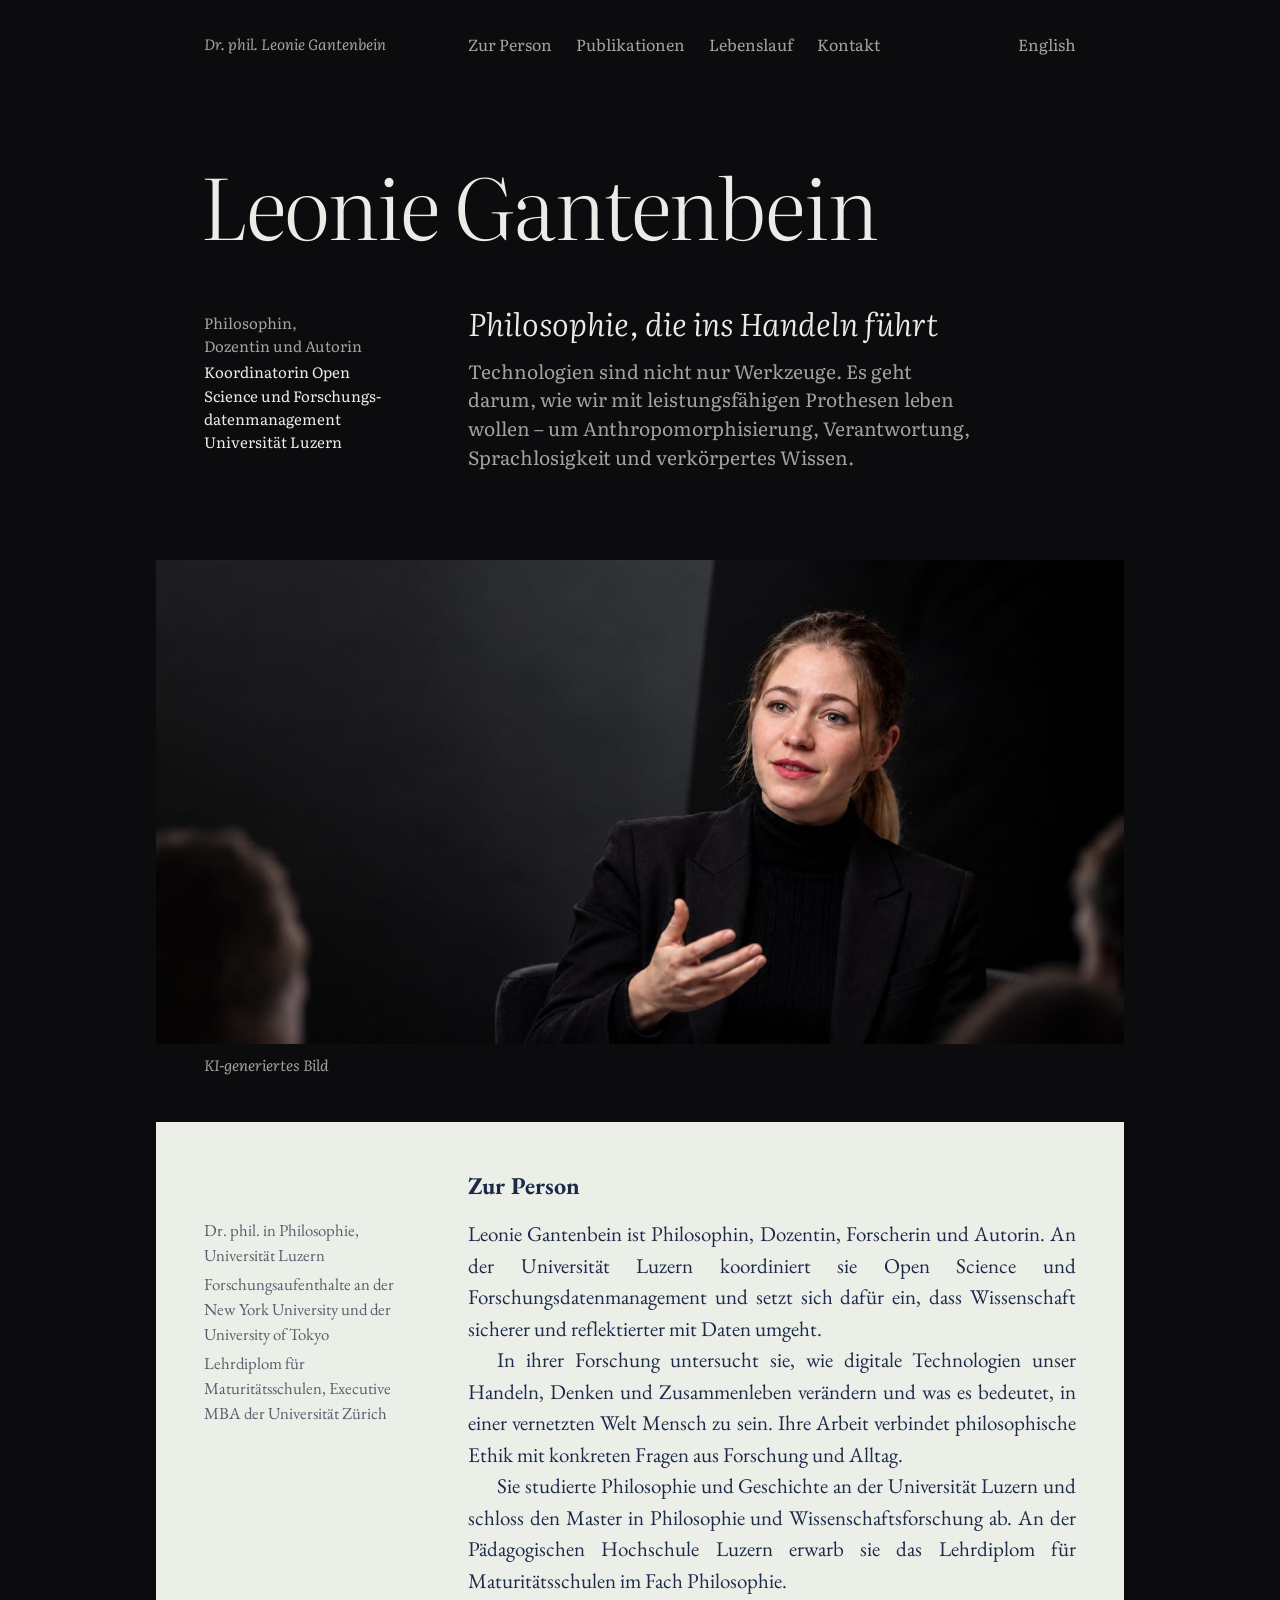
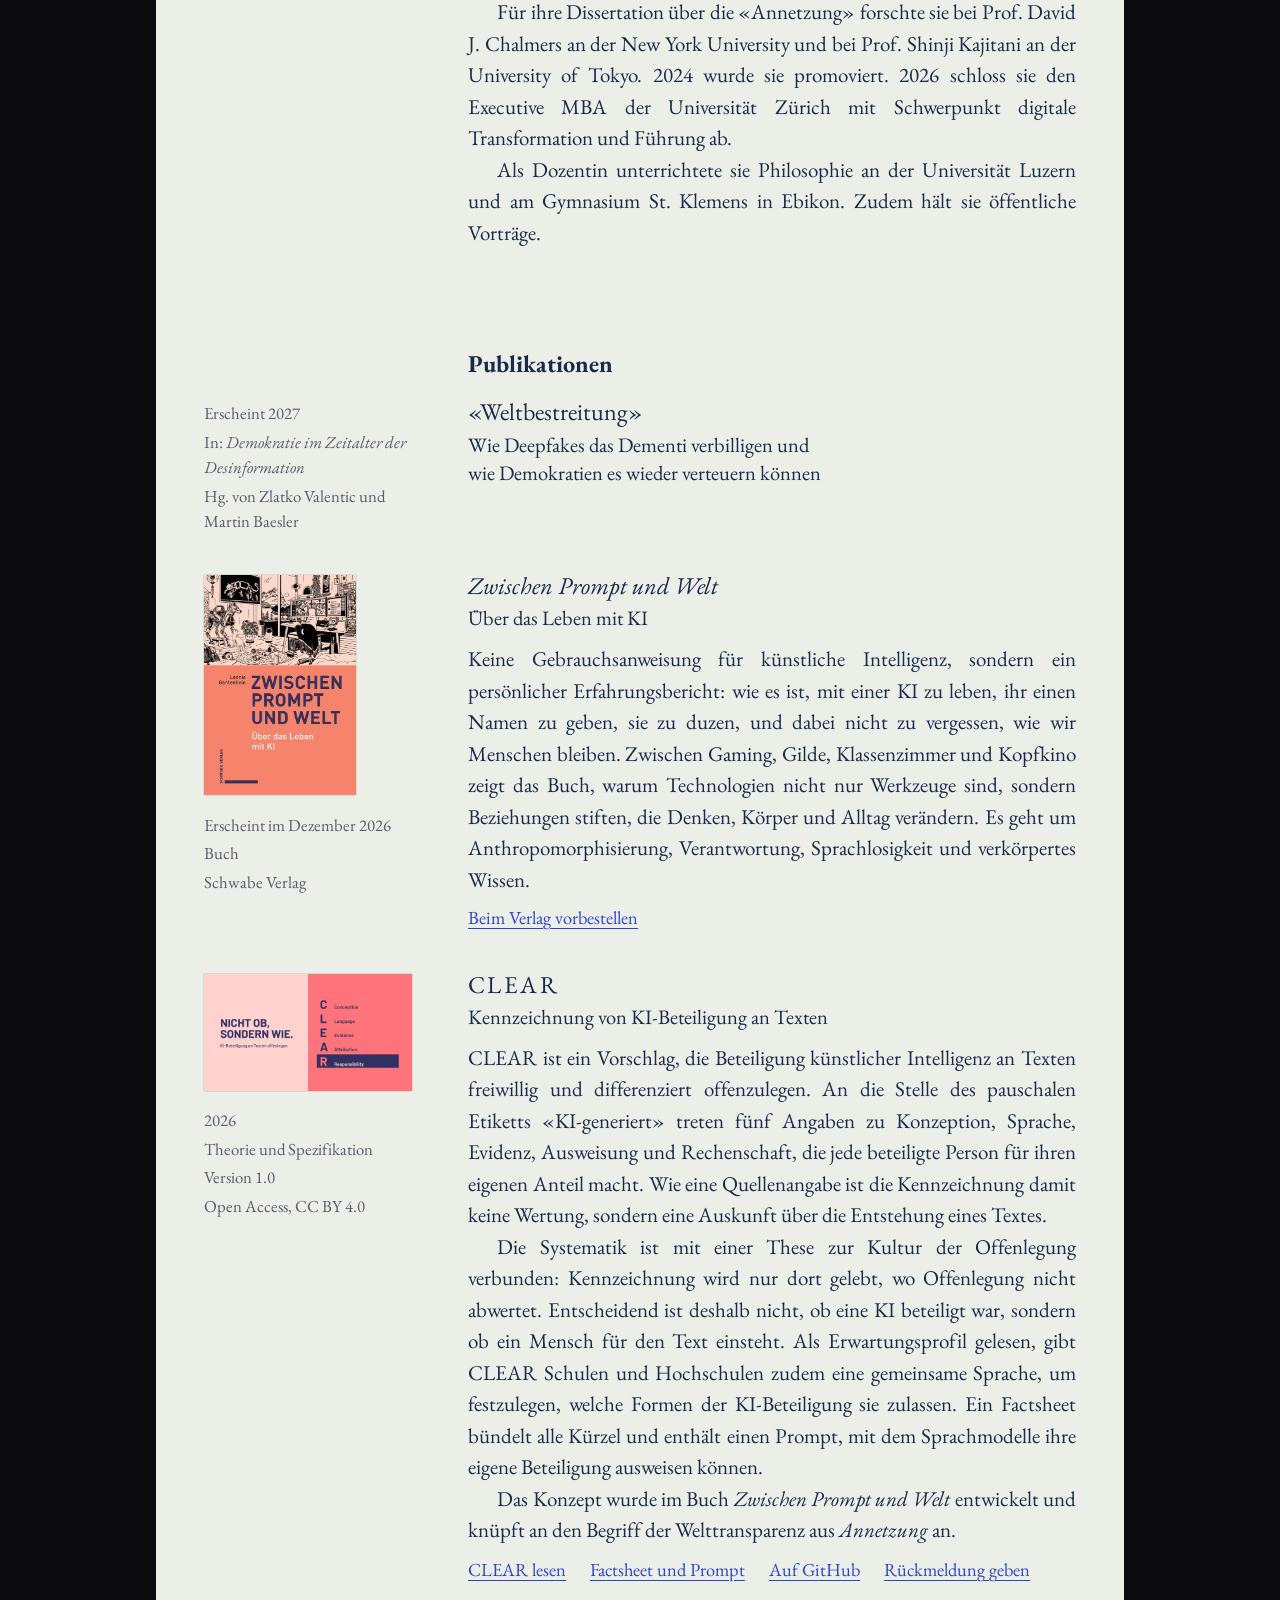
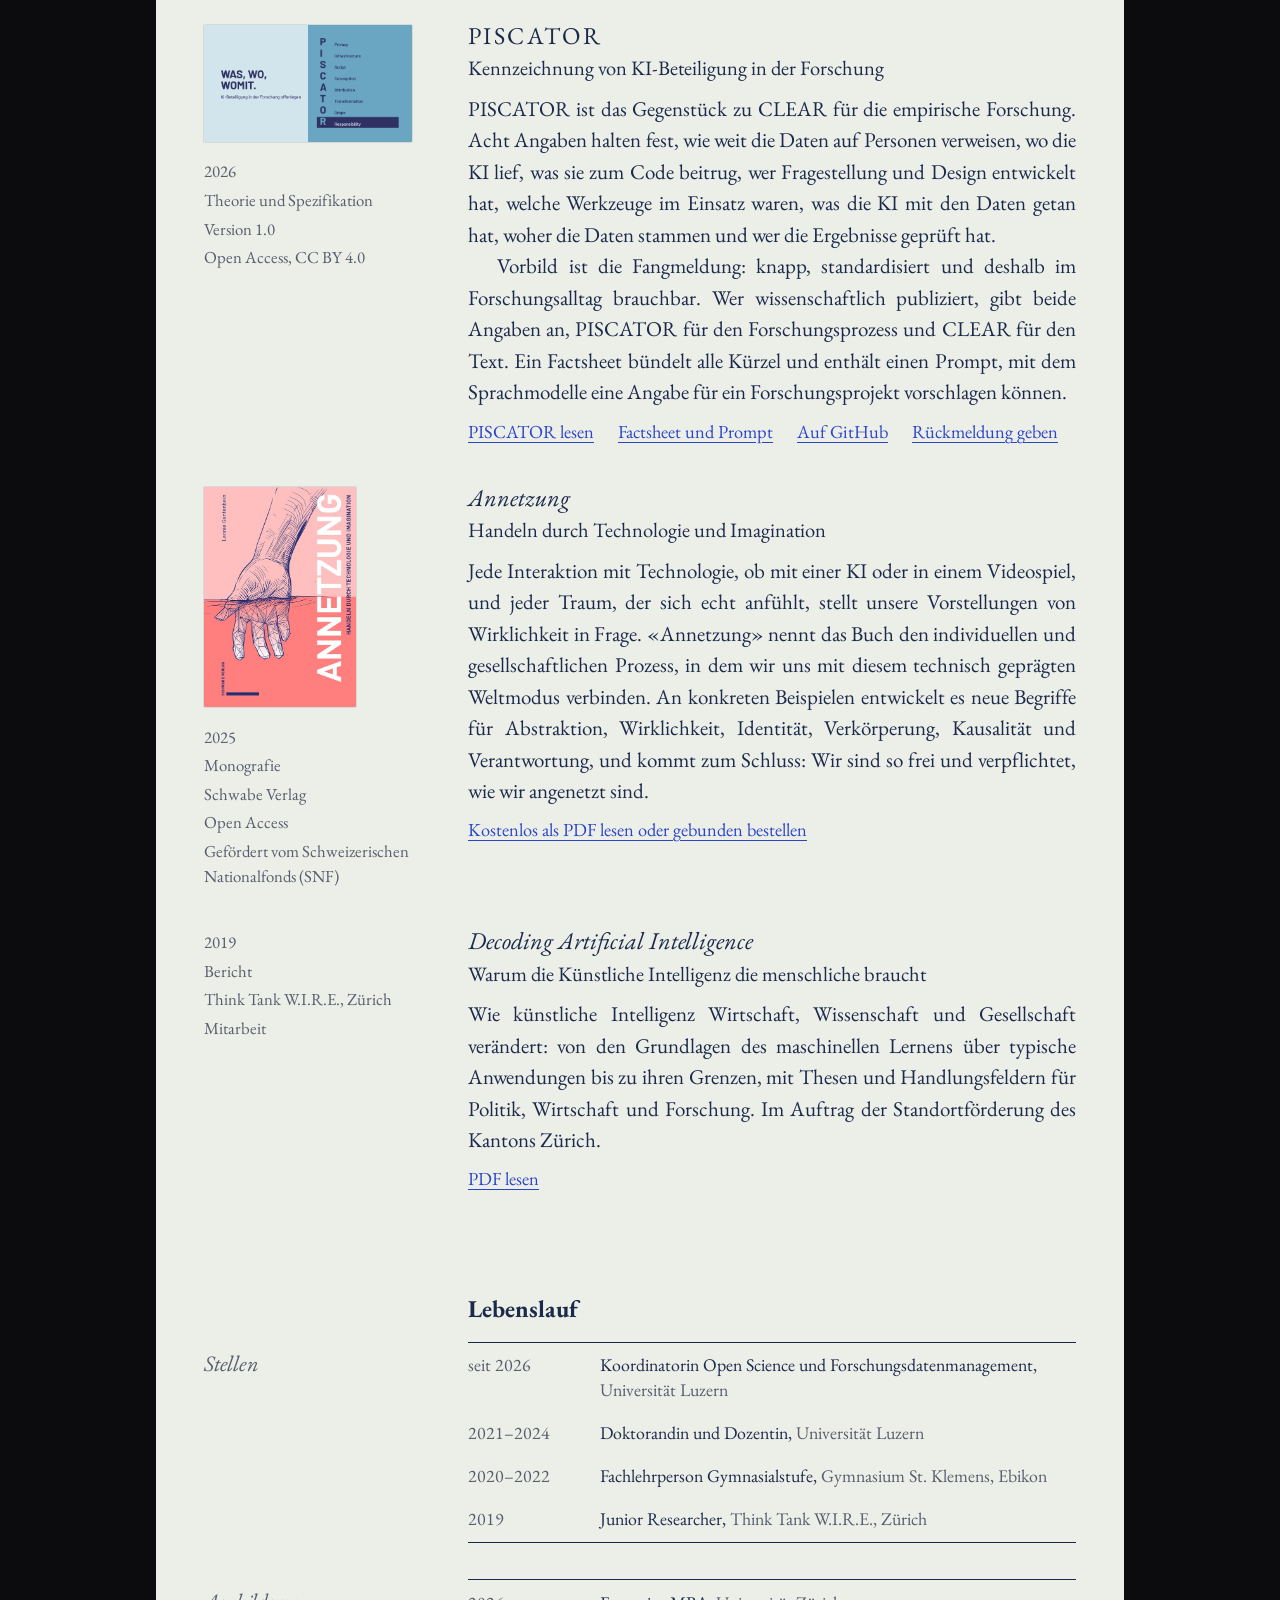
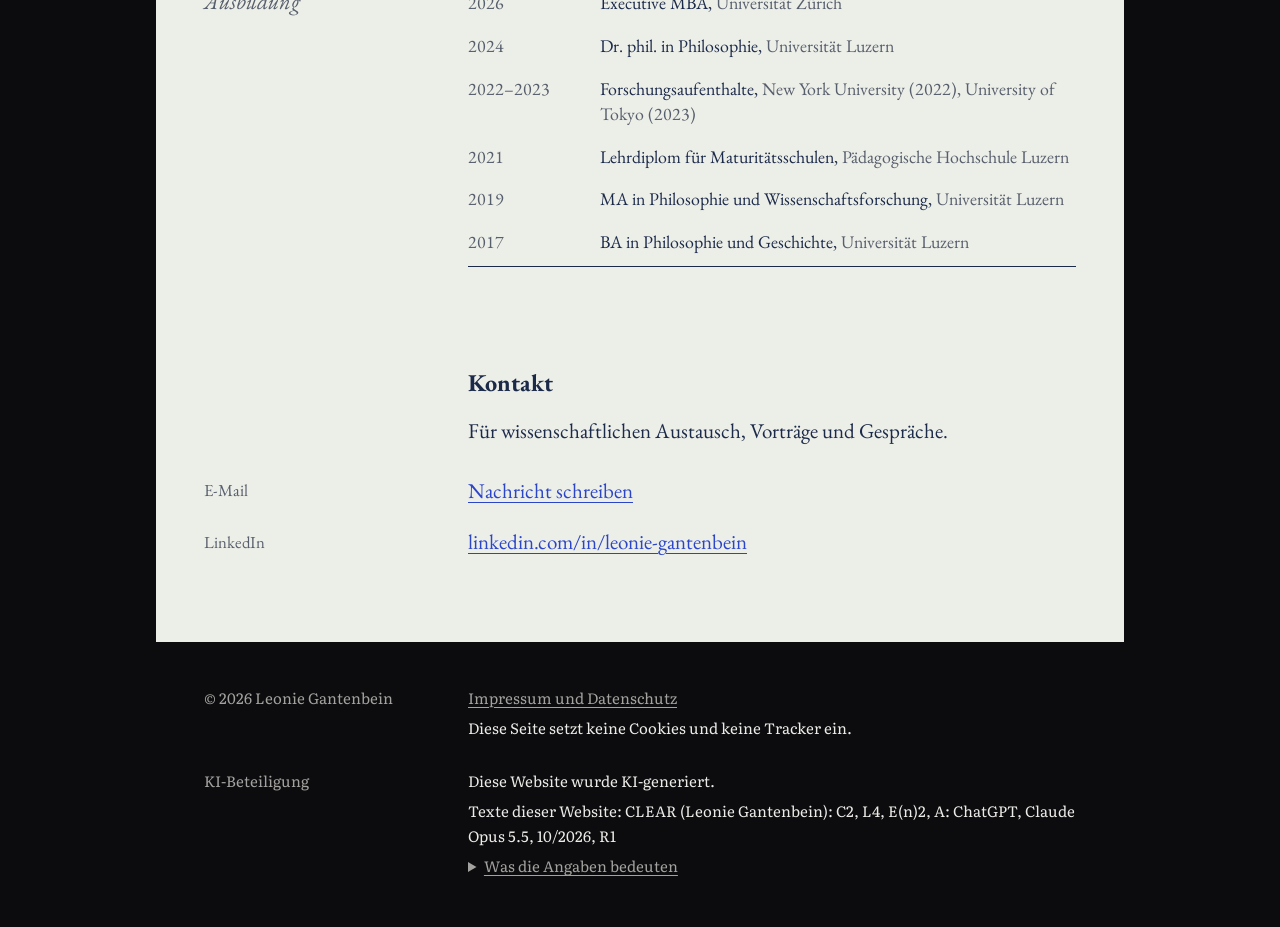
<file: index.html>
<!doctype html>
<html lang="de">
<head>
  <meta charset="utf-8">
  <meta name="viewport" content="width=device-width, initial-scale=1">

  <title>Leonie Gantenbein – Philosophin, Dozentin und Autorin</title>
  <meta name="description" content="Leonie Gantenbein, Philosophin, Dozentin und Autorin: philosophische Ethik, künstliche Intelligenz und digitales Leben.">

  <meta property="og:type" content="website">
  <meta property="og:title" content="Leonie Gantenbein – Philosophin, Dozentin und Autorin">
  <meta property="og:description" content="Philosophische Ethik, künstliche Intelligenz und digitales Leben.">

  <link rel="canonical" href="https://leoniegantenbein.github.io/">
  <link rel="alternate" hreflang="de" href="https://leoniegantenbein.github.io/">
  <link rel="alternate" hreflang="en" href="https://leoniegantenbein.github.io/en/">

  <link rel="icon" href="data:image/svg+xml,%3Csvg xmlns='http://www.w3.org/2000/svg' viewBox='0 0 64 64'%3E%3Crect width='64' height='64' rx='10' fill='%231c2a4a'/%3E%3Ctext x='32' y='45' font-family='Georgia,serif' font-style='italic' font-size='38' text-anchor='middle' fill='%23eceee8'%3EL%3C/text%3E%3C/svg%3E">
  <link rel="preload" href="fonts/literata-latin-standard-normal.woff2" as="font" type="font/woff2" crossorigin>
  <link rel="stylesheet" href="style.css">

  <script type="application/ld+json">
{
  "@context": "https://schema.org",
  "@graph": [
    {
      "@type": "Person",
      "@id": "https://leoniegantenbein.github.io/#person",
      "name": "Leonie Gantenbein",
      "honorificPrefix": "Dr. phil.",
      "url": "https://leoniegantenbein.github.io/",
      "description": "Philosophin, Dozentin und Autorin",
      "jobTitle": "Koordinatorin Open Science und Forschungsdatenmanagement",
      "worksFor": {
        "@type": "CollegeOrUniversity",
        "name": "Universität Luzern",
        "url": "https://www.unilu.ch"
      },
      "alumniOf": [
        {
          "@type": "CollegeOrUniversity",
          "name": "Universität Luzern"
        },
        {
          "@type": "CollegeOrUniversity",
          "name": "Universität Zürich"
        }
      ],
      "knowsAbout": [
        "Philosophie",
        "Philosophie der künstlichen Intelligenz",
        "Technikethik",
        "Philosophie des Geistes",
        "Annetzung",
        "Open Science"
      ],
      "sameAs": [
        "https://www.linkedin.com/in/leonie-gantenbein",
        "https://github.com/LeonieGantenbein"
      ]
    },
    {
      "@type": "Book",
      "name": "Annetzung. Handeln durch Technologie und Imagination",
      "author": {
        "@id": "https://leoniegantenbein.github.io/#person"
      },
      "publisher": {
        "@type": "Organization",
        "name": "Schwabe Verlag"
      },
      "datePublished": "2025-09-08",
      "inLanguage": "de",
      "isbn": "978-3-7965-5359-2",
      "numberOfPages": 386,
      "isAccessibleForFree": true,
      "url": "https://www.schwabe.ch/produkt/leonie-gantenbein-annetzung-9783796553592-t-13449",
      "sameAs": [
        "https://doi.org/10.24894/978-3-7965-5360-8"
      ],
      "funder": {
        "@type": "Organization",
        "name": "Schweizerischer Nationalfonds (SNF)",
        "url": "https://www.snf.ch"
      }
    },
    {
      "@type": "Book",
      "name": "Zwischen Prompt und Welt. Über das Leben mit KI",
      "author": {
        "@id": "https://leoniegantenbein.github.io/#person"
      },
      "publisher": {
        "@type": "Organization",
        "name": "Schwabe Verlag"
      },
      "datePublished": "2026-12-14",
      "inLanguage": "de",
      "isbn": "978-3-7965-5632-6",
      "numberOfPages": 160,
      "url": "https://www.schwabe.ch/produkt/leonie-gantenbein-zwischen-prompt-und-welt-9783796556326-t-20563"
    },
    {
      "@type": "CreativeWork",
      "@id": "https://leoniegantenbein.github.io/clear.html#clear",
      "name": "CLEAR – Kennzeichnung von KI-Beteiligung an Texten",
      "url": "https://leoniegantenbein.github.io/clear.html",
      "author": {
        "@id": "https://leoniegantenbein.github.io/#person"
      },
      "license": "https://creativecommons.org/licenses/by/4.0/",
      "sameAs": [
        "https://doi.org/10.5281/zenodo.24372561"
      ],
      "identifier": {
        "@type": "PropertyValue",
        "propertyID": "DOI",
        "value": "10.5281/zenodo.24372561"
      }
    },
    {
      "@type": "CreativeWork",
      "@id": "https://leoniegantenbein.github.io/piscator.html#piscator",
      "name": "PISCATOR – Kennzeichnung von KI-Beteiligung in der Forschung",
      "url": "https://leoniegantenbein.github.io/piscator.html",
      "author": {
        "@id": "https://leoniegantenbein.github.io/#person"
      },
      "license": "https://creativecommons.org/licenses/by/4.0/",
      "sameAs": [
        "https://doi.org/10.5281/zenodo.24372962"
      ],
      "identifier": {
        "@type": "PropertyValue",
        "propertyID": "DOI",
        "value": "10.5281/zenodo.24372962"
      }
    },
    {
      "@type": "WebSite",
      "name": "Leonie Gantenbein",
      "url": "https://leoniegantenbein.github.io/",
      "inLanguage": [
        "de",
        "en"
      ],
      "author": {
        "@id": "https://leoniegantenbein.github.io/#person"
      }
    }
  ]
}
  </script>
</head>

<!--
  Die englische Fassung liegt in en/index.html. Wenn du etwas änderst, ändere es in beiden Dateien.

  So passt du die Seite an:
  Neue Titel ergänzt du, indem du einen ganzen <article> … </article>-Block
  kopierst und anpasst. Die Schritte stehen in der README.md.
-->

<body>
  <a class="skip-link" href="#inhalt">Zum Inhalt springen</a>

  <div class="seite">

    <header class="kopf raster nacht">
      <a class="kopf__name rand" href="#">Dr. phil. Leonie Gantenbein</a>
      <nav class="kopf__nav text" aria-label="Hauptnavigation">
        <ul>
          <li><a href="#zur-person">Zur Person</a></li>
          <li><a href="#publikationen">Publikationen</a></li>
          <li><a href="#lebenslauf">Lebenslauf</a></li>
          <li><a href="#kontakt">Kontakt</a></li>
          <li class="kopf__sprache"><a href="en/" lang="en" hreflang="en">English</a></li>
        </ul>
      </nav>
    </header>

    <main id="inhalt">

      <!-- Eröffnung -->
      <section class="eroeffnung nacht" aria-labelledby="name">
        <h1 class="eroeffnung__name" id="name">Leonie Gantenbein</h1>

        <div class="raster">
          <div class="eroeffnung__rolle rand">
            <p>Philosophin, Dozentin und Autorin</p>
            <p class="eroeffnung__stelle">Koordinatorin Open Science und Forschungs&shy;daten&shy;management</p>
            <p class="eroeffnung__stelle eroeffnung__ort">Universität Luzern</p>
          </div>
          <div class="text">
            <p class="leitsatz">Philosophie, die ins Handeln führt</p>
            <p class="leitsatz__zusatz">Technologien sind nicht nur Werkzeuge. Es geht darum, wie wir mit leistungsfähigen Prothesen leben wollen – um Anthropomorphisierung, Verantwortung, Sprachlosigkeit und verkörpertes Wissen.</p>
          </div>
        </div>
      </section>

      <!-- Bild austauschen: neue Datei unter demselben Namen hochladen.
           Ist das neue Bild kein KI-Bild, die Bildnotiz anpassen oder löschen. -->
      <figure class="bild nacht">
        <img class="bild__foto"
             src="leonie-gantenbein.jpg"
             srcset="leonie-gantenbein-800.jpg 800w, leonie-gantenbein.jpg 1600w"
             sizes="(max-width: 40rem) 100vw, 64rem"
             width="1600" height="900"
             alt="Leonie Gantenbein im Gespräch, vor dunklem Hintergrund">
        <figcaption class="bild__notiz">KI-generiertes Bild</figcaption>
      </figure>

      <div class="blatt">

      <!-- Zur Person -->
      <section class="abschnitt" id="zur-person" aria-labelledby="titel-zur-person">
        <div class="raster">
          <h2 class="abschnitt__titel text" id="titel-zur-person">Zur Person</h2>
        </div>

        <div class="raster">
          <aside class="rand" aria-label="Kurz gesagt">
            <p>Dr. phil. in Philosophie, Universität Luzern</p>
            <p>Forschungsaufenthalte an der New York University und der University of Tokyo</p>
            <p>Lehrdiplom für Maturitätsschulen, Executive MBA der Universität Zürich</p>
          </aside>
          <div class="text prosa">
            <p>Leonie Gantenbein ist Philosophin, Dozentin, Forscherin und Autorin. An der Universität Luzern koordiniert sie Open Science und Forschungsdatenmanagement und setzt sich dafür ein, dass Wissenschaft sicherer und reflektierter mit Daten umgeht.</p>
            <p>In ihrer Forschung untersucht sie, wie digitale Technologien unser Handeln, Denken und Zusammenleben verändern und was es bedeutet, in einer vernetzten Welt Mensch zu sein. Ihre Arbeit verbindet philosophische Ethik mit konkreten Fragen aus Forschung und Alltag.</p>
            <p>Sie studierte Philosophie und Geschichte an der Universität Luzern und schloss den Master in Philosophie und Wissenschaftsforschung ab. An der Pädagogischen Hochschule Luzern erwarb sie das Lehrdiplom für Maturitätsschulen im Fach Philosophie.</p>
            <p>Für ihre Dissertation über die «Annetzung» forschte sie bei Prof. David J. Chalmers an der New York University und bei Prof. Shinji Kajitani an der University of Tokyo. 2024 wurde sie promoviert. 2026 schloss sie den Executive MBA der Universität Zürich mit Schwerpunkt digitale Transformation und Führung ab.</p>
            <p>Als Dozentin unterrichtete sie Philosophie an der Universität Luzern und am Gymnasium St. Klemens in Ebikon. Zudem hält sie öffentliche Vorträge.</p>
          </div>
        </div>
      </section>

      <!-- Publikationen, die neueste zuoberst -->
      <section class="abschnitt" id="publikationen" aria-labelledby="titel-publikationen">
        <div class="raster">
          <h2 class="abschnitt__titel text" id="titel-publikationen">Publikationen</h2>
        </div>

        <article class="eintrag raster" id="weltbestreitung">
          <div class="rand">
            <p>Erscheint 2027</p>
            <p>In: <cite>Demokratie im Zeitalter der Desinformation</cite></p>
            <p>Hg. von Zlatko Valentic und Martin Baesler</p>
          </div>
          <div class="text">
            <h3 class="eintrag__titel">
              «Weltbestreitung»
              <span class="eintrag__untertitel">Wie Deepfakes das Dementi verbilligen und wie Demokratien es wieder verteuern können</span>
            </h3>
          </div>
        </article>

        <!-- Sobald das Buch erschienen ist (14. Dezember 2026):
             «Erscheint im Dezember 2026» durch «2026» ersetzen und «Beim Verlag vorbestellen»
             durch «Beim Verlag bestellen».
             Cover austauschen: neue Datei unter demselben Namen hochladen (Hochformat). -->
        <article class="eintrag raster" id="zwischen-prompt-und-welt">
          <div class="rand">
            <a class="cover" href="https://www.schwabe.ch/produkt/leonie-gantenbein-zwischen-prompt-und-welt-9783796556326-t-20563" tabindex="-1" aria-hidden="true">
              <img src="cover-zwischen-prompt-und-welt.jpg" width="480" height="695" loading="lazy"
                   alt="Cover von «Zwischen Prompt und Welt»">
            </a>
            <p>Erscheint im Dezember 2026</p>
            <p>Buch</p>
            <p>Schwabe Verlag</p>
          </div>
          <div class="text">
            <h3 class="eintrag__titel">
              <cite>Zwischen Prompt und Welt <span class="eintrag__untertitel">Über das Leben mit KI</span></cite>
            </h3>
            <p class="eintrag__text">Keine Gebrauchsanweisung für künstliche Intelligenz, sondern ein persönlicher Erfahrungsbericht: wie es ist, mit einer KI zu leben, ihr einen Namen zu geben, sie zu duzen, und dabei nicht zu vergessen, wie wir Menschen bleiben. Zwischen Gaming, Gilde, Klassenzimmer und Kopfkino zeigt das Buch, warum Technologien nicht nur Werkzeuge sind, sondern Beziehungen stiften, die Denken, Körper und Alltag verändern. Es geht um Anthropomorphisierung, Verantwortung, Sprachlosigkeit und verkörpertes Wissen.</p>
            <a class="eintrag__link" href="https://www.schwabe.ch/produkt/leonie-gantenbein-zwischen-prompt-und-welt-9783796556326-t-20563">Beim Verlag vorbestellen</a>
          </div>
        </article>

        <!-- CLEAR-Bild austauschen: neue Datei unter demselben Namen hochladen (Querformat 16:9). -->
        <article class="eintrag raster" id="clear">
          <div class="rand">
            <a class="cover cover--quer" href="clear.html" tabindex="-1" aria-hidden="true">
              <img src="clear-bild.png" width="1280" height="720" loading="lazy"
                   alt="CLEAR: Conception, Language, Evidence, Attribution, Responsibility">
            </a>
            <p>2026</p>
            <p>Theorie und Spezifikation</p>
            <p>Version 1.0</p>
            <p>Open Access, CC BY 4.0</p>
          </div>
          <div class="text">
            <h3 class="eintrag__titel">
              <cite><span class="eigenname">CLEAR</span> <span class="eintrag__untertitel">Kennzeichnung von KI-Beteiligung an Texten</span></cite>
            </h3>
            <p class="eintrag__text"><span class="eigenname">CLEAR</span> ist ein Vorschlag, die Beteiligung künstlicher Intelligenz an Texten freiwillig und differenziert offenzulegen. An die Stelle des pauschalen Etiketts «KI-generiert» treten fünf Angaben zu Konzeption, Sprache, Evidenz, Ausweisung und Rechenschaft, die jede beteiligte Person für ihren eigenen Anteil macht. Wie eine Quellenangabe ist die Kennzeichnung damit keine Wertung, sondern eine Auskunft über die Entstehung eines Textes.</p>
            <p class="eintrag__text">Die Systematik ist mit einer These zur Kultur der Offenlegung verbunden: Kennzeichnung wird nur dort gelebt, wo Offenlegung nicht abwertet. Entscheidend ist deshalb nicht, ob eine KI beteiligt war, sondern ob ein Mensch für den Text einsteht. Als Erwartungsprofil gelesen, gibt <span class="eigenname">CLEAR</span> Schulen und Hochschulen zudem eine gemeinsame Sprache, um festzulegen, welche Formen der KI-Beteiligung sie zulassen. Ein Factsheet bündelt alle Kürzel und enthält einen Prompt, mit dem Sprachmodelle ihre eigene Beteiligung ausweisen können.</p>
            <p class="eintrag__text">Das Konzept wurde im Buch <cite>Zwischen Prompt und Welt</cite> entwickelt und knüpft an den Begriff der Welttransparenz aus <cite>Annetzung</cite> an.</p>
            <p class="eintrag__links">
              <a class="eintrag__link" href="clear.html"><span class="eigenname">CLEAR</span> lesen</a>
              <a class="eintrag__link" href="clear.html#factsheet">Factsheet und Prompt</a>
              <a class="eintrag__link" href="https://github.com/LeonieGantenbein/clear-kennzeichnung">Auf GitHub</a>
              <a class="eintrag__link" href="https://github.com/LeonieGantenbein/clear-kennzeichnung/issues">Rückmeldung geben</a>
            </p>
          </div>
        </article>

        <!-- PISCATOR-Bild austauschen: neue Datei unter demselben Namen hochladen (Querformat 16:9). -->
        <article class="eintrag raster" id="piscator">
          <div class="rand">
            <a class="cover cover--quer" href="piscator.html" tabindex="-1" aria-hidden="true">
              <img src="piscator-bild.png" width="1280" height="720" loading="lazy"
                   alt="PISCATOR: Privacy, Infrastructure, Script, Conception, Attribution, Transformation, Origin, Responsibility">
            </a>
            <p>2026</p>
            <p>Theorie und Spezifikation</p>
            <p>Version 1.0</p>
            <p>Open Access, CC BY 4.0</p>
          </div>
          <div class="text">
            <h3 class="eintrag__titel">
              <cite><span class="eigenname">PISCATOR</span> <span class="eintrag__untertitel">Kennzeichnung von KI-Beteiligung in der Forschung</span></cite>
            </h3>
            <p class="eintrag__text"><span class="eigenname">PISCATOR</span> ist das Gegenstück zu <span class="eigenname">CLEAR</span> für die empirische Forschung. Acht Angaben halten fest, wie weit die Daten auf Personen verweisen, wo die KI lief, was sie zum Code beitrug, wer Fragestellung und Design entwickelt hat, welche Werkzeuge im Einsatz waren, was die KI mit den Daten getan hat, woher die Daten stammen und wer die Ergebnisse geprüft hat.</p>
            <p class="eintrag__text">Vorbild ist die Fangmeldung: knapp, standardisiert und deshalb im Forschungsalltag brauchbar. Wer wissenschaftlich publiziert, gibt beide Angaben an, <span class="eigenname">PISCATOR</span> für den Forschungsprozess und <span class="eigenname">CLEAR</span> für den Text. Ein Factsheet bündelt alle Kürzel und enthält einen Prompt, mit dem Sprachmodelle eine Angabe für ein Forschungsprojekt vorschlagen können.</p>
            <p class="eintrag__links">
              <a class="eintrag__link" href="piscator.html"><span class="eigenname">PISCATOR</span> lesen</a>
              <a class="eintrag__link" href="piscator.html#factsheet">Factsheet und Prompt</a>
              <a class="eintrag__link" href="https://github.com/LeonieGantenbein/piscator-kennzeichnung">Auf GitHub</a>
              <a class="eintrag__link" href="https://github.com/LeonieGantenbein/piscator-kennzeichnung/issues">Rückmeldung geben</a>
            </p>
          </div>
        </article>

        <article class="eintrag raster" id="annetzung">
          <div class="rand">
            <a class="cover" href="https://www.schwabe.ch/produkt/leonie-gantenbein-annetzung-9783796553592-t-13449" tabindex="-1" aria-hidden="true">
              <img src="cover-annetzung.jpg" width="480" height="695" loading="lazy"
                   alt="Cover von «Annetzung»">
            </a>
            <p>2025</p>
            <p>Monografie</p>
            <p>Schwabe Verlag</p>
            <p>Open Access</p>
            <p>Gefördert vom Schweizerischen Nationalfonds (SNF)</p>
          </div>
          <div class="text">
            <h3 class="eintrag__titel">
              <cite>Annetzung <span class="eintrag__untertitel">Handeln durch Technologie und Imagination</span></cite>
            </h3>
            <p class="eintrag__text">Jede Interaktion mit Technologie, ob mit einer KI oder in einem Videospiel, und jeder Traum, der sich echt anfühlt, stellt unsere Vorstellungen von Wirklichkeit in Frage. «Annetzung» nennt das Buch den individuellen und gesellschaftlichen Prozess, in dem wir uns mit diesem technisch geprägten Weltmodus verbinden. An konkreten Beispielen entwickelt es neue Begriffe für Abstraktion, Wirklichkeit, Identität, Verkörperung, Kausalität und Verantwortung, und kommt zum Schluss: Wir sind so frei und verpflichtet, wie wir angenetzt sind.</p>
            <a class="eintrag__link" href="https://www.schwabe.ch/produkt/leonie-gantenbein-annetzung-9783796553592-t-13449">Kostenlos als PDF lesen oder gebunden bestellen</a>
          </div>
        </article>

        <article class="eintrag raster" id="decoding-ai">
          <div class="rand">
            <p>2019</p>
            <p>Bericht</p>
            <p>Think Tank W.I.R.E., Zürich</p>
            <p>Mitarbeit</p>
          </div>
          <div class="text">
            <h3 class="eintrag__titel">
              <cite>Decoding Artificial Intelligence <span class="eintrag__untertitel">Warum die Künstliche Intelligenz die menschliche braucht</span></cite>
            </h3>
            <p class="eintrag__text">Wie künstliche Intelligenz Wirtschaft, Wissenschaft und Gesellschaft verändert: von den Grundlagen des maschinellen Lernens über typische Anwendungen bis zu ihren Grenzen, mit Thesen und Handlungsfeldern für Politik, Wirtschaft und Forschung. Im Auftrag der Standortförderung des Kantons Zürich.</p>
            <a class="eintrag__link" href="https://www.thewire.ch/data/files/Decoding_Artifical_Intelligence_W.I.R.E._2020.pdf">PDF lesen</a>
          </div>
        </article>
      </section>

      <!-- Lebenslauf (gekürzt). Neuer Eintrag: einen <li>…</li>-Block kopieren und oben einfügen. -->
      <section class="abschnitt" id="lebenslauf" aria-labelledby="titel-lebenslauf">
        <div class="raster">
          <h2 class="abschnitt__titel text" id="titel-lebenslauf">Lebenslauf</h2>
        </div>

        <div class="cv raster">
          <h3 class="cv__titel rand">Stellen</h3>
          <ol class="cv__liste text">
            <li>
              <span class="cv__zeit">seit 2026</span>
              <span class="cv__eintrag"><span class="cv__was">Koordinatorin Open Science und Forschungsdatenmanagement</span><span class="cv__komma">, </span><span class="cv__wo">Universität Luzern</span></span>
            </li>
            <li>
              <span class="cv__zeit">2021–2024</span>
              <span class="cv__eintrag"><span class="cv__was">Doktorandin und Dozentin</span><span class="cv__komma">, </span><span class="cv__wo">Universität Luzern</span></span>
            </li>
            <li>
              <span class="cv__zeit">2020–2022</span>
              <span class="cv__eintrag"><span class="cv__was">Fachlehrperson Gymnasialstufe</span><span class="cv__komma">, </span><span class="cv__wo">Gymnasium St. Klemens, Ebikon</span></span>
            </li>
            <li>
              <span class="cv__zeit">2019</span>
              <span class="cv__eintrag"><span class="cv__was">Junior Researcher</span><span class="cv__komma">, </span><span class="cv__wo">Think Tank W.I.R.E., Zürich</span></span>
            </li>
          </ol>
        </div>

        <div class="cv raster">
          <h3 class="cv__titel rand">Ausbildung</h3>
          <ol class="cv__liste text">
            <li>
              <span class="cv__zeit">2026</span>
              <span class="cv__eintrag"><span class="cv__was">Executive MBA</span><span class="cv__komma">, </span><span class="cv__wo">Universität Zürich</span></span>
            </li>
            <li>
              <span class="cv__zeit">2024</span>
              <span class="cv__eintrag"><span class="cv__was">Dr. phil. in Philosophie</span><span class="cv__komma">, </span><span class="cv__wo">Universität Luzern</span></span>
            </li>
            <li>
              <span class="cv__zeit">2022–2023</span>
              <span class="cv__eintrag"><span class="cv__was">Forschungsaufenthalte</span><span class="cv__komma">, </span><span class="cv__wo">New York University (2022), University of Tokyo (2023)</span></span>
            </li>
            <li>
              <span class="cv__zeit">2021</span>
              <span class="cv__eintrag"><span class="cv__was">Lehrdiplom für Maturitätsschulen</span><span class="cv__komma">, </span><span class="cv__wo">Pädagogische Hochschule Luzern</span></span>
            </li>
            <li>
              <span class="cv__zeit">2019</span>
              <span class="cv__eintrag"><span class="cv__was">MA in Philosophie und Wissenschaftsforschung</span><span class="cv__komma">, </span><span class="cv__wo">Universität Luzern</span></span>
            </li>
            <li>
              <span class="cv__zeit">2017</span>
              <span class="cv__eintrag"><span class="cv__was">BA in Philosophie und Geschichte</span><span class="cv__komma">, </span><span class="cv__wo">Universität Luzern</span></span>
            </li>
          </ol>
        </div>
      </section>

      <!-- Kontakt -->
      <section class="abschnitt" id="kontakt" aria-labelledby="titel-kontakt">
        <div class="raster">
          <h2 class="abschnitt__titel text" id="titel-kontakt">Kontakt</h2>
        </div>
        <div class="raster">
          <p class="text kontakt__einleitung">Für wissenschaftlichen Austausch, Vorträge und Gespräche.</p>
        </div>

        <!-- Die E-Mail-Adresse steht nicht als Text auf der Seite. Sie wird erst beim Klick
             zusammengesetzt, aus den rückwärts geschriebenen Teilen in data-name und data-ort.
             Adresse ändern: beide Teile rückwärts eintragen. -->
        <dl>
          <div class="kontakt raster">
            <dt class="rand">E-Mail</dt>
            <dd class="text"><a class="mail-link" href="#kontakt" data-name="sihtam.einoel" data-ort="hc.niweulb">Nachricht schreiben</a></dd>
          </div>
          <div class="kontakt raster">
            <dt class="rand">LinkedIn</dt>
            <dd class="text"><a href="https://www.linkedin.com/in/leonie-gantenbein">linkedin.com/in/leonie-gantenbein</a></dd>
          </div>
        </dl>
      </section>

      </div><!-- /blatt -->

    </main>

    <footer class="fuss raster nacht">
      <p class="rand">© 2026 Leonie Gantenbein</p>
      <div class="text">
        <p><a href="impressum.html">Impressum und Datenschutz</a></p>
        <p>Diese Seite setzt keine Cookies und keine Tracker ein.</p>
      </div>

      <!-- CLEAR-Kennzeichnung der Website-Texte.
           Bei späteren Änderungen mit KI: Modelle und Zeitraum bei A ergänzen
           und R erst wieder setzen, wenn alles geprüft ist. -->
      <p class="rand">KI-Beteiligung</p>
      <div class="text clear-angabe">
        <p class="clear-angabe__hinweis">Diese Website wurde KI-generiert.</p>
        <p class="clear-angabe__zeile">Texte dieser Website: CLEAR (Leonie Gantenbein): C2, L4, E(n)2, A: ChatGPT, Claude Opus 5.5, 10/2026, R1</p>
        <details>
          <summary>Was die Angaben bedeuten</summary>
          <dl class="clear-angabe__liste">
            <div>
              <dt>C2</dt>
              <dd>Einzelne inhaltliche Teile hat eine KI ausgearbeitet, etwa die Beschreibungen der Publikationen. Die Gedanken stammen aus Leonie Gantenbeins eigenen Texten.</dd>
            </div>
            <div>
              <dt>L4</dt>
              <dd>Die KI hat die Texte aus Leonie Gantenbeins Vorgaben und Unterlagen ausformuliert.</dd>
            </div>
            <div>
              <dt>E(n)2</dt>
              <dd>Die KI hat ihre Bücher und Manuskripte, zum Teil unveröffentlicht, gelesen und zusammengefasst. Die Beschreibungen beruhen auf diesen Zusammenfassungen.</dd>
            </div>
            <div>
              <dt>A</dt>
              <dd>ChatGPT für einen ersten Entwurf, Claude Opus 5.5 für die heutige Fassung, Oktober 2026.</dd>
            </div>
            <div>
              <dt>R1</dt>
              <dd>Leonie Gantenbein hat alle Texte vollständig geprüft und verantwortet sie.</dd>
            </div>
          </dl>
          <p>Gestaltung und Programmierung der Seite stammen von Claude Opus 5.5; für Code sieht CLEAR noch keine eigenen Stufen vor. Das Bild unter «Zur Person» ist KI-generiert. Mehr zur Kennzeichnung: <a href="#clear">CLEAR</a>.</p>
        </details>
      </div>
    </footer>

  </div>

  <script src="mail.js"></script>
</body>
</html>
</file>
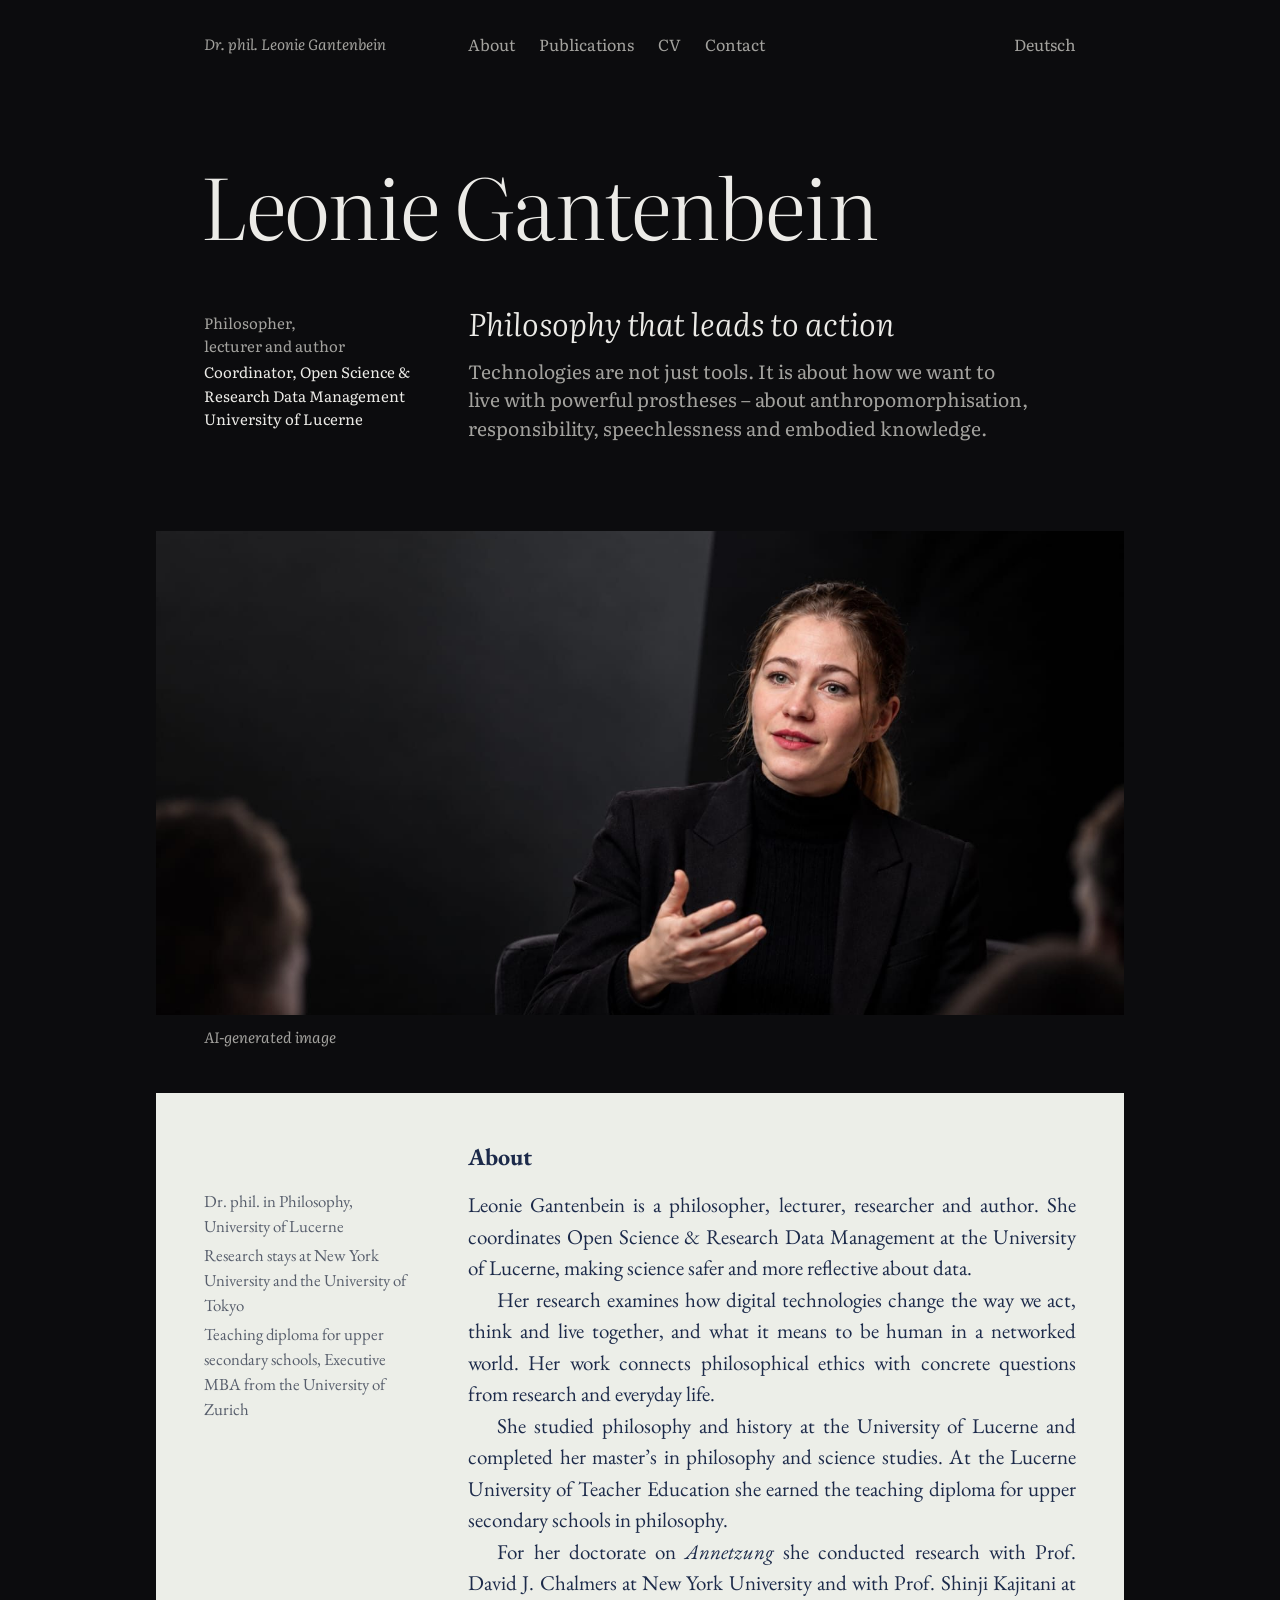
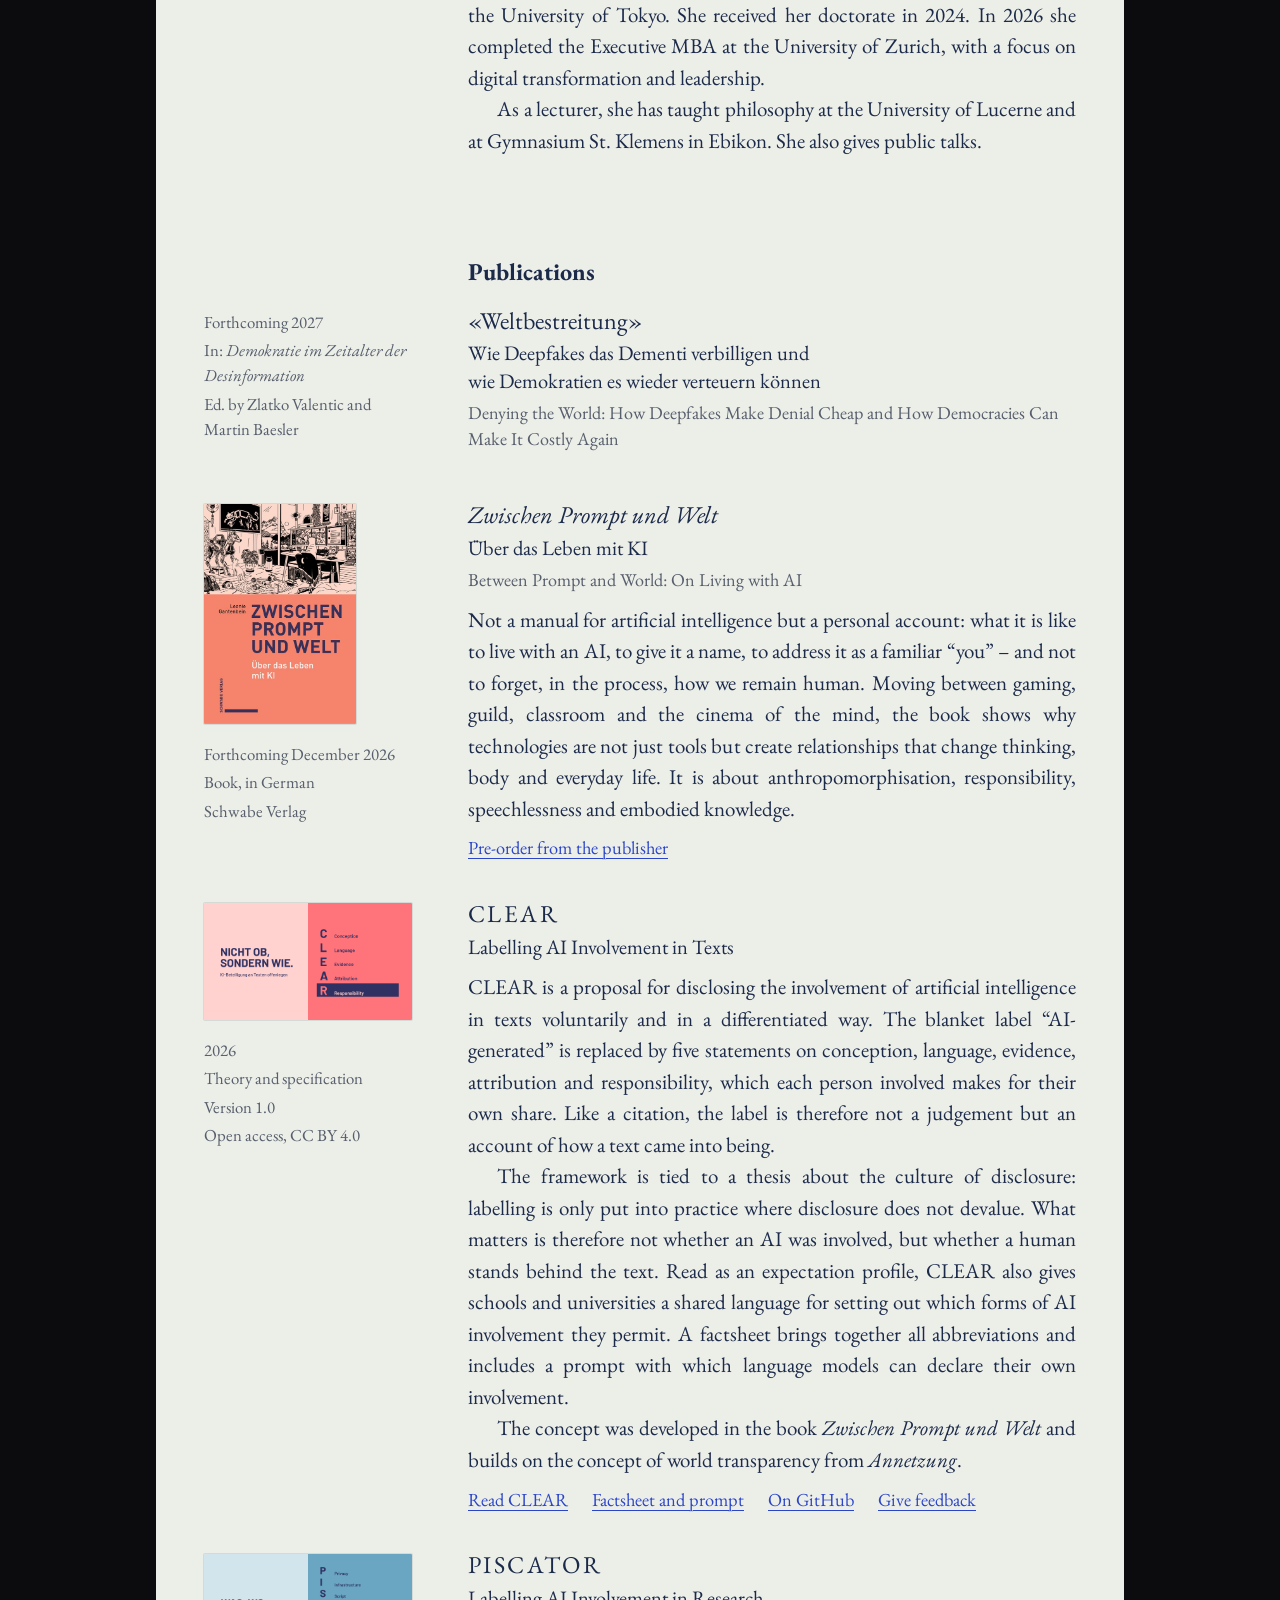
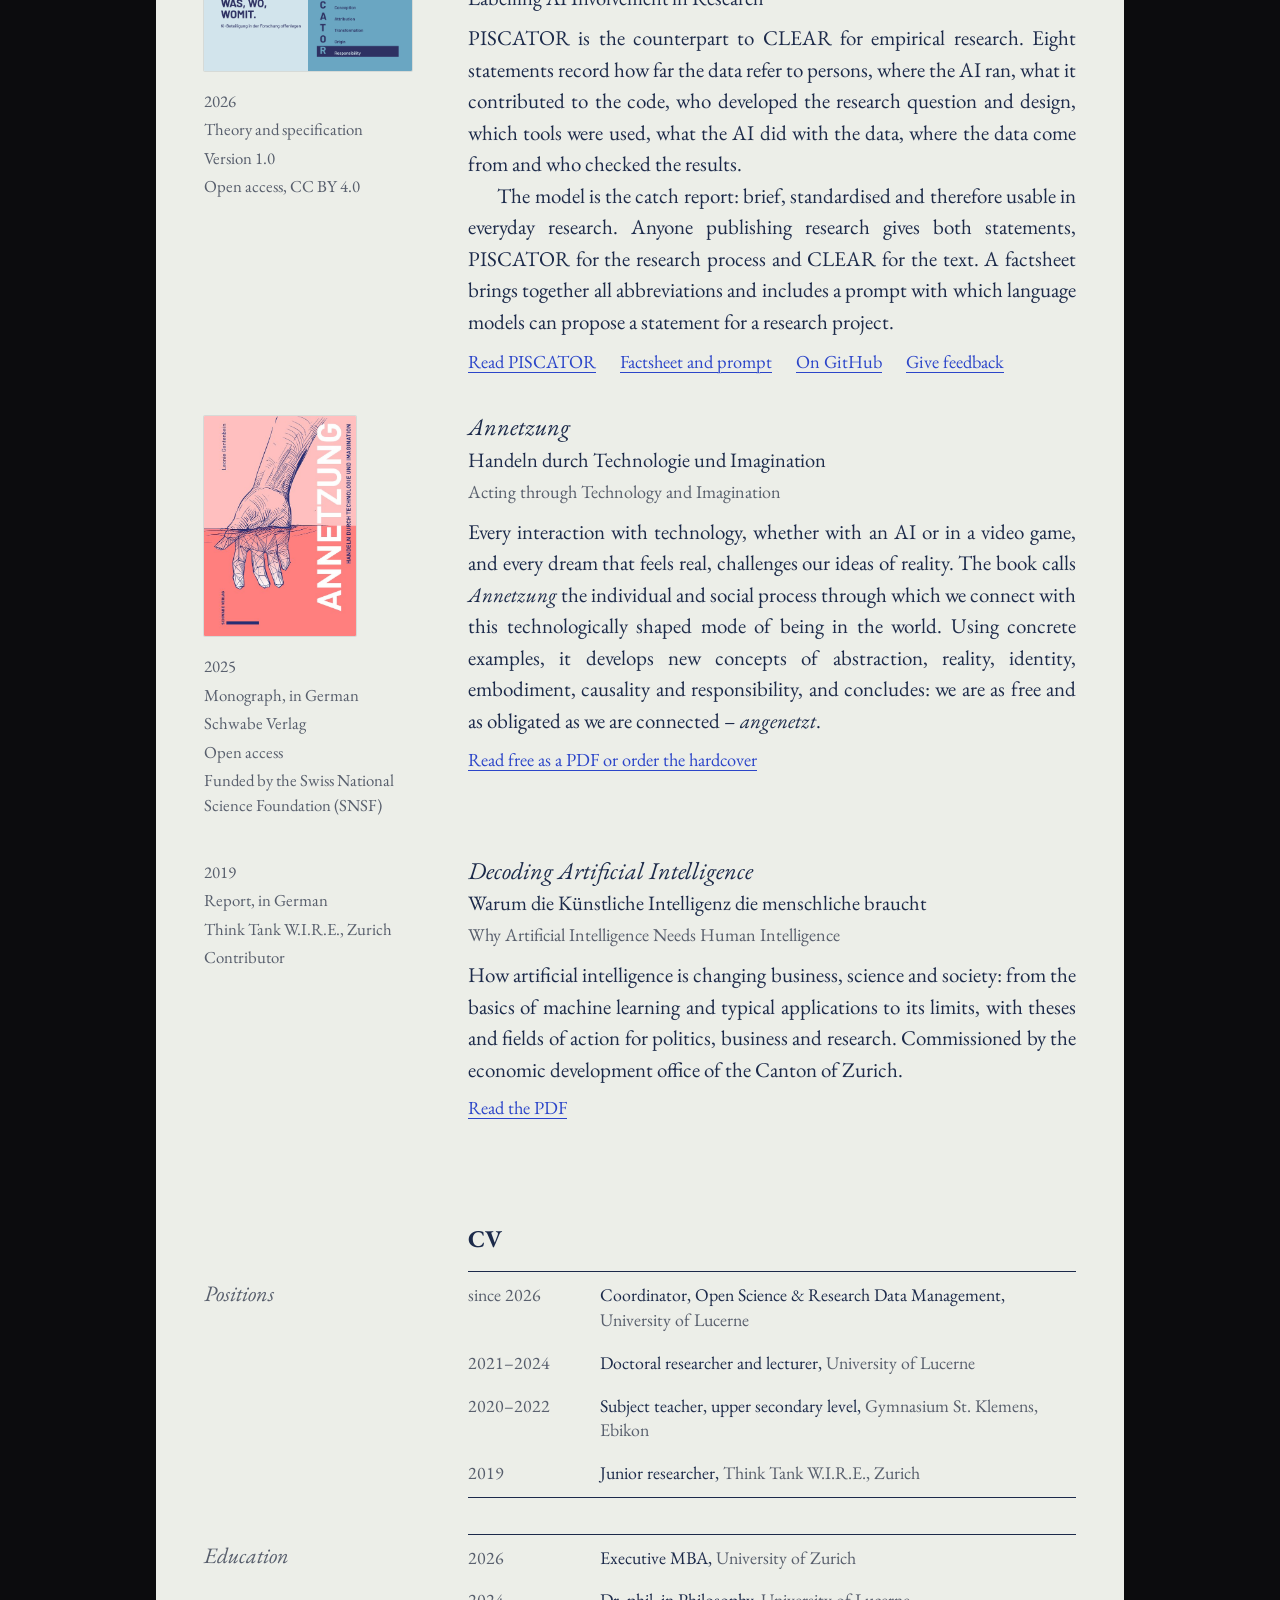
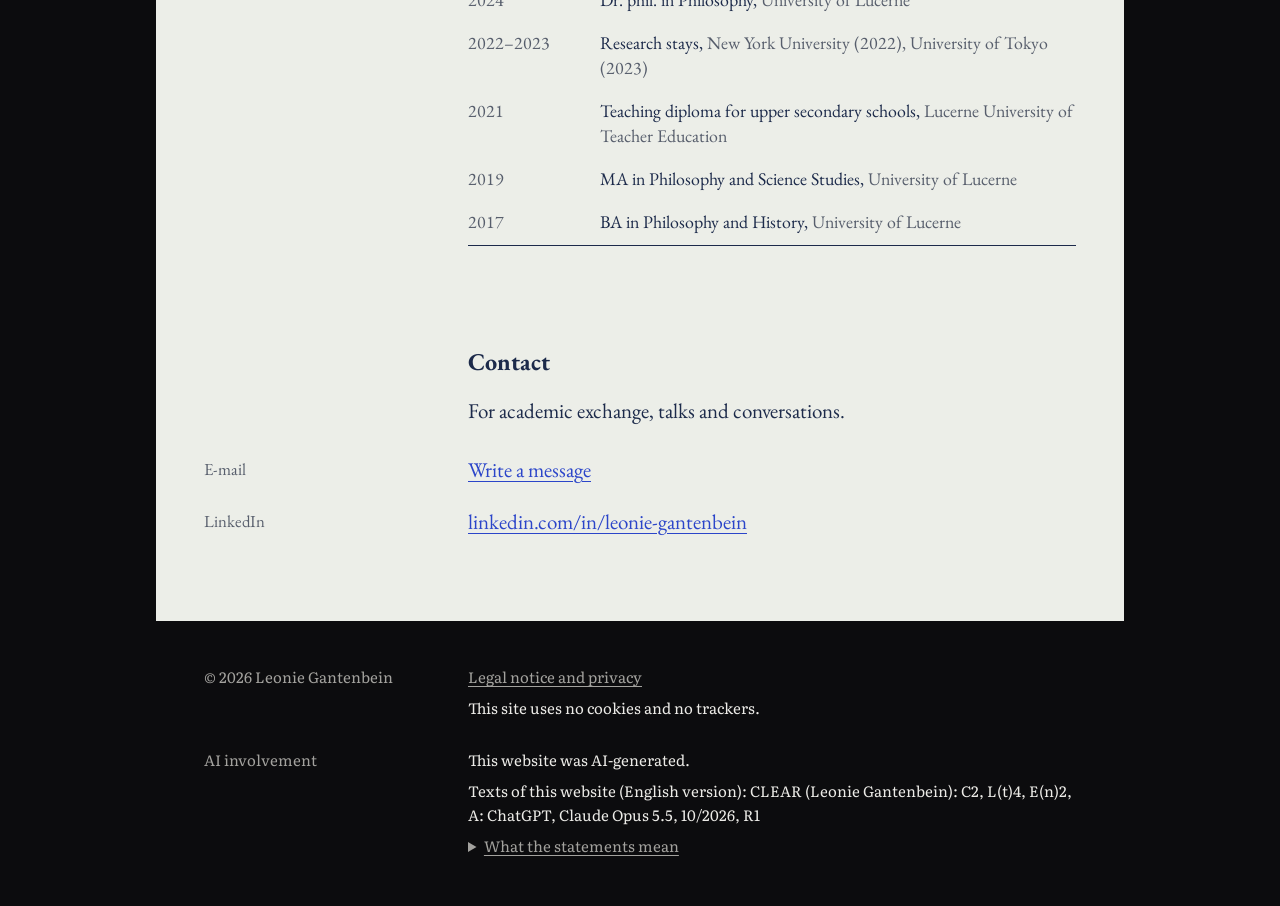
<file: en/index.html>
<!doctype html>
<html lang="en">
<head>
  <meta charset="utf-8">
  <meta name="viewport" content="width=device-width, initial-scale=1">

  <title>Leonie Gantenbein – Philosopher, Lecturer and Author</title>
  <meta name="description" content="Leonie Gantenbein, philosopher, lecturer and author: philosophical ethics, artificial intelligence and digital life.">

  <meta property="og:type" content="website">
  <meta property="og:title" content="Leonie Gantenbein – Philosopher, Lecturer and Author">
  <meta property="og:description" content="Philosophical ethics, artificial intelligence and digital life.">

  <link rel="canonical" href="https://leoniegantenbein.github.io/en/">
  <link rel="alternate" hreflang="de" href="https://leoniegantenbein.github.io/">
  <link rel="alternate" hreflang="en" href="https://leoniegantenbein.github.io/en/">

  <link rel="icon" href="data:image/svg+xml,%3Csvg xmlns='http://www.w3.org/2000/svg' viewBox='0 0 64 64'%3E%3Crect width='64' height='64' rx='10' fill='%231c2a4a'/%3E%3Ctext x='32' y='45' font-family='Georgia,serif' font-style='italic' font-size='38' text-anchor='middle' fill='%23eceee8'%3EL%3C/text%3E%3C/svg%3E">
  <link rel="preload" href="../fonts/literata-latin-standard-normal.woff2" as="font" type="font/woff2" crossorigin>
  <link rel="stylesheet" href="../style.css">

  <script type="application/ld+json">
{
  "@context": "https://schema.org",
  "@graph": [
    {
      "@type": "Person",
      "@id": "https://leoniegantenbein.github.io/#person",
      "name": "Leonie Gantenbein",
      "honorificPrefix": "Dr. phil.",
      "url": "https://leoniegantenbein.github.io/en/",
      "description": "Philosopher, lecturer and author",
      "jobTitle": "Coordinator, Open Science & Research Data Management",
      "worksFor": {
        "@type": "CollegeOrUniversity",
        "name": "University of Lucerne",
        "url": "https://www.unilu.ch"
      },
      "alumniOf": [
        {
          "@type": "CollegeOrUniversity",
          "name": "University of Lucerne"
        },
        {
          "@type": "CollegeOrUniversity",
          "name": "University of Zurich"
        }
      ],
      "knowsAbout": [
        "Philosophy",
        "Philosophy of artificial intelligence",
        "Ethics of technology",
        "Philosophy of mind",
        "Annetzung",
        "Open Science"
      ],
      "sameAs": [
        "https://www.linkedin.com/in/leonie-gantenbein",
        "https://github.com/LeonieGantenbein"
      ]
    },
    {
      "@type": "Book",
      "name": "Annetzung. Handeln durch Technologie und Imagination",
      "author": {
        "@id": "https://leoniegantenbein.github.io/#person"
      },
      "publisher": {
        "@type": "Organization",
        "name": "Schwabe Verlag"
      },
      "datePublished": "2025-09-08",
      "inLanguage": "de",
      "isbn": "978-3-7965-5359-2",
      "numberOfPages": 386,
      "isAccessibleForFree": true,
      "url": "https://www.schwabe.ch/produkt/leonie-gantenbein-annetzung-9783796553592-t-13449",
      "sameAs": [
        "https://doi.org/10.24894/978-3-7965-5360-8"
      ],
      "funder": {
        "@type": "Organization",
        "name": "Swiss National Science Foundation (SNSF)",
        "url": "https://www.snf.ch"
      }
    },
    {
      "@type": "Book",
      "name": "Zwischen Prompt und Welt. Über das Leben mit KI",
      "author": {
        "@id": "https://leoniegantenbein.github.io/#person"
      },
      "publisher": {
        "@type": "Organization",
        "name": "Schwabe Verlag"
      },
      "datePublished": "2026-12-14",
      "inLanguage": "de",
      "isbn": "978-3-7965-5632-6",
      "numberOfPages": 160,
      "url": "https://www.schwabe.ch/produkt/leonie-gantenbein-zwischen-prompt-und-welt-9783796556326-t-20563"
    },
    {
      "@type": "CreativeWork",
      "@id": "https://leoniegantenbein.github.io/clear.html#clear",
      "name": "CLEAR – Kennzeichnung von KI-Beteiligung an Texten",
      "url": "https://leoniegantenbein.github.io/en/clear.html",
      "author": {
        "@id": "https://leoniegantenbein.github.io/#person"
      },
      "license": "https://creativecommons.org/licenses/by/4.0/",
      "sameAs": [
        "https://doi.org/10.5281/zenodo.24372561"
      ],
      "identifier": {
        "@type": "PropertyValue",
        "propertyID": "DOI",
        "value": "10.5281/zenodo.24372561"
      }
    },
    {
      "@type": "CreativeWork",
      "@id": "https://leoniegantenbein.github.io/piscator.html#piscator",
      "name": "PISCATOR – Kennzeichnung von KI-Beteiligung in der Forschung",
      "url": "https://leoniegantenbein.github.io/en/piscator.html",
      "author": {
        "@id": "https://leoniegantenbein.github.io/#person"
      },
      "license": "https://creativecommons.org/licenses/by/4.0/",
      "sameAs": [
        "https://doi.org/10.5281/zenodo.24372962"
      ],
      "identifier": {
        "@type": "PropertyValue",
        "propertyID": "DOI",
        "value": "10.5281/zenodo.24372962"
      }
    },
    {
      "@type": "WebSite",
      "name": "Leonie Gantenbein",
      "url": "https://leoniegantenbein.github.io/",
      "inLanguage": [
        "de",
        "en"
      ],
      "author": {
        "@id": "https://leoniegantenbein.github.io/#person"
      }
    }
  ]
}
  </script>
</head>

<!--
  Englische Fassung der Startseite. Die deutsche liegt eine Ebene höher (../index.html).
  Wenn du etwas änderst, ändere es in beiden Dateien.
-->

<body>
  <a class="skip-link" href="#content">Skip to content</a>

  <div class="seite">

    <header class="kopf raster nacht">
      <a class="kopf__name rand" href="#">Dr. phil. Leonie Gantenbein</a>
      <nav class="kopf__nav text" aria-label="Main navigation">
        <ul>
          <li><a href="#about">About</a></li>
          <li><a href="#publications">Publications</a></li>
          <li><a href="#cv">CV</a></li>
          <li><a href="#contact">Contact</a></li>
          <li class="kopf__sprache"><a href="../" lang="de" hreflang="de">Deutsch</a></li>
        </ul>
      </nav>
    </header>

    <main id="content">

      <!-- Opening -->
      <section class="eroeffnung nacht" aria-labelledby="name">
        <h1 class="eroeffnung__name" id="name">Leonie Gantenbein</h1>

        <div class="raster">
          <div class="eroeffnung__rolle rand">
            <p>Philosopher, lecturer and author</p>
            <p class="eroeffnung__stelle">Coordinator, Open Science &amp; Research Data Management</p>
            <p class="eroeffnung__stelle eroeffnung__ort">University of Lucerne</p>
          </div>
          <div class="text">
            <p class="leitsatz">Philosophy that leads to action</p>
            <p class="leitsatz__zusatz">Technologies are not just tools. It is about how we want to live with powerful prostheses – about anthropomorphisation, responsibility, speechlessness and embodied knowledge.</p>
          </div>
        </div>
      </section>

      <figure class="bild nacht">
        <img class="bild__foto"
             src="../leonie-gantenbein.jpg"
             srcset="../leonie-gantenbein-800.jpg 800w, ../leonie-gantenbein.jpg 1600w"
             sizes="(max-width: 40rem) 100vw, 64rem"
             width="1600" height="900"
             alt="Leonie Gantenbein in conversation, against a dark background">
        <figcaption class="bild__notiz">AI-generated image</figcaption>
      </figure>

      <div class="blatt">

      <!-- About -->
      <section class="abschnitt" id="about" aria-labelledby="title-about">
        <div class="raster">
          <h2 class="abschnitt__titel text" id="title-about">About</h2>
        </div>

        <div class="raster">
          <aside class="rand" aria-label="In brief">
            <p>Dr. phil. in Philosophy, University of Lucerne</p>
            <p>Research stays at New York University and the University of Tokyo</p>
            <p>Teaching diploma for upper secondary schools, Executive MBA from the University of Zurich</p>
          </aside>
          <div class="text prosa">
            <p>Leonie Gantenbein is a philosopher, lecturer, researcher and author. She coordinates Open Science &amp; Research Data Management at the University of Lucerne, making science safer and more reflective about data.</p>
            <p>Her research examines how digital technologies change the way we act, think and live together, and what it means to be human in a networked world. Her work connects philosophical ethics with concrete questions from research and everyday life.</p>
            <p>She studied philosophy and history at the University of Lucerne and completed her master’s in philosophy and science studies. At the Lucerne University of Teacher Education she earned the teaching diploma for upper secondary schools in philosophy.</p>
            <p>For her doctorate on <i lang="de">Annetzung</i> she conducted research with Prof. David J. Chalmers at New York University and with Prof. Shinji Kajitani at the University of Tokyo. She received her doctorate in 2024. In 2026 she completed the Executive MBA at the University of Zurich, with a focus on digital transformation and leadership.</p>
            <p>As a lecturer, she has taught philosophy at the University of Lucerne and at Gymnasium St. Klemens in Ebikon. She also gives public talks.</p>
          </div>
        </div>
      </section>

      <!-- Publications, newest first -->
      <section class="abschnitt" id="publications" aria-labelledby="title-publications">
        <div class="raster">
          <h2 class="abschnitt__titel text" id="title-publications">Publications</h2>
        </div>

        <article class="eintrag raster" id="weltbestreitung">
          <div class="rand">
            <p>Forthcoming 2027</p>
            <p>In: <cite lang="de">Demokratie im Zeitalter der Desinformation</cite></p>
            <p>Ed. by Zlatko Valentic and Martin Baesler</p>
          </div>
          <div class="text">
            <h3 class="eintrag__titel">
              <span lang="de">«Weltbestreitung»
              <span class="eintrag__untertitel">Wie Deepfakes das Dementi verbilligen und wie Demokratien es wieder verteuern können</span></span>
              <span class="eintrag__uebersetzung">Denying the World: How Deepfakes Make Denial Cheap and How Democracies Can Make It Costly Again</span>
            </h3>
          </div>
        </article>

        <article class="eintrag raster" id="zwischen-prompt-und-welt">
          <div class="rand">
            <a class="cover" href="https://www.schwabe.ch/produkt/leonie-gantenbein-zwischen-prompt-und-welt-9783796556326-t-20563" tabindex="-1" aria-hidden="true">
              <img src="../cover-zwischen-prompt-und-welt.jpg" width="480" height="695" loading="lazy"
                   alt="Cover of “Zwischen Prompt und Welt”">
            </a>
            <p>Forthcoming December 2026</p>
            <p>Book, in German</p>
            <p>Schwabe Verlag</p>
          </div>
          <div class="text">
            <h3 class="eintrag__titel">
              <cite lang="de">Zwischen Prompt und Welt <span class="eintrag__untertitel">Über das Leben mit KI</span></cite>
              <span class="eintrag__uebersetzung">Between Prompt and World: On Living with AI</span>
            </h3>
            <p class="eintrag__text">Not a manual for artificial intelligence but a personal account: what it is like to live with an AI, to give it a name, to address it as a familiar “you” – and not to forget, in the process, how we remain human. Moving between gaming, guild, classroom and the cinema of the mind, the book shows why technologies are not just tools but create relationships that change thinking, body and everyday life. It is about anthropomorphisation, responsibility, speechlessness and embodied knowledge.</p>
            <a class="eintrag__link" href="https://www.schwabe.ch/produkt/leonie-gantenbein-zwischen-prompt-und-welt-9783796556326-t-20563">Pre-order from the publisher</a>
          </div>
        </article>

        <!-- CLEAR-Bild austauschen: neue Datei unter demselben Namen hochladen (Querformat 16:9). -->
        <article class="eintrag raster" id="clear">
          <div class="rand">
            <a class="cover cover--quer" href="clear.html" tabindex="-1" aria-hidden="true">
              <img src="../clear-bild.png" width="1280" height="720" loading="lazy"
                   alt="CLEAR: Conception, Language, Evidence, Attribution, Responsibility">
            </a>
            <p>2026</p>
            <p>Theory and specification</p>
            <p>Version 1.0</p>
            <p>Open access, CC BY 4.0</p>
          </div>
          <div class="text">
            <h3 class="eintrag__titel">
              <cite><span class="eigenname">CLEAR</span> <span class="eintrag__untertitel">Labelling AI Involvement in Texts</span></cite>
            </h3>
            <p class="eintrag__text"><span class="eigenname">CLEAR</span> is a proposal for disclosing the involvement of artificial intelligence in texts voluntarily and in a differentiated way. The blanket label “AI-generated” is replaced by five statements on conception, language, evidence, attribution and responsibility, which each person involved makes for their own share. Like a citation, the label is therefore not a judgement but an account of how a text came into being.</p>
            <p class="eintrag__text">The framework is tied to a thesis about the culture of disclosure: labelling is only put into practice where disclosure does not devalue. What matters is therefore not whether an AI was involved, but whether a human stands behind the text. Read as an expectation profile, <span class="eigenname">CLEAR</span> also gives schools and universities a shared language for setting out which forms of AI involvement they permit. A factsheet brings together all abbreviations and includes a prompt with which language models can declare their own involvement.</p>
            <p class="eintrag__text">The concept was developed in the book <cite lang="de">Zwischen Prompt und Welt</cite> and builds on the concept of world transparency from <cite lang="de">Annetzung</cite>.</p>
            <p class="eintrag__links">
              <a class="eintrag__link" href="clear.html">Read <span class="eigenname">CLEAR</span></a>
              <a class="eintrag__link" href="clear.html#factsheet">Factsheet and prompt</a>
              <a class="eintrag__link" href="https://github.com/LeonieGantenbein/clear-kennzeichnung/blob/main/README.en.md">On GitHub</a>
              <a class="eintrag__link" href="https://github.com/LeonieGantenbein/clear-kennzeichnung/issues">Give feedback</a>
            </p>
          </div>
        </article>

        <!-- PISCATOR image: replace by uploading a new file under the same name (landscape 16:9). -->
        <article class="eintrag raster" id="piscator">
          <div class="rand">
            <a class="cover cover--quer" href="piscator.html" tabindex="-1" aria-hidden="true">
              <img src="../piscator-bild.png" width="1280" height="720" loading="lazy"
                   alt="PISCATOR: Privacy, Infrastructure, Script, Conception, Attribution, Transformation, Origin, Responsibility">
            </a>
            <p>2026</p>
            <p>Theory and specification</p>
            <p>Version 1.0</p>
            <p>Open access, CC BY 4.0</p>
          </div>
          <div class="text">
            <h3 class="eintrag__titel">
              <cite><span class="eigenname">PISCATOR</span> <span class="eintrag__untertitel">Labelling AI Involvement in Research</span></cite>
            </h3>
            <p class="eintrag__text"><span class="eigenname">PISCATOR</span> is the counterpart to <span class="eigenname">CLEAR</span> for empirical research. Eight statements record how far the data refer to persons, where the AI ran, what it contributed to the code, who developed the research question and design, which tools were used, what the AI did with the data, where the data come from and who checked the results.</p>
            <p class="eintrag__text">The model is the catch report: brief, standardised and therefore usable in everyday research. Anyone publishing research gives both statements, <span class="eigenname">PISCATOR</span> for the research process and <span class="eigenname">CLEAR</span> for the text. A factsheet brings together all abbreviations and includes a prompt with which language models can propose a statement for a research project.</p>
            <p class="eintrag__links">
              <a class="eintrag__link" href="piscator.html">Read <span class="eigenname">PISCATOR</span></a>
              <a class="eintrag__link" href="piscator.html#factsheet">Factsheet and prompt</a>
              <a class="eintrag__link" href="https://github.com/LeonieGantenbein/piscator-kennzeichnung/blob/main/README.en.md">On GitHub</a>
              <a class="eintrag__link" href="https://github.com/LeonieGantenbein/piscator-kennzeichnung/issues">Give feedback</a>
            </p>
          </div>
        </article>

        <article class="eintrag raster" id="annetzung">
          <div class="rand">
            <a class="cover" href="https://www.schwabe.ch/produkt/leonie-gantenbein-annetzung-9783796553592-t-13449" tabindex="-1" aria-hidden="true">
              <img src="../cover-annetzung.jpg" width="480" height="695" loading="lazy"
                   alt="Cover of “Annetzung”">
            </a>
            <p>2025</p>
            <p>Monograph, in German</p>
            <p>Schwabe Verlag</p>
            <p>Open access</p>
            <p>Funded by the Swiss National Science Foundation (SNSF)</p>
          </div>
          <div class="text">
            <h3 class="eintrag__titel">
              <cite lang="de">Annetzung <span class="eintrag__untertitel">Handeln durch Technologie und Imagination</span></cite>
              <span class="eintrag__uebersetzung">Acting through Technology and Imagination</span>
            </h3>
            <p class="eintrag__text">Every interaction with technology, whether with an AI or in a video game, and every dream that feels real, challenges our ideas of reality. The book calls <i lang="de">Annetzung</i> the individual and social process through which we connect with this technologically shaped mode of being in the world. Using concrete examples, it develops new concepts of abstraction, reality, identity, embodiment, causality and responsibility, and concludes: we are as free and as obligated as we are connected – <i lang="de">angenetzt</i>.</p>
            <a class="eintrag__link" href="https://www.schwabe.ch/produkt/leonie-gantenbein-annetzung-9783796553592-t-13449">Read free as a PDF or order the hardcover</a>
          </div>
        </article>

        <article class="eintrag raster" id="decoding-ai">
          <div class="rand">
            <p>2019</p>
            <p>Report, in German</p>
            <p>Think Tank W.I.R.E., Zurich</p>
            <p>Contributor</p>
          </div>
          <div class="text">
            <h3 class="eintrag__titel">
              <cite>Decoding Artificial Intelligence <span class="eintrag__untertitel" lang="de">Warum die Künstliche Intelligenz die menschliche braucht</span></cite>
              <span class="eintrag__uebersetzung">Why Artificial Intelligence Needs Human Intelligence</span>
            </h3>
            <p class="eintrag__text">How artificial intelligence is changing business, science and society: from the basics of machine learning and typical applications to its limits, with theses and fields of action for politics, business and research. Commissioned by the economic development office of the Canton of Zurich.</p>
            <a class="eintrag__link" href="https://www.thewire.ch/data/files/Decoding_Artifical_Intelligence_W.I.R.E._2020.pdf">Read the PDF</a>
          </div>
        </article>
      </section>

      <!-- CV (shortened) -->
      <section class="abschnitt" id="cv" aria-labelledby="title-cv">
        <div class="raster">
          <h2 class="abschnitt__titel text" id="title-cv">CV</h2>
        </div>

        <div class="cv raster">
          <h3 class="cv__titel rand">Positions</h3>
          <ol class="cv__liste text">
            <li>
              <span class="cv__zeit">since 2026</span>
              <span class="cv__eintrag"><span class="cv__was">Coordinator, Open Science &amp; Research Data Management</span><span class="cv__komma">, </span><span class="cv__wo">University of Lucerne</span></span>
            </li>
            <li>
              <span class="cv__zeit">2021–2024</span>
              <span class="cv__eintrag"><span class="cv__was">Doctoral researcher and lecturer</span><span class="cv__komma">, </span><span class="cv__wo">University of Lucerne</span></span>
            </li>
            <li>
              <span class="cv__zeit">2020–2022</span>
              <span class="cv__eintrag"><span class="cv__was">Subject teacher, upper secondary level</span><span class="cv__komma">, </span><span class="cv__wo">Gymnasium St. Klemens, Ebikon</span></span>
            </li>
            <li>
              <span class="cv__zeit">2019</span>
              <span class="cv__eintrag"><span class="cv__was">Junior researcher</span><span class="cv__komma">, </span><span class="cv__wo">Think Tank W.I.R.E., Zurich</span></span>
            </li>
          </ol>
        </div>

        <div class="cv raster">
          <h3 class="cv__titel rand">Education</h3>
          <ol class="cv__liste text">
            <li>
              <span class="cv__zeit">2026</span>
              <span class="cv__eintrag"><span class="cv__was">Executive MBA</span><span class="cv__komma">, </span><span class="cv__wo">University of Zurich</span></span>
            </li>
            <li>
              <span class="cv__zeit">2024</span>
              <span class="cv__eintrag"><span class="cv__was">Dr. phil. in Philosophy</span><span class="cv__komma">, </span><span class="cv__wo">University of Lucerne</span></span>
            </li>
            <li>
              <span class="cv__zeit">2022–2023</span>
              <span class="cv__eintrag"><span class="cv__was">Research stays</span><span class="cv__komma">, </span><span class="cv__wo">New York University (2022), University of Tokyo (2023)</span></span>
            </li>
            <li>
              <span class="cv__zeit">2021</span>
              <span class="cv__eintrag"><span class="cv__was">Teaching diploma for upper secondary schools</span><span class="cv__komma">, </span><span class="cv__wo">Lucerne University of Teacher Education</span></span>
            </li>
            <li>
              <span class="cv__zeit">2019</span>
              <span class="cv__eintrag"><span class="cv__was">MA in Philosophy and Science Studies</span><span class="cv__komma">, </span><span class="cv__wo">University of Lucerne</span></span>
            </li>
            <li>
              <span class="cv__zeit">2017</span>
              <span class="cv__eintrag"><span class="cv__was">BA in Philosophy and History</span><span class="cv__komma">, </span><span class="cv__wo">University of Lucerne</span></span>
            </li>
          </ol>
        </div>
      </section>

      <!-- Contact -->
      <section class="abschnitt" id="contact" aria-labelledby="title-contact">
        <div class="raster">
          <h2 class="abschnitt__titel text" id="title-contact">Contact</h2>
        </div>
        <div class="raster">
          <p class="text kontakt__einleitung">For academic exchange, talks and conversations.</p>
        </div>

        <dl>
          <div class="kontakt raster">
            <dt class="rand">E-mail</dt>
            <dd class="text"><a class="mail-link" href="#contact" data-name="sihtam.einoel" data-ort="hc.niweulb">Write a message</a></dd>
          </div>
          <div class="kontakt raster">
            <dt class="rand">LinkedIn</dt>
            <dd class="text"><a href="https://www.linkedin.com/in/leonie-gantenbein">linkedin.com/in/leonie-gantenbein</a></dd>
          </div>
        </dl>
      </section>

      </div><!-- /blatt -->

    </main>

    <footer class="fuss raster nacht">
      <p class="rand">© 2026 Leonie Gantenbein</p>
      <div class="text">
        <p><a href="imprint.html">Legal notice and privacy</a></p>
        <p>This site uses no cookies and no trackers.</p>
      </div>

      <!-- CLEAR-Angabe der englischen Fassung: L(t)4, weil die Übersetzung von einer KI stammt. -->
      <p class="rand">AI involvement</p>
      <div class="text clear-angabe">
        <p class="clear-angabe__hinweis">This website was AI-generated.</p>
        <p class="clear-angabe__zeile">Texts of this website (English version): CLEAR (Leonie Gantenbein): C2, L(t)4, E(n)2, A: ChatGPT, Claude Opus 5.5, 10/2026, R1</p>
        <details>
          <summary>What the statements mean</summary>
          <dl class="clear-angabe__liste">
            <div>
              <dt>C2</dt>
              <dd>Individual content parts were worked out by an AI, such as the descriptions of the publications. The ideas come from Leonie Gantenbein’s own texts.</dd>
            </div>
            <div>
              <dt>L(t)4</dt>
              <dd>An AI drafted the German texts from Leonie Gantenbein’s material (L4) and translated them into English (t).</dd>
            </div>
            <div>
              <dt>E(n)2</dt>
              <dd>The AI read and summarised her books and manuscripts, some of them unpublished. The descriptions are based on these summaries.</dd>
            </div>
            <div>
              <dt>A</dt>
              <dd>ChatGPT for a first draft, Claude Opus 5.5 for the current version and the translation, October 2026.</dd>
            </div>
            <div>
              <dt>R1</dt>
              <dd>Leonie Gantenbein has fully checked all texts and takes responsibility for them.</dd>
            </div>
          </dl>
          <p>The site was designed and programmed by Claude Opus 5.5; CLEAR does not yet define levels for code. The image under “About” is AI-generated. More on the label: <a href="#clear">CLEAR</a>.</p>
        </details>
      </div>
    </footer>

  </div>

  <script src="../mail.js"></script>
</body>
</html>
</file>
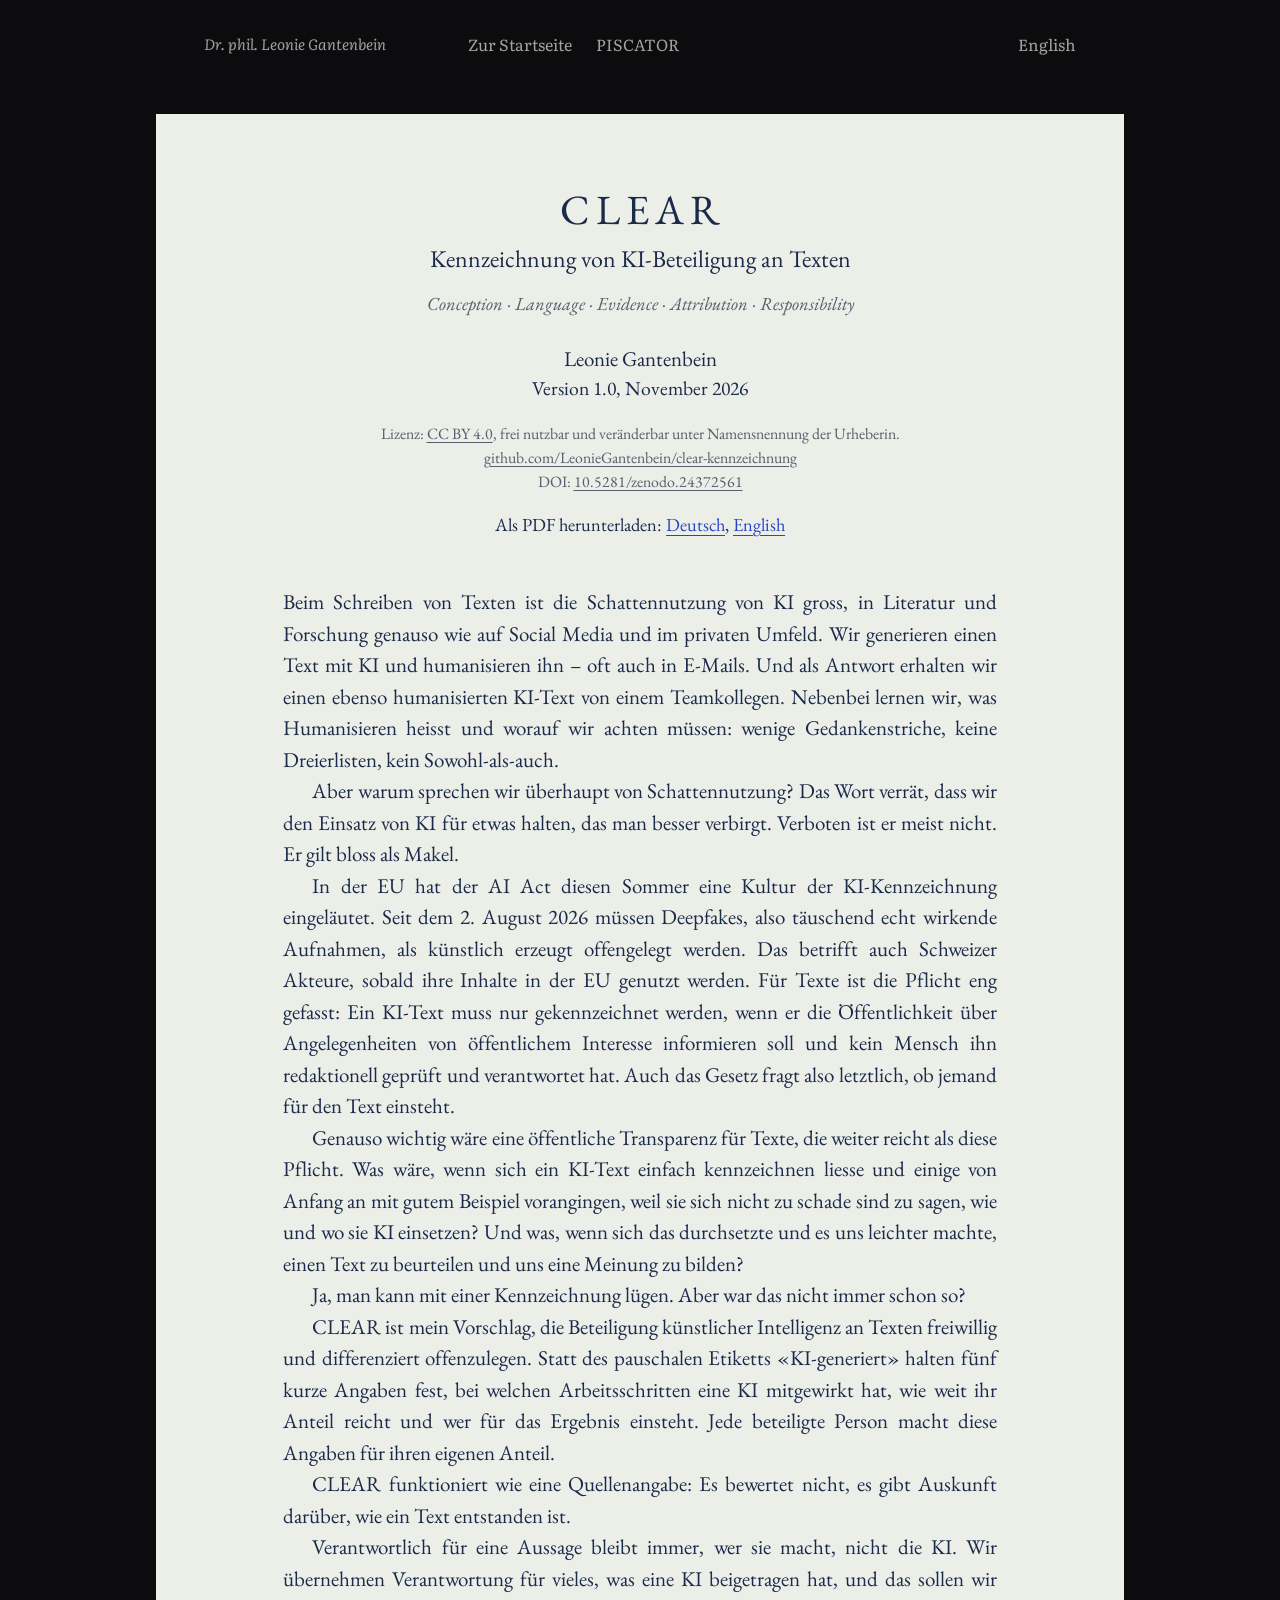
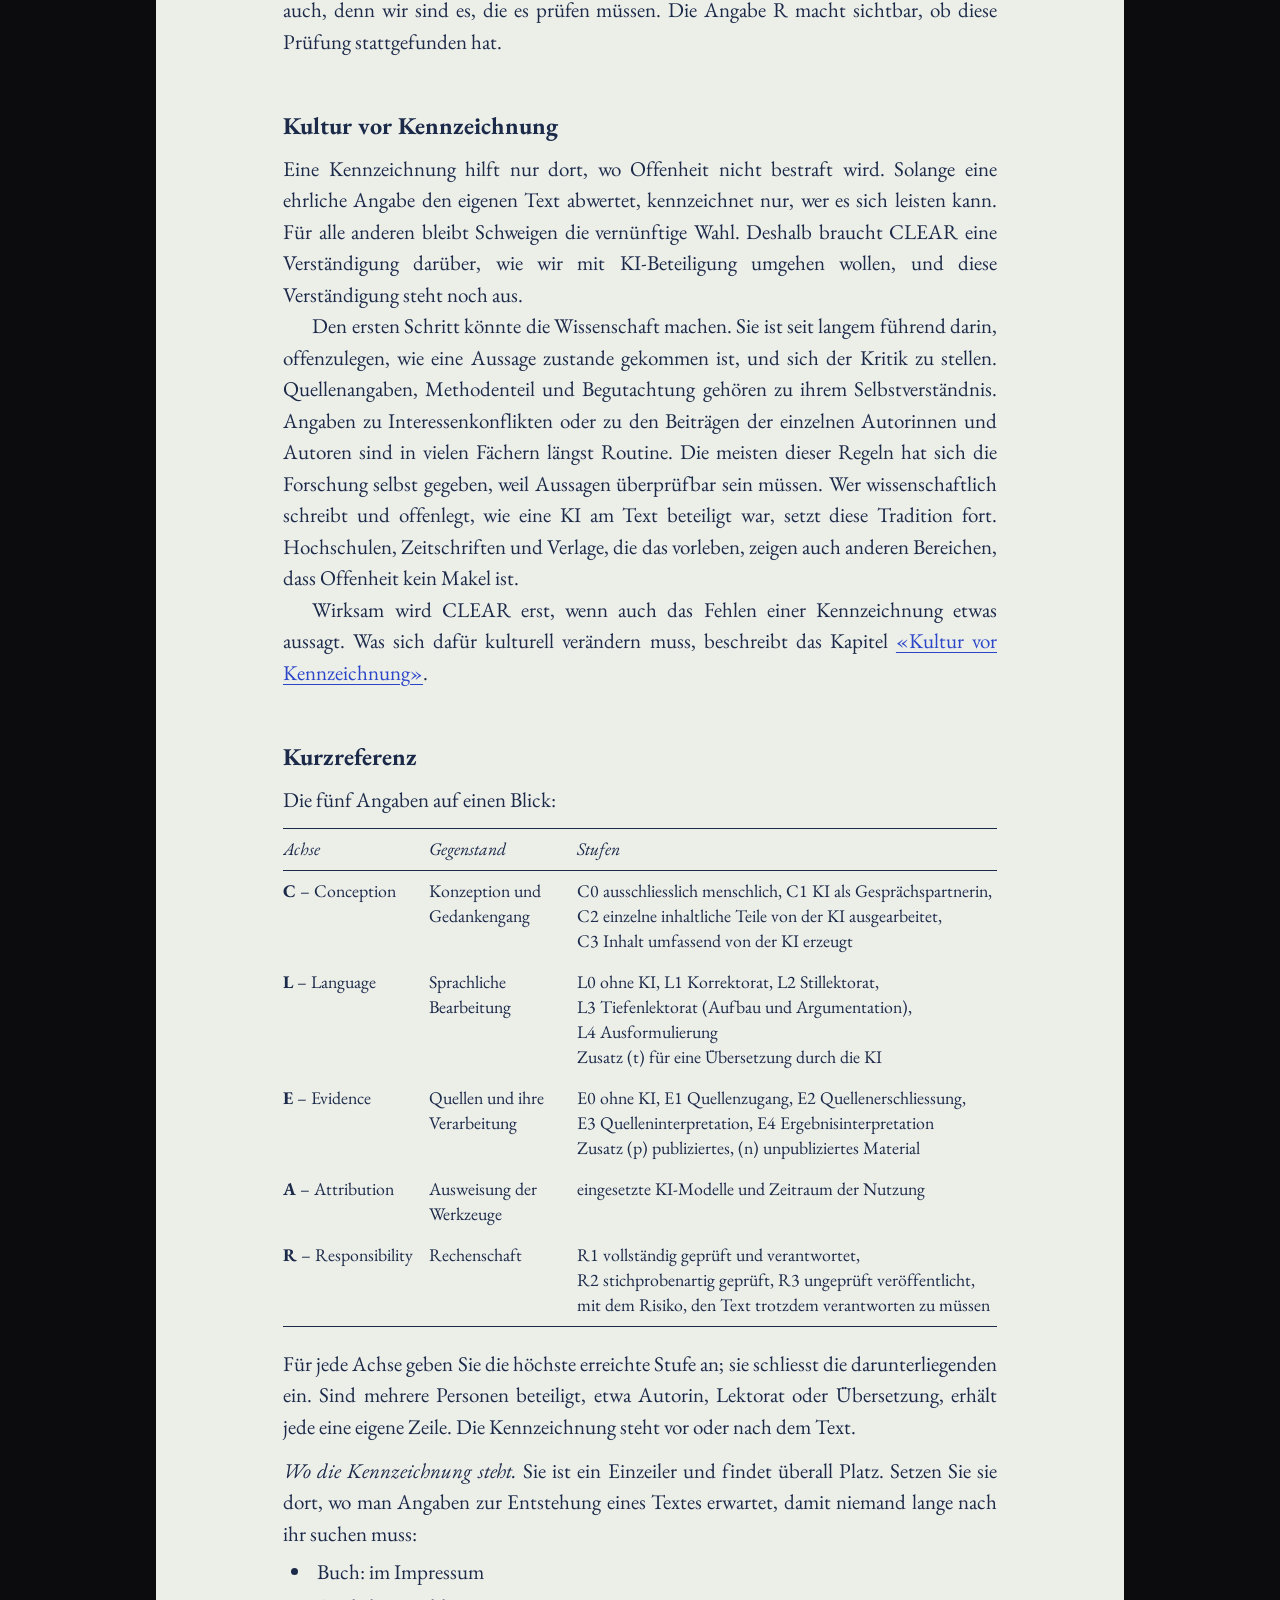
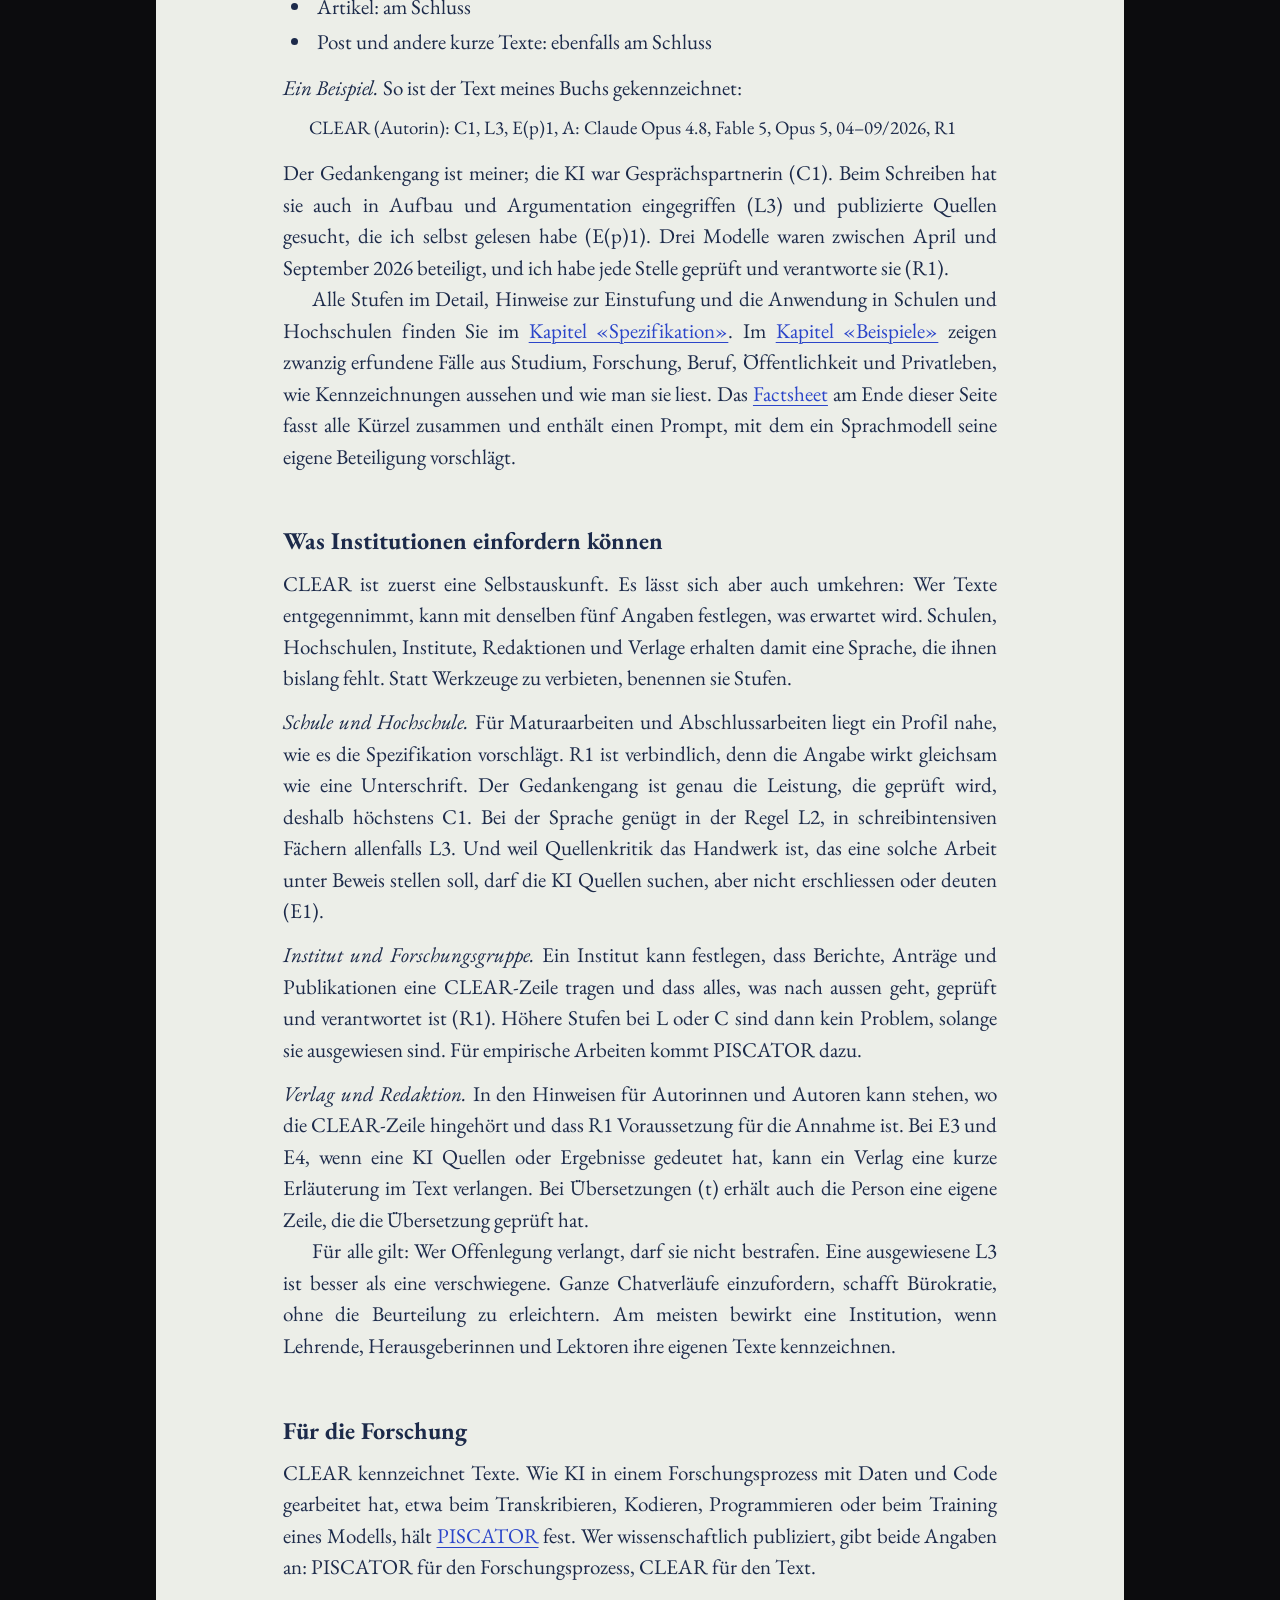
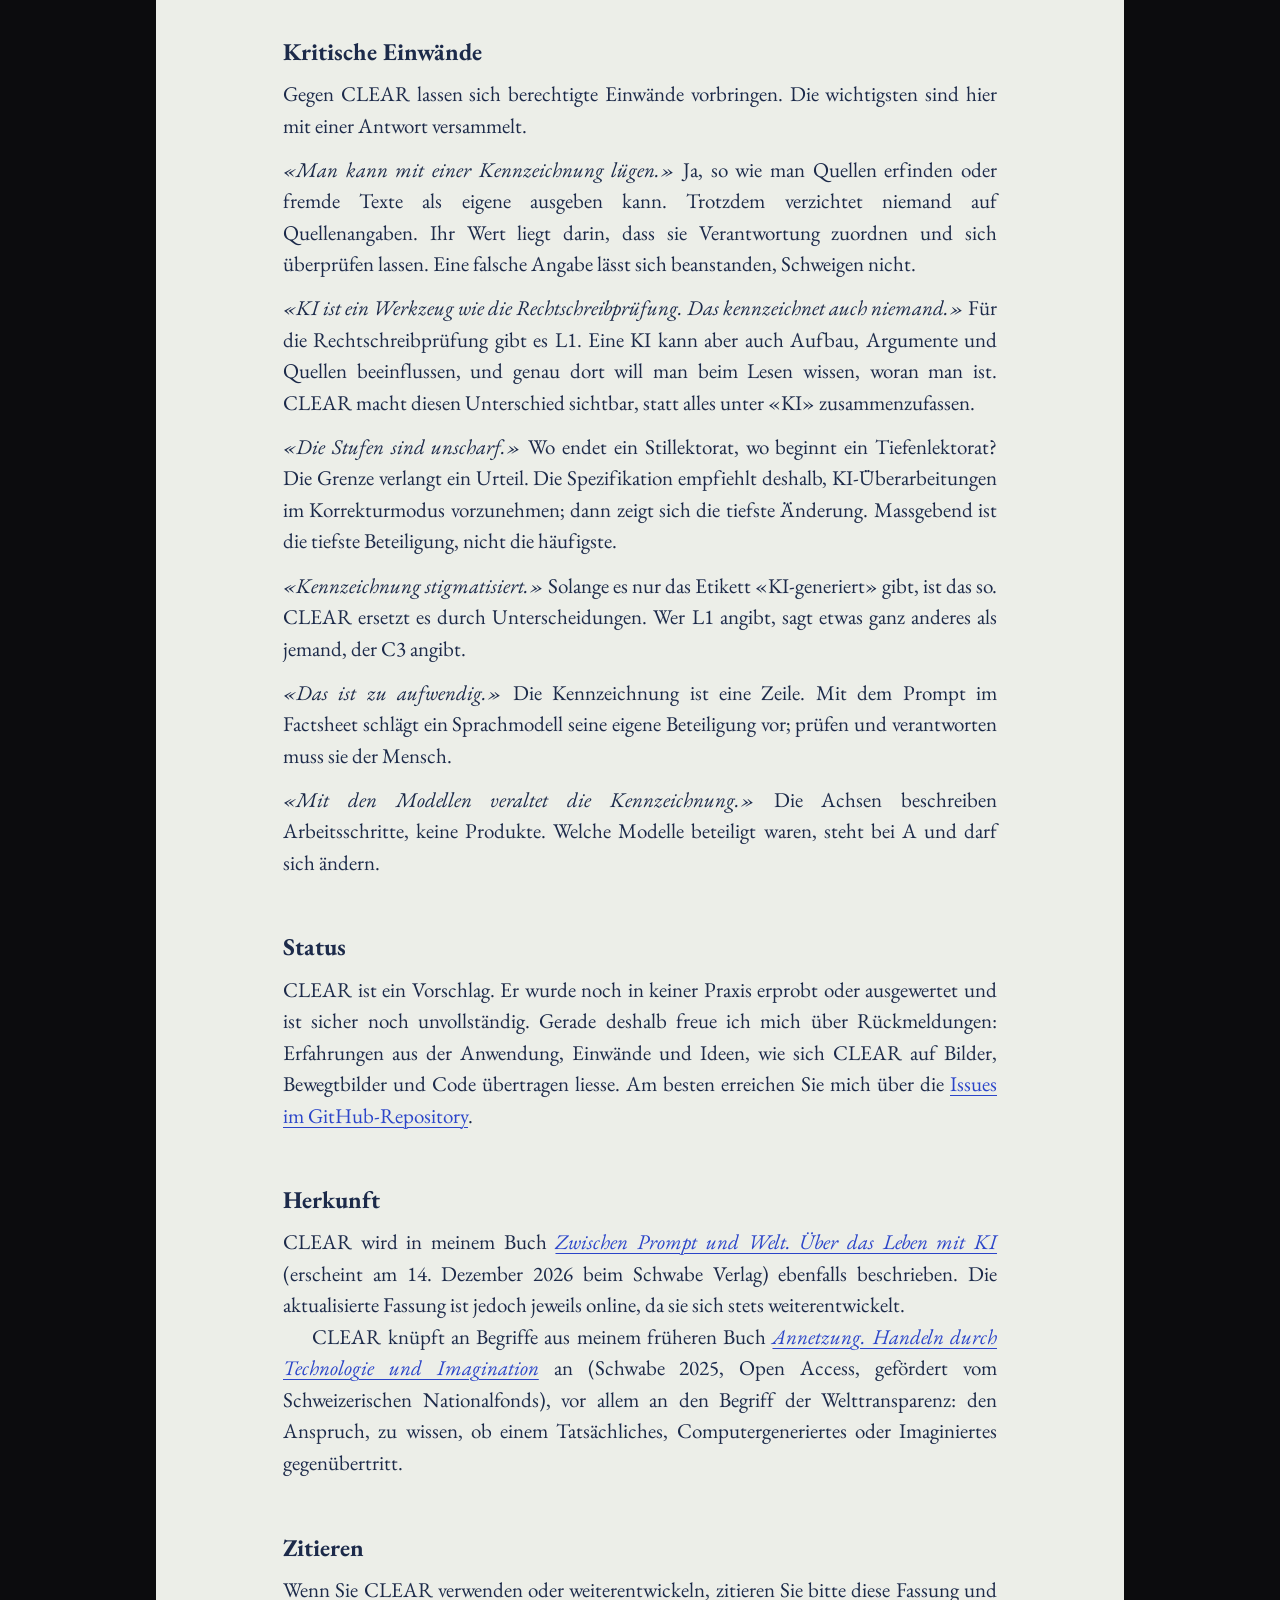
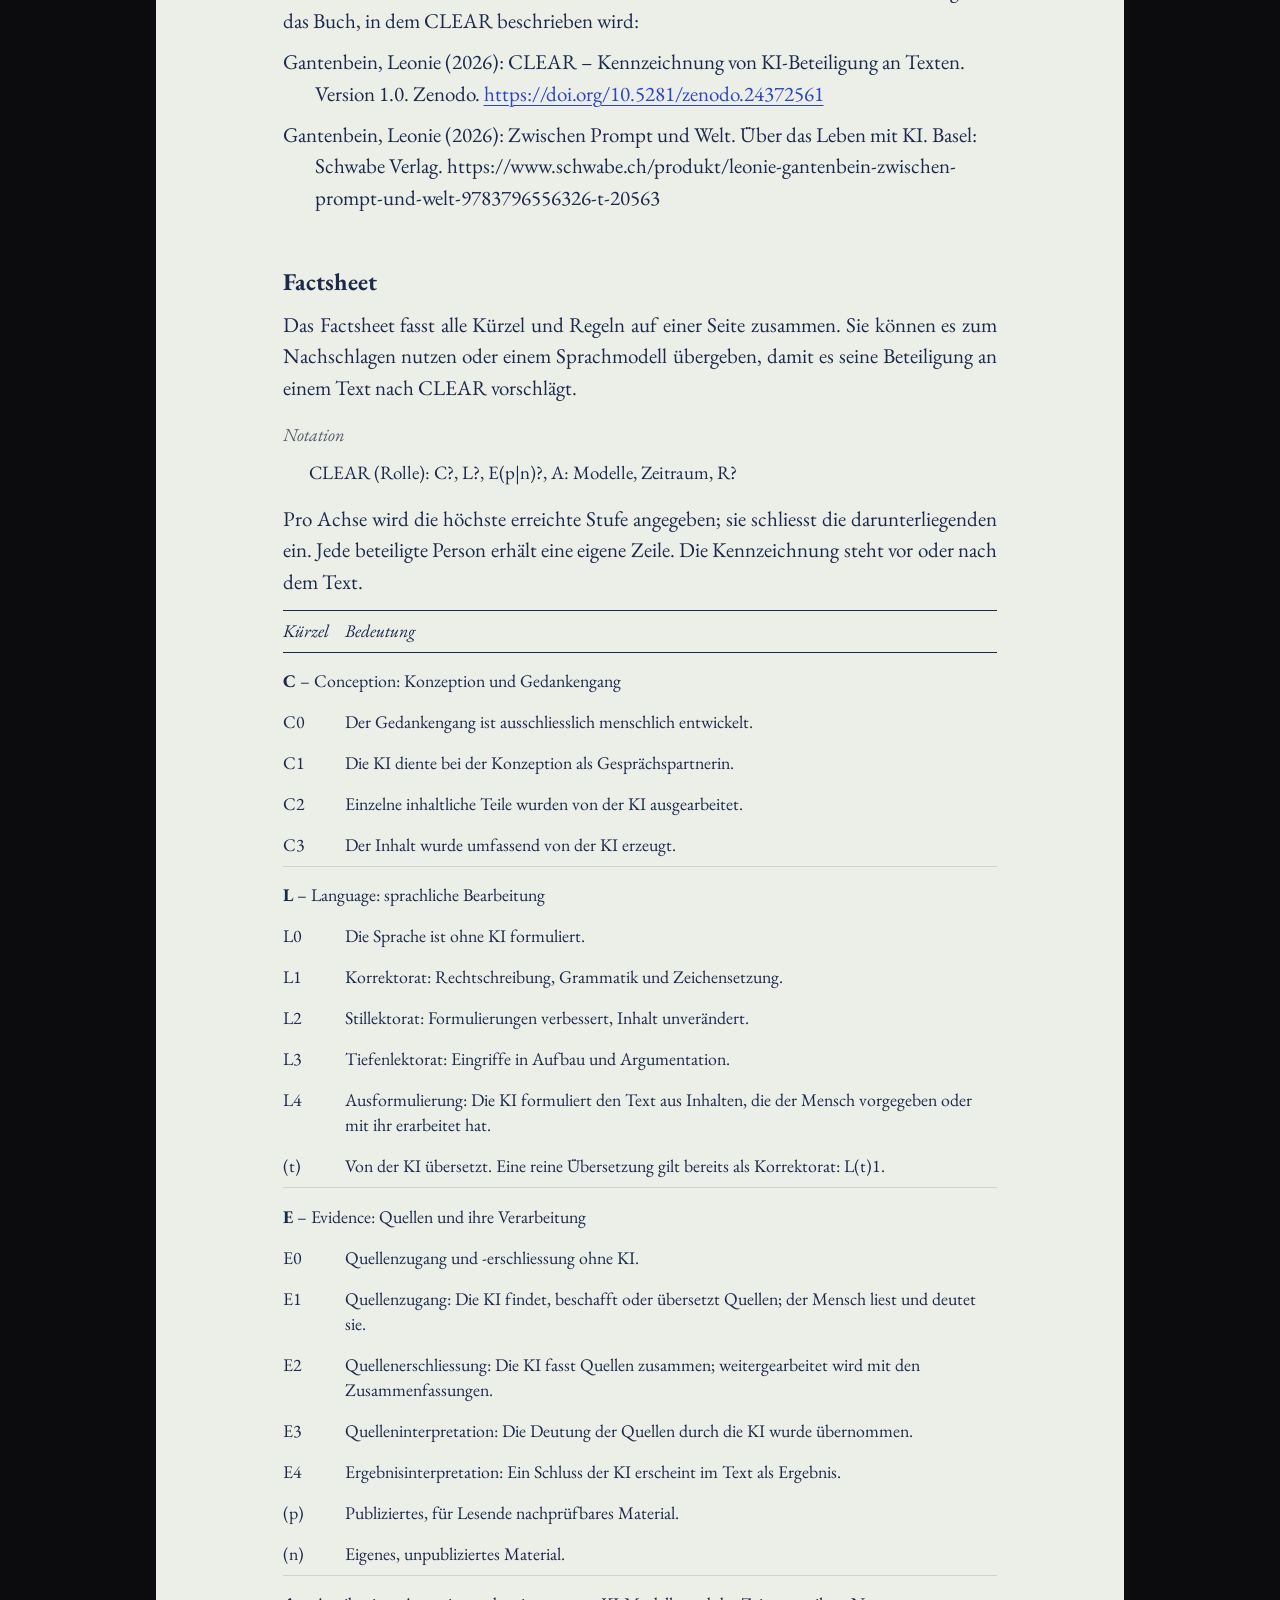
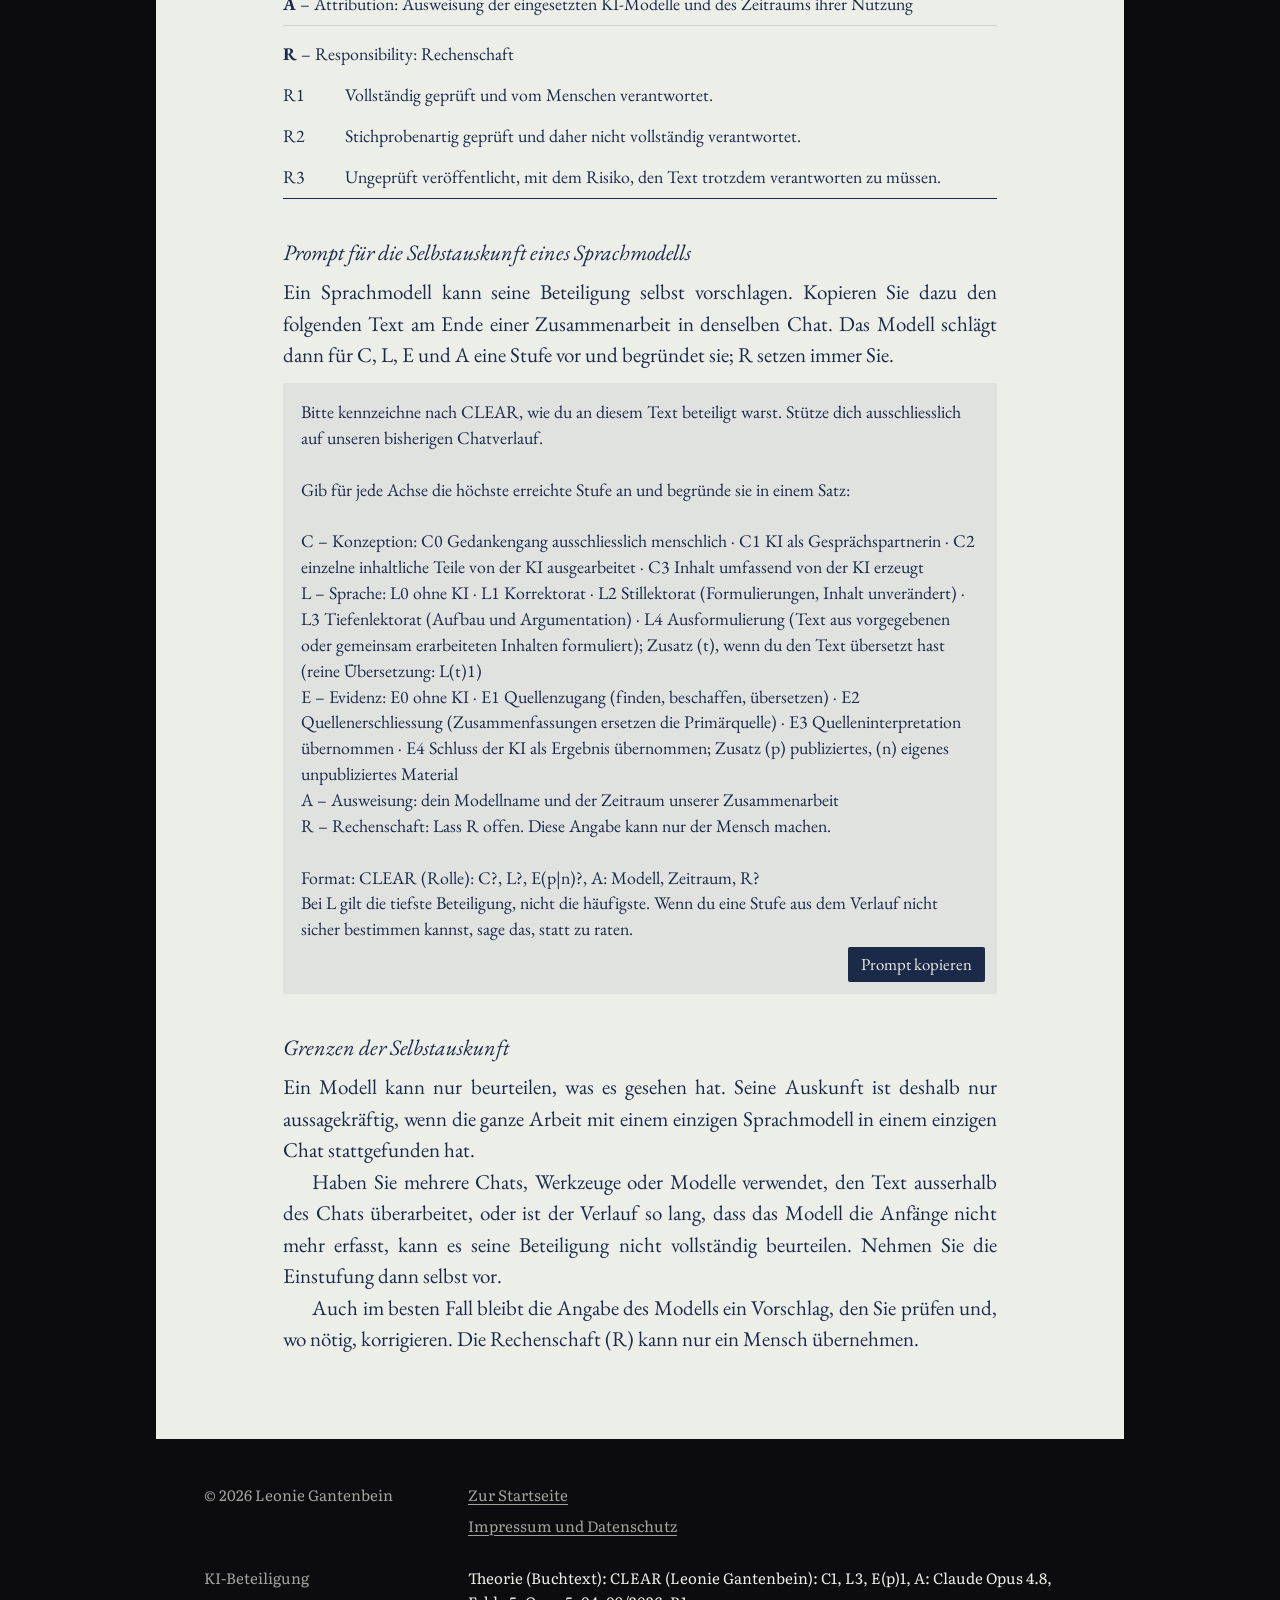
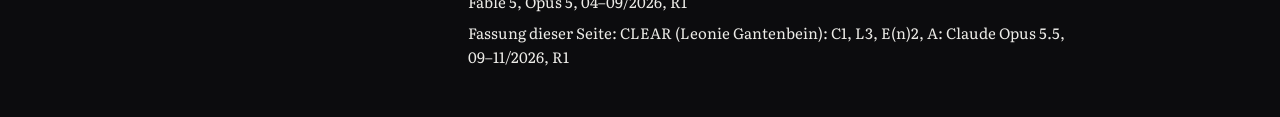
<file: clear.html>
<!doctype html>
<html lang="de">
<head>
  <meta charset="utf-8">
  <meta name="viewport" content="width=device-width, initial-scale=1">

  <title>CLEAR – Kennzeichnung von KI-Beteiligung an Texten | Leonie Gantenbein</title>
  <meta name="description" content="CLEAR ist ein Vorschlag von Leonie Gantenbein, die Beteiligung künstlicher Intelligenz an Texten differenziert offenzulegen: fünf Angaben zu Konzeption, Sprache, Evidenz, Ausweisung und Rechenschaft.">
  <meta property="og:type" content="article">
  <meta property="og:title" content="CLEAR – Kennzeichnung von KI-Beteiligung an Texten | Leonie Gantenbein">
  <meta property="og:description" content="CLEAR ist ein Vorschlag von Leonie Gantenbein, die Beteiligung künstlicher Intelligenz an Texten differenziert offenzulegen: fünf Angaben zu Konzeption, Sprache, Evidenz, Ausweisung und Rechenschaft.">
  <meta property="og:image" content="https://leoniegantenbein.github.io/clear-bild.png">
  <meta property="og:image:width" content="1280">
  <meta property="og:image:height" content="720">
  <meta property="og:image:alt" content="CLEAR: Conception, Language, Evidence, Attribution, Responsibility">
  <meta name="twitter:card" content="summary_large_image">

  <link rel="canonical" href="https://leoniegantenbein.github.io/clear.html">
  <link rel="alternate" hreflang="de" href="https://leoniegantenbein.github.io/clear.html">
  <link rel="alternate" hreflang="en" href="https://leoniegantenbein.github.io/en/clear.html">

  <link rel="icon" href="data:image/svg+xml,%3Csvg xmlns='http://www.w3.org/2000/svg' viewBox='0 0 64 64'%3E%3Crect width='64' height='64' rx='10' fill='%231c2a4a'/%3E%3Ctext x='32' y='45' font-family='Georgia,serif' font-style='italic' font-size='38' text-anchor='middle' fill='%23eceee8'%3EL%3C/text%3E%3C/svg%3E">
  <link rel="preload" href="fonts/literata-latin-standard-normal.woff2" as="font" type="font/woff2" crossorigin>
  <link rel="stylesheet" href="style.css">

  <script type="application/ld+json">
{
  "@context": "https://schema.org",
  "@type": "CreativeWork",
  "@id": "https://leoniegantenbein.github.io/clear.html#clear",
  "name": "CLEAR – Kennzeichnung von KI-Beteiligung an Texten",
  "alternateName": "CLEAR – Labelling AI Involvement in Texts",
  "description": "CLEAR ist ein Vorschlag von Leonie Gantenbein, die Beteiligung künstlicher Intelligenz an Texten differenziert offenzulegen: fünf Angaben zu Konzeption, Sprache, Evidenz, Ausweisung und Rechenschaft.",
  "version": "1.0",
  "dateCreated": "2026",
  "inLanguage": [
    "de",
    "en"
  ],
  "license": "https://creativecommons.org/licenses/by/4.0/",
  "url": "https://leoniegantenbein.github.io/clear.html",
  "sameAs": [
    "https://github.com/LeonieGantenbein/clear-kennzeichnung",
    "https://doi.org/10.5281/zenodo.24372561"
  ],
  "author": {
    "@type": "Person",
    "@id": "https://leoniegantenbein.github.io/#person",
    "name": "Leonie Gantenbein",
    "url": "https://leoniegantenbein.github.io/"
  },
  "keywords": [
    "CLEAR",
    "KI-Kennzeichnung",
    "AI disclosure",
    "Transparenz",
    "Künstliche Intelligenz",
    "Welttransparenz"
  ],
  "isBasedOn": {
    "@type": "Book",
    "name": "Zwischen Prompt und Welt. Über das Leben mit KI",
    "url": "https://www.schwabe.ch/produkt/leonie-gantenbein-zwischen-prompt-und-welt-9783796556326-t-20563"
  },
  "identifier": {
    "@type": "PropertyValue",
    "propertyID": "DOI",
    "value": "10.5281/zenodo.24372561"
  }
}
  </script>
</head>

<!-- CLEAR-Unterseite (de). Der Text folgt der README im Repository clear-kennzeichnung.
     Wenn du dort etwas änderst, passe es hier und in der anderen Sprache ebenfalls an. -->

<body>
  <a class="skip-link" href="#inhalt">Zum Inhalt springen</a>

  <div class="seite">

    <header class="kopf raster nacht">
      <a class="kopf__name rand" href="index.html">Dr. phil. Leonie Gantenbein</a>
      <nav class="kopf__nav text" aria-label="Hauptnavigation">
        <ul>
          <li><a href="index.html">Zur Startseite</a></li>
          <li><a href="piscator.html">PISCATOR</a></li>
          <li class="kopf__sprache"><a href="en/clear.html" lang="en" hreflang="en">English</a></li>
        </ul>
      </nav>
    </header>

    <main class="unterseite raster blatt" id="inhalt">
      <article class="text prosa dokument">
        <header class="dokument__kopf">
          <h1><span class="eigenname">CLEAR</span> <span class="dokument__untertitel">Kennzeichnung von <span class="nobr">KI-Beteiligung</span> an Texten</span></h1>
          <p class="dokument__achsen"><i>Conception · Language · Evidence · Attribution · Responsibility</i></p>
          <p class="dokument__autorin">Leonie Gantenbein</p>
          <p class="dokument__fassung">Version 1.0, November 2026</p>
          <div class="dokument__ausgabe">
            <p>Lizenz: <a href="https://creativecommons.org/licenses/by/4.0/legalcode.de">CC&nbsp;BY&nbsp;4.0</a>, frei nutzbar und veränderbar unter Namensnennung der Urheberin.</p>
            <p><a href="https://github.com/LeonieGantenbein/clear-kennzeichnung">github.com/LeonieGantenbein/clear-kennzeichnung</a></p>
            <p>DOI: <a href="https://doi.org/10.5281/zenodo.24372561">10.5281/zenodo.24372561</a></p>
          </div>
          <p class="dokument__pdf">Als PDF herunterladen: <a href="dokumente/Gantenbein_2026_CLEAR_de.pdf" type="application/pdf">Deutsch</a>, <a href="dokumente/Gantenbein_2026_CLEAR_en.pdf" type="application/pdf" hreflang="en" lang="en">English</a></p>
        </header>

        <p>Beim Schreiben von Texten ist die Schattennutzung von KI gross, in Literatur und Forschung genauso wie auf Social Media und im privaten Umfeld. Wir generieren einen Text mit KI und humanisieren ihn – oft auch in E-Mails. Und als Antwort erhalten wir einen ebenso humanisierten KI-Text von einem Teamkollegen. Nebenbei lernen wir, was Humanisieren heisst und worauf wir achten müssen: wenige Gedankenstriche, keine Dreierlisten, kein Sowohl-als-auch.</p>
        <p>Aber warum sprechen wir überhaupt von Schattennutzung? Das Wort verrät, dass wir den Einsatz von KI für etwas halten, das man besser verbirgt. Verboten ist er meist nicht. Er gilt bloss als Makel.</p>
        <p>In der EU hat der AI Act diesen Sommer eine Kultur der KI-Kennzeichnung eingeläutet. Seit dem 2. August 2026 müssen Deepfakes, also täuschend echt wirkende Aufnahmen, als künstlich erzeugt offengelegt werden. Das betrifft auch Schweizer Akteure, sobald ihre Inhalte in der EU genutzt werden. Für Texte ist die Pflicht eng gefasst: Ein KI-Text muss nur gekennzeichnet werden, wenn er die Öffentlichkeit über Angelegenheiten von öffentlichem Interesse informieren soll und kein Mensch ihn redaktionell geprüft und verantwortet hat. Auch das Gesetz fragt also letztlich, ob jemand für den Text einsteht.</p>
        <p>Genauso wichtig wäre eine öffentliche Transparenz für Texte, die weiter reicht als diese Pflicht. Was wäre, wenn sich ein KI-Text einfach kennzeichnen liesse und einige von Anfang an mit gutem Beispiel vorangingen, weil sie sich nicht zu schade sind zu sagen, wie und wo sie KI einsetzen? Und was, wenn sich das durchsetzte und es uns leichter machte, einen Text zu beurteilen und uns eine Meinung zu bilden?</p>
        <p>Ja, man kann mit einer Kennzeichnung lügen. Aber war das nicht immer schon so?</p>
        <p><span class="eigenname">CLEAR</span> ist mein Vorschlag, die Beteiligung künstlicher Intelligenz an Texten freiwillig und differenziert offenzulegen. Statt des pauschalen Etiketts «KI-generiert» halten fünf kurze Angaben fest, bei welchen Arbeitsschritten eine KI mitgewirkt hat, wie weit ihr Anteil reicht und wer für das Ergebnis einsteht. Jede beteiligte Person macht diese Angaben für ihren eigenen Anteil.</p>
        <p><span class="eigenname">CLEAR</span> funktioniert wie eine Quellenangabe: Es bewertet nicht, es gibt Auskunft darüber, wie ein Text entstanden ist.</p>
        <p>Verantwortlich für eine Aussage bleibt immer, wer sie macht, nicht die KI. Wir übernehmen Verantwortung für vieles, was eine KI beigetragen hat, und das sollen wir auch, denn wir sind es, die es prüfen müssen. Die Angabe R macht sichtbar, ob diese Prüfung stattgefunden hat.</p>

        <h2>Kultur vor Kennzeichnung</h2>
        <p>Eine Kennzeichnung hilft nur dort, wo Offenheit nicht bestraft wird. Solange eine ehrliche Angabe den eigenen Text abwertet, kennzeichnet nur, wer es sich leisten kann. Für alle anderen bleibt Schweigen die vernünftige Wahl. Deshalb braucht <span class="eigenname">CLEAR</span> eine Verständigung darüber, wie wir mit KI-Beteiligung umgehen wollen, und diese Verständigung steht noch aus.</p>
        <p>Den ersten Schritt könnte die Wissenschaft machen. Sie ist seit langem führend darin, offenzulegen, wie eine Aussage zustande gekommen ist, und sich der Kritik zu stellen. Quellenangaben, Methodenteil und Begutachtung gehören zu ihrem Selbstverständnis. Angaben zu Interessenkonflikten oder zu den Beiträgen der einzelnen Autorinnen und Autoren sind in vielen Fächern längst Routine. Die meisten dieser Regeln hat sich die Forschung selbst gegeben, weil Aussagen überprüfbar sein müssen. Wer wissenschaftlich schreibt und offenlegt, wie eine KI am Text beteiligt war, setzt diese Tradition fort. Hochschulen, Zeitschriften und Verlage, die das vorleben, zeigen auch anderen Bereichen, dass Offenheit kein Makel ist.</p>
        <p>Wirksam wird <span class="eigenname">CLEAR</span> erst, wenn auch das Fehlen einer Kennzeichnung etwas aussagt. Was sich dafür kulturell verändern muss, beschreibt das Kapitel <a href="https://github.com/LeonieGantenbein/clear-kennzeichnung/blob/main/KULTUR.md">«Kultur vor Kennzeichnung»</a>.</p>

        <h2>Kurzreferenz</h2>
        <p>Die fünf Angaben auf einen Blick:</p>
        <div class="tabelle">
          <table>
            <thead><tr><th scope="col">Achse</th><th scope="col">Gegenstand</th><th scope="col">Stufen</th></tr></thead>
            <tbody>
            <tr><th scope="row"><b>C</b> – Conception</th><td>Konzeption und Gedankengang</td><td>C0&nbsp;ausschliesslich menschlich, C1&nbsp;KI als Gesprächspartnerin, C2&nbsp;einzelne inhaltliche Teile von der KI ausgearbeitet, C3&nbsp;Inhalt umfassend von der KI erzeugt</td></tr>
            <tr><th scope="row"><b>L</b> – Language</th><td>Sprachliche Bearbeitung</td><td>L0&nbsp;ohne KI, L1&nbsp;Korrektorat, L2&nbsp;Stillektorat, L3&nbsp;Tiefenlektorat (Aufbau und Argumentation), L4&nbsp;Ausformulierung<br>Zusatz (t)&nbsp;für eine Übersetzung durch die KI</td></tr>
            <tr><th scope="row"><b>E</b> – Evidence</th><td>Quellen und ihre Verarbeitung</td><td>E0&nbsp;ohne KI, E1&nbsp;Quellenzugang, E2&nbsp;Quellenerschliessung, E3&nbsp;Quelleninterpretation, E4&nbsp;Ergebnisinterpretation<br>Zusatz (p)&nbsp;publiziertes, (n)&nbsp;unpubliziertes Material</td></tr>
            <tr><th scope="row"><b>A</b> – Attribution</th><td>Ausweisung der Werkzeuge</td><td>eingesetzte KI-Modelle und Zeitraum der Nutzung</td></tr>
            <tr><th scope="row"><b>R</b> – Responsibility</th><td>Rechenschaft</td><td>R1&nbsp;vollständig geprüft und verantwortet, R2&nbsp;stichprobenartig geprüft, R3&nbsp;ungeprüft veröffentlicht, mit dem Risiko, den Text trotzdem verantworten zu müssen</td></tr>
            </tbody>
          </table>
        </div>
        <p>Für jede Achse geben Sie die höchste erreichte Stufe an; sie schliesst die darunterliegenden ein. Sind mehrere Personen beteiligt, etwa Autorin, Lektorat oder Übersetzung, erhält jede eine eigene Zeile. Die Kennzeichnung steht vor oder nach dem Text.</p>
        <p class="stichwort"><b>Wo die Kennzeichnung steht.</b> Sie ist ein Einzeiler und findet überall Platz. Setzen Sie sie dort, wo man Angaben zur Entstehung eines Textes erwartet, damit niemand lange nach ihr suchen muss:</p>
        <ul class="dokument__liste">
          <li>Buch: im Impressum</li>
          <li>Artikel: am Schluss</li>
          <li>Post und andere kurze Texte: ebenfalls am Schluss</li>
        </ul>
        <p class="stichwort"><b>Ein Beispiel.</b> So ist der Text meines Buchs gekennzeichnet:</p>
        <pre><code>CLEAR (Autorin): C1, L3, E(p)1, A: Claude Opus 4.8, Fable 5, Opus 5, <span class="nobr">04–09/2026</span>, R1</code></pre>
        <p>Der Gedankengang ist meiner; die KI war Gesprächspartnerin (C1). Beim Schreiben hat sie auch in Aufbau und Argumentation eingegriffen (L3) und publizierte Quellen gesucht, die ich selbst gelesen habe (E(p)1). Drei Modelle waren zwischen April und September 2026 beteiligt, und ich habe jede Stelle geprüft und verantworte sie (R1).</p>
        <p>Alle Stufen im Detail, Hinweise zur Einstufung und die Anwendung in Schulen und Hochschulen finden Sie im <a href="https://github.com/LeonieGantenbein/clear-kennzeichnung/blob/main/SPEZIFIKATION.md">Kapitel «Spezifikation»</a>. Im <a href="https://github.com/LeonieGantenbein/clear-kennzeichnung/blob/main/BEISPIELE.md">Kapitel «Beispiele»</a> zeigen zwanzig erfundene Fälle aus Studium, Forschung, Beruf, Öffentlichkeit und Privatleben, wie Kennzeichnungen aussehen und wie man sie liest. Das <a href="#factsheet">Factsheet</a> am Ende dieser Seite fasst alle Kürzel zusammen und enthält einen Prompt, mit dem ein Sprachmodell seine eigene Beteiligung vorschlägt.</p>

        <h2>Was Institutionen einfordern können</h2>
        <p><span class="eigenname">CLEAR</span> ist zuerst eine Selbstauskunft. Es lässt sich aber auch umkehren: Wer Texte entgegennimmt, kann mit denselben fünf Angaben festlegen, was erwartet wird. Schulen, Hochschulen, Institute, Redaktionen und Verlage erhalten damit eine Sprache, die ihnen bislang fehlt. Statt Werkzeuge zu verbieten, benennen sie Stufen.</p>
        <p class="stichwort"><b>Schule und Hochschule.</b> Für Maturaarbeiten und Abschlussarbeiten liegt ein Profil nahe, wie es die Spezifikation vorschlägt. R1 ist verbindlich, denn die Angabe wirkt gleichsam wie eine Unterschrift. Der Gedankengang ist genau die Leistung, die geprüft wird, deshalb höchstens C1. Bei der Sprache genügt in der Regel L2, in schreibintensiven Fächern allenfalls L3. Und weil Quellenkritik das Handwerk ist, das eine solche Arbeit unter Beweis stellen soll, darf die KI Quellen suchen, aber nicht erschliessen oder deuten (E1).</p>
        <p class="stichwort"><b>Institut und Forschungsgruppe.</b> Ein Institut kann festlegen, dass Berichte, Anträge und Publikationen eine <span class="eigenname">CLEAR</span>-Zeile tragen und dass alles, was nach aussen geht, geprüft und verantwortet ist (R1). Höhere Stufen bei L oder C sind dann kein Problem, solange sie ausgewiesen sind. Für empirische Arbeiten kommt <span class="eigenname">PISCATOR</span> dazu.</p>
        <p class="stichwort"><b>Verlag und Redaktion.</b> In den Hinweisen für Autorinnen und Autoren kann stehen, wo die <span class="eigenname">CLEAR</span>-Zeile hingehört und dass R1 Voraussetzung für die Annahme ist. Bei E3 und E4, wenn eine KI Quellen oder Ergebnisse gedeutet hat, kann ein Verlag eine kurze Erläuterung im Text verlangen. Bei Übersetzungen (t) erhält auch die Person eine eigene Zeile, die die Übersetzung geprüft hat.</p>
        <p>Für alle gilt: Wer Offenlegung verlangt, darf sie nicht bestrafen. Eine ausgewiesene L3 ist besser als eine verschwiegene. Ganze Chatverläufe einzufordern, schafft Bürokratie, ohne die Beurteilung zu erleichtern. Am meisten bewirkt eine Institution, wenn Lehrende, Herausgeberinnen und Lektoren ihre eigenen Texte kennzeichnen.</p>

        <h2>Für die Forschung</h2>
        <p><span class="eigenname">CLEAR</span> kennzeichnet Texte. Wie KI in einem Forschungsprozess mit Daten und Code gearbeitet hat, etwa beim Transkribieren, Kodieren, Programmieren oder beim Training eines Modells, hält <a href="piscator.html"><span class="eigenname">PISCATOR</span></a> fest. Wer wissenschaftlich publiziert, gibt beide Angaben an: <span class="eigenname">PISCATOR</span> für den Forschungsprozess, <span class="eigenname">CLEAR</span> für den Text.</p>

        <h2>Kritische Einwände</h2>
        <p>Gegen <span class="eigenname">CLEAR</span> lassen sich berechtigte Einwände vorbringen. Die wichtigsten sind hier mit einer Antwort versammelt.</p>
        <p class="stichwort"><b>«Man kann mit einer Kennzeichnung lügen.»</b> Ja, so wie man Quellen erfinden oder fremde Texte als eigene ausgeben kann. Trotzdem verzichtet niemand auf Quellenangaben. Ihr Wert liegt darin, dass sie Verantwortung zuordnen und sich überprüfen lassen. Eine falsche Angabe lässt sich beanstanden, Schweigen nicht.</p>
        <p class="stichwort"><b>«KI ist ein Werkzeug wie die Rechtschreibprüfung. Das kennzeichnet auch niemand.»</b> Für die Rechtschreibprüfung gibt es L1. Eine KI kann aber auch Aufbau, Argumente und Quellen beeinflussen, und genau dort will man beim Lesen wissen, woran man ist. <span class="eigenname">CLEAR</span> macht diesen Unterschied sichtbar, statt alles unter «KI» zusammenzufassen.</p>
        <p class="stichwort"><b>«Die Stufen sind unscharf.»</b> Wo endet ein Stillektorat, wo beginnt ein Tiefenlektorat? Die Grenze verlangt ein Urteil. Die Spezifikation empfiehlt deshalb, KI-Überarbeitungen im Korrekturmodus vorzunehmen; dann zeigt sich die tiefste Änderung. Massgebend ist die tiefste Beteiligung, nicht die häufigste.</p>
        <p class="stichwort"><b>«Kennzeichnung stigmatisiert.»</b> Solange es nur das Etikett «KI-generiert» gibt, ist das so. <span class="eigenname">CLEAR</span> ersetzt es durch Unterscheidungen. Wer L1 angibt, sagt etwas ganz anderes als jemand, der C3 angibt.</p>
        <p class="stichwort"><b>«Das ist zu aufwendig.»</b> Die Kennzeichnung ist eine Zeile. Mit dem Prompt im Factsheet schlägt ein Sprachmodell seine eigene Beteiligung vor; prüfen und verantworten muss sie der Mensch.</p>
        <p class="stichwort"><b>«Mit den Modellen veraltet die Kennzeichnung.»</b> Die Achsen beschreiben Arbeitsschritte, keine Produkte. Welche Modelle beteiligt waren, steht bei A und darf sich ändern.</p>

        <h2>Status</h2>
        <p><span class="eigenname">CLEAR</span> ist ein Vorschlag. Er wurde noch in keiner Praxis erprobt oder ausgewertet und ist sicher noch unvollständig. Gerade deshalb freue ich mich über Rückmeldungen: Erfahrungen aus der Anwendung, Einwände und Ideen, wie sich <span class="eigenname">CLEAR</span> auf Bilder, Bewegtbilder und Code übertragen liesse. Am besten erreichen Sie mich über die <a href="https://github.com/LeonieGantenbein/clear-kennzeichnung/issues">Issues im GitHub-Repository</a>.</p>

        <h2>Herkunft</h2>
        <p><span class="eigenname">CLEAR</span> wird in meinem Buch <a href="https://www.schwabe.ch/produkt/leonie-gantenbein-zwischen-prompt-und-welt-9783796556326-t-20563"><cite>Zwischen Prompt und Welt. Über das Leben mit KI</cite></a> (erscheint am 14. Dezember 2026 beim Schwabe Verlag) ebenfalls beschrieben. Die aktualisierte Fassung ist jedoch jeweils online, da sie sich stets weiterentwickelt.</p>
        <p><span class="eigenname">CLEAR</span> knüpft an Begriffe aus meinem früheren Buch <a href="https://doi.org/10.24894/978-3-7965-5360-8"><cite>Annetzung. Handeln durch Technologie und Imagination</cite></a> an (Schwabe 2025, Open Access, gefördert vom Schweizerischen Nationalfonds), vor allem an den Begriff der Welttransparenz: den Anspruch, zu wissen, ob einem Tatsächliches, Computergeneriertes oder Imaginiertes gegenübertritt.</p>

        <h2>Zitieren</h2>
        <p>Wenn Sie <span class="eigenname">CLEAR</span> verwenden oder weiterentwickeln, zitieren Sie bitte diese Fassung und das Buch, in dem <span class="eigenname">CLEAR</span> beschrieben wird:</p>
        <p class="dokument__zitat">Gantenbein, Leonie (2026): <span class="eigenname">CLEAR</span> – Kennzeichnung von KI-Beteiligung an Texten. Version 1.0. Zenodo. <a href="https://doi.org/10.5281/zenodo.24372561">https://doi.org/10.5281/zenodo.24372561</a></p>
        <p class="dokument__zitat">Gantenbein, Leonie (2026): Zwischen Prompt und Welt. Über das Leben mit KI. Basel: Schwabe Verlag. https://www.schwabe.ch/produkt/leonie-gantenbein-zwischen-prompt-und-welt-9783796556326-t-20563</p>

        <h2 id="factsheet">Factsheet</h2>
        <p>Das Factsheet fasst alle Kürzel und Regeln auf einer Seite zusammen. Sie können es zum Nachschlagen nutzen oder einem Sprachmodell übergeben, damit es seine Beteiligung an einem Text nach <span class="eigenname">CLEAR</span> vorschlägt.</p>
        <p class="dokument__label">Notation</p>
        <pre><code>CLEAR (Rolle): C?, L?, E(p|n)?, A: Modelle, Zeitraum, R?</code></pre>
        <p>Pro Achse wird die höchste erreichte Stufe angegeben; sie schliesst die darunterliegenden ein. Jede beteiligte Person erhält eine eigene Zeile. Die Kennzeichnung steht vor oder nach dem Text.</p>
        <div class="tabelle tabelle--kuerzel">
          <table>
            <thead><tr><th scope="col">Kürzel</th><th scope="col">Bedeutung</th></tr></thead>
            <tbody>
            <tr class="tabelle__gruppe"><th scope="rowgroup" colspan="2"><b>C</b> – Conception: Konzeption und Gedankengang</th></tr>
            <tr><th scope="row">C0</th><td>Der Gedankengang ist ausschliesslich menschlich entwickelt.</td></tr>
            <tr><th scope="row">C1</th><td>Die KI diente bei der Konzeption als Gesprächspartnerin.</td></tr>
            <tr><th scope="row">C2</th><td>Einzelne inhaltliche Teile wurden von der KI ausgearbeitet.</td></tr>
            <tr><th scope="row">C3</th><td>Der Inhalt wurde umfassend von der KI erzeugt.</td></tr>
            <tr class="tabelle__gruppe"><th scope="rowgroup" colspan="2"><b>L</b> – Language: sprachliche Bearbeitung</th></tr>
            <tr><th scope="row">L0</th><td>Die Sprache ist ohne KI formuliert.</td></tr>
            <tr><th scope="row">L1</th><td>Korrektorat: Rechtschreibung, Grammatik und Zeichensetzung.</td></tr>
            <tr><th scope="row">L2</th><td>Stillektorat: Formulierungen verbessert, Inhalt unverändert.</td></tr>
            <tr><th scope="row">L3</th><td>Tiefenlektorat: Eingriffe in Aufbau und Argumentation.</td></tr>
            <tr><th scope="row">L4</th><td>Ausformulierung: Die KI formuliert den Text aus Inhalten, die der Mensch vorgegeben oder mit ihr erarbeitet hat.</td></tr>
            <tr><th scope="row">(t)</th><td>Von der KI übersetzt. Eine reine Übersetzung gilt bereits als Korrektorat: L(t)1.</td></tr>
            <tr class="tabelle__gruppe"><th scope="rowgroup" colspan="2"><b>E</b> – Evidence: Quellen und ihre Verarbeitung</th></tr>
            <tr><th scope="row">E0</th><td>Quellenzugang und -erschliessung ohne KI.</td></tr>
            <tr><th scope="row">E1</th><td>Quellenzugang: Die KI findet, beschafft oder übersetzt Quellen; der Mensch liest und deutet sie.</td></tr>
            <tr><th scope="row">E2</th><td>Quellenerschliessung: Die KI fasst Quellen zusammen; weitergearbeitet wird mit den Zusammenfassungen.</td></tr>
            <tr><th scope="row">E3</th><td>Quelleninterpretation: Die Deutung der Quellen durch die KI wurde übernommen.</td></tr>
            <tr><th scope="row">E4</th><td>Ergebnisinterpretation: Ein Schluss der KI erscheint im Text als Ergebnis.</td></tr>
            <tr><th scope="row">(p)</th><td>Publiziertes, für Lesende nachprüfbares Material.</td></tr>
            <tr><th scope="row">(n)</th><td>Eigenes, unpubliziertes Material.</td></tr>
            <tr class="tabelle__gruppe"><th scope="rowgroup" colspan="2"><b>A</b> – Attribution: Ausweisung der eingesetzten KI-Modelle und des Zeitraums ihrer Nutzung</th></tr>
            <tr class="tabelle__gruppe"><th scope="rowgroup" colspan="2"><b>R</b> – Responsibility: Rechenschaft</th></tr>
            <tr><th scope="row">R1</th><td>Vollständig geprüft und vom Menschen verantwortet.</td></tr>
            <tr><th scope="row">R2</th><td>Stichprobenartig geprüft und daher nicht vollständig verantwortet.</td></tr>
            <tr><th scope="row">R3</th><td>Ungeprüft veröffentlicht, mit dem Risiko, den Text trotzdem verantworten zu müssen.</td></tr>
            </tbody>
          </table>
        </div>

        <h3>Prompt für die Selbstauskunft eines Sprachmodells</h3>
        <p>Ein Sprachmodell kann seine Beteiligung selbst vorschlagen. Kopieren Sie dazu den folgenden Text am Ende einer Zusammenarbeit in denselben Chat. Das Modell schlägt dann für C, L, E und A eine Stufe vor und begründet sie; R setzen immer Sie.</p>
        <div class="prompt">
          <pre><code id="clear-prompt">Bitte kennzeichne nach CLEAR, wie du an diesem Text beteiligt warst. Stütze dich ausschliesslich auf unseren bisherigen Chatverlauf.

Gib für jede Achse die höchste erreichte Stufe an und begründe sie in einem Satz:

C – Konzeption: C0 Gedankengang ausschliesslich menschlich · C1 KI als Gesprächspartnerin · C2 einzelne inhaltliche Teile von der KI ausgearbeitet · C3 Inhalt umfassend von der KI erzeugt
L – Sprache: L0 ohne KI · L1 Korrektorat · L2 Stillektorat (Formulierungen, Inhalt unverändert) · L3 Tiefenlektorat (Aufbau und Argumentation) · L4 Ausformulierung (Text aus vorgegebenen oder gemeinsam erarbeiteten Inhalten formuliert); Zusatz (t), wenn du den Text übersetzt hast (reine Übersetzung: L(t)1)
E – Evidenz: E0 ohne KI · E1 Quellenzugang (finden, beschaffen, übersetzen) · E2 Quellenerschliessung (Zusammenfassungen ersetzen die Primärquelle) · E3 Quelleninterpretation übernommen · E4 Schluss der KI als Ergebnis übernommen; Zusatz (p) publiziertes, (n) eigenes unpubliziertes Material
A – Ausweisung: dein Modellname und der Zeitraum unserer Zusammenarbeit
R – Rechenschaft: Lass R offen. Diese Angabe kann nur der Mensch machen.

Format: CLEAR (Rolle): C?, L?, E(p|n)?, A: Modell, Zeitraum, R?
Bei L gilt die tiefste Beteiligung, nicht die häufigste. Wenn du eine Stufe aus dem Verlauf nicht sicher bestimmen kannst, sage das, statt zu raten.</code></pre>
          <button type="button" class="prompt__knopf" data-ziel="clear-prompt" data-fertig="Kopiert">Prompt kopieren</button>
        </div>

        <h3>Grenzen der Selbstauskunft</h3>
        <p>Ein Modell kann nur beurteilen, was es gesehen hat. Seine Auskunft ist deshalb nur aussagekräftig, wenn die ganze Arbeit mit einem einzigen Sprachmodell in einem einzigen Chat stattgefunden hat.</p>
        <p>Haben Sie mehrere Chats, Werkzeuge oder Modelle verwendet, den Text ausserhalb des Chats überarbeitet, oder ist der Verlauf so lang, dass das Modell die Anfänge nicht mehr erfasst, kann es seine Beteiligung nicht vollständig beurteilen. Nehmen Sie die Einstufung dann selbst vor.</p>
        <p>Auch im besten Fall bleibt die Angabe des Modells ein Vorschlag, den Sie prüfen und, wo nötig, korrigieren. Die Rechenschaft (R) kann nur ein Mensch übernehmen.</p>
      </article>
    </main>

    <footer class="fuss raster nacht">
      <p class="rand">© 2026 Leonie Gantenbein</p>
      <div class="text">
        <p><a href="index.html">Zur Startseite</a></p>
        <p><a href="impressum.html">Impressum und Datenschutz</a></p>
      </div>
      <p class="rand">KI-Beteiligung</p>
      <div class="text clear-angabe">
        <p class="clear-angabe__zeile">Theorie (Buchtext): CLEAR (Leonie Gantenbein): C1, L3, E(p)1, A: Claude Opus 4.8, Fable 5, Opus 5, 04–09/2026, R1</p>
        <p class="clear-angabe__zeile">Fassung dieser Seite: CLEAR (Leonie Gantenbein): C1, L3, E(n)2, A: Claude Opus 5.5, 09–11/2026, R1</p>
      </div>
    </footer>

  </div>
  <script>
    document.querySelectorAll(".prompt__knopf").forEach(function (knopf) {
      var text = knopf.textContent;
      knopf.addEventListener("click", function () {
        var ziel = document.getElementById(knopf.dataset.ziel);
        navigator.clipboard.writeText(ziel.textContent).then(function () {
          knopf.textContent = knopf.dataset.fertig;
          setTimeout(function () { knopf.textContent = text; }, 2000);
        });
      });
    });
  </script>
</body>
</html>
</file>
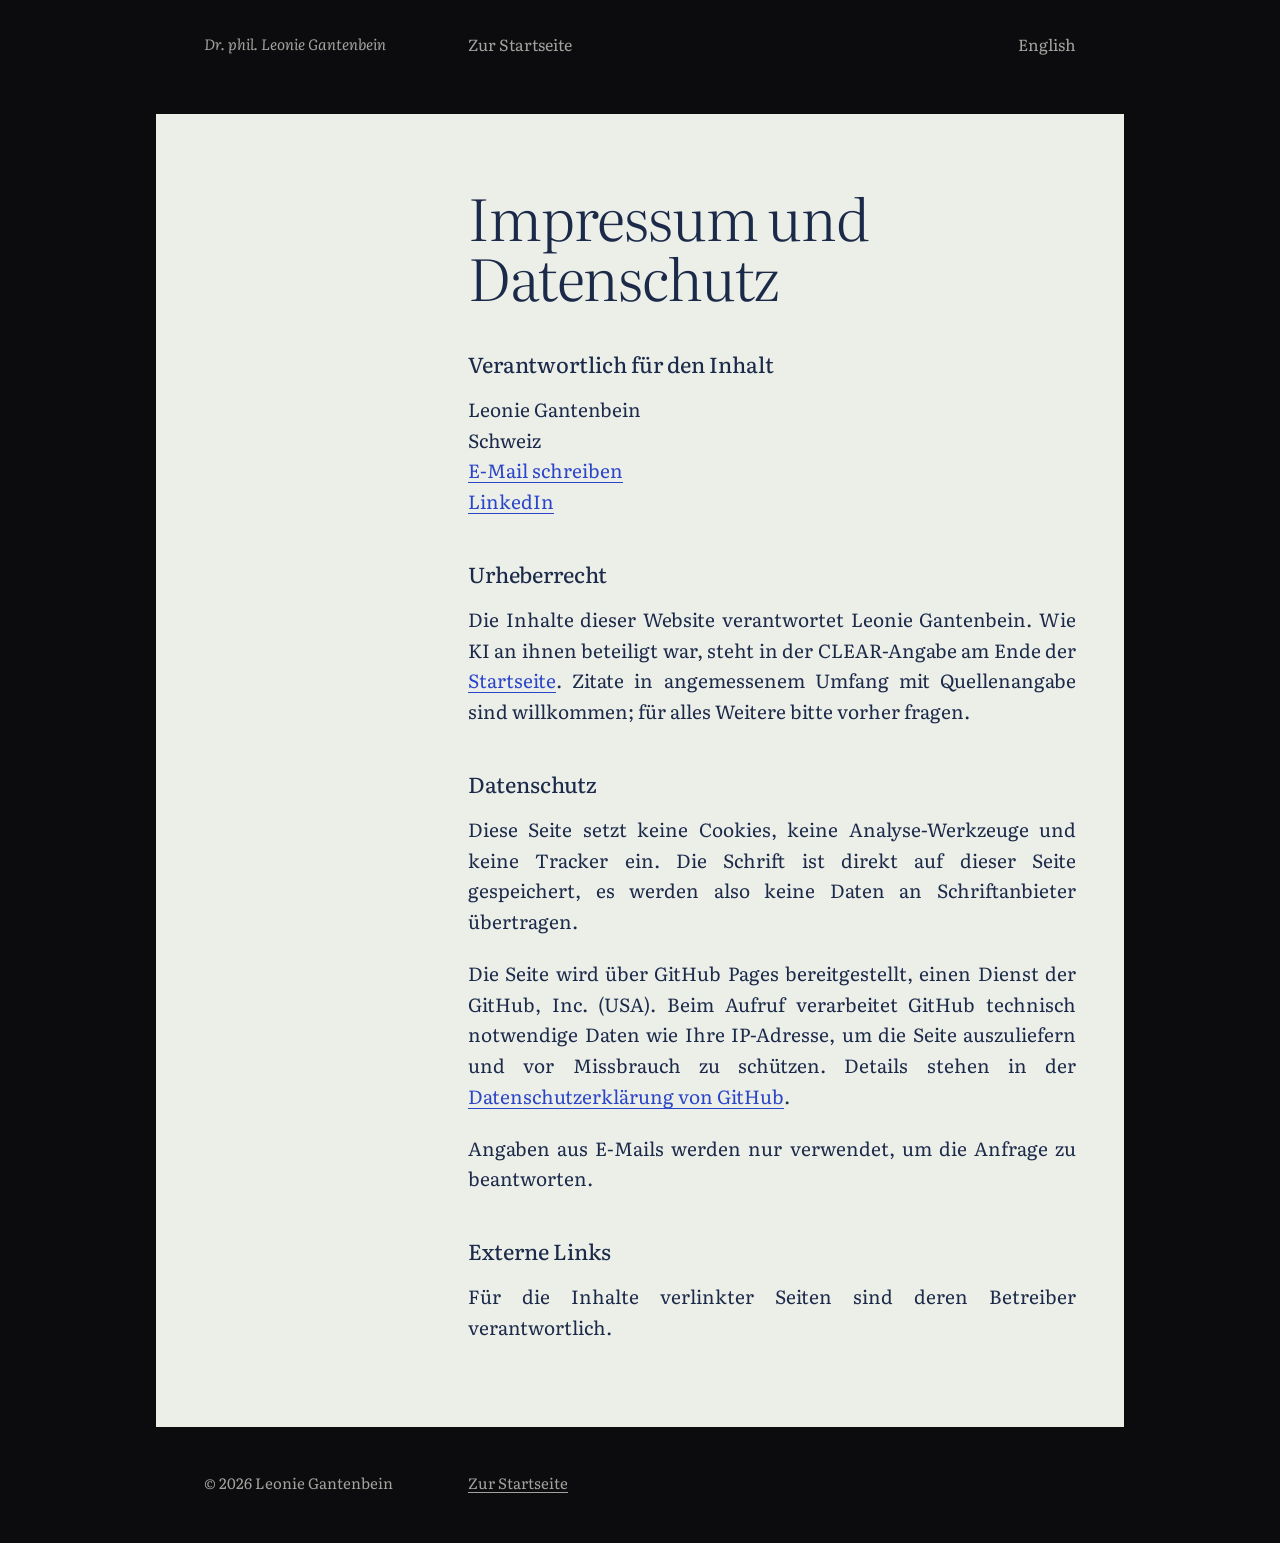
<file: impressum.html>
<!doctype html>
<html lang="de">
<head>
  <meta charset="utf-8">
  <meta name="viewport" content="width=device-width, initial-scale=1">
  <title>Impressum und Datenschutz – Leonie Gantenbein</title>
  <meta name="robots" content="noindex">
  <link rel="alternate" hreflang="en" href="https://leoniegantenbein.github.io/en/imprint.html">
  <link rel="icon" href="data:image/svg+xml,%3Csvg xmlns='http://www.w3.org/2000/svg' viewBox='0 0 64 64'%3E%3Crect width='64' height='64' rx='10' fill='%231c2a4a'/%3E%3Ctext x='32' y='45' font-family='Georgia,serif' font-style='italic' font-size='38' text-anchor='middle' fill='%23eceee8'%3EL%3C/text%3E%3C/svg%3E">
  <link rel="stylesheet" href="style.css">
</head>

<!--
  Für eine private Website ohne Verkauf genügen in der Schweiz in der Regel Name und eine
  Kontaktmöglichkeit. Wer über die Seite etwas verkauft oder in Deutschland wohnt, braucht
  mehr Angaben. Im Zweifel kurz rechtlich prüfen lassen.
-->

<body>
  <div class="seite">

    <header class="kopf raster nacht">
      <a class="kopf__name rand" href="index.html">Dr. phil. Leonie Gantenbein</a>
      <nav class="kopf__nav text" aria-label="Hauptnavigation">
        <ul>
          <li><a href="index.html">Zur Startseite</a></li>
          <li class="kopf__sprache"><a href="en/imprint.html" lang="en" hreflang="en">English</a></li>
        </ul>
      </nav>
    </header>

    <main class="unterseite raster blatt">
      <div class="text prosa">
        <h1>Impressum und Datenschutz</h1>

        <h2>Verantwortlich für den Inhalt</h2>
        <address>
          Leonie Gantenbein<br>
          Schweiz<br>
          <a class="mail-link" href="#" data-name="sihtam.einoel" data-ort="hc.niweulb">E-Mail schreiben</a><br>
          <a href="https://www.linkedin.com/in/leonie-gantenbein">LinkedIn</a>
        </address>

        <h2>Urheberrecht</h2>
        <p>Die Inhalte dieser Website verantwortet Leonie Gantenbein. Wie KI an ihnen beteiligt war, steht in der CLEAR-Angabe am Ende der <a href="index.html">Startseite</a>. Zitate in angemessenem Umfang mit Quellenangabe sind willkommen; für alles Weitere bitte vorher fragen.</p>

        <h2>Datenschutz</h2>
        <p>Diese Seite setzt keine Cookies, keine Analyse-Werkzeuge und keine Tracker ein. Die Schrift ist direkt auf dieser Seite gespeichert, es werden also keine Daten an Schriftanbieter übertragen.</p>
        <p>Die Seite wird über GitHub Pages bereitgestellt, einen Dienst der GitHub, Inc. (USA). Beim Aufruf verarbeitet GitHub technisch notwendige Daten wie Ihre IP-Adresse, um die Seite auszuliefern und vor Missbrauch zu schützen. Details stehen in der <a href="https://docs.github.com/de/site-policy/privacy-policies/github-general-privacy-statement">Datenschutzerklärung von GitHub</a>.</p>
        <p>Angaben aus E-Mails werden nur verwendet, um die Anfrage zu beantworten.</p>

        <h2>Externe Links</h2>
        <p>Für die Inhalte verlinkter Seiten sind deren Betreiber verantwortlich.</p>
      </div>
    </main>

    <footer class="fuss raster nacht">
      <p class="rand">© 2026 Leonie Gantenbein</p>
      <div class="text">
        <p><a href="index.html">Zur Startseite</a></p>
      </div>
    </footer>

  </div>

  <script src="mail.js"></script>
</body>
</html>
</file>
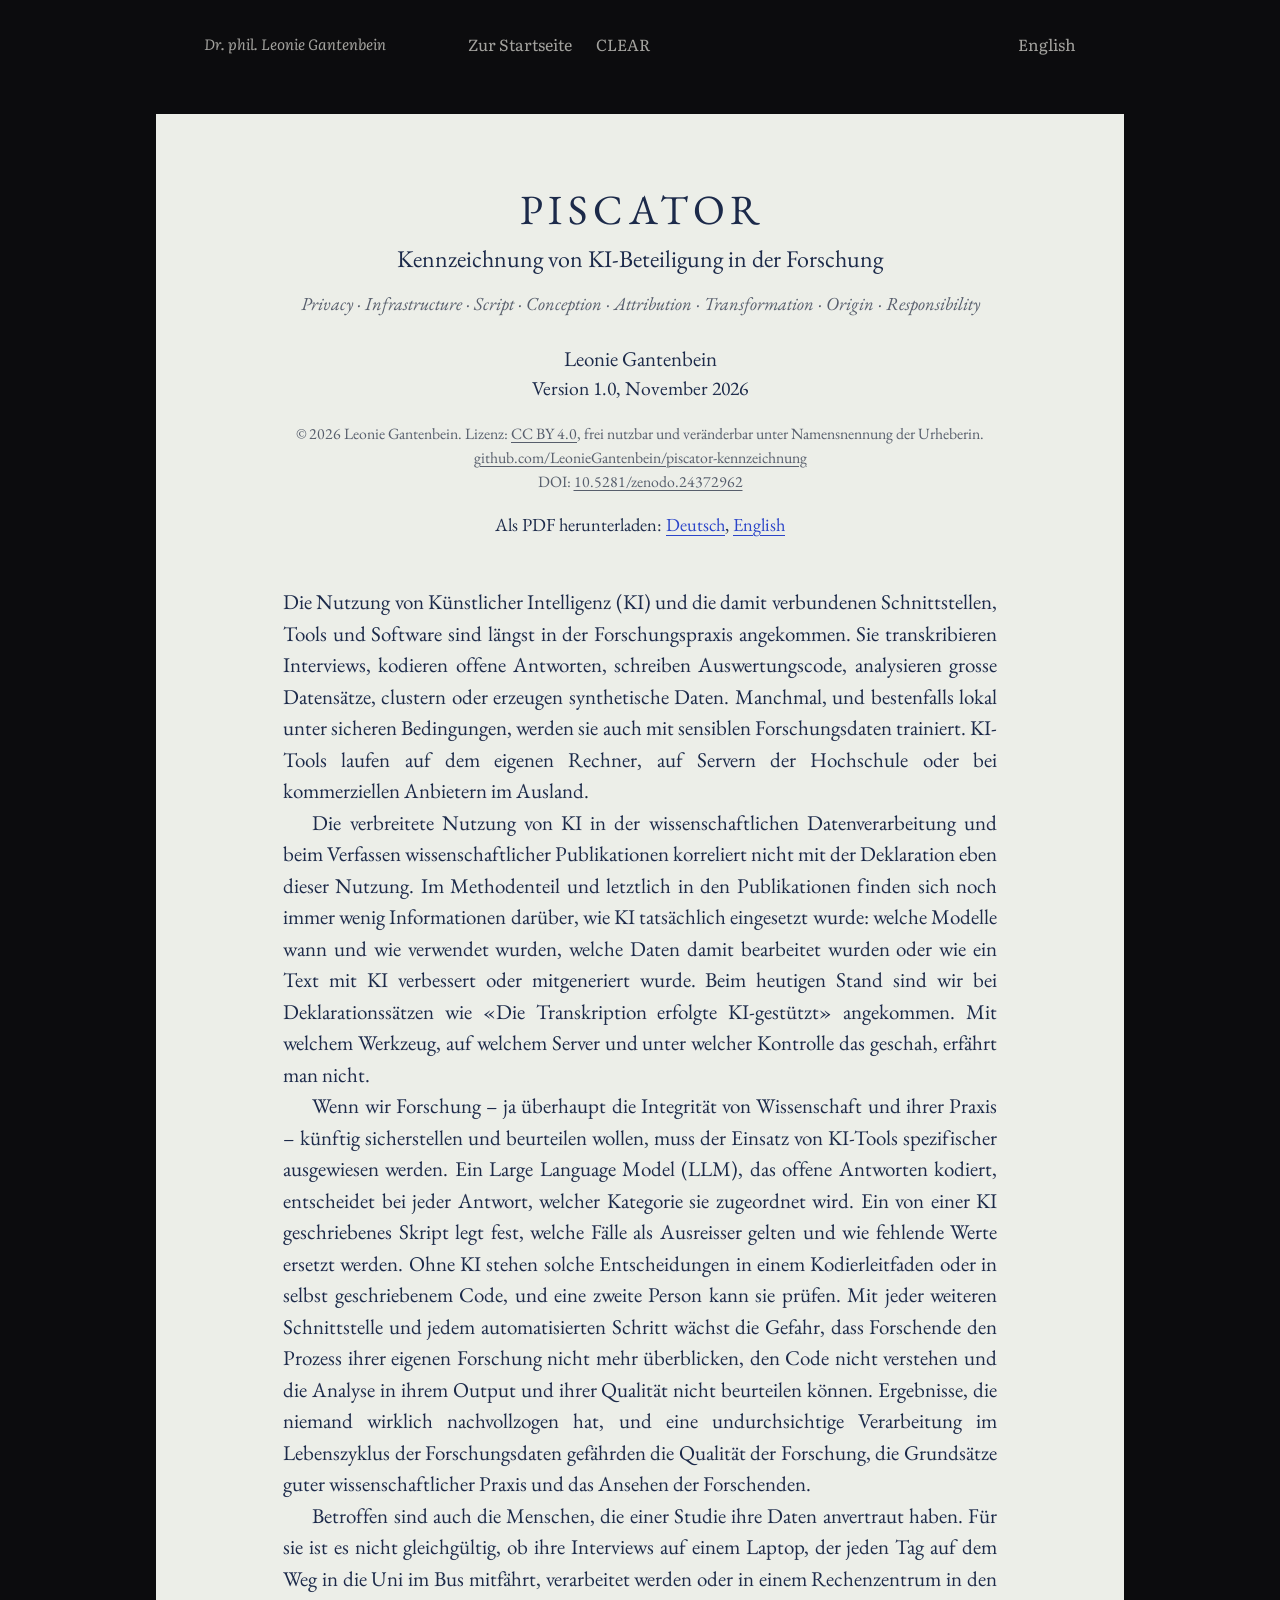
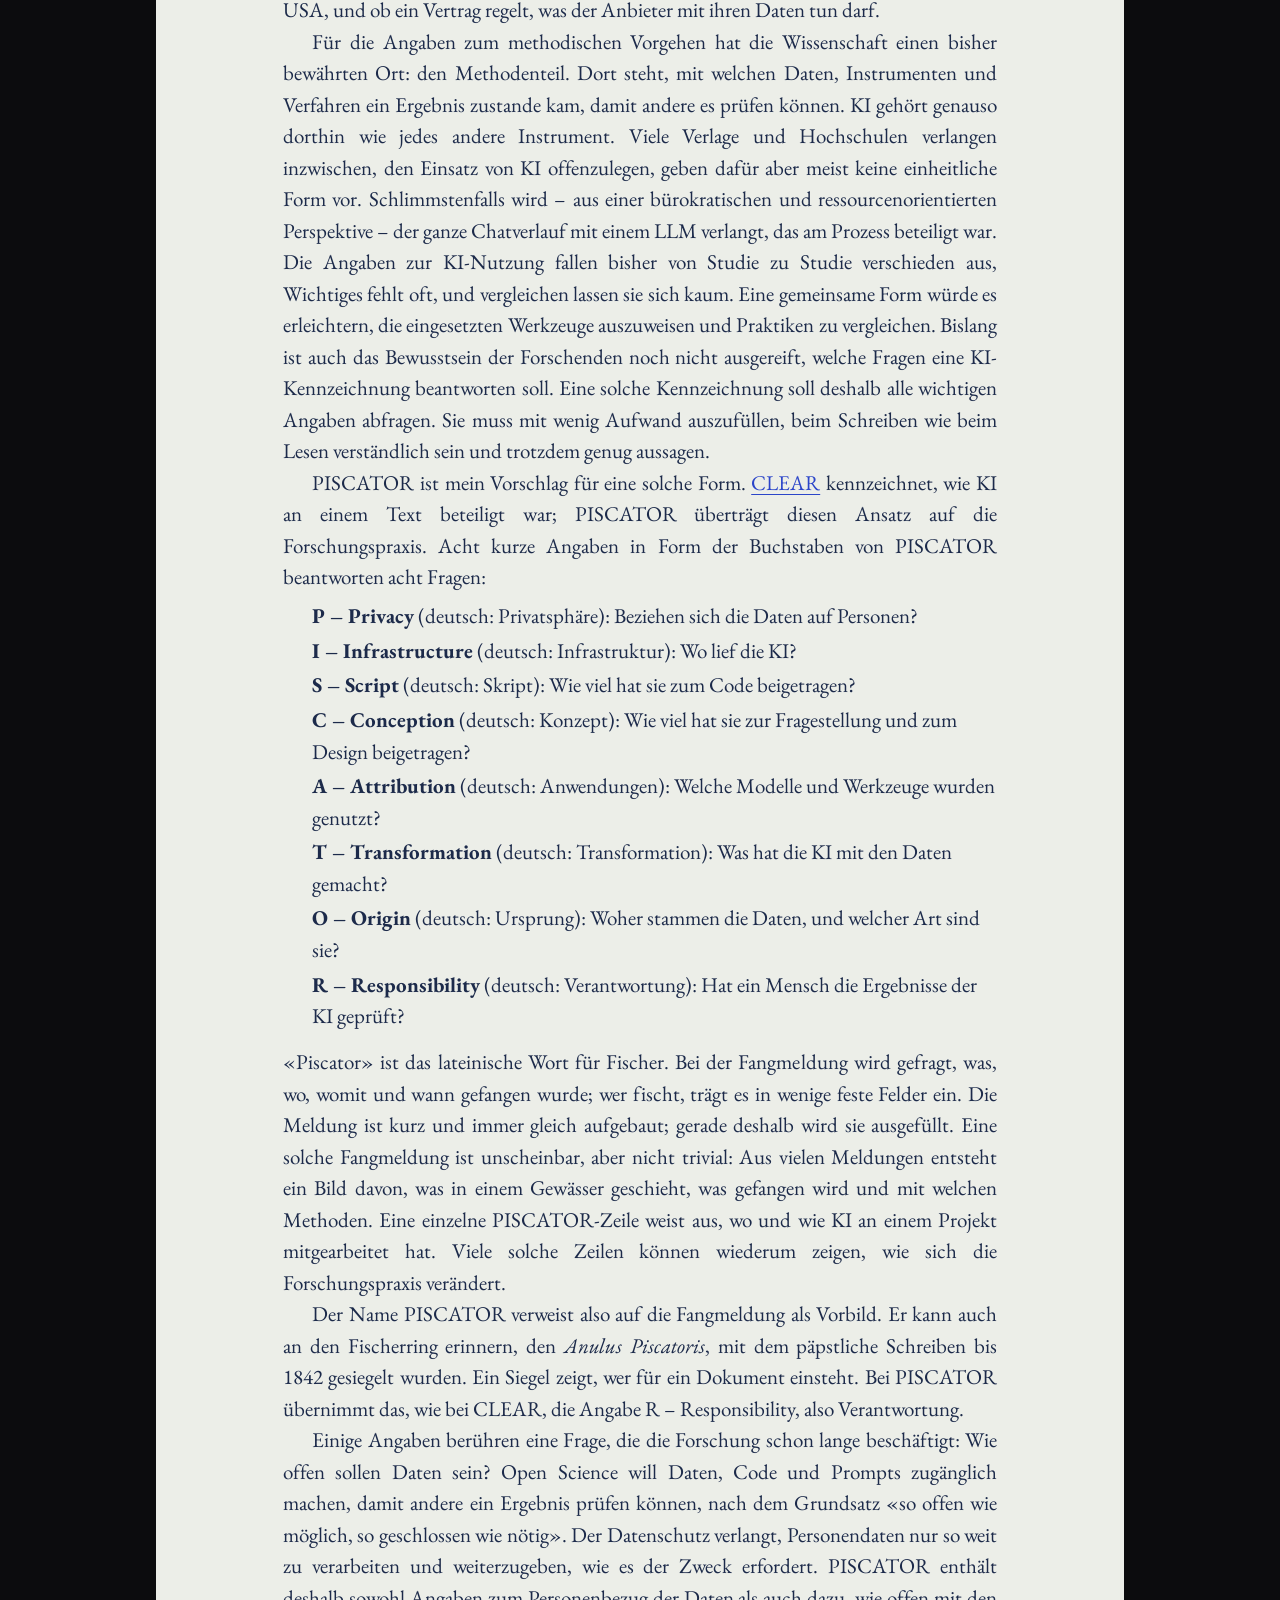
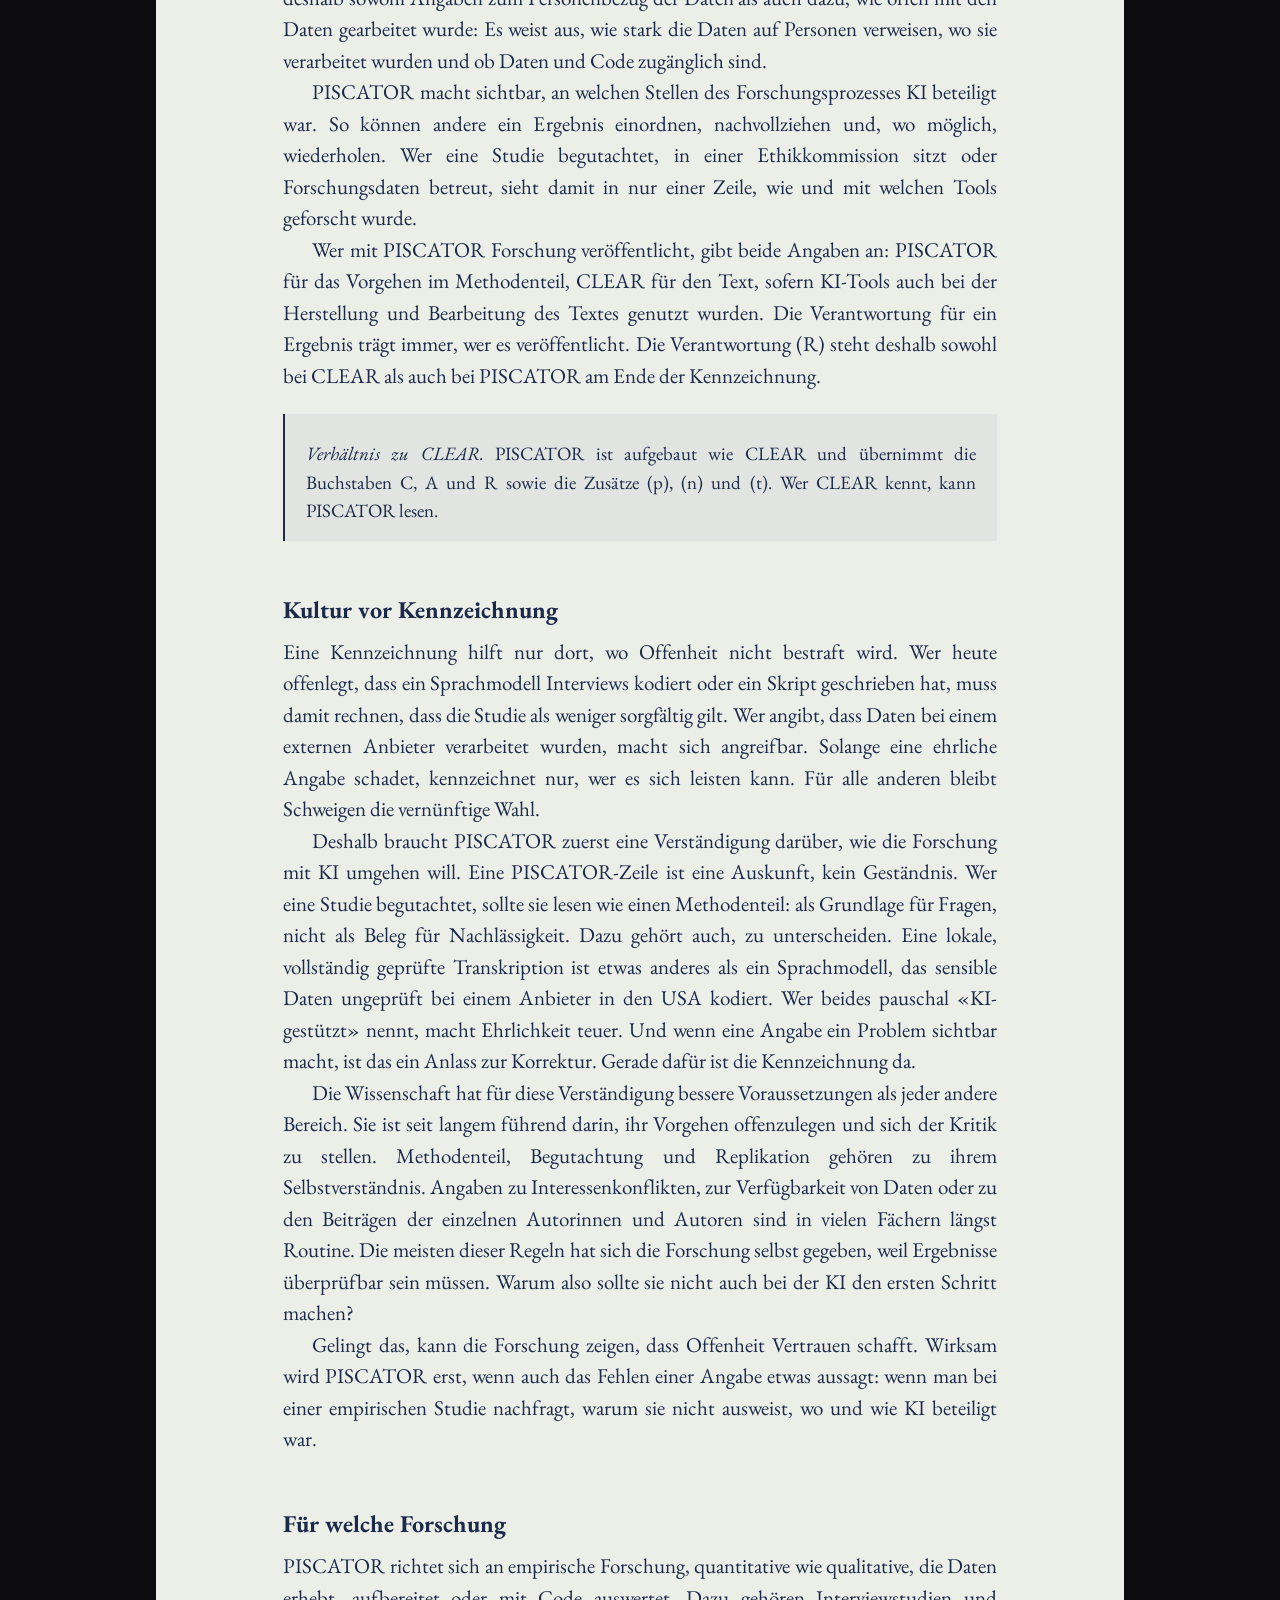
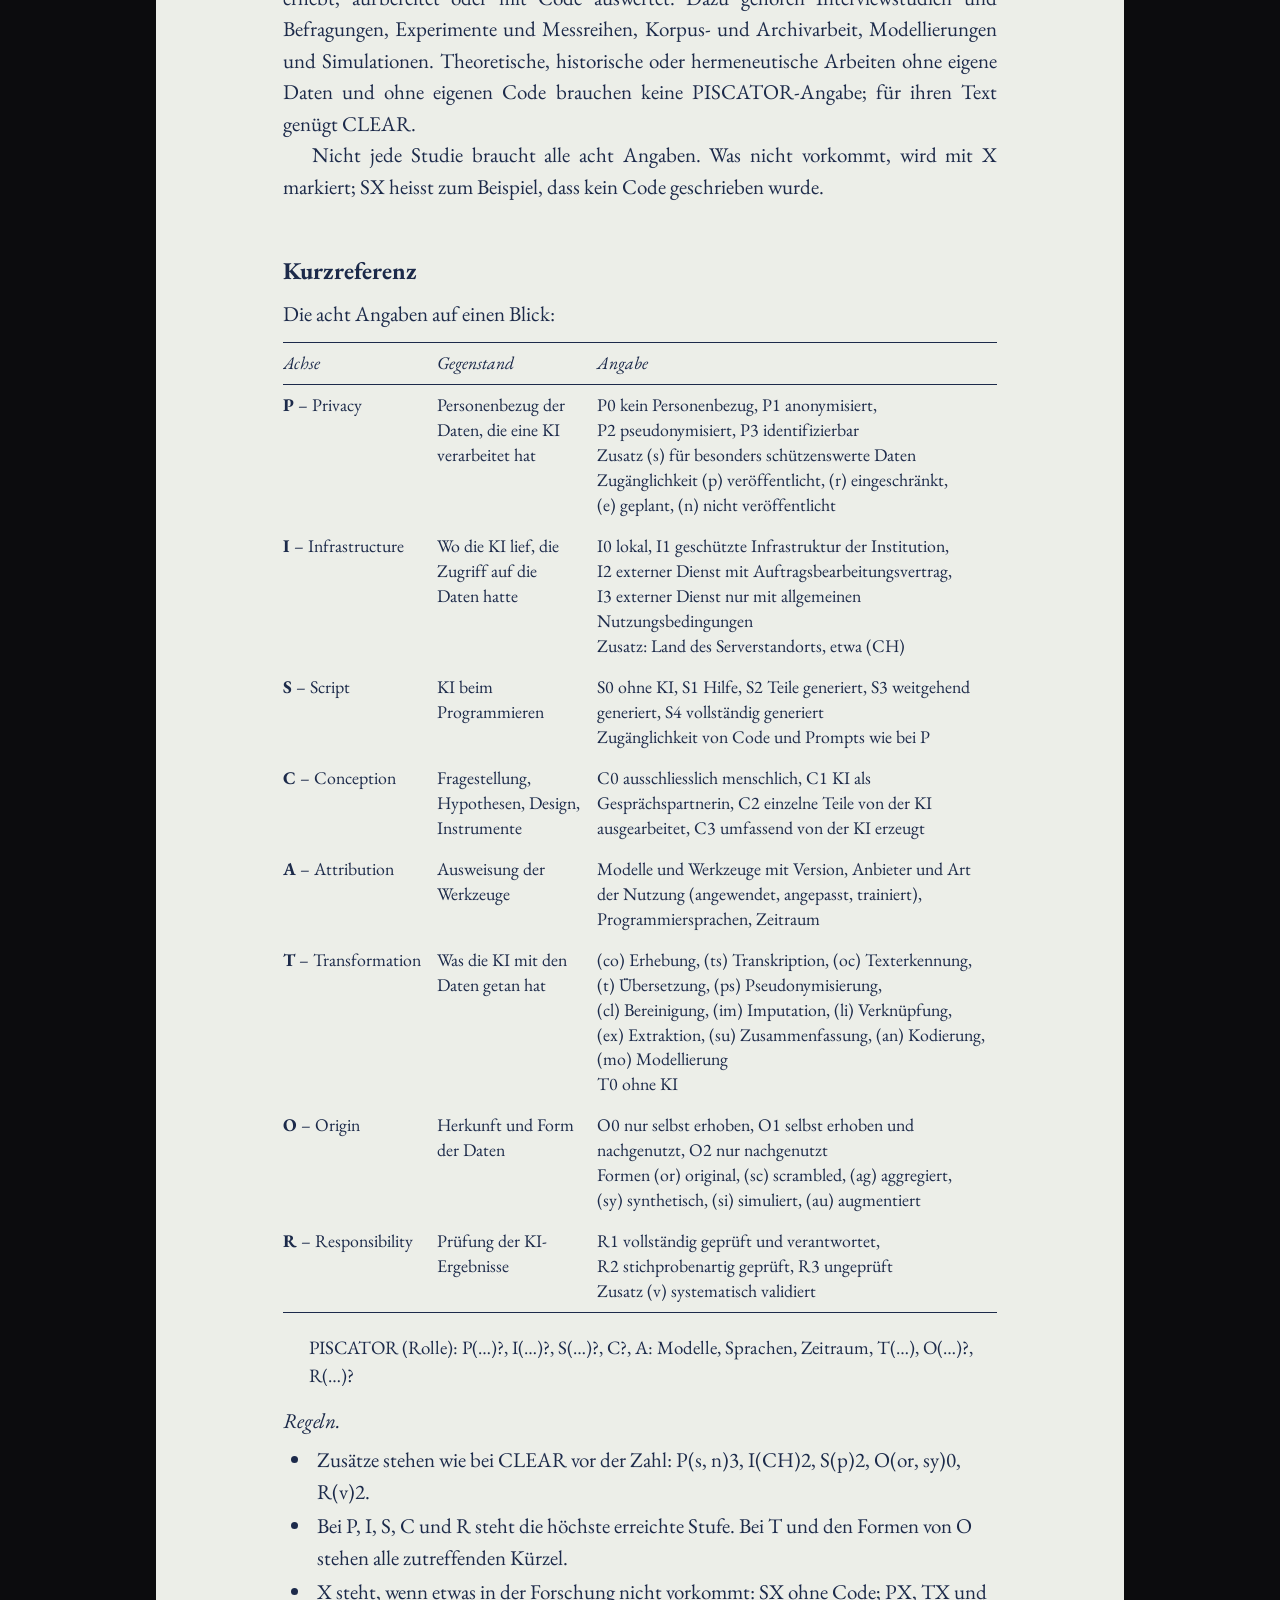
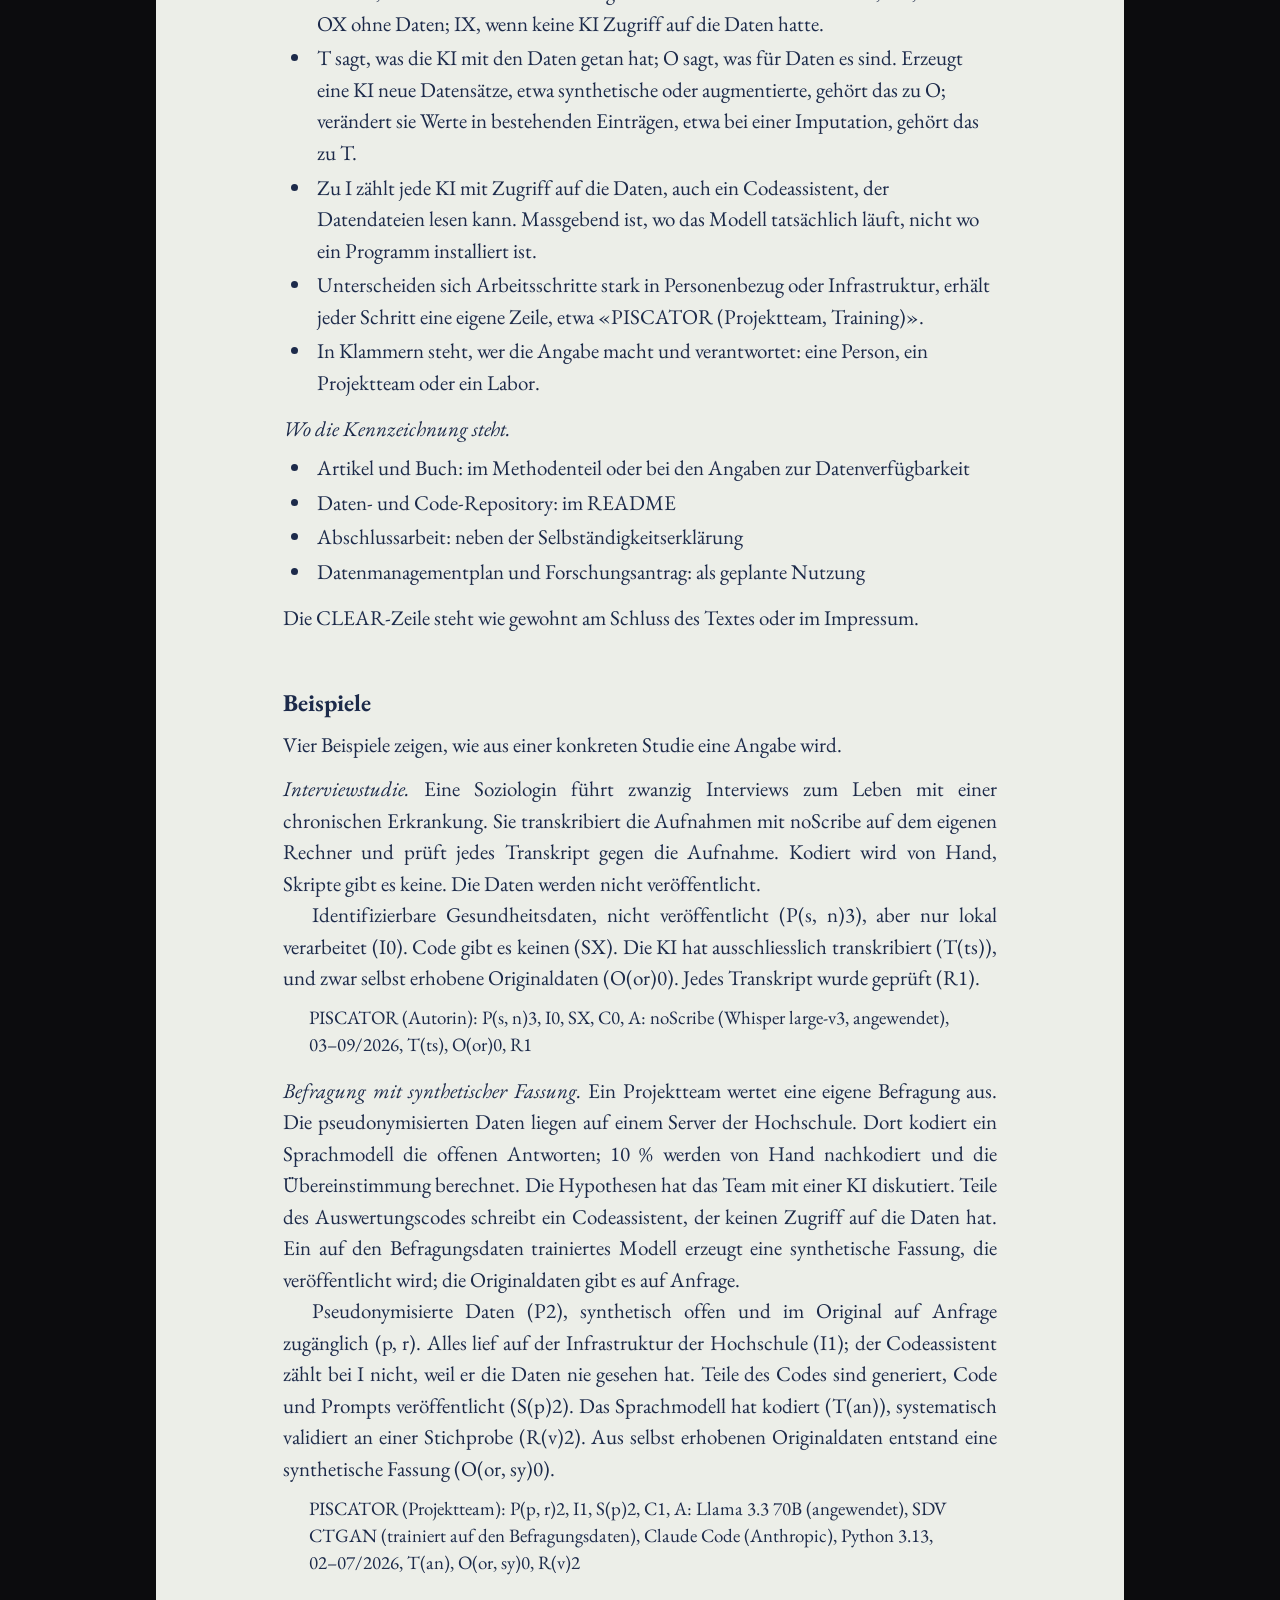
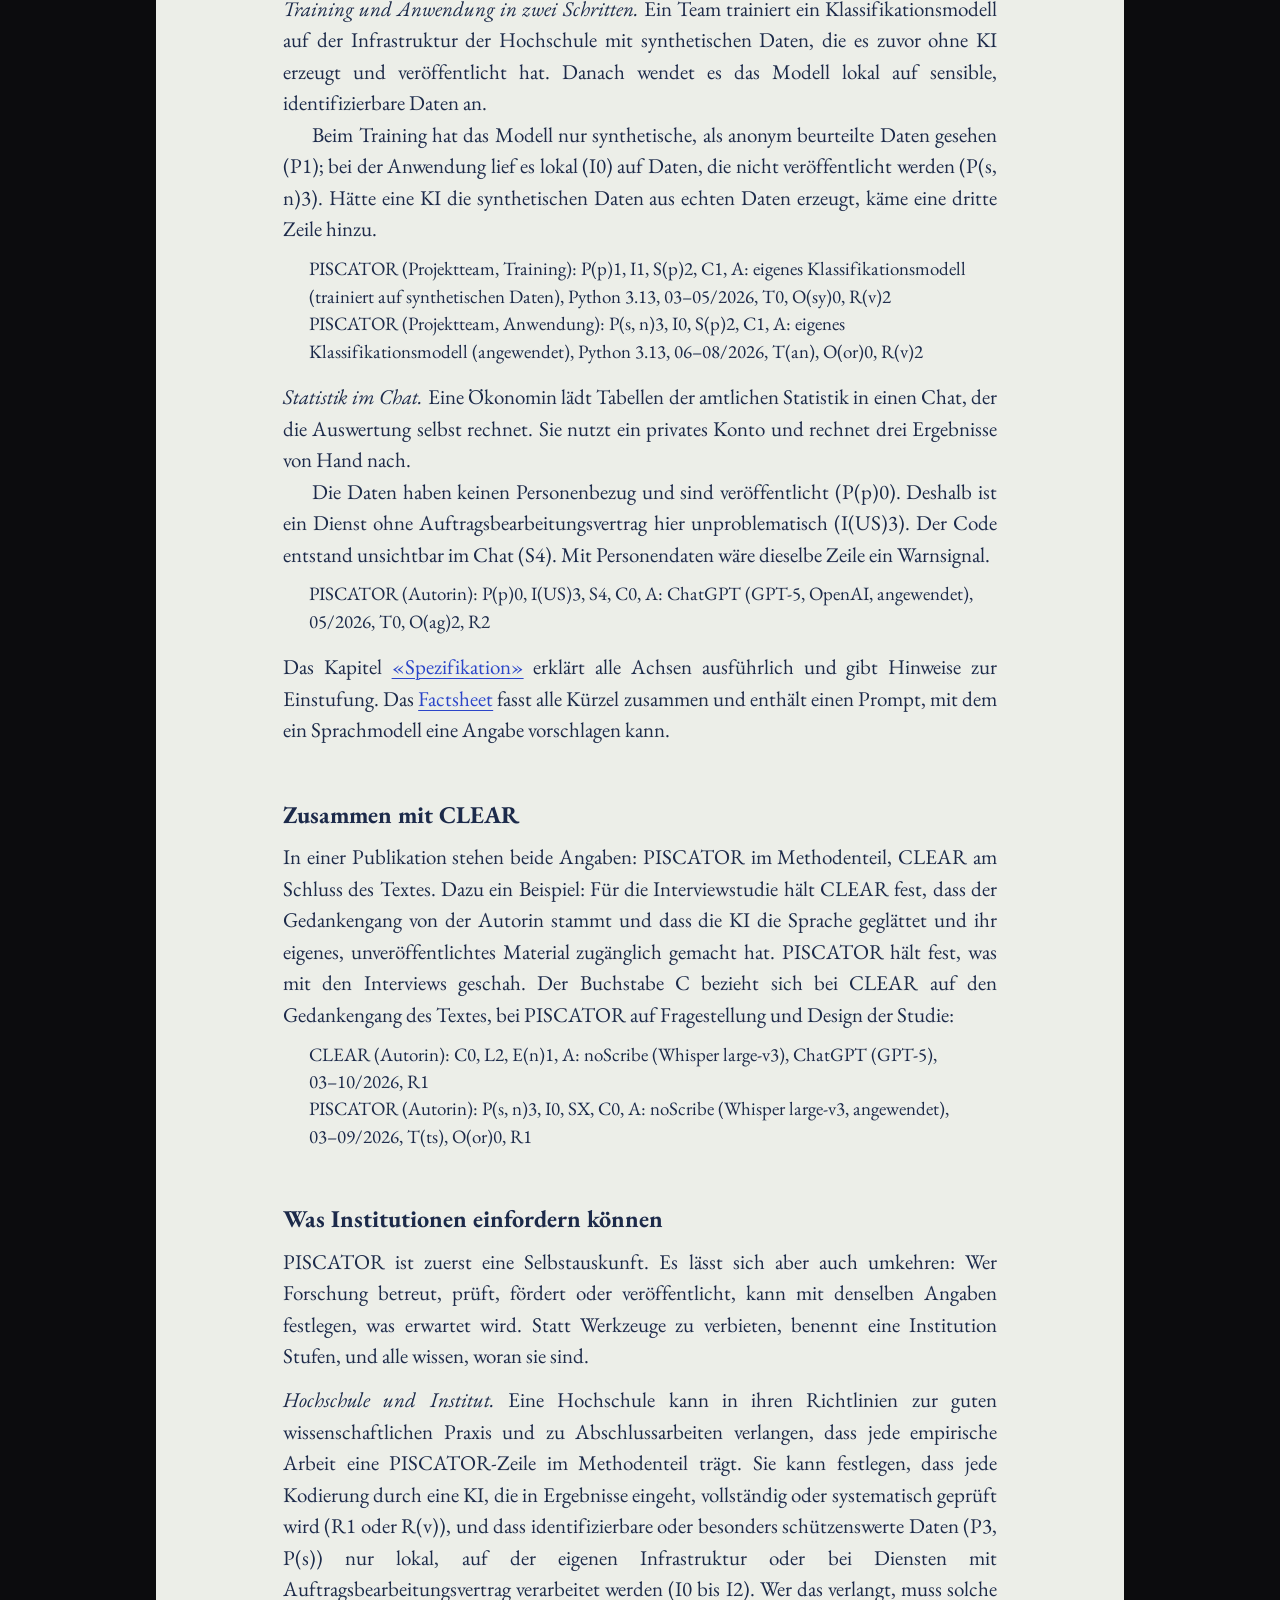
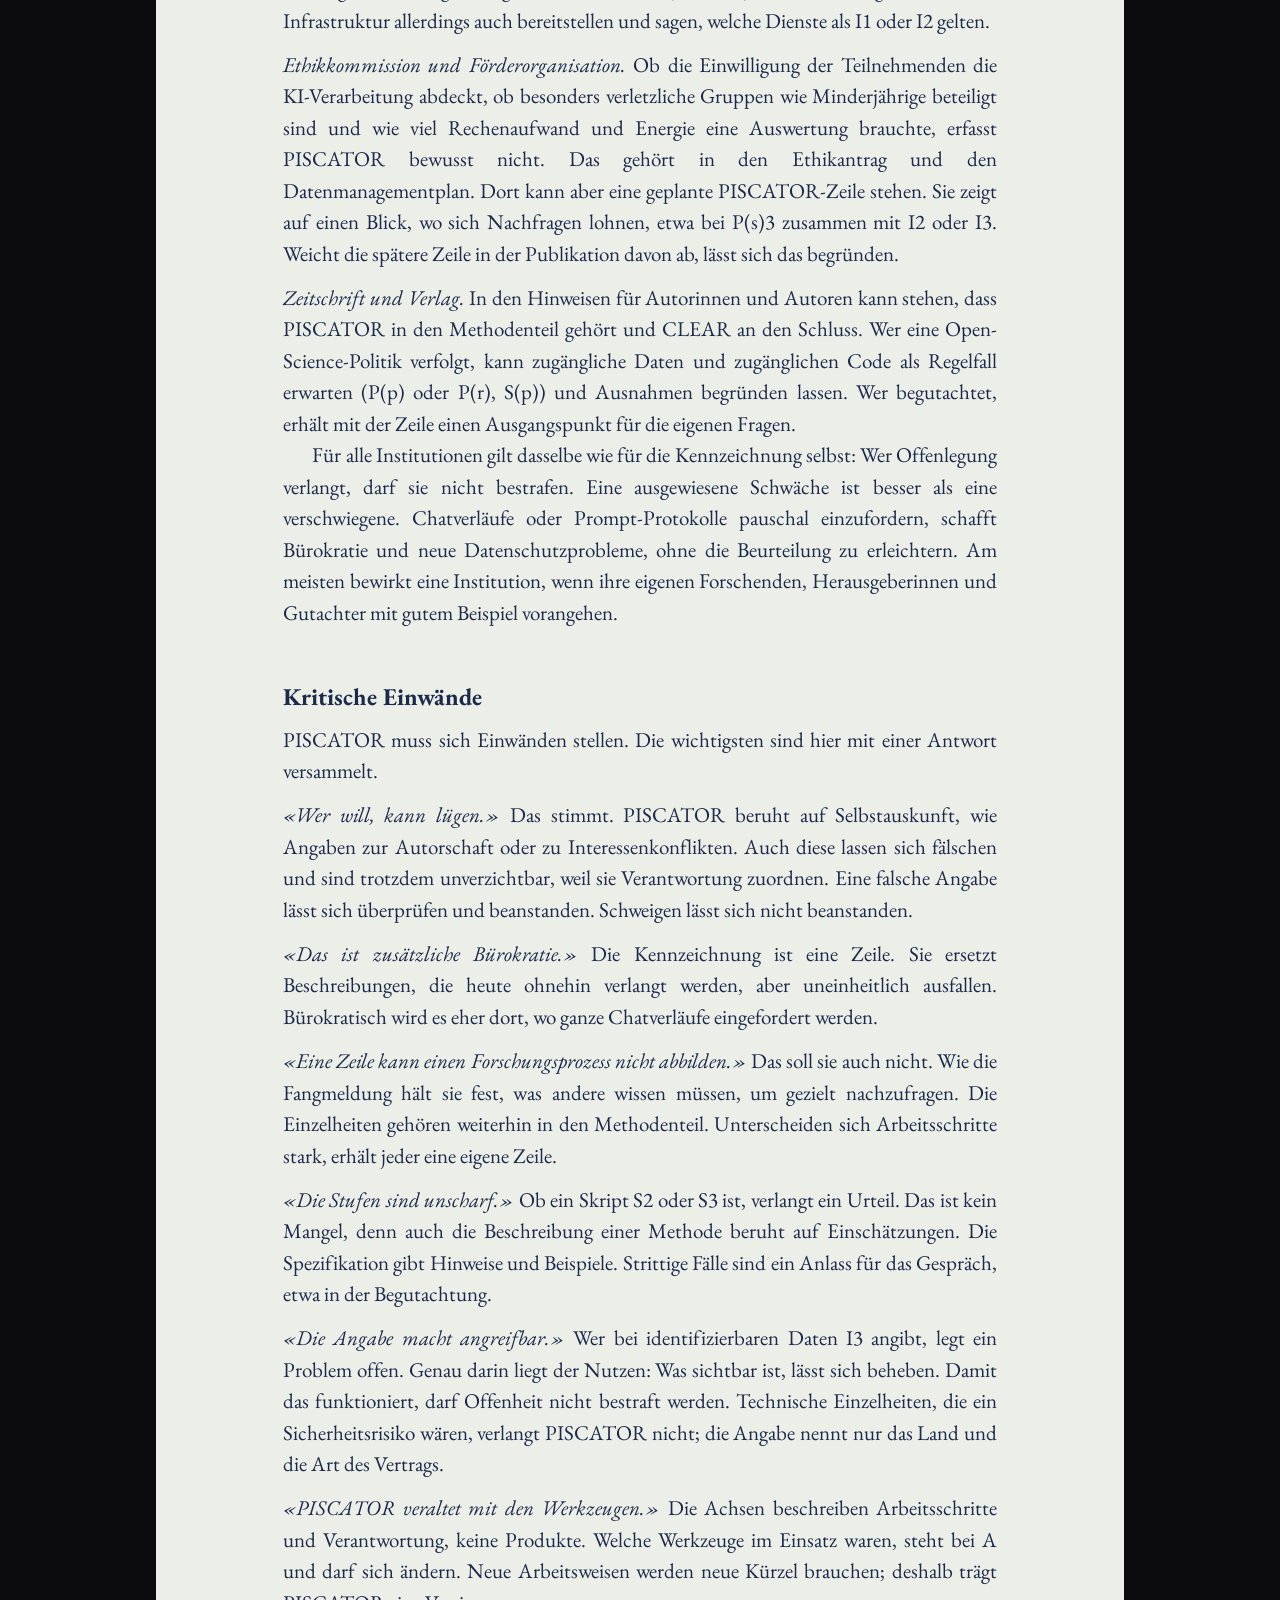
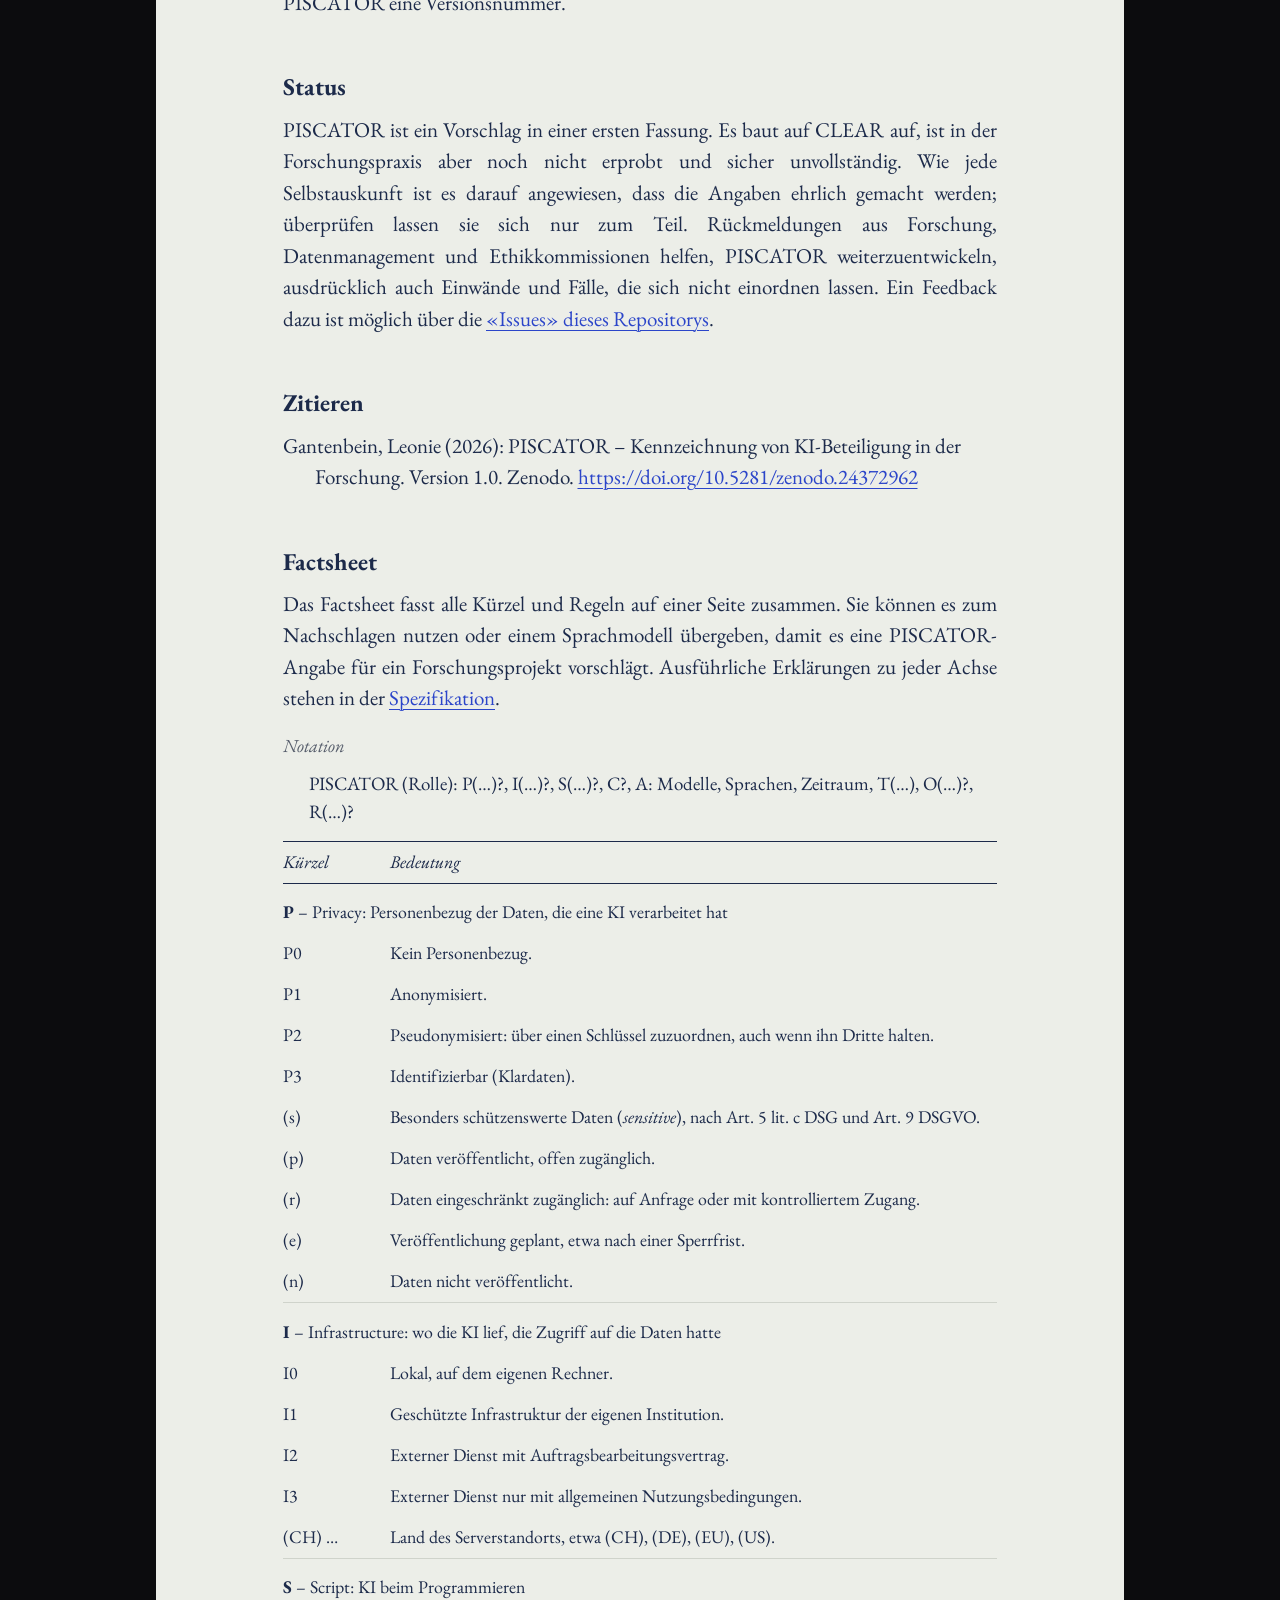
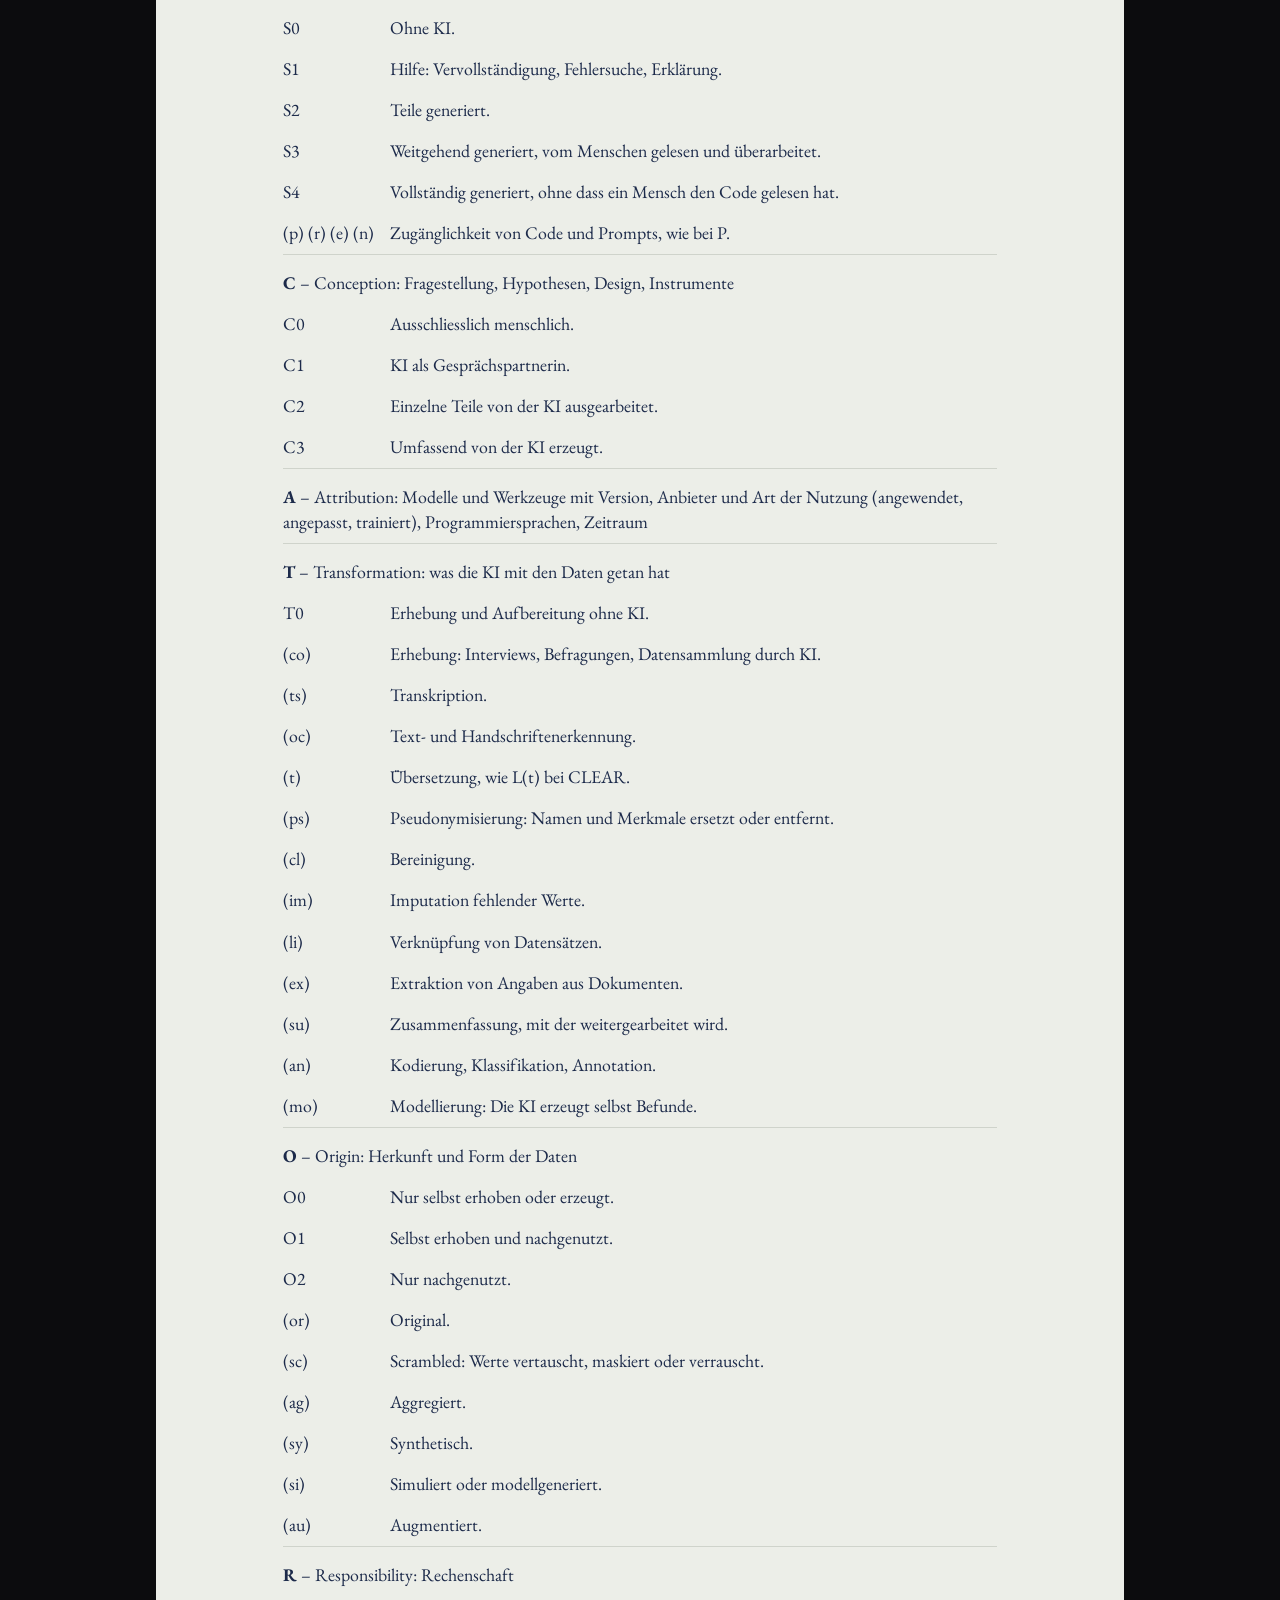
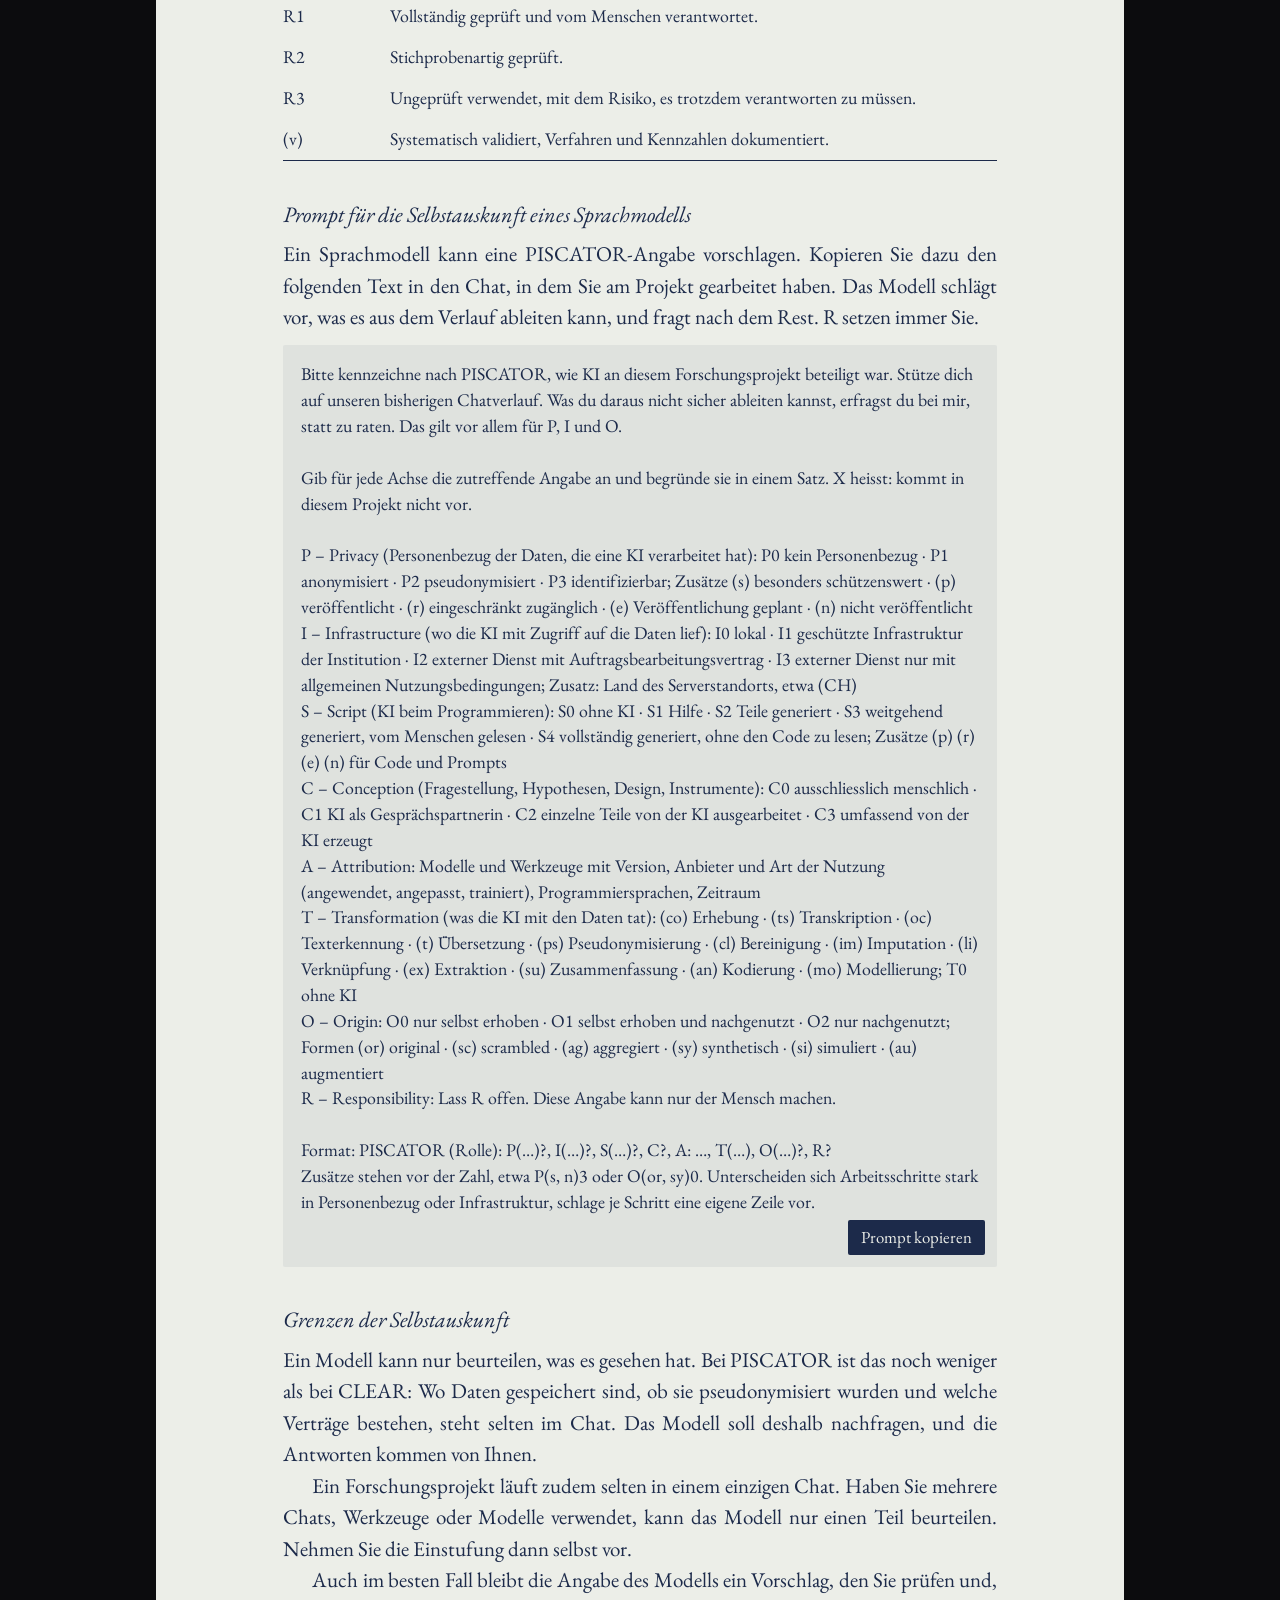
<file: piscator.html>
<!doctype html>
<html lang="de">
<head>
  <meta charset="utf-8">
  <meta name="viewport" content="width=device-width, initial-scale=1">

  <title>PISCATOR – Kennzeichnung von KI-Beteiligung in der Forschung | Leonie Gantenbein</title>
  <meta name="description" content="PISCATOR ist ein Vorschlag von Leonie Gantenbein, die Beteiligung künstlicher Intelligenz an empirischer Forschung offenzulegen: acht Angaben zu Personenbezug, Infrastruktur, Code, Konzeption, Werkzeugen, Aufbereitung, Herkunft der Daten und Prüfung. PISCATOR ergänzt CLEAR.">
  <meta property="og:type" content="article">
  <meta property="og:title" content="PISCATOR – Kennzeichnung von KI-Beteiligung in der Forschung | Leonie Gantenbein">
  <meta property="og:description" content="PISCATOR ist ein Vorschlag von Leonie Gantenbein, die Beteiligung künstlicher Intelligenz an empirischer Forschung offenzulegen: acht Angaben zu Personenbezug, Infrastruktur, Code, Konzeption, Werkzeugen, Aufbereitung, Herkunft der Daten und Prüfung. PISCATOR ergänzt CLEAR.">
  <meta property="og:image" content="https://leoniegantenbein.github.io/piscator-bild.png">
  <meta property="og:image:width" content="1280">
  <meta property="og:image:height" content="720">
  <meta property="og:image:alt" content="PISCATOR: Privacy, Infrastructure, Script, Conception, Attribution, Transformation, Origin, Responsibility">
  <meta name="twitter:card" content="summary_large_image">

  <link rel="canonical" href="https://leoniegantenbein.github.io/piscator.html">
  <link rel="alternate" hreflang="de" href="https://leoniegantenbein.github.io/piscator.html">
  <link rel="alternate" hreflang="en" href="https://leoniegantenbein.github.io/en/piscator.html">

  <link rel="icon" href="data:image/svg+xml,%3Csvg xmlns='http://www.w3.org/2000/svg' viewBox='0 0 64 64'%3E%3Crect width='64' height='64' rx='10' fill='%231c2a4a'/%3E%3Ctext x='32' y='45' font-family='Georgia,serif' font-style='italic' font-size='38' text-anchor='middle' fill='%23eceee8'%3EL%3C/text%3E%3C/svg%3E">
  <link rel="preload" href="fonts/literata-latin-standard-normal.woff2" as="font" type="font/woff2" crossorigin>
  <link rel="stylesheet" href="style.css">

  <script type="application/ld+json">
{
  "@context": "https://schema.org",
  "@type": "CreativeWork",
  "@id": "https://leoniegantenbein.github.io/piscator.html#piscator",
  "name": "PISCATOR – Kennzeichnung von KI-Beteiligung in der Forschung",
  "alternateName": "PISCATOR – Labelling AI Involvement in Research",
  "description": "PISCATOR ist ein Vorschlag von Leonie Gantenbein, die Beteiligung künstlicher Intelligenz an empirischer Forschung offenzulegen: acht Angaben zu Personenbezug, Infrastruktur, Code, Konzeption, Werkzeugen, Aufbereitung, Herkunft der Daten und Prüfung.",
  "version": "1.0",
  "dateCreated": "2026",
  "inLanguage": [
    "de",
    "en"
  ],
  "license": "https://creativecommons.org/licenses/by/4.0/",
  "url": "https://leoniegantenbein.github.io/piscator.html",
  "sameAs": [
    "https://github.com/LeonieGantenbein/piscator-kennzeichnung",
    "https://doi.org/10.5281/zenodo.24372962"
  ],
  "author": {
    "@type": "Person",
    "@id": "https://leoniegantenbein.github.io/#person",
    "name": "Leonie Gantenbein",
    "url": "https://leoniegantenbein.github.io/"
  },
  "keywords": [
    "PISCATOR",
    "CLEAR",
    "KI-Kennzeichnung",
    "AI disclosure",
    "Forschungsdaten",
    "Open Science",
    "Datenschutz"
  ],
  "isBasedOn": {
    "@type": "CreativeWork",
    "@id": "https://leoniegantenbein.github.io/clear.html#clear",
    "name": "CLEAR – Kennzeichnung von KI-Beteiligung an Texten",
    "url": "https://leoniegantenbein.github.io/clear.html"
  },
  "identifier": {
    "@type": "PropertyValue",
    "propertyID": "DOI",
    "value": "10.5281/zenodo.24372962"
  }
}
  </script>
</head>

<!-- PISCATOR-Unterseite (de). Gegenstück zu clear.html. Der Text folgt der README
     im Repository piscator-kennzeichnung. Wenn du hier etwas änderst, passe es dort
     und in en/piscator.html ebenfalls an. -->

<body>
  <a class="skip-link" href="#inhalt">Zum Inhalt springen</a>

  <div class="seite">

    <header class="kopf raster nacht">
      <a class="kopf__name rand" href="index.html">Dr. phil. Leonie Gantenbein</a>
      <nav class="kopf__nav text" aria-label="Hauptnavigation">
        <ul>
          <li><a href="index.html">Zur Startseite</a></li>
          <li><a href="clear.html">CLEAR</a></li>
          <li class="kopf__sprache"><a href="en/piscator.html" lang="en" hreflang="en">English</a></li>
        </ul>
      </nav>
    </header>

    <main class="unterseite raster blatt" id="inhalt">
      <article class="text prosa dokument">
        <header class="dokument__kopf">
          <h1><span class="eigenname">PISCATOR</span> <span class="dokument__untertitel">Kennzeichnung von <span class="nobr">KI-Beteiligung</span> in der Forschung</span></h1>
          <p class="dokument__achsen"><i>Privacy · Infrastructure · Script · Conception · Attribution · Transformation · Origin · Responsibility</i></p>
          <p class="dokument__autorin">Leonie Gantenbein</p>
          <p class="dokument__fassung">Version 1.0, November 2026</p>
          <div class="dokument__ausgabe">
            <p>© 2026 Leonie Gantenbein. Lizenz: <a href="https://creativecommons.org/licenses/by/4.0/legalcode.de">CC&nbsp;BY&nbsp;4.0</a>, frei nutzbar und veränderbar unter Namensnennung der Urheberin.</p>
            <p><a href="https://github.com/LeonieGantenbein/piscator-kennzeichnung">github.com/LeonieGantenbein/piscator-kennzeichnung</a></p>
            <p>DOI: <a href="https://doi.org/10.5281/zenodo.24372962">10.5281/zenodo.24372962</a></p>
          </div>
          <p class="dokument__pdf">Als PDF herunterladen: <a href="dokumente/Gantenbein_2026_PISCATOR_de.pdf" type="application/pdf">Deutsch</a>, <a href="dokumente/Gantenbein_2026_PISCATOR_en.pdf" type="application/pdf" hreflang="en" lang="en">English</a></p>
        </header>

        <p>Die Nutzung von Künstlicher Intelligenz (KI) und die damit verbundenen Schnittstellen, Tools und Software sind längst in der Forschungspraxis angekommen. Sie transkribieren Interviews, kodieren offene Antworten, schreiben Auswertungscode, analysieren grosse Datensätze, clustern oder erzeugen synthetische Daten. Manchmal, und bestenfalls lokal unter sicheren Bedingungen, werden sie auch mit sensiblen Forschungsdaten trainiert. KI-Tools laufen auf dem eigenen Rechner, auf Servern der Hochschule oder bei kommerziellen Anbietern im Ausland.</p>
        <p>Die verbreitete Nutzung von KI in der wissenschaftlichen Datenverarbeitung und beim Verfassen wissenschaftlicher Publikationen korreliert nicht mit der Deklaration eben dieser Nutzung. Im Methodenteil und letztlich in den Publikationen finden sich noch immer wenig Informationen darüber, wie KI tatsächlich eingesetzt wurde: welche Modelle wann und wie verwendet wurden, welche Daten damit bearbeitet wurden oder wie ein Text mit KI verbessert oder mitgeneriert wurde. Beim heutigen Stand sind wir bei Deklarationssätzen wie «Die Transkription erfolgte KI-gestützt» angekommen. Mit welchem Werkzeug, auf welchem Server und unter welcher Kontrolle das geschah, erfährt man nicht.</p>
        <p>Wenn wir Forschung – ja überhaupt die Integrität von Wissenschaft und ihrer Praxis – künftig sicherstellen und beurteilen wollen, muss der Einsatz von KI-Tools spezifischer ausgewiesen werden. Ein Large Language Model (LLM), das offene Antworten kodiert, entscheidet bei jeder Antwort, welcher Kategorie sie zugeordnet wird. Ein von einer KI geschriebenes Skript legt fest, welche Fälle als Ausreisser gelten und wie fehlende Werte ersetzt werden. Ohne KI stehen solche Entscheidungen in einem Kodierleitfaden oder in selbst geschriebenem Code, und eine zweite Person kann sie prüfen. Mit jeder weiteren Schnittstelle und jedem automatisierten Schritt wächst die Gefahr, dass Forschende den Prozess ihrer eigenen Forschung nicht mehr überblicken, den Code nicht verstehen und die Analyse in ihrem Output und ihrer Qualität nicht beurteilen können. Ergebnisse, die niemand wirklich nachvollzogen hat, und eine undurchsichtige Verarbeitung im Lebenszyklus der Forschungsdaten gefährden die Qualität der Forschung, die Grundsätze guter wissenschaftlicher Praxis und das Ansehen der Forschenden.</p>
        <p>Betroffen sind auch die Menschen, die einer Studie ihre Daten anvertraut haben. Für sie ist es nicht gleichgültig, ob ihre Interviews auf einem Laptop, der jeden Tag auf dem Weg in die Uni im Bus mitfährt, verarbeitet werden oder in einem Rechenzentrum in den USA, und ob ein Vertrag regelt, was der Anbieter mit ihren Daten tun darf.</p>
        <p>Für die Angaben zum methodischen Vorgehen hat die Wissenschaft einen bisher bewährten Ort: den Methodenteil. Dort steht, mit welchen Daten, Instrumenten und Verfahren ein Ergebnis zustande kam, damit andere es prüfen können. KI gehört genauso dorthin wie jedes andere Instrument. Viele Verlage und Hochschulen verlangen inzwischen, den Einsatz von KI offenzulegen, geben dafür aber meist keine einheitliche Form vor. Schlimmstenfalls wird – aus einer bürokratischen und ressourcenorientierten Perspektive – der ganze Chatverlauf mit einem LLM verlangt, das am Prozess beteiligt war. Die Angaben zur KI-Nutzung fallen bisher von Studie zu Studie verschieden aus, Wichtiges fehlt oft, und vergleichen lassen sie sich kaum. Eine gemeinsame Form würde es erleichtern, die eingesetzten Werkzeuge auszuweisen und Praktiken zu vergleichen. Bislang ist auch das Bewusstsein der Forschenden noch nicht ausgereift, welche Fragen eine KI-Kennzeichnung beantworten soll. Eine solche Kennzeichnung soll deshalb alle wichtigen Angaben abfragen. Sie muss mit wenig Aufwand auszufüllen, beim Schreiben wie beim Lesen verständlich sein und trotzdem genug aussagen.</p>
        <p><span class="eigenname">PISCATOR</span> ist mein Vorschlag für eine solche Form. <a href="clear.html"><span class="eigenname">CLEAR</span></a> kennzeichnet, wie KI an einem Text beteiligt war; <span class="eigenname">PISCATOR</span> überträgt diesen Ansatz auf die Forschungspraxis. Acht kurze Angaben in Form der Buchstaben von <span class="eigenname">PISCATOR</span> beantworten acht Fragen:</p>
        <ul class="dokument__liste dokument__liste--buchstaben">
          <li><b>P – Privacy</b> (deutsch: Privatsphäre): Beziehen sich die Daten auf Personen?</li>
          <li><b>I – Infrastructure</b> (deutsch: Infrastruktur): Wo lief die KI?</li>
          <li><b>S – Script</b> (deutsch: Skript): Wie viel hat sie zum Code beigetragen?</li>
          <li><b>C – Conception</b> (deutsch: Konzept): Wie viel hat sie zur Fragestellung und zum Design beigetragen?</li>
          <li><b>A – Attribution</b> (deutsch: Anwendungen): Welche Modelle und Werkzeuge wurden genutzt?</li>
          <li><b>T – Transformation</b> (deutsch: Transformation): Was hat die KI mit den Daten gemacht?</li>
          <li><b>O – Origin</b> (deutsch: Ursprung): Woher stammen die Daten, und welcher Art sind sie?</li>
          <li><b>R – Responsibility</b> (deutsch: Verantwortung): Hat ein Mensch die Ergebnisse der KI geprüft?</li>
        </ul>
        <p>«Piscator» ist das lateinische Wort für Fischer. Bei der Fangmeldung wird gefragt, was, wo, womit und wann gefangen wurde; wer fischt, trägt es in wenige feste Felder ein. Die Meldung ist kurz und immer gleich aufgebaut; gerade deshalb wird sie ausgefüllt. Eine solche Fangmeldung ist unscheinbar, aber nicht trivial: Aus vielen Meldungen entsteht ein Bild davon, was in einem Gewässer geschieht, was gefangen wird und mit welchen Methoden. Eine einzelne <span class="eigenname">PISCATOR</span>-Zeile weist aus, wo und wie KI an einem Projekt mitgearbeitet hat. Viele solche Zeilen können wiederum zeigen, wie sich die Forschungspraxis verändert.</p>
        <p>Der Name <span class="eigenname">PISCATOR</span> verweist also auf die Fangmeldung als Vorbild. Er kann auch an den Fischerring erinnern, den <i lang="la">Anulus Piscatoris</i>, mit dem päpstliche Schreiben bis 1842 gesiegelt wurden. Ein Siegel zeigt, wer für ein Dokument einsteht. Bei <span class="eigenname">PISCATOR</span> übernimmt das, wie bei <span class="eigenname">CLEAR</span>, die Angabe R – Responsibility, also Verantwortung.</p>
        <p>Einige Angaben berühren eine Frage, die die Forschung schon lange beschäftigt: Wie offen sollen Daten sein? Open Science will Daten, Code und Prompts zugänglich machen, damit andere ein Ergebnis prüfen können, nach dem Grundsatz «so offen wie möglich, so geschlossen wie nötig». Der Datenschutz verlangt, Personendaten nur so weit zu verarbeiten und weiterzugeben, wie es der Zweck erfordert. <span class="eigenname">PISCATOR</span> enthält deshalb sowohl Angaben zum Personenbezug der Daten als auch dazu, wie offen mit den Daten gearbeitet wurde: Es weist aus, wie stark die Daten auf Personen verweisen, wo sie verarbeitet wurden und ob Daten und Code zugänglich sind.</p>
        <p><span class="eigenname">PISCATOR</span> macht sichtbar, an welchen Stellen des Forschungsprozesses KI beteiligt war. So können andere ein Ergebnis einordnen, nachvollziehen und, wo möglich, wiederholen. Wer eine Studie begutachtet, in einer Ethikkommission sitzt oder Forschungsdaten betreut, sieht damit in nur einer Zeile, wie und mit welchen Tools geforscht wurde.</p>
        <p>Wer mit <span class="eigenname">PISCATOR</span> Forschung veröffentlicht, gibt beide Angaben an: <span class="eigenname">PISCATOR</span> für das Vorgehen im Methodenteil, <span class="eigenname">CLEAR</span> für den Text, sofern KI-Tools auch bei der Herstellung und Bearbeitung des Textes genutzt wurden. Die Verantwortung für ein Ergebnis trägt immer, wer es veröffentlicht. Die Verantwortung (R) steht deshalb sowohl bei <span class="eigenname">CLEAR</span> als auch bei <span class="eigenname">PISCATOR</span> am Ende der Kennzeichnung.</p>
        <aside class="dokument__notiz">
          <p class="stichwort"><b>Verhältnis zu <span class="eigenname">CLEAR</span>.</b> <span class="eigenname">PISCATOR</span> ist aufgebaut wie <span class="eigenname">CLEAR</span> und übernimmt die Buchstaben C, A und R sowie die Zusätze (p), (n) und (t). Wer <span class="eigenname">CLEAR</span> kennt, kann <span class="eigenname">PISCATOR</span> lesen.</p>
        </aside>

        <h2>Kultur vor Kennzeichnung</h2>
        <p>Eine Kennzeichnung hilft nur dort, wo Offenheit nicht bestraft wird. Wer heute offenlegt, dass ein Sprachmodell Interviews kodiert oder ein Skript geschrieben hat, muss damit rechnen, dass die Studie als weniger sorgfältig gilt. Wer angibt, dass Daten bei einem externen Anbieter verarbeitet wurden, macht sich angreifbar. Solange eine ehrliche Angabe schadet, kennzeichnet nur, wer es sich leisten kann. Für alle anderen bleibt Schweigen die vernünftige Wahl.</p>
        <p>Deshalb braucht <span class="eigenname">PISCATOR</span> zuerst eine Verständigung darüber, wie die Forschung mit KI umgehen will. Eine <span class="eigenname">PISCATOR</span>-Zeile ist eine Auskunft, kein Geständnis. Wer eine Studie begutachtet, sollte sie lesen wie einen Methodenteil: als Grundlage für Fragen, nicht als Beleg für Nachlässigkeit. Dazu gehört auch, zu unterscheiden. Eine lokale, vollständig geprüfte Transkription ist etwas anderes als ein Sprachmodell, das sensible Daten ungeprüft bei einem Anbieter in den USA kodiert. Wer beides pauschal «KI-gestützt» nennt, macht Ehrlichkeit teuer. Und wenn eine Angabe ein Problem sichtbar macht, ist das ein Anlass zur Korrektur. Gerade dafür ist die Kennzeichnung da.</p>
        <p>Die Wissenschaft hat für diese Verständigung bessere Voraussetzungen als jeder andere Bereich. Sie ist seit langem führend darin, ihr Vorgehen offenzulegen und sich der Kritik zu stellen. Methodenteil, Begutachtung und Replikation gehören zu ihrem Selbstverständnis. Angaben zu Interessenkonflikten, zur Verfügbarkeit von Daten oder zu den Beiträgen der einzelnen Autorinnen und Autoren sind in vielen Fächern längst Routine. Die meisten dieser Regeln hat sich die Forschung selbst gegeben, weil Ergebnisse überprüfbar sein müssen. Warum also sollte sie nicht auch bei der KI den ersten Schritt machen?</p>
        <p>Gelingt das, kann die Forschung zeigen, dass Offenheit Vertrauen schafft. Wirksam wird <span class="eigenname">PISCATOR</span> erst, wenn auch das Fehlen einer Angabe etwas aussagt: wenn man bei einer empirischen Studie nachfragt, warum sie nicht ausweist, wo und wie KI beteiligt war.</p>

        <h2>Für welche Forschung</h2>
        <p><span class="eigenname">PISCATOR</span> richtet sich an empirische Forschung, quantitative wie qualitative, die Daten erhebt, aufbereitet oder mit Code auswertet. Dazu gehören Interviewstudien und Befragungen, Experimente und Messreihen, Korpus- und Archivarbeit, Modellierungen und Simulationen. Theoretische, historische oder hermeneutische Arbeiten ohne eigene Daten und ohne eigenen Code brauchen keine <span class="eigenname">PISCATOR</span>-Angabe; für ihren Text genügt <span class="eigenname">CLEAR</span>.</p>
        <p>Nicht jede Studie braucht alle acht Angaben. Was nicht vorkommt, wird mit X markiert; SX heisst zum Beispiel, dass kein Code geschrieben wurde.</p>

        <h2>Kurzreferenz</h2>
        <p>Die acht Angaben auf einen Blick:</p>
        <div class="tabelle">
          <table>
            <thead><tr><th scope="col">Achse</th><th scope="col">Gegenstand</th><th scope="col">Angabe</th></tr></thead>
            <tbody>
            <tr><th scope="row"><b>P</b> – Privacy</th><td>Personenbezug der Daten, die eine KI verarbeitet hat</td><td>P0&nbsp;kein Personenbezug, P1&nbsp;anonymisiert, P2&nbsp;pseudonymisiert, P3&nbsp;identifizierbar<br>Zusatz (s)&nbsp;für besonders schützenswerte Daten<br>Zugänglichkeit (p)&nbsp;veröffentlicht, (r)&nbsp;eingeschränkt, (e)&nbsp;geplant, (n)&nbsp;nicht veröffentlicht</td></tr>
            <tr><th scope="row"><b>I</b> – Infrastructure</th><td>Wo die KI lief, die Zugriff auf die Daten hatte</td><td>I0&nbsp;lokal, I1&nbsp;geschützte Infrastruktur der Institution, I2&nbsp;externer Dienst mit Auftragsbearbeitungsvertrag, I3&nbsp;externer Dienst nur mit allgemeinen Nutzungsbedingungen<br>Zusatz: Land des Serverstandorts, etwa (CH)</td></tr>
            <tr><th scope="row"><b>S</b> – Script</th><td>KI beim Programmieren</td><td>S0&nbsp;ohne KI, S1&nbsp;Hilfe, S2&nbsp;Teile generiert, S3&nbsp;weitgehend generiert, S4&nbsp;vollständig generiert<br>Zugänglichkeit von Code und Prompts wie bei P</td></tr>
            <tr><th scope="row"><b>C</b> – Conception</th><td>Fragestellung, Hypothesen, Design, Instrumente</td><td>C0&nbsp;ausschliesslich menschlich, C1&nbsp;KI als Gesprächspartnerin, C2&nbsp;einzelne Teile von der KI ausgearbeitet, C3&nbsp;umfassend von der KI erzeugt</td></tr>
            <tr><th scope="row"><b>A</b> – Attribution</th><td>Ausweisung der Werkzeuge</td><td>Modelle und Werkzeuge mit Version, Anbieter und Art der Nutzung (angewendet, angepasst, trainiert), Programmiersprachen, Zeitraum</td></tr>
            <tr><th scope="row"><b>T</b> – Transformation</th><td>Was die KI mit den Daten getan hat</td><td>(co)&nbsp;Erhebung, (ts)&nbsp;Transkription, (oc)&nbsp;Texterkennung, (t)&nbsp;Übersetzung, (ps)&nbsp;Pseudonymisierung, (cl)&nbsp;Bereinigung, (im)&nbsp;Imputation, (li)&nbsp;Verknüpfung, (ex)&nbsp;Extraktion, (su)&nbsp;Zusammenfassung, (an)&nbsp;Kodierung, (mo)&nbsp;Modellierung<br>T0&nbsp;ohne KI</td></tr>
            <tr><th scope="row"><b>O</b> – Origin</th><td>Herkunft und Form der Daten</td><td>O0&nbsp;nur selbst erhoben, O1&nbsp;selbst erhoben und nachgenutzt, O2&nbsp;nur nachgenutzt<br>Formen (or)&nbsp;original, (sc)&nbsp;scrambled, (ag)&nbsp;aggregiert, (sy)&nbsp;synthetisch, (si)&nbsp;simuliert, (au)&nbsp;augmentiert</td></tr>
            <tr><th scope="row"><b>R</b> – Responsibility</th><td>Prüfung der KI-Ergebnisse</td><td>R1&nbsp;vollständig geprüft und verantwortet, R2&nbsp;stichprobenartig geprüft, R3&nbsp;ungeprüft<br>Zusatz (v)&nbsp;systematisch validiert</td></tr>
            </tbody>
          </table>
        </div>
        <pre><code>PISCATOR (Rolle): P(…)?, I(…)?, S(…)?, C?, A: Modelle, Sprachen, Zeitraum, T(…), O(…)?, R(…)?</code></pre>
        <p class="stichwort"><b>Regeln.</b></p>
        <ul class="dokument__liste">
          <li>Zusätze stehen wie bei <span class="eigenname">CLEAR</span> vor der Zahl: P(s, n)3, I(CH)2, S(p)2, O(or, sy)0, R(v)2.</li>
          <li>Bei P, I, S, C und R steht die höchste erreichte Stufe. Bei T und den Formen von O stehen alle zutreffenden Kürzel.</li>
          <li>X steht, wenn etwas in der Forschung nicht vorkommt: SX ohne Code; PX, TX und OX ohne Daten; IX, wenn keine KI Zugriff auf die Daten hatte.</li>
          <li>T sagt, was die KI mit den Daten getan hat; O sagt, was für Daten es sind. Erzeugt eine KI neue Datensätze, etwa synthetische oder augmentierte, gehört das zu O; verändert sie Werte in bestehenden Einträgen, etwa bei einer Imputation, gehört das zu T.</li>
          <li>Zu I zählt jede KI mit Zugriff auf die Daten, auch ein Codeassistent, der Datendateien lesen kann. Massgebend ist, wo das Modell tatsächlich läuft, nicht wo ein Programm installiert ist.</li>
          <li>Unterscheiden sich Arbeitsschritte stark in Personenbezug oder Infrastruktur, erhält jeder Schritt eine eigene Zeile, etwa «<span class="eigenname">PISCATOR</span> (Projektteam, Training)».</li>
          <li>In Klammern steht, wer die Angabe macht und verantwortet: eine Person, ein Projektteam oder ein Labor.</li>
        </ul>
        <p class="stichwort"><b>Wo die Kennzeichnung steht.</b></p>
        <ul class="dokument__liste">
          <li>Artikel und Buch: im Methodenteil oder bei den Angaben zur Datenverfügbarkeit</li>
          <li>Daten- und Code-Repository: im README</li>
          <li>Abschlussarbeit: neben der Selbständigkeitserklärung</li>
          <li>Datenmanagementplan und Forschungsantrag: als geplante Nutzung</li>
        </ul>
        <p>Die <span class="eigenname">CLEAR</span>-Zeile steht wie gewohnt am Schluss des Textes oder im Impressum.</p>

        <h2>Beispiele</h2>
        <p>Vier Beispiele zeigen, wie aus einer konkreten Studie eine Angabe wird.</p>
        <p class="stichwort"><b>Interviewstudie.</b> Eine Soziologin führt zwanzig Interviews zum Leben mit einer chronischen Erkrankung. Sie transkribiert die Aufnahmen mit noScribe auf dem eigenen Rechner und prüft jedes Transkript gegen die Aufnahme. Kodiert wird von Hand, Skripte gibt es keine. Die Daten werden nicht veröffentlicht.</p>
        <p>Identifizierbare Gesundheitsdaten, nicht veröffentlicht (P(s, n)3), aber nur lokal verarbeitet (I0). Code gibt es keinen (SX). Die KI hat ausschliesslich transkribiert (T(ts)), und zwar selbst erhobene Originaldaten (O(or)0). Jedes Transkript wurde geprüft (R1).</p>
        <pre><code>PISCATOR (Autorin): P(s, n)3, I0, SX, C0, A: noScribe (Whisper large-v3, angewendet), <span class="nobr">03–09/2026</span>, T(ts), O(or)0, R1</code></pre>
        <p class="stichwort"><b>Befragung mit synthetischer Fassung.</b> Ein Projektteam wertet eine eigene Befragung aus. Die pseudonymisierten Daten liegen auf einem Server der Hochschule. Dort kodiert ein Sprachmodell die offenen Antworten; 10 % werden von Hand nachkodiert und die Übereinstimmung berechnet. Die Hypothesen hat das Team mit einer KI diskutiert. Teile des Auswertungscodes schreibt ein Codeassistent, der keinen Zugriff auf die Daten hat. Ein auf den Befragungsdaten trainiertes Modell erzeugt eine synthetische Fassung, die veröffentlicht wird; die Originaldaten gibt es auf Anfrage.</p>
        <p>Pseudonymisierte Daten (P2), synthetisch offen und im Original auf Anfrage zugänglich (p, r). Alles lief auf der Infrastruktur der Hochschule (I1); der Codeassistent zählt bei I nicht, weil er die Daten nie gesehen hat. Teile des Codes sind generiert, Code und Prompts veröffentlicht (S(p)2). Das Sprachmodell hat kodiert (T(an)), systematisch validiert an einer Stichprobe (R(v)2). Aus selbst erhobenen Originaldaten entstand eine synthetische Fassung (O(or, sy)0).</p>
        <pre><code>PISCATOR (Projektteam): P(p, r)2, I1, S(p)2, C1, A: Llama 3.3 70B (angewendet), SDV CTGAN (trainiert auf den Befragungsdaten), Claude Code (Anthropic), Python 3.13, <span class="nobr">02–07/2026</span>, T(an), O(or, sy)0, R(v)2</code></pre>
        <p class="stichwort"><b>Training und Anwendung in zwei Schritten.</b> Ein Team trainiert ein Klassifikationsmodell auf der Infrastruktur der Hochschule mit synthetischen Daten, die es zuvor ohne KI erzeugt und veröffentlicht hat. Danach wendet es das Modell lokal auf sensible, identifizierbare Daten an.</p>
        <p>Beim Training hat das Modell nur synthetische, als anonym beurteilte Daten gesehen (P1); bei der Anwendung lief es lokal (I0) auf Daten, die nicht veröffentlicht werden (P(s, n)3). Hätte eine KI die synthetischen Daten aus echten Daten erzeugt, käme eine dritte Zeile hinzu.</p>
        <pre><code>PISCATOR (Projektteam, Training): P(p)1, I1, S(p)2, C1, A: eigenes Klassifikationsmodell (trainiert auf synthetischen Daten), Python 3.13, <span class="nobr">03–05/2026</span>, T0, O(sy)0, R(v)2
PISCATOR (Projektteam, Anwendung): P(s, n)3, I0, S(p)2, C1, A: eigenes Klassifikationsmodell (angewendet), Python 3.13, <span class="nobr">06–08/2026</span>, T(an), O(or)0, R(v)2</code></pre>
        <p class="stichwort"><b>Statistik im Chat.</b> Eine Ökonomin lädt Tabellen der amtlichen Statistik in einen Chat, der die Auswertung selbst rechnet. Sie nutzt ein privates Konto und rechnet drei Ergebnisse von Hand nach.</p>
        <p>Die Daten haben keinen Personenbezug und sind veröffentlicht (P(p)0). Deshalb ist ein Dienst ohne Auftragsbearbeitungsvertrag hier unproblematisch (I(US)3). Der Code entstand unsichtbar im Chat (S4). Mit Personendaten wäre dieselbe Zeile ein Warnsignal.</p>
        <pre><code>PISCATOR (Autorin): P(p)0, I(US)3, S4, C0, A: ChatGPT (GPT-5, OpenAI, angewendet), 05/2026, T0, O(ag)2, R2</code></pre>
        <p>Das Kapitel <a href="https://github.com/LeonieGantenbein/piscator-kennzeichnung/blob/main/SPEZIFIKATION.md">«Spezifikation»</a> erklärt alle Achsen ausführlich und gibt Hinweise zur Einstufung. Das <a href="#factsheet">Factsheet</a> fasst alle Kürzel zusammen und enthält einen Prompt, mit dem ein Sprachmodell eine Angabe vorschlagen kann.</p>

        <h2>Zusammen mit <span class="eigenname">CLEAR</span></h2>
        <p>In einer Publikation stehen beide Angaben: <span class="eigenname">PISCATOR</span> im Methodenteil, <span class="eigenname">CLEAR</span> am Schluss des Textes. Dazu ein Beispiel: Für die Interviewstudie hält <span class="eigenname">CLEAR</span> fest, dass der Gedankengang von der Autorin stammt und dass die KI die Sprache geglättet und ihr eigenes, unveröffentlichtes Material zugänglich gemacht hat. <span class="eigenname">PISCATOR</span> hält fest, was mit den Interviews geschah. Der Buchstabe C bezieht sich bei <span class="eigenname">CLEAR</span> auf den Gedankengang des Textes, bei <span class="eigenname">PISCATOR</span> auf Fragestellung und Design der Studie:</p>
        <pre><code>CLEAR (Autorin): C0, L2, E(n)1, A: noScribe (Whisper large-v3), ChatGPT (GPT-5), <span class="nobr">03–10/2026</span>, R1
PISCATOR (Autorin): P(s, n)3, I0, SX, C0, A: noScribe (Whisper large-v3, angewendet), <span class="nobr">03–09/2026</span>, T(ts), O(or)0, R1</code></pre>

        <h2>Was Institutionen einfordern können</h2>
        <p><span class="eigenname">PISCATOR</span> ist zuerst eine Selbstauskunft. Es lässt sich aber auch umkehren: Wer Forschung betreut, prüft, fördert oder veröffentlicht, kann mit denselben Angaben festlegen, was erwartet wird. Statt Werkzeuge zu verbieten, benennt eine Institution Stufen, und alle wissen, woran sie sind.</p>
        <p class="stichwort"><b>Hochschule und Institut.</b> Eine Hochschule kann in ihren Richtlinien zur guten wissenschaftlichen Praxis und zu Abschlussarbeiten verlangen, dass jede empirische Arbeit eine <span class="eigenname">PISCATOR</span>-Zeile im Methodenteil trägt. Sie kann festlegen, dass jede Kodierung durch eine KI, die in Ergebnisse eingeht, vollständig oder systematisch geprüft wird (R1 oder R(v)), und dass identifizierbare oder besonders schützenswerte Daten (P3, P(s)) nur lokal, auf der eigenen Infrastruktur oder bei Diensten mit Auftragsbearbeitungsvertrag verarbeitet werden (I0 bis I2). Wer das verlangt, muss solche Infrastruktur allerdings auch bereitstellen und sagen, welche Dienste als I1 oder I2 gelten.</p>
        <p class="stichwort"><b>Ethikkommission und Förderorganisation.</b> Ob die Einwilligung der Teilnehmenden die KI-Verarbeitung abdeckt, ob besonders verletzliche Gruppen wie Minderjährige beteiligt sind und wie viel Rechenaufwand und Energie eine Auswertung brauchte, erfasst <span class="eigenname">PISCATOR</span> bewusst nicht. Das gehört in den Ethikantrag und den Datenmanagementplan. Dort kann aber eine geplante <span class="eigenname">PISCATOR</span>-Zeile stehen. Sie zeigt auf einen Blick, wo sich Nachfragen lohnen, etwa bei P(s)3 zusammen mit I2 oder I3. Weicht die spätere Zeile in der Publikation davon ab, lässt sich das begründen.</p>
        <p class="stichwort"><b>Zeitschrift und Verlag.</b> In den Hinweisen für Autorinnen und Autoren kann stehen, dass <span class="eigenname">PISCATOR</span> in den Methodenteil gehört und <span class="eigenname">CLEAR</span> an den Schluss. Wer eine Open-Science-Politik verfolgt, kann zugängliche Daten und zugänglichen Code als Regelfall erwarten (P(p) oder P(r), S(p)) und Ausnahmen begründen lassen. Wer begutachtet, erhält mit der Zeile einen Ausgangspunkt für die eigenen Fragen.</p>
        <p>Für alle Institutionen gilt dasselbe wie für die Kennzeichnung selbst: Wer Offenlegung verlangt, darf sie nicht bestrafen. Eine ausgewiesene Schwäche ist besser als eine verschwiegene. Chatverläufe oder Prompt-Protokolle pauschal einzufordern, schafft Bürokratie und neue Datenschutzprobleme, ohne die Beurteilung zu erleichtern. Am meisten bewirkt eine Institution, wenn ihre eigenen Forschenden, Herausgeberinnen und Gutachter mit gutem Beispiel vorangehen.</p>

        <h2>Kritische Einwände</h2>
        <p><span class="eigenname">PISCATOR</span> muss sich Einwänden stellen. Die wichtigsten sind hier mit einer Antwort versammelt.</p>
        <p class="stichwort"><b>«Wer will, kann lügen.»</b> Das stimmt. <span class="eigenname">PISCATOR</span> beruht auf Selbstauskunft, wie Angaben zur Autorschaft oder zu Interessenkonflikten. Auch diese lassen sich fälschen und sind trotzdem unverzichtbar, weil sie Verantwortung zuordnen. Eine falsche Angabe lässt sich überprüfen und beanstanden. Schweigen lässt sich nicht beanstanden.</p>
        <p class="stichwort"><b>«Das ist zusätzliche Bürokratie.»</b> Die Kennzeichnung ist eine Zeile. Sie ersetzt Beschreibungen, die heute ohnehin verlangt werden, aber uneinheitlich ausfallen. Bürokratisch wird es eher dort, wo ganze Chatverläufe eingefordert werden.</p>
        <p class="stichwort"><b>«Eine Zeile kann einen Forschungsprozess nicht abbilden.»</b> Das soll sie auch nicht. Wie die Fangmeldung hält sie fest, was andere wissen müssen, um gezielt nachzufragen. Die Einzelheiten gehören weiterhin in den Methodenteil. Unterscheiden sich Arbeitsschritte stark, erhält jeder eine eigene Zeile.</p>
        <p class="stichwort"><b>«Die Stufen sind unscharf.»</b> Ob ein Skript S2 oder S3 ist, verlangt ein Urteil. Das ist kein Mangel, denn auch die Beschreibung einer Methode beruht auf Einschätzungen. Die Spezifikation gibt Hinweise und Beispiele. Strittige Fälle sind ein Anlass für das Gespräch, etwa in der Begutachtung.</p>
        <p class="stichwort"><b>«Die Angabe macht angreifbar.»</b> Wer bei identifizierbaren Daten I3 angibt, legt ein Problem offen. Genau darin liegt der Nutzen: Was sichtbar ist, lässt sich beheben. Damit das funktioniert, darf Offenheit nicht bestraft werden. Technische Einzelheiten, die ein Sicherheitsrisiko wären, verlangt <span class="eigenname">PISCATOR</span> nicht; die Angabe nennt nur das Land und die Art des Vertrags.</p>
        <p class="stichwort"><b>«<span class="eigenname">PISCATOR</span> veraltet mit den Werkzeugen.»</b> Die Achsen beschreiben Arbeitsschritte und Verantwortung, keine Produkte. Welche Werkzeuge im Einsatz waren, steht bei A und darf sich ändern. Neue Arbeitsweisen werden neue Kürzel brauchen; deshalb trägt <span class="eigenname">PISCATOR</span> eine Versionsnummer.</p>

        <h2>Status</h2>
        <p><span class="eigenname">PISCATOR</span> ist ein Vorschlag in einer ersten Fassung. Es baut auf <span class="eigenname">CLEAR</span> auf, ist in der Forschungspraxis aber noch nicht erprobt und sicher unvollständig. Wie jede Selbstauskunft ist es darauf angewiesen, dass die Angaben ehrlich gemacht werden; überprüfen lassen sie sich nur zum Teil. Rückmeldungen aus Forschung, Datenmanagement und Ethikkommissionen helfen, <span class="eigenname">PISCATOR</span> weiterzuentwickeln, ausdrücklich auch Einwände und Fälle, die sich nicht einordnen lassen. Ein Feedback dazu ist möglich über die <a href="https://github.com/LeonieGantenbein/piscator-kennzeichnung/issues">«Issues» dieses Repositorys</a>.</p>

        <h2>Zitieren</h2>
        <p class="dokument__zitat">Gantenbein, Leonie (2026): <span class="eigenname">PISCATOR</span> – Kennzeichnung von KI-Beteiligung in der Forschung. Version 1.0. Zenodo. <a href="https://doi.org/10.5281/zenodo.24372962">https://doi.org/10.5281/zenodo.24372962</a></p>

        <h2 id="factsheet">Factsheet</h2>
        <p>Das Factsheet fasst alle Kürzel und Regeln auf einer Seite zusammen. Sie können es zum Nachschlagen nutzen oder einem Sprachmodell übergeben, damit es eine <span class="eigenname">PISCATOR</span>-Angabe für ein Forschungsprojekt vorschlägt. Ausführliche Erklärungen zu jeder Achse stehen in der <a href="https://github.com/LeonieGantenbein/piscator-kennzeichnung/blob/main/SPEZIFIKATION.md">Spezifikation</a>.</p>
        <p class="dokument__label">Notation</p>
        <pre><code>PISCATOR (Rolle): P(…)?, I(…)?, S(…)?, C?, A: Modelle, Sprachen, Zeitraum, T(…), O(…)?, R(…)?</code></pre>
        <div class="tabelle tabelle--kuerzel">
          <table>
            <thead><tr><th scope="col">Kürzel</th><th scope="col">Bedeutung</th></tr></thead>
            <tbody>
            <tr class="tabelle__gruppe"><th scope="rowgroup" colspan="2"><b>P</b> – Privacy: Personenbezug der Daten, die eine KI verarbeitet hat</th></tr>
            <tr><th scope="row">P0</th><td>Kein Personenbezug.</td></tr>
            <tr><th scope="row">P1</th><td>Anonymisiert.</td></tr>
            <tr><th scope="row">P2</th><td>Pseudonymisiert: über einen Schlüssel zuzuordnen, auch wenn ihn Dritte halten.</td></tr>
            <tr><th scope="row">P3</th><td>Identifizierbar (Klardaten).</td></tr>
            <tr><th scope="row">(s)</th><td>Besonders schützenswerte Daten (<i lang="en">sensitive</i>), nach Art. 5 lit. c DSG und Art. 9 DSGVO.</td></tr>
            <tr><th scope="row">(p)</th><td>Daten veröffentlicht, offen zugänglich.</td></tr>
            <tr><th scope="row">(r)</th><td>Daten eingeschränkt zugänglich: auf Anfrage oder mit kontrolliertem Zugang.</td></tr>
            <tr><th scope="row">(e)</th><td>Veröffentlichung geplant, etwa nach einer Sperrfrist.</td></tr>
            <tr><th scope="row">(n)</th><td>Daten nicht veröffentlicht.</td></tr>
            <tr class="tabelle__gruppe"><th scope="rowgroup" colspan="2"><b>I</b> – Infrastructure: wo die KI lief, die Zugriff auf die Daten hatte</th></tr>
            <tr><th scope="row">I0</th><td>Lokal, auf dem eigenen Rechner.</td></tr>
            <tr><th scope="row">I1</th><td>Geschützte Infrastruktur der eigenen Institution.</td></tr>
            <tr><th scope="row">I2</th><td>Externer Dienst mit Auftragsbearbeitungsvertrag.</td></tr>
            <tr><th scope="row">I3</th><td>Externer Dienst nur mit allgemeinen Nutzungsbedingungen.</td></tr>
            <tr><th scope="row">(CH) …</th><td>Land des Serverstandorts, etwa (CH), (DE), (EU), (US).</td></tr>
            <tr class="tabelle__gruppe"><th scope="rowgroup" colspan="2"><b>S</b> – Script: KI beim Programmieren</th></tr>
            <tr><th scope="row">S0</th><td>Ohne KI.</td></tr>
            <tr><th scope="row">S1</th><td>Hilfe: Vervollständigung, Fehlersuche, Erklärung.</td></tr>
            <tr><th scope="row">S2</th><td>Teile generiert.</td></tr>
            <tr><th scope="row">S3</th><td>Weitgehend generiert, vom Menschen gelesen und überarbeitet.</td></tr>
            <tr><th scope="row">S4</th><td>Vollständig generiert, ohne dass ein Mensch den Code gelesen hat.</td></tr>
            <tr><th scope="row">(p) (r) (e) (n)</th><td>Zugänglichkeit von Code und Prompts, wie bei P.</td></tr>
            <tr class="tabelle__gruppe"><th scope="rowgroup" colspan="2"><b>C</b> – Conception: Fragestellung, Hypothesen, Design, Instrumente</th></tr>
            <tr><th scope="row">C0</th><td>Ausschliesslich menschlich.</td></tr>
            <tr><th scope="row">C1</th><td>KI als Gesprächspartnerin.</td></tr>
            <tr><th scope="row">C2</th><td>Einzelne Teile von der KI ausgearbeitet.</td></tr>
            <tr><th scope="row">C3</th><td>Umfassend von der KI erzeugt.</td></tr>
            <tr class="tabelle__gruppe"><th scope="rowgroup" colspan="2"><b>A</b> – Attribution: Modelle und Werkzeuge mit Version, Anbieter und Art der Nutzung (angewendet, angepasst, trainiert), Programmiersprachen, Zeitraum</th></tr>
            <tr class="tabelle__gruppe"><th scope="rowgroup" colspan="2"><b>T</b> – Transformation: was die KI mit den Daten getan hat</th></tr>
            <tr><th scope="row">T0</th><td>Erhebung und Aufbereitung ohne KI.</td></tr>
            <tr><th scope="row">(co)</th><td>Erhebung: Interviews, Befragungen, Datensammlung durch KI.</td></tr>
            <tr><th scope="row">(ts)</th><td>Transkription.</td></tr>
            <tr><th scope="row">(oc)</th><td>Text- und Handschriftenerkennung.</td></tr>
            <tr><th scope="row">(t)</th><td>Übersetzung, wie L(t) bei <span class="eigenname">CLEAR</span>.</td></tr>
            <tr><th scope="row">(ps)</th><td>Pseudonymisierung: Namen und Merkmale ersetzt oder entfernt.</td></tr>
            <tr><th scope="row">(cl)</th><td>Bereinigung.</td></tr>
            <tr><th scope="row">(im)</th><td>Imputation fehlender Werte.</td></tr>
            <tr><th scope="row">(li)</th><td>Verknüpfung von Datensätzen.</td></tr>
            <tr><th scope="row">(ex)</th><td>Extraktion von Angaben aus Dokumenten.</td></tr>
            <tr><th scope="row">(su)</th><td>Zusammenfassung, mit der weitergearbeitet wird.</td></tr>
            <tr><th scope="row">(an)</th><td>Kodierung, Klassifikation, Annotation.</td></tr>
            <tr><th scope="row">(mo)</th><td>Modellierung: Die KI erzeugt selbst Befunde.</td></tr>
            <tr class="tabelle__gruppe"><th scope="rowgroup" colspan="2"><b>O</b> – Origin: Herkunft und Form der Daten</th></tr>
            <tr><th scope="row">O0</th><td>Nur selbst erhoben oder erzeugt.</td></tr>
            <tr><th scope="row">O1</th><td>Selbst erhoben und nachgenutzt.</td></tr>
            <tr><th scope="row">O2</th><td>Nur nachgenutzt.</td></tr>
            <tr><th scope="row">(or)</th><td>Original.</td></tr>
            <tr><th scope="row">(sc)</th><td>Scrambled: Werte vertauscht, maskiert oder verrauscht.</td></tr>
            <tr><th scope="row">(ag)</th><td>Aggregiert.</td></tr>
            <tr><th scope="row">(sy)</th><td>Synthetisch.</td></tr>
            <tr><th scope="row">(si)</th><td>Simuliert oder modellgeneriert.</td></tr>
            <tr><th scope="row">(au)</th><td>Augmentiert.</td></tr>
            <tr class="tabelle__gruppe"><th scope="rowgroup" colspan="2"><b>R</b> – Responsibility: Rechenschaft</th></tr>
            <tr><th scope="row">R1</th><td>Vollständig geprüft und vom Menschen verantwortet.</td></tr>
            <tr><th scope="row">R2</th><td>Stichprobenartig geprüft.</td></tr>
            <tr><th scope="row">R3</th><td>Ungeprüft verwendet, mit dem Risiko, es trotzdem verantworten zu müssen.</td></tr>
            <tr><th scope="row">(v)</th><td>Systematisch validiert, Verfahren und Kennzahlen dokumentiert.</td></tr>
            </tbody>
          </table>
        </div>

        <h3>Prompt für die Selbstauskunft eines Sprachmodells</h3>
        <p>Ein Sprachmodell kann eine <span class="eigenname">PISCATOR</span>-Angabe vorschlagen. Kopieren Sie dazu den folgenden Text in den Chat, in dem Sie am Projekt gearbeitet haben. Das Modell schlägt vor, was es aus dem Verlauf ableiten kann, und fragt nach dem Rest. R setzen immer Sie.</p>
        <div class="prompt">
          <pre><code id="piscator-prompt">Bitte kennzeichne nach PISCATOR, wie KI an diesem Forschungsprojekt beteiligt war. Stütze dich auf unseren bisherigen Chatverlauf. Was du daraus nicht sicher ableiten kannst, erfragst du bei mir, statt zu raten. Das gilt vor allem für P, I und O.

Gib für jede Achse die zutreffende Angabe an und begründe sie in einem Satz. X heisst: kommt in diesem Projekt nicht vor.

P – Privacy (Personenbezug der Daten, die eine KI verarbeitet hat): P0 kein Personenbezug · P1 anonymisiert · P2 pseudonymisiert · P3 identifizierbar; Zusätze (s) besonders schützenswert · (p) veröffentlicht · (r) eingeschränkt zugänglich · (e) Veröffentlichung geplant · (n) nicht veröffentlicht
I – Infrastructure (wo die KI mit Zugriff auf die Daten lief): I0 lokal · I1 geschützte Infrastruktur der Institution · I2 externer Dienst mit Auftragsbearbeitungsvertrag · I3 externer Dienst nur mit allgemeinen Nutzungsbedingungen; Zusatz: Land des Serverstandorts, etwa (CH)
S – Script (KI beim Programmieren): S0 ohne KI · S1 Hilfe · S2 Teile generiert · S3 weitgehend generiert, vom Menschen gelesen · S4 vollständig generiert, ohne den Code zu lesen; Zusätze (p) (r) (e) (n) für Code und Prompts
C – Conception (Fragestellung, Hypothesen, Design, Instrumente): C0 ausschliesslich menschlich · C1 KI als Gesprächspartnerin · C2 einzelne Teile von der KI ausgearbeitet · C3 umfassend von der KI erzeugt
A – Attribution: Modelle und Werkzeuge mit Version, Anbieter und Art der Nutzung (angewendet, angepasst, trainiert), Programmiersprachen, Zeitraum
T – Transformation (was die KI mit den Daten tat): (co) Erhebung · (ts) Transkription · (oc) Texterkennung · (t) Übersetzung · (ps) Pseudonymisierung · (cl) Bereinigung · (im) Imputation · (li) Verknüpfung · (ex) Extraktion · (su) Zusammenfassung · (an) Kodierung · (mo) Modellierung; T0 ohne KI
O – Origin: O0 nur selbst erhoben · O1 selbst erhoben und nachgenutzt · O2 nur nachgenutzt; Formen (or) original · (sc) scrambled · (ag) aggregiert · (sy) synthetisch · (si) simuliert · (au) augmentiert
R – Responsibility: Lass R offen. Diese Angabe kann nur der Mensch machen.

Format: PISCATOR (Rolle): P(…)?, I(…)?, S(…)?, C?, A: …, T(…), O(…)?, R?
Zusätze stehen vor der Zahl, etwa P(s, n)3 oder O(or, sy)0. Unterscheiden sich Arbeitsschritte stark in Personenbezug oder Infrastruktur, schlage je Schritt eine eigene Zeile vor.</code></pre>
          <button type="button" class="prompt__knopf" data-ziel="piscator-prompt" data-fertig="Kopiert">Prompt kopieren</button>
        </div>

        <h3>Grenzen der Selbstauskunft</h3>
        <p>Ein Modell kann nur beurteilen, was es gesehen hat. Bei <span class="eigenname">PISCATOR</span> ist das noch weniger als bei <span class="eigenname">CLEAR</span>: Wo Daten gespeichert sind, ob sie pseudonymisiert wurden und welche Verträge bestehen, steht selten im Chat. Das Modell soll deshalb nachfragen, und die Antworten kommen von Ihnen.</p>
        <p>Ein Forschungsprojekt läuft zudem selten in einem einzigen Chat. Haben Sie mehrere Chats, Werkzeuge oder Modelle verwendet, kann das Modell nur einen Teil beurteilen. Nehmen Sie die Einstufung dann selbst vor.</p>
        <p>Auch im besten Fall bleibt die Angabe des Modells ein Vorschlag, den Sie prüfen und, wo nötig, korrigieren. Die Rechenschaft (R) kann nur ein Mensch übernehmen.</p>
      </article>
    </main>

    <footer class="fuss raster nacht">
      <p class="rand">© 2026 Leonie Gantenbein</p>
      <div class="text">
        <p><a href="index.html">Zur Startseite</a></p>
        <p><a href="impressum.html">Impressum und Datenschutz</a></p>
      </div>
      <p class="rand">KI-Beteiligung</p>
      <div class="text clear-angabe">
        <p class="clear-angabe__zeile">Fassung dieser Seite: CLEAR (Leonie Gantenbein): C1, L3, E(p)2, A: Claude Opus 5.5, 11/2026, R1</p>
        <p class="clear-angabe__zeile">PISCATOR entfällt: Diese Seite beruht nicht auf eigener Datenverarbeitung.</p>
      </div>
    </footer>

  </div>
  <script>
    document.querySelectorAll(".prompt__knopf").forEach(function (knopf) {
      var text = knopf.textContent;
      knopf.addEventListener("click", function () {
        var ziel = document.getElementById(knopf.dataset.ziel);
        navigator.clipboard.writeText(ziel.textContent).then(function () {
          knopf.textContent = knopf.dataset.fertig;
          setTimeout(function () { knopf.textContent = text; }, 2000);
        });
      });
    });
  </script>
</body>
</html>
</file>
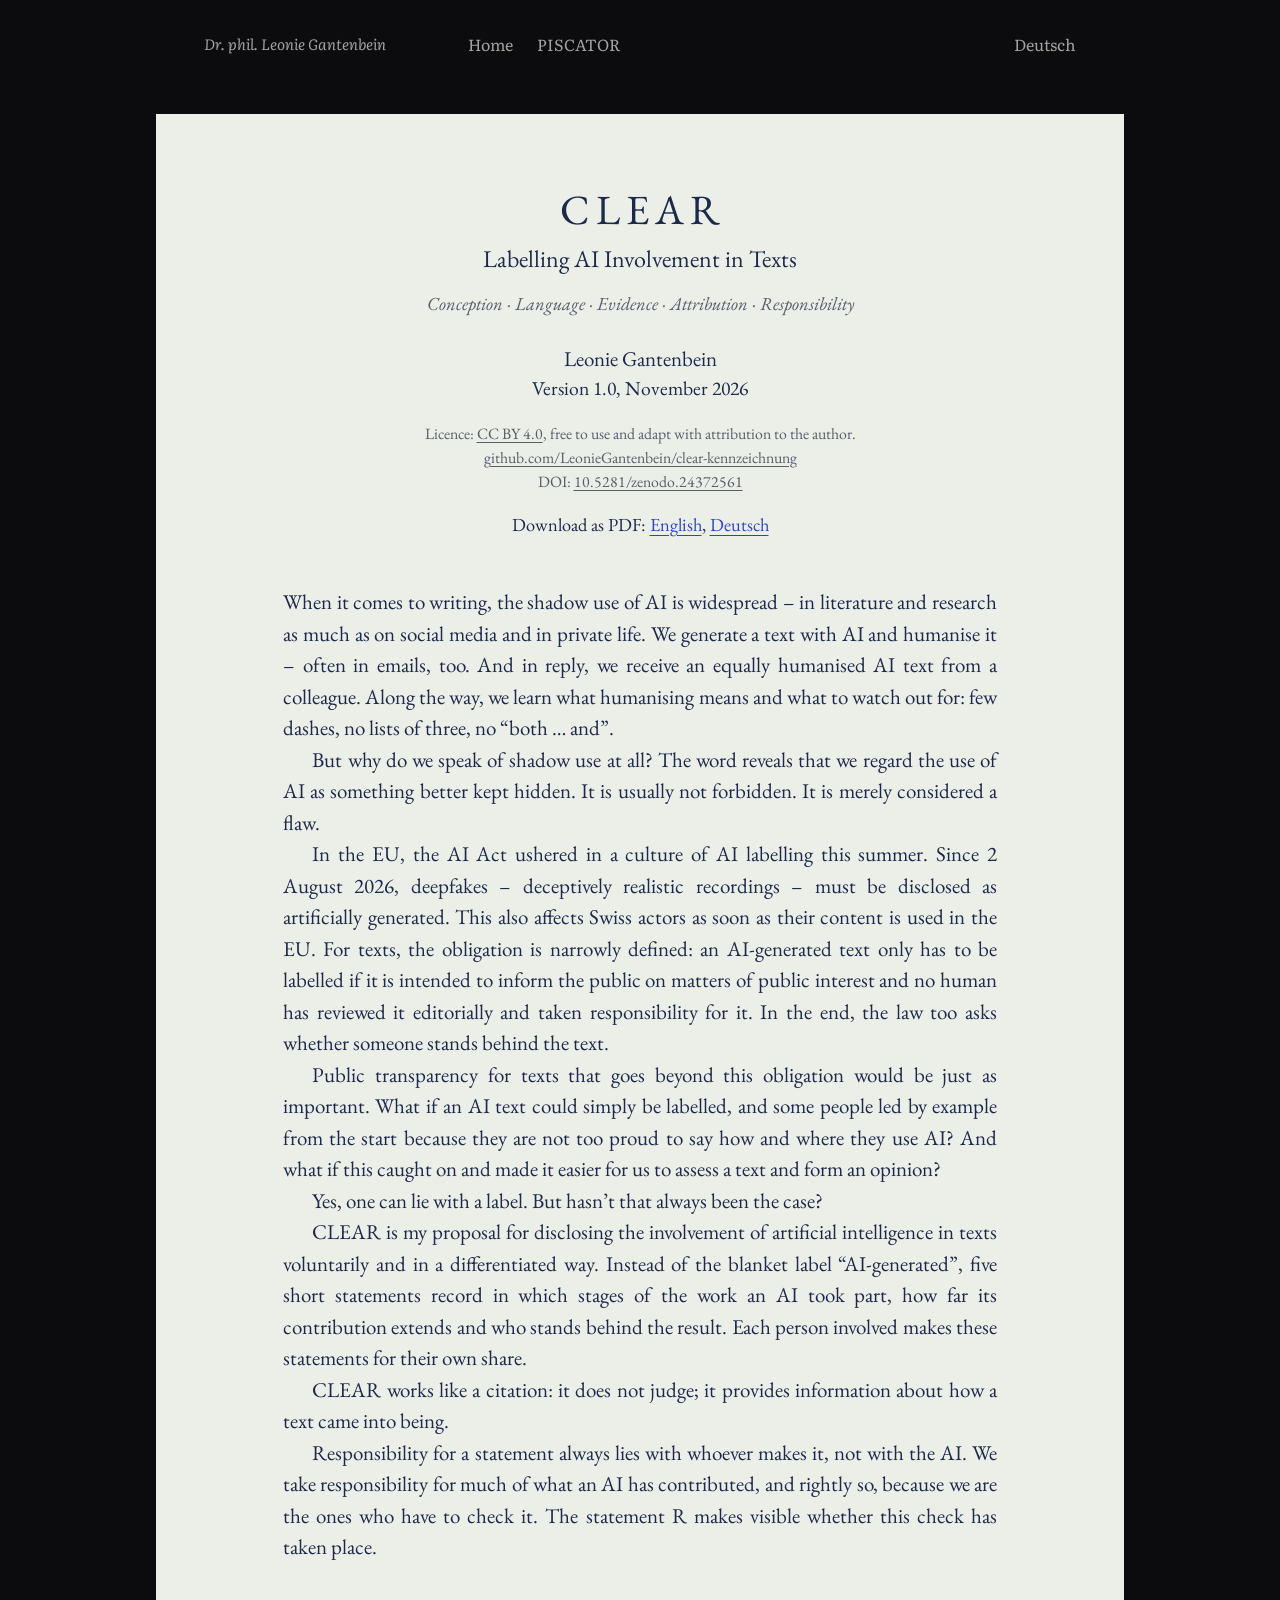
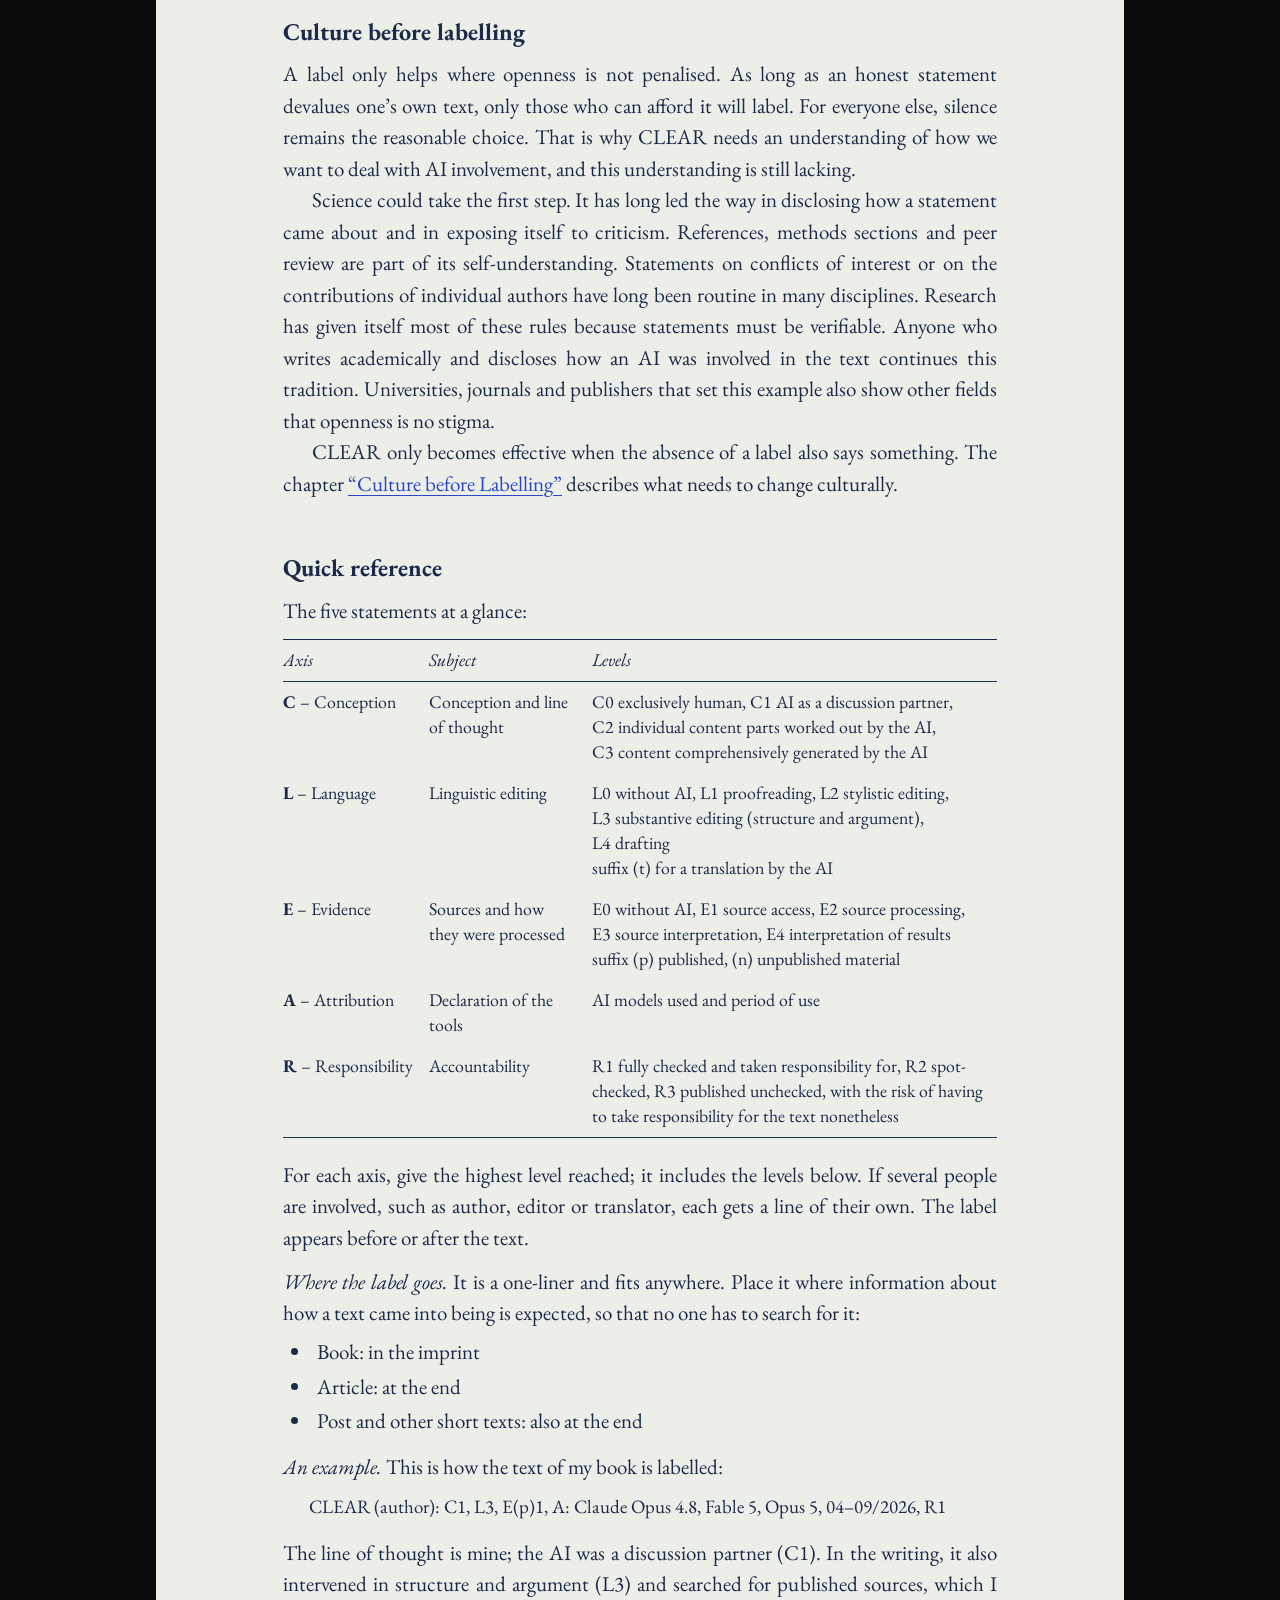
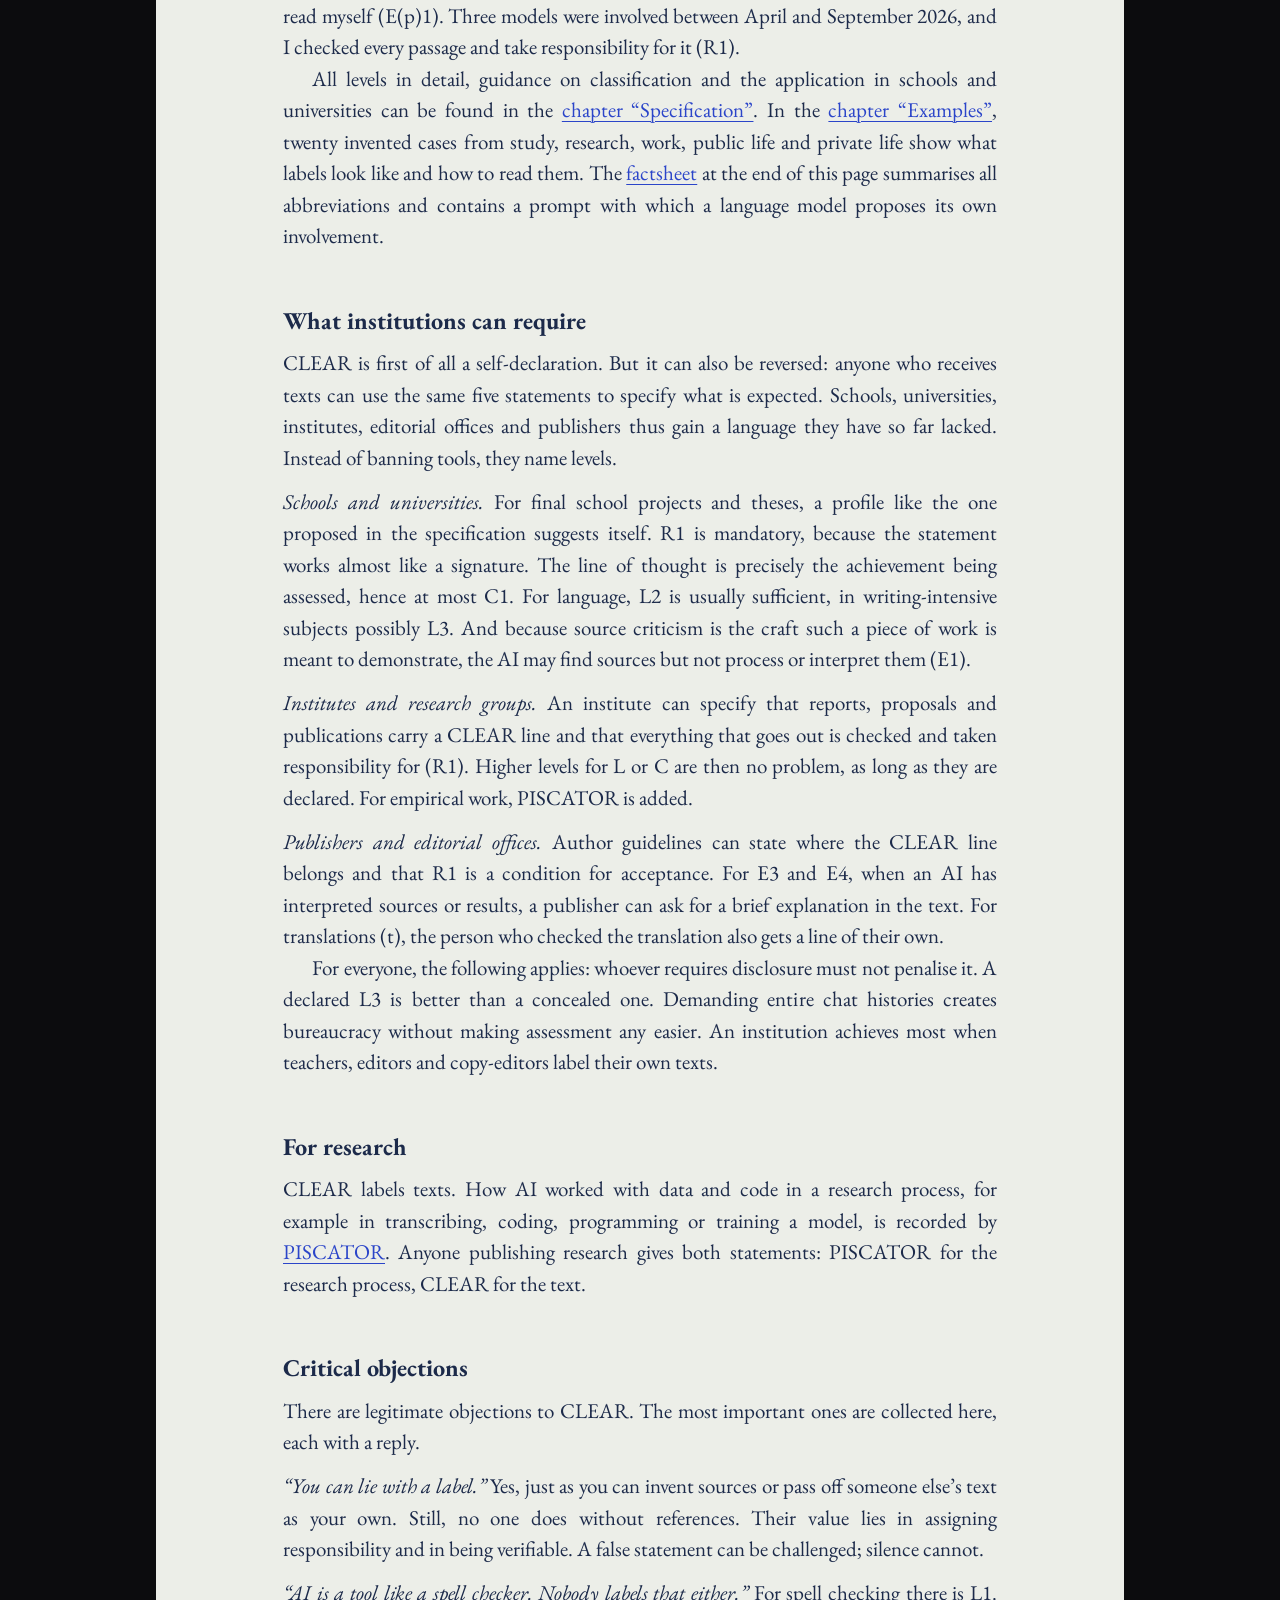
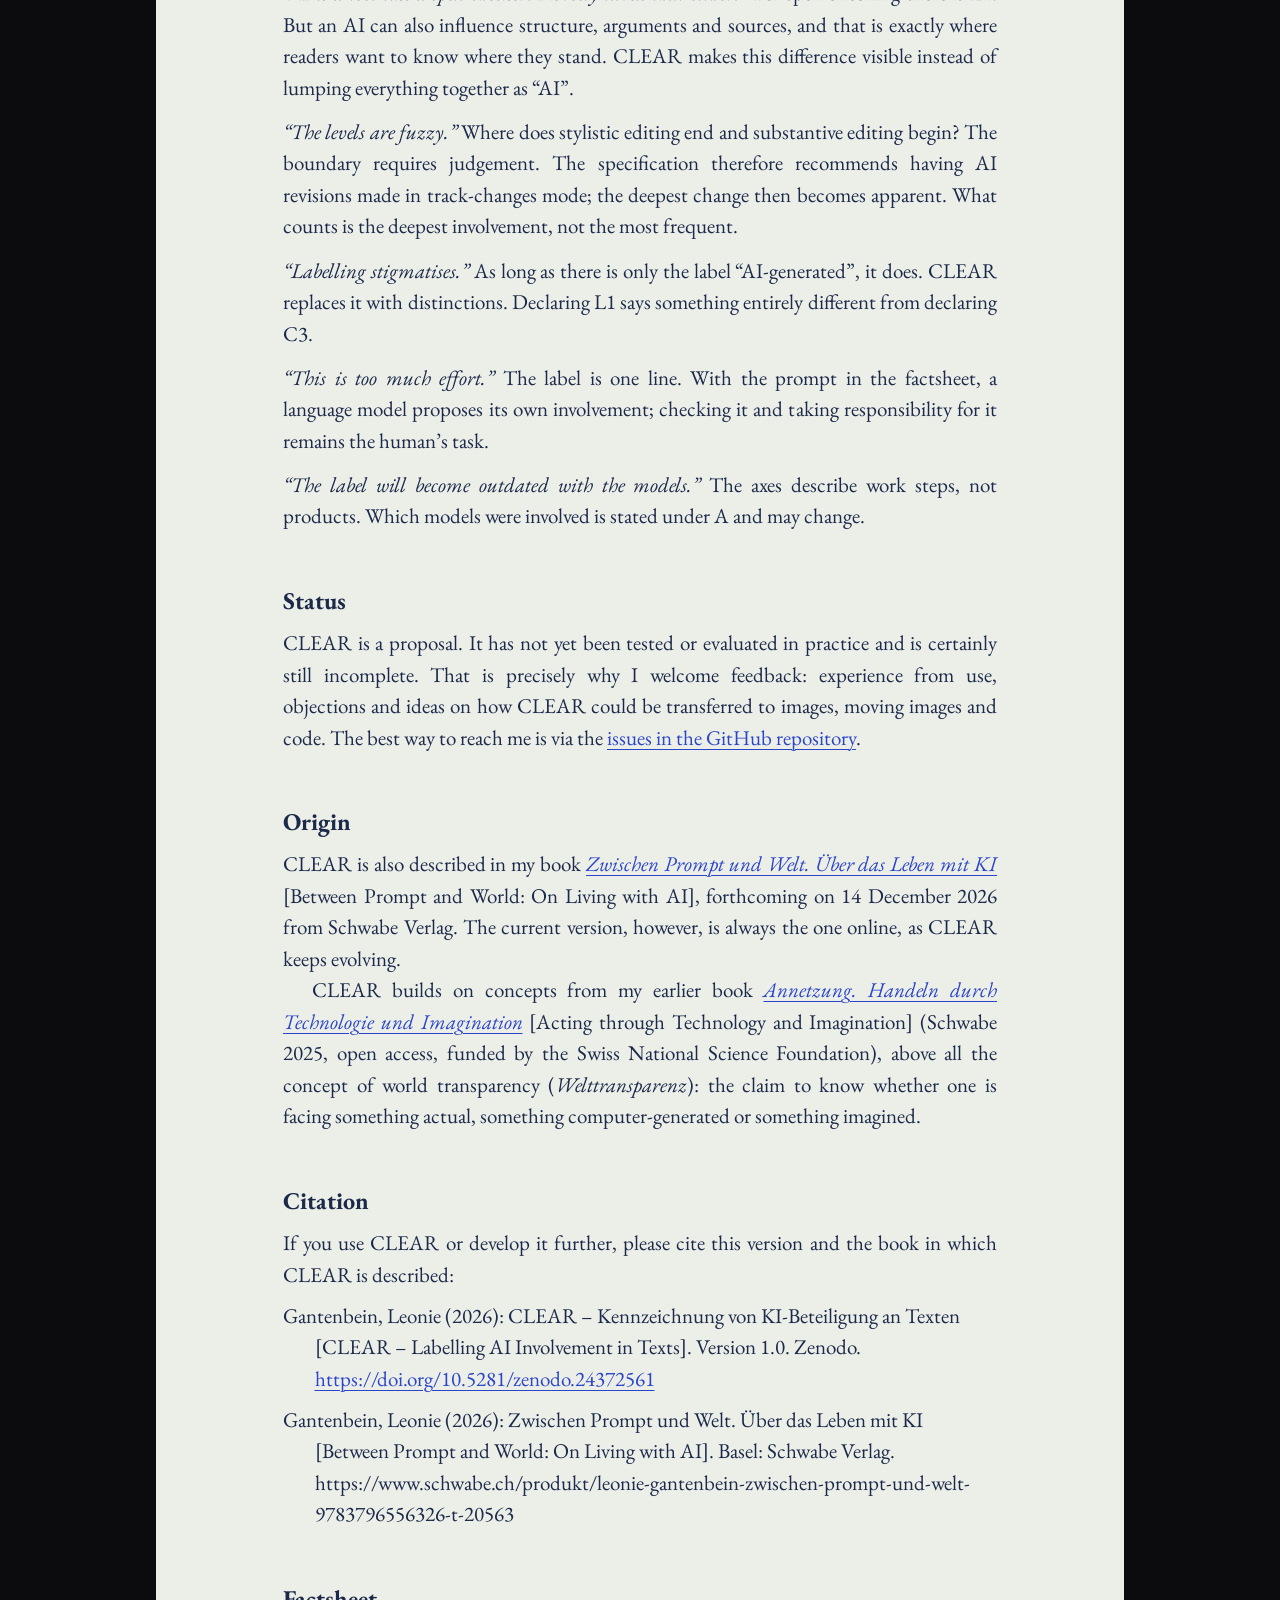
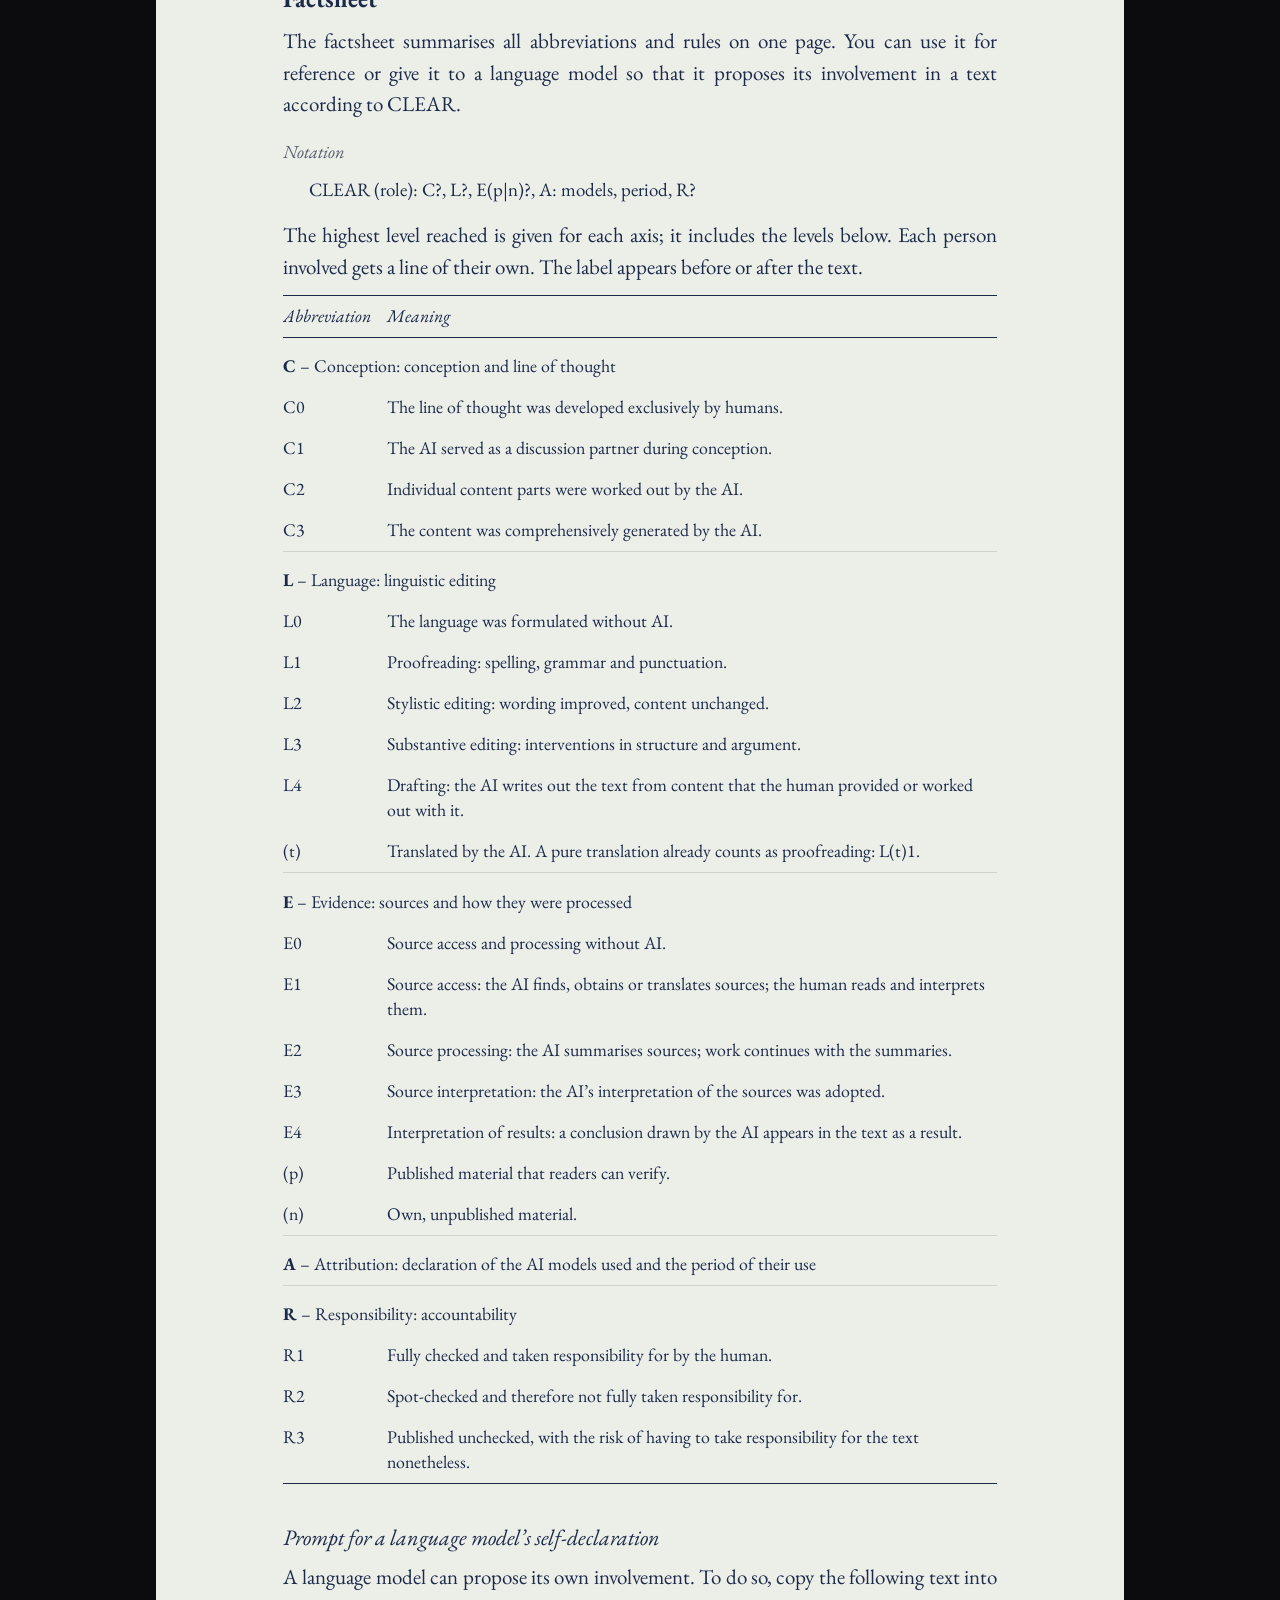
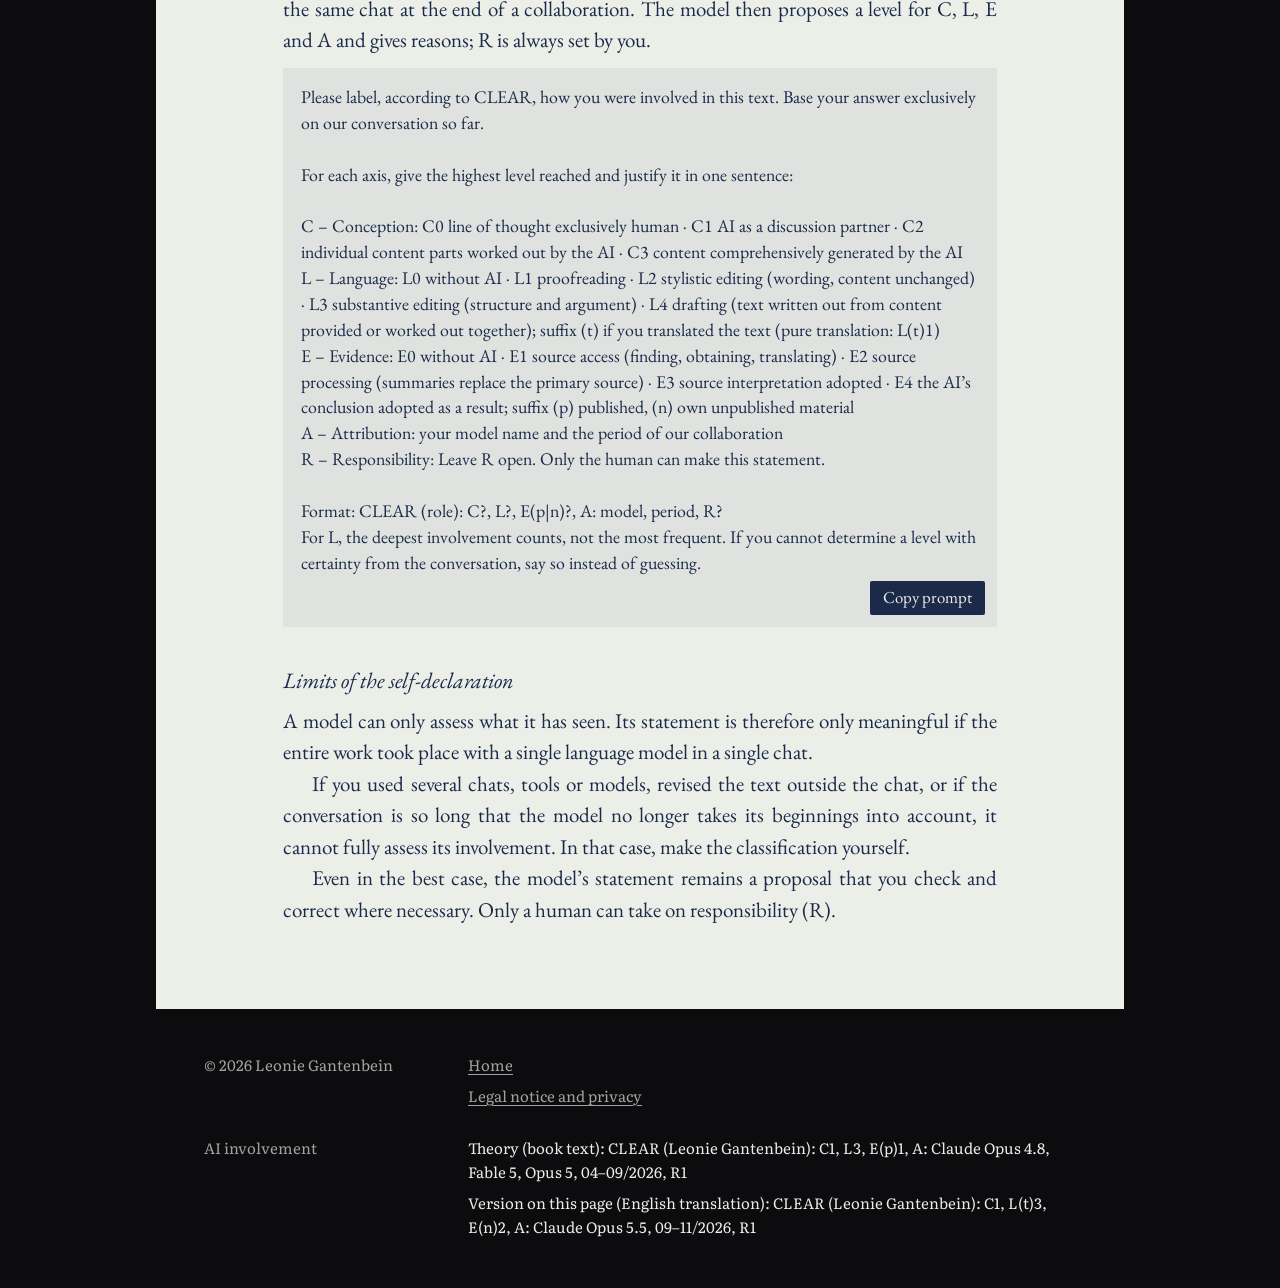
<file: en/clear.html>
<!doctype html>
<html lang="en">
<head>
  <meta charset="utf-8">
  <meta name="viewport" content="width=device-width, initial-scale=1">

  <title>CLEAR – Labelling AI Involvement in Texts | Leonie Gantenbein</title>
  <meta name="description" content="CLEAR is a proposal by Leonie Gantenbein for disclosing the involvement of artificial intelligence in texts in a differentiated way: five statements on conception, language, evidence, attribution and responsibility.">
  <meta property="og:type" content="article">
  <meta property="og:title" content="CLEAR – Labelling AI Involvement in Texts | Leonie Gantenbein">
  <meta property="og:description" content="CLEAR is a proposal by Leonie Gantenbein for disclosing the involvement of artificial intelligence in texts in a differentiated way: five statements on conception, language, evidence, attribution and responsibility.">
  <meta property="og:image" content="https://leoniegantenbein.github.io/clear-bild.png">
  <meta property="og:image:width" content="1280">
  <meta property="og:image:height" content="720">
  <meta property="og:image:alt" content="CLEAR: Conception, Language, Evidence, Attribution, Responsibility">
  <meta name="twitter:card" content="summary_large_image">

  <link rel="canonical" href="https://leoniegantenbein.github.io/en/clear.html">
  <link rel="alternate" hreflang="de" href="https://leoniegantenbein.github.io/clear.html">
  <link rel="alternate" hreflang="en" href="https://leoniegantenbein.github.io/en/clear.html">

  <link rel="icon" href="data:image/svg+xml,%3Csvg xmlns='http://www.w3.org/2000/svg' viewBox='0 0 64 64'%3E%3Crect width='64' height='64' rx='10' fill='%231c2a4a'/%3E%3Ctext x='32' y='45' font-family='Georgia,serif' font-style='italic' font-size='38' text-anchor='middle' fill='%23eceee8'%3EL%3C/text%3E%3C/svg%3E">
  <link rel="preload" href="../fonts/literata-latin-standard-normal.woff2" as="font" type="font/woff2" crossorigin>
  <link rel="stylesheet" href="../style.css">

  <script type="application/ld+json">
{
  "@context": "https://schema.org",
  "@type": "CreativeWork",
  "@id": "https://leoniegantenbein.github.io/clear.html#clear",
  "name": "CLEAR – Kennzeichnung von KI-Beteiligung an Texten",
  "alternateName": "CLEAR – Labelling AI Involvement in Texts",
  "description": "CLEAR is a proposal by Leonie Gantenbein for disclosing the involvement of artificial intelligence in texts in a differentiated way: five statements on conception, language, evidence, attribution and responsibility.",
  "version": "1.0",
  "dateCreated": "2026",
  "inLanguage": [
    "de",
    "en"
  ],
  "license": "https://creativecommons.org/licenses/by/4.0/",
  "url": "https://leoniegantenbein.github.io/en/clear.html",
  "sameAs": [
    "https://github.com/LeonieGantenbein/clear-kennzeichnung",
    "https://doi.org/10.5281/zenodo.24372561"
  ],
  "author": {
    "@type": "Person",
    "@id": "https://leoniegantenbein.github.io/#person",
    "name": "Leonie Gantenbein",
    "url": "https://leoniegantenbein.github.io/"
  },
  "keywords": [
    "CLEAR",
    "KI-Kennzeichnung",
    "AI disclosure",
    "Transparenz",
    "Künstliche Intelligenz",
    "Welttransparenz"
  ],
  "isBasedOn": {
    "@type": "Book",
    "name": "Zwischen Prompt und Welt. Über das Leben mit KI",
    "url": "https://www.schwabe.ch/produkt/leonie-gantenbein-zwischen-prompt-und-welt-9783796556326-t-20563"
  },
  "identifier": {
    "@type": "PropertyValue",
    "propertyID": "DOI",
    "value": "10.5281/zenodo.24372561"
  }
}
  </script>
</head>

<!-- CLEAR-Unterseite (en). Der Text folgt der README im Repository clear-kennzeichnung.
     Wenn du dort etwas änderst, passe es hier und in der anderen Sprache ebenfalls an. -->

<body>
  <a class="skip-link" href="#inhalt">Skip to content</a>

  <div class="seite">

    <header class="kopf raster nacht">
      <a class="kopf__name rand" href="./">Dr. phil. Leonie Gantenbein</a>
      <nav class="kopf__nav text" aria-label="Main navigation">
        <ul>
          <li><a href="./">Home</a></li>
          <li><a href="piscator.html">PISCATOR</a></li>
          <li class="kopf__sprache"><a href="../clear.html" lang="de" hreflang="de">Deutsch</a></li>
        </ul>
      </nav>
    </header>

    <main class="unterseite raster blatt" id="inhalt">
      <article class="text prosa dokument">
        <header class="dokument__kopf">
          <h1><span class="eigenname">CLEAR</span> <span class="dokument__untertitel">Labelling AI Involvement in Texts</span></h1>
          <p class="dokument__achsen"><i>Conception · Language · Evidence · Attribution · Responsibility</i></p>
          <p class="dokument__autorin">Leonie Gantenbein</p>
          <p class="dokument__fassung">Version 1.0, November 2026</p>
          <div class="dokument__ausgabe">
            <p>Licence: <a href="https://creativecommons.org/licenses/by/4.0/legalcode.en">CC&nbsp;BY&nbsp;4.0</a>, free to use and adapt with attribution to the author.</p>
            <p><a href="https://github.com/LeonieGantenbein/clear-kennzeichnung/blob/main/README.en.md">github.com/LeonieGantenbein/clear-kennzeichnung</a></p>
            <p>DOI: <a href="https://doi.org/10.5281/zenodo.24372561">10.5281/zenodo.24372561</a></p>
          </div>
          <p class="dokument__pdf">Download as PDF: <a href="../dokumente/Gantenbein_2026_CLEAR_en.pdf" type="application/pdf">English</a>, <a href="../dokumente/Gantenbein_2026_CLEAR_de.pdf" type="application/pdf" hreflang="de" lang="de">Deutsch</a></p>
        </header>

        <p>When it comes to writing, the shadow use of AI is widespread – in literature and research as much as on social media and in private life. We generate a text with AI and humanise it – often in emails, too. And in reply, we receive an equally humanised AI text from a colleague. Along the way, we learn what humanising means and what to watch out for: few dashes, no lists of three, no “both … and”.</p>
        <p>But why do we speak of shadow use at all? The word reveals that we regard the use of AI as something better kept hidden. It is usually not forbidden. It is merely considered a flaw.</p>
        <p>In the EU, the AI Act ushered in a culture of AI labelling this summer. Since 2 August 2026, deepfakes – deceptively realistic recordings – must be disclosed as artificially generated. This also affects Swiss actors as soon as their content is used in the EU. For texts, the obligation is narrowly defined: an AI-generated text only has to be labelled if it is intended to inform the public on matters of public interest and no human has reviewed it editorially and taken responsibility for it. In the end, the law too asks whether someone stands behind the text.</p>
        <p>Public transparency for texts that goes beyond this obligation would be just as important. What if an AI text could simply be labelled, and some people led by example from the start because they are not too proud to say how and where they use AI? And what if this caught on and made it easier for us to assess a text and form an opinion?</p>
        <p>Yes, one can lie with a label. But hasn’t that always been the case?</p>
        <p><span class="eigenname">CLEAR</span> is my proposal for disclosing the involvement of artificial intelligence in texts voluntarily and in a differentiated way. Instead of the blanket label “AI-generated”, five short statements record in which stages of the work an AI took part, how far its contribution extends and who stands behind the result. Each person involved makes these statements for their own share.</p>
        <p><span class="eigenname">CLEAR</span> works like a citation: it does not judge; it provides information about how a text came into being.</p>
        <p>Responsibility for a statement always lies with whoever makes it, not with the AI. We take responsibility for much of what an AI has contributed, and rightly so, because we are the ones who have to check it. The statement R makes visible whether this check has taken place.</p>

        <h2>Culture before labelling</h2>
        <p>A label only helps where openness is not penalised. As long as an honest statement devalues one’s own text, only those who can afford it will label. For everyone else, silence remains the reasonable choice. That is why <span class="eigenname">CLEAR</span> needs an understanding of how we want to deal with AI involvement, and this understanding is still lacking.</p>
        <p>Science could take the first step. It has long led the way in disclosing how a statement came about and in exposing itself to criticism. References, methods sections and peer review are part of its self-understanding. Statements on conflicts of interest or on the contributions of individual authors have long been routine in many disciplines. Research has given itself most of these rules because statements must be verifiable. Anyone who writes academically and discloses how an AI was involved in the text continues this tradition. Universities, journals and publishers that set this example also show other fields that openness is no stigma.</p>
        <p><span class="eigenname">CLEAR</span> only becomes effective when the absence of a label also says something. The chapter <a href="https://github.com/LeonieGantenbein/clear-kennzeichnung/blob/main/CULTURE.md">“Culture before Labelling”</a> describes what needs to change culturally.</p>

        <h2>Quick reference</h2>
        <p>The five statements at a glance:</p>
        <div class="tabelle">
          <table>
            <thead><tr><th scope="col">Axis</th><th scope="col">Subject</th><th scope="col">Levels</th></tr></thead>
            <tbody>
            <tr><th scope="row"><b>C</b> – Conception</th><td>Conception and line of thought</td><td>C0&nbsp;exclusively human, C1&nbsp;AI as a discussion partner, C2&nbsp;individual content parts worked out by the AI, C3&nbsp;content comprehensively generated by the AI</td></tr>
            <tr><th scope="row"><b>L</b> – Language</th><td>Linguistic editing</td><td>L0&nbsp;without AI, L1&nbsp;proofreading, L2&nbsp;stylistic editing, L3&nbsp;substantive editing (structure and argument), L4&nbsp;drafting<br>suffix (t)&nbsp;for a translation by the AI</td></tr>
            <tr><th scope="row"><b>E</b> – Evidence</th><td>Sources and how they were processed</td><td>E0&nbsp;without AI, E1&nbsp;source access, E2&nbsp;source processing, E3&nbsp;source interpretation, E4&nbsp;interpretation of results<br>suffix (p)&nbsp;published, (n)&nbsp;unpublished material</td></tr>
            <tr><th scope="row"><b>A</b> – Attribution</th><td>Declaration of the tools</td><td>AI models used and period of use</td></tr>
            <tr><th scope="row"><b>R</b> – Responsibility</th><td>Accountability</td><td>R1&nbsp;fully checked and taken responsibility for, R2&nbsp;spot-checked, R3&nbsp;published unchecked, with the risk of having to take responsibility for the text nonetheless</td></tr>
            </tbody>
          </table>
        </div>
        <p>For each axis, give the highest level reached; it includes the levels below. If several people are involved, such as author, editor or translator, each gets a line of their own. The label appears before or after the text.</p>
        <p class="stichwort"><b>Where the label goes.</b> It is a one-liner and fits anywhere. Place it where information about how a text came into being is expected, so that no one has to search for it:</p>
        <ul class="dokument__liste">
          <li>Book: in the imprint</li>
          <li>Article: at the end</li>
          <li>Post and other short texts: also at the end</li>
        </ul>
        <p class="stichwort"><b>An example.</b> This is how the text of my book is labelled:</p>
        <pre><code>CLEAR (author): C1, L3, E(p)1, A: Claude Opus 4.8, Fable 5, Opus 5, <span class="nobr">04–09/2026</span>, R1</code></pre>
        <p>The line of thought is mine; the AI was a discussion partner (C1). In the writing, it also intervened in structure and argument (L3) and searched for published sources, which I read myself (E(p)1). Three models were involved between April and September 2026, and I checked every passage and take responsibility for it (R1).</p>
        <p>All levels in detail, guidance on classification and the application in schools and universities can be found in the <a href="https://github.com/LeonieGantenbein/clear-kennzeichnung/blob/main/SPECIFICATION.md">chapter “Specification”</a>. In the <a href="https://github.com/LeonieGantenbein/clear-kennzeichnung/blob/main/EXAMPLES.md">chapter “Examples”</a>, twenty invented cases from study, research, work, public life and private life show what labels look like and how to read them. The <a href="#factsheet">factsheet</a> at the end of this page summarises all abbreviations and contains a prompt with which a language model proposes its own involvement.</p>

        <h2>What institutions can require</h2>
        <p><span class="eigenname">CLEAR</span> is first of all a self-declaration. But it can also be reversed: anyone who receives texts can use the same five statements to specify what is expected. Schools, universities, institutes, editorial offices and publishers thus gain a language they have so far lacked. Instead of banning tools, they name levels.</p>
        <p class="stichwort"><b>Schools and universities.</b> For final school projects and theses, a profile like the one proposed in the specification suggests itself. R1 is mandatory, because the statement works almost like a signature. The line of thought is precisely the achievement being assessed, hence at most C1. For language, L2 is usually sufficient, in writing-intensive subjects possibly L3. And because source criticism is the craft such a piece of work is meant to demonstrate, the AI may find sources but not process or interpret them (E1).</p>
        <p class="stichwort"><b>Institutes and research groups.</b> An institute can specify that reports, proposals and publications carry a <span class="eigenname">CLEAR</span> line and that everything that goes out is checked and taken responsibility for (R1). Higher levels for L or C are then no problem, as long as they are declared. For empirical work, <span class="eigenname">PISCATOR</span> is added.</p>
        <p class="stichwort"><b>Publishers and editorial offices.</b> Author guidelines can state where the <span class="eigenname">CLEAR</span> line belongs and that R1 is a condition for acceptance. For E3 and E4, when an AI has interpreted sources or results, a publisher can ask for a brief explanation in the text. For translations (t), the person who checked the translation also gets a line of their own.</p>
        <p>For everyone, the following applies: whoever requires disclosure must not penalise it. A declared L3 is better than a concealed one. Demanding entire chat histories creates bureaucracy without making assessment any easier. An institution achieves most when teachers, editors and copy-editors label their own texts.</p>

        <h2>For research</h2>
        <p><span class="eigenname">CLEAR</span> labels texts. How AI worked with data and code in a research process, for example in transcribing, coding, programming or training a model, is recorded by <a href="piscator.html"><span class="eigenname">PISCATOR</span></a>. Anyone publishing research gives both statements: <span class="eigenname">PISCATOR</span> for the research process, <span class="eigenname">CLEAR</span> for the text.</p>

        <h2>Critical objections</h2>
        <p>There are legitimate objections to <span class="eigenname">CLEAR</span>. The most important ones are collected here, each with a reply.</p>
        <p class="stichwort"><b>“You can lie with a label.”</b> Yes, just as you can invent sources or pass off someone else’s text as your own. Still, no one does without references. Their value lies in assigning responsibility and in being verifiable. A false statement can be challenged; silence cannot.</p>
        <p class="stichwort"><b>“AI is a tool like a spell checker. Nobody labels that either.”</b> For spell checking there is L1. But an AI can also influence structure, arguments and sources, and that is exactly where readers want to know where they stand. <span class="eigenname">CLEAR</span> makes this difference visible instead of lumping everything together as “AI”.</p>
        <p class="stichwort"><b>“The levels are fuzzy.”</b> Where does stylistic editing end and substantive editing begin? The boundary requires judgement. The specification therefore recommends having AI revisions made in track-changes mode; the deepest change then becomes apparent. What counts is the deepest involvement, not the most frequent.</p>
        <p class="stichwort"><b>“Labelling stigmatises.”</b> As long as there is only the label “AI-generated”, it does. <span class="eigenname">CLEAR</span> replaces it with distinctions. Declaring L1 says something entirely different from declaring C3.</p>
        <p class="stichwort"><b>“This is too much effort.”</b> The label is one line. With the prompt in the factsheet, a language model proposes its own involvement; checking it and taking responsibility for it remains the human’s task.</p>
        <p class="stichwort"><b>“The label will become outdated with the models.”</b> The axes describe work steps, not products. Which models were involved is stated under A and may change.</p>

        <h2>Status</h2>
        <p><span class="eigenname">CLEAR</span> is a proposal. It has not yet been tested or evaluated in practice and is certainly still incomplete. That is precisely why I welcome feedback: experience from use, objections and ideas on how <span class="eigenname">CLEAR</span> could be transferred to images, moving images and code. The best way to reach me is via the <a href="https://github.com/LeonieGantenbein/clear-kennzeichnung/issues">issues in the GitHub repository</a>.</p>

        <h2>Origin</h2>
        <p><span class="eigenname">CLEAR</span> is also described in my book <a href="https://www.schwabe.ch/produkt/leonie-gantenbein-zwischen-prompt-und-welt-9783796556326-t-20563"><cite lang="de">Zwischen Prompt und Welt. Über das Leben mit KI</cite></a> [Between Prompt and World: On Living with AI], forthcoming on 14 December 2026 from Schwabe Verlag. The current version, however, is always the one online, as <span class="eigenname">CLEAR</span> keeps evolving.</p>
        <p><span class="eigenname">CLEAR</span> builds on concepts from my earlier book <a href="https://doi.org/10.24894/978-3-7965-5360-8"><cite lang="de">Annetzung. Handeln durch Technologie und Imagination</cite></a> [Acting through Technology and Imagination] (Schwabe 2025, open access, funded by the Swiss National Science Foundation), above all the concept of world transparency (<i lang="de">Welttransparenz</i>): the claim to know whether one is facing something actual, something computer-generated or something imagined.</p>

        <h2>Citation</h2>
        <p>If you use <span class="eigenname">CLEAR</span> or develop it further, please cite this version and the book in which <span class="eigenname">CLEAR</span> is described:</p>
        <p class="dokument__zitat">Gantenbein, Leonie (2026): <span class="eigenname">CLEAR</span> – Kennzeichnung von KI-Beteiligung an Texten [<span class="eigenname">CLEAR</span> – Labelling AI Involvement in Texts]. Version 1.0. Zenodo. <a href="https://doi.org/10.5281/zenodo.24372561">https://doi.org/10.5281/zenodo.24372561</a></p>
        <p class="dokument__zitat">Gantenbein, Leonie (2026): Zwischen Prompt und Welt. Über das Leben mit KI [Between Prompt and World: On Living with AI]. Basel: Schwabe Verlag. https://www.schwabe.ch/produkt/leonie-gantenbein-zwischen-prompt-und-welt-9783796556326-t-20563</p>

        <h2 id="factsheet">Factsheet</h2>
        <p>The factsheet summarises all abbreviations and rules on one page. You can use it for reference or give it to a language model so that it proposes its involvement in a text according to <span class="eigenname">CLEAR</span>.</p>
        <p class="dokument__label">Notation</p>
        <pre><code>CLEAR (role): C?, L?, E(p|n)?, A: models, period, R?</code></pre>
        <p>The highest level reached is given for each axis; it includes the levels below. Each person involved gets a line of their own. The label appears before or after the text.</p>
        <div class="tabelle tabelle--kuerzel">
          <table>
            <thead><tr><th scope="col">Abbreviation</th><th scope="col">Meaning</th></tr></thead>
            <tbody>
            <tr class="tabelle__gruppe"><th scope="rowgroup" colspan="2"><b>C</b> – Conception: conception and line of thought</th></tr>
            <tr><th scope="row">C0</th><td>The line of thought was developed exclusively by humans.</td></tr>
            <tr><th scope="row">C1</th><td>The AI served as a discussion partner during conception.</td></tr>
            <tr><th scope="row">C2</th><td>Individual content parts were worked out by the AI.</td></tr>
            <tr><th scope="row">C3</th><td>The content was comprehensively generated by the AI.</td></tr>
            <tr class="tabelle__gruppe"><th scope="rowgroup" colspan="2"><b>L</b> – Language: linguistic editing</th></tr>
            <tr><th scope="row">L0</th><td>The language was formulated without AI.</td></tr>
            <tr><th scope="row">L1</th><td>Proofreading: spelling, grammar and punctuation.</td></tr>
            <tr><th scope="row">L2</th><td>Stylistic editing: wording improved, content unchanged.</td></tr>
            <tr><th scope="row">L3</th><td>Substantive editing: interventions in structure and argument.</td></tr>
            <tr><th scope="row">L4</th><td>Drafting: the AI writes out the text from content that the human provided or worked out with it.</td></tr>
            <tr><th scope="row">(t)</th><td>Translated by the AI. A pure translation already counts as proofreading: L(t)1.</td></tr>
            <tr class="tabelle__gruppe"><th scope="rowgroup" colspan="2"><b>E</b> – Evidence: sources and how they were processed</th></tr>
            <tr><th scope="row">E0</th><td>Source access and processing without AI.</td></tr>
            <tr><th scope="row">E1</th><td>Source access: the AI finds, obtains or translates sources; the human reads and interprets them.</td></tr>
            <tr><th scope="row">E2</th><td>Source processing: the AI summarises sources; work continues with the summaries.</td></tr>
            <tr><th scope="row">E3</th><td>Source interpretation: the AI’s interpretation of the sources was adopted.</td></tr>
            <tr><th scope="row">E4</th><td>Interpretation of results: a conclusion drawn by the AI appears in the text as a result.</td></tr>
            <tr><th scope="row">(p)</th><td>Published material that readers can verify.</td></tr>
            <tr><th scope="row">(n)</th><td>Own, unpublished material.</td></tr>
            <tr class="tabelle__gruppe"><th scope="rowgroup" colspan="2"><b>A</b> – Attribution: declaration of the AI models used and the period of their use</th></tr>
            <tr class="tabelle__gruppe"><th scope="rowgroup" colspan="2"><b>R</b> – Responsibility: accountability</th></tr>
            <tr><th scope="row">R1</th><td>Fully checked and taken responsibility for by the human.</td></tr>
            <tr><th scope="row">R2</th><td>Spot-checked and therefore not fully taken responsibility for.</td></tr>
            <tr><th scope="row">R3</th><td>Published unchecked, with the risk of having to take responsibility for the text nonetheless.</td></tr>
            </tbody>
          </table>
        </div>

        <h3>Prompt for a language model’s self-declaration</h3>
        <p>A language model can propose its own involvement. To do so, copy the following text into the same chat at the end of a collaboration. The model then proposes a level for C, L, E and A and gives reasons; R is always set by you.</p>
        <div class="prompt">
          <pre><code id="clear-prompt">Please label, according to CLEAR, how you were involved in this text. Base your answer exclusively on our conversation so far.

For each axis, give the highest level reached and justify it in one sentence:

C – Conception: C0 line of thought exclusively human · C1 AI as a discussion partner · C2 individual content parts worked out by the AI · C3 content comprehensively generated by the AI
L – Language: L0 without AI · L1 proofreading · L2 stylistic editing (wording, content unchanged) · L3 substantive editing (structure and argument) · L4 drafting (text written out from content provided or worked out together); suffix (t) if you translated the text (pure translation: L(t)1)
E – Evidence: E0 without AI · E1 source access (finding, obtaining, translating) · E2 source processing (summaries replace the primary source) · E3 source interpretation adopted · E4 the AI’s conclusion adopted as a result; suffix (p) published, (n) own unpublished material
A – Attribution: your model name and the period of our collaboration
R – Responsibility: Leave R open. Only the human can make this statement.

Format: CLEAR (role): C?, L?, E(p|n)?, A: model, period, R?
For L, the deepest involvement counts, not the most frequent. If you cannot determine a level with certainty from the conversation, say so instead of guessing.</code></pre>
          <button type="button" class="prompt__knopf" data-ziel="clear-prompt" data-fertig="Copied">Copy prompt</button>
        </div>

        <h3>Limits of the self-declaration</h3>
        <p>A model can only assess what it has seen. Its statement is therefore only meaningful if the entire work took place with a single language model in a single chat.</p>
        <p>If you used several chats, tools or models, revised the text outside the chat, or if the conversation is so long that the model no longer takes its beginnings into account, it cannot fully assess its involvement. In that case, make the classification yourself.</p>
        <p>Even in the best case, the model’s statement remains a proposal that you check and correct where necessary. Only a human can take on responsibility (R).</p>
      </article>
    </main>

    <footer class="fuss raster nacht">
      <p class="rand">© 2026 Leonie Gantenbein</p>
      <div class="text">
        <p><a href="./">Home</a></p>
        <p><a href="imprint.html">Legal notice and privacy</a></p>
      </div>
      <p class="rand">AI involvement</p>
      <div class="text clear-angabe">
        <p class="clear-angabe__zeile">Theory (book text): CLEAR (Leonie Gantenbein): C1, L3, E(p)1, A: Claude Opus 4.8, Fable 5, Opus 5, 04–09/2026, R1</p>
        <p class="clear-angabe__zeile">Version on this page (English translation): CLEAR (Leonie Gantenbein): C1, L(t)3, E(n)2, A: Claude Opus 5.5, 09–11/2026, R1</p>
      </div>
    </footer>

  </div>
  <script>
    document.querySelectorAll(".prompt__knopf").forEach(function (knopf) {
      var text = knopf.textContent;
      knopf.addEventListener("click", function () {
        var ziel = document.getElementById(knopf.dataset.ziel);
        navigator.clipboard.writeText(ziel.textContent).then(function () {
          knopf.textContent = knopf.dataset.fertig;
          setTimeout(function () { knopf.textContent = text; }, 2000);
        });
      });
    });
  </script>
</body>
</html>
</file>
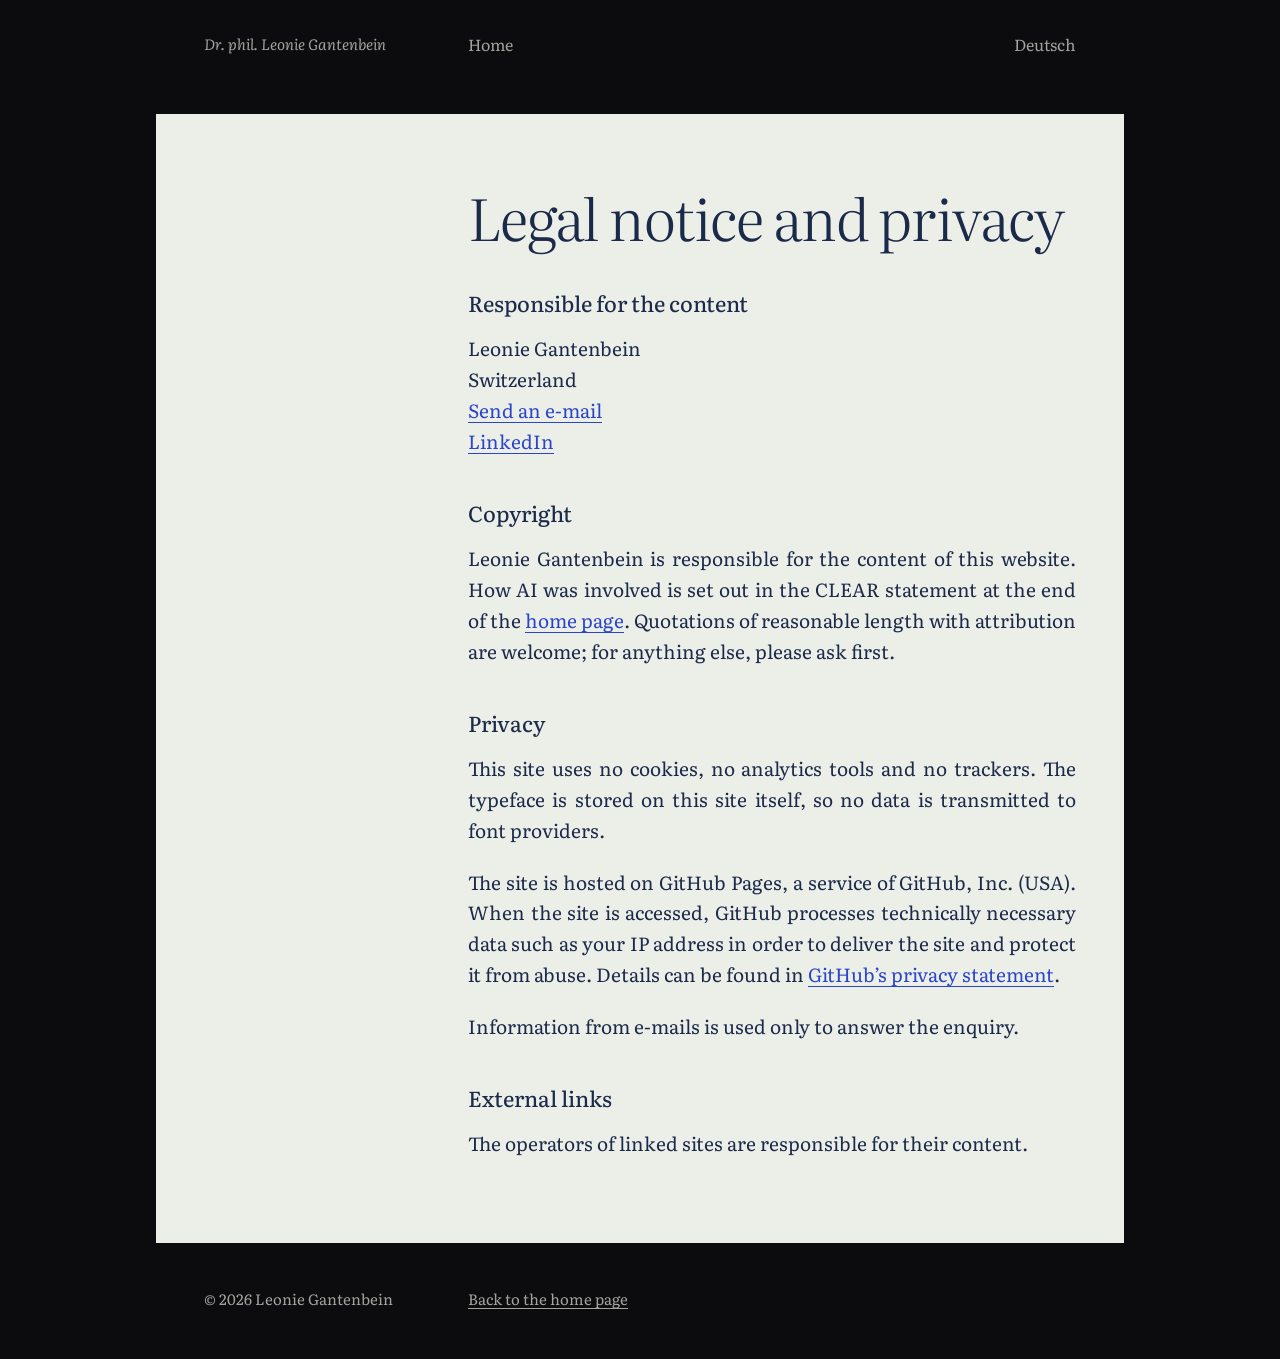
<file: en/imprint.html>
<!doctype html>
<html lang="en">
<head>
  <meta charset="utf-8">
  <meta name="viewport" content="width=device-width, initial-scale=1">
  <title>Legal notice and privacy – Leonie Gantenbein</title>
  <meta name="robots" content="noindex">
  <link rel="alternate" hreflang="de" href="https://leoniegantenbein.github.io/impressum.html">
  <link rel="icon" href="data:image/svg+xml,%3Csvg xmlns='http://www.w3.org/2000/svg' viewBox='0 0 64 64'%3E%3Crect width='64' height='64' rx='10' fill='%231c2a4a'/%3E%3Ctext x='32' y='45' font-family='Georgia,serif' font-style='italic' font-size='38' text-anchor='middle' fill='%23eceee8'%3EL%3C/text%3E%3C/svg%3E">
  <link rel="stylesheet" href="../style.css">
</head>

<!-- Englische Fassung von impressum.html. Änderungen bitte in beiden Dateien machen. -->

<body>
  <div class="seite">

    <header class="kopf raster nacht">
      <a class="kopf__name rand" href="./">Dr. phil. Leonie Gantenbein</a>
      <nav class="kopf__nav text" aria-label="Main navigation">
        <ul>
          <li><a href="./">Home</a></li>
          <li class="kopf__sprache"><a href="../impressum.html" lang="de" hreflang="de">Deutsch</a></li>
        </ul>
      </nav>
    </header>

    <main class="unterseite raster blatt">
      <div class="text prosa">
        <h1>Legal notice and privacy</h1>

        <h2>Responsible for the content</h2>
        <address>
          Leonie Gantenbein<br>
          Switzerland<br>
          <a class="mail-link" href="#" data-name="sihtam.einoel" data-ort="hc.niweulb">Send an e-mail</a><br>
          <a href="https://www.linkedin.com/in/leonie-gantenbein">LinkedIn</a>
        </address>

        <h2>Copyright</h2>
        <p>Leonie Gantenbein is responsible for the content of this website. How AI was involved is set out in the CLEAR statement at the end of the <a href="./">home page</a>. Quotations of reasonable length with attribution are welcome; for anything else, please ask first.</p>

        <h2>Privacy</h2>
        <p>This site uses no cookies, no analytics tools and no trackers. The typeface is stored on this site itself, so no data is transmitted to font providers.</p>
        <p>The site is hosted on GitHub Pages, a service of GitHub, Inc. (USA). When the site is accessed, GitHub processes technically necessary data such as your IP address in order to deliver the site and protect it from abuse. Details can be found in <a href="https://docs.github.com/en/site-policy/privacy-policies/github-general-privacy-statement">GitHub’s privacy statement</a>.</p>
        <p>Information from e-mails is used only to answer the enquiry.</p>

        <h2>External links</h2>
        <p>The operators of linked sites are responsible for their content.</p>
      </div>
    </main>

    <footer class="fuss raster nacht">
      <p class="rand">© 2026 Leonie Gantenbein</p>
      <div class="text">
        <p><a href="./">Back to the home page</a></p>
      </div>
    </footer>

  </div>

  <script src="../mail.js"></script>
</body>
</html>
</file>
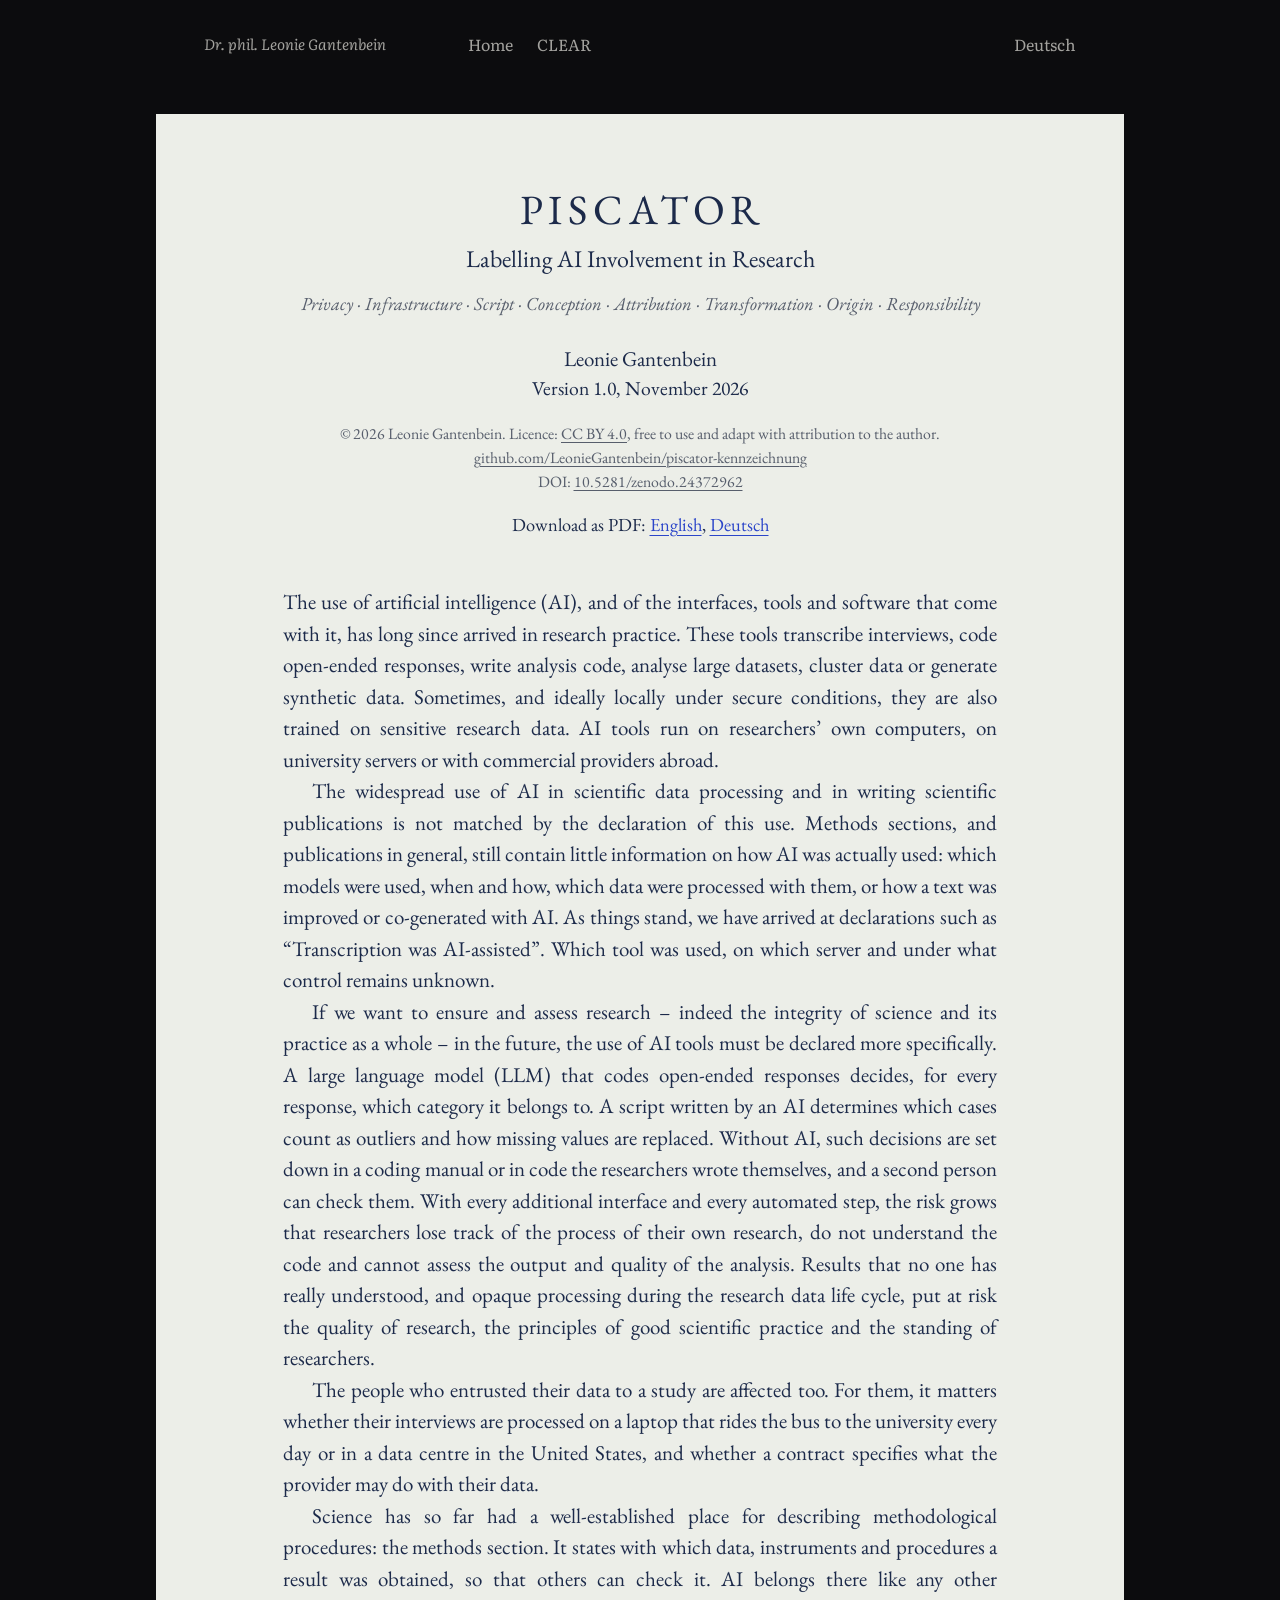
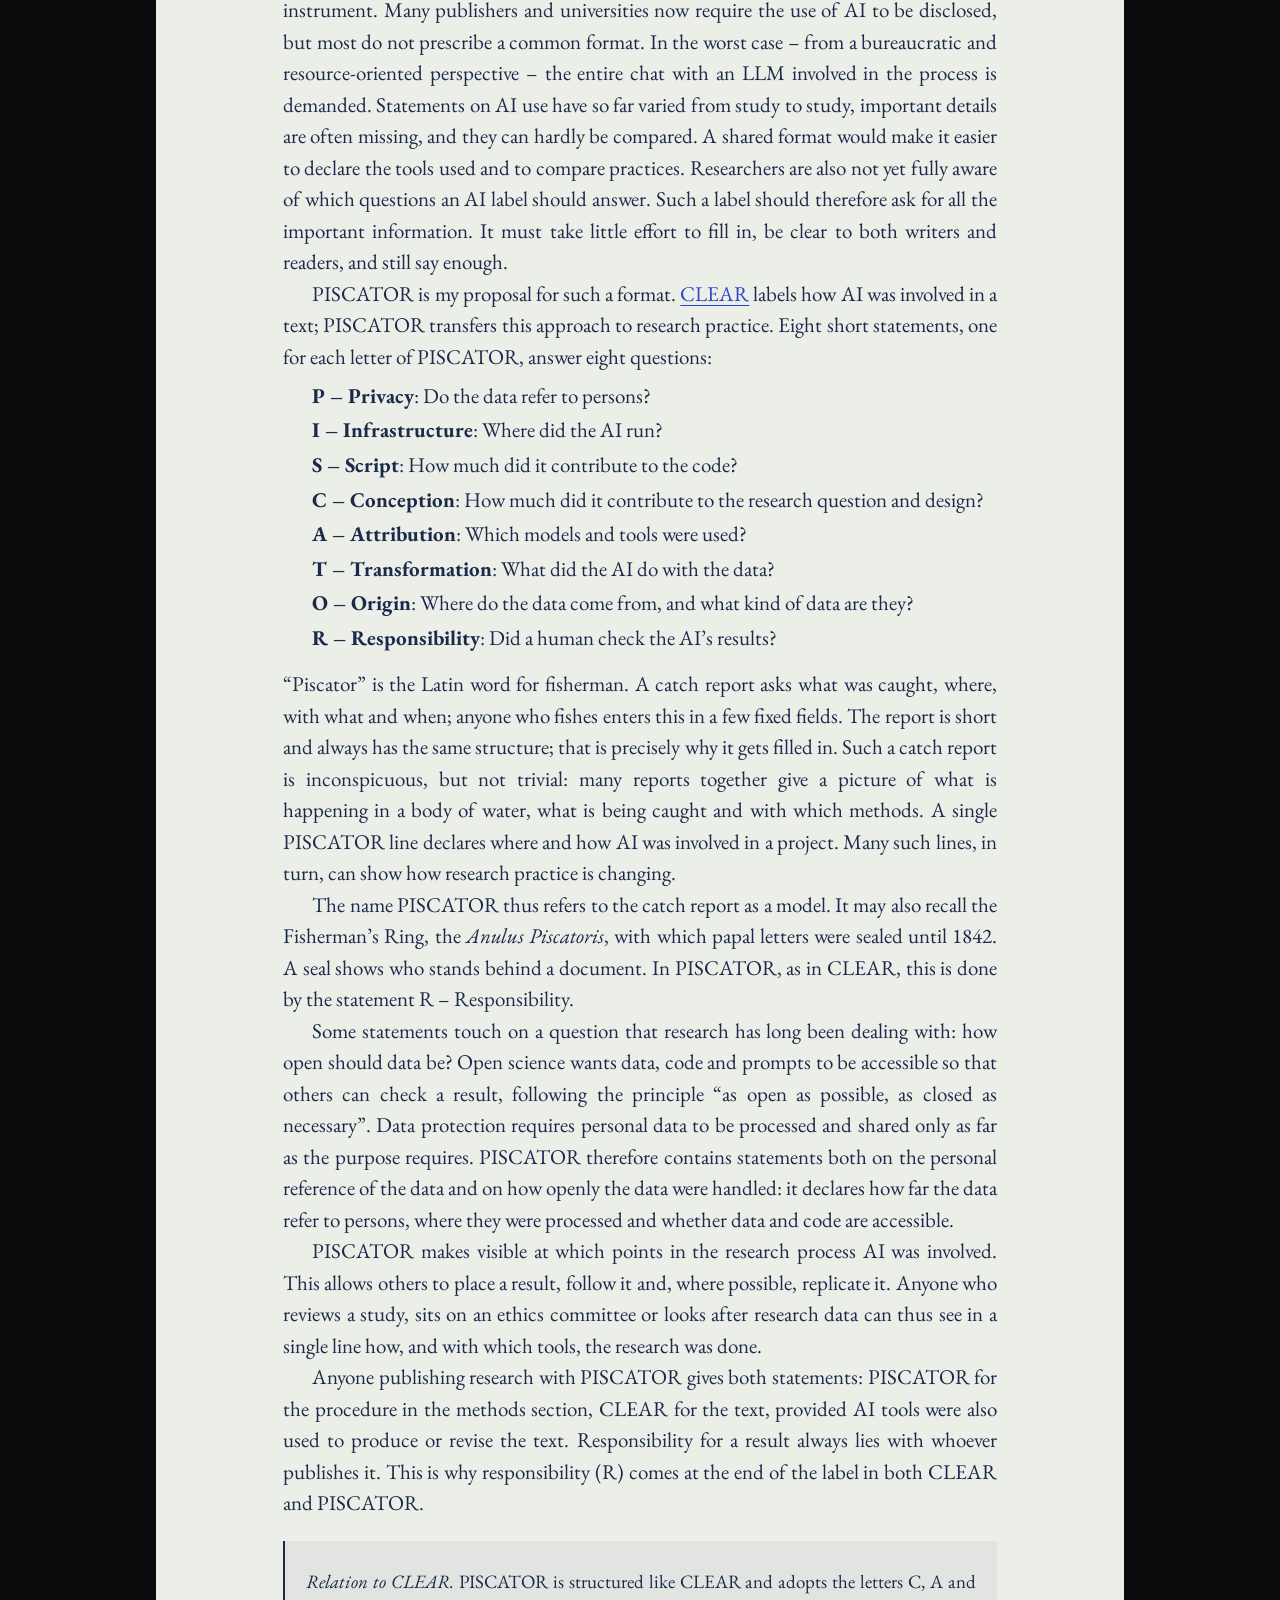
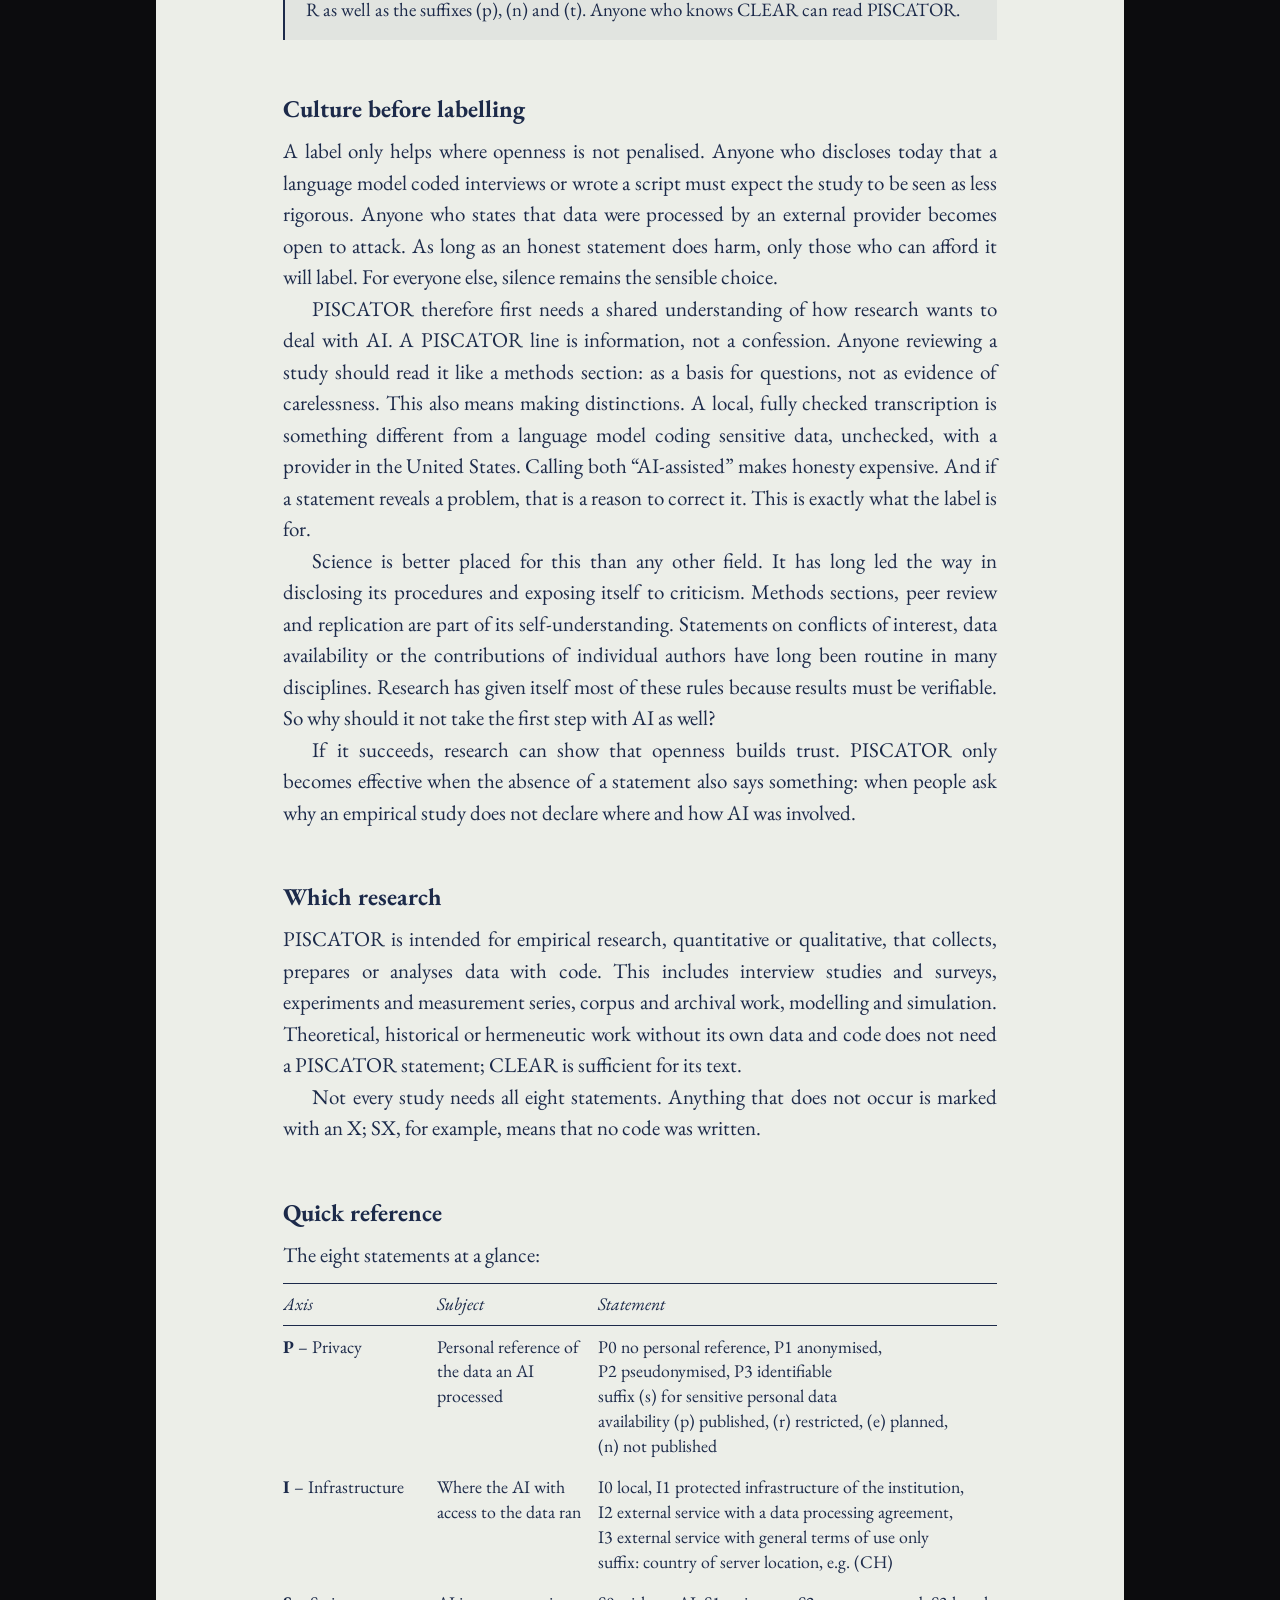
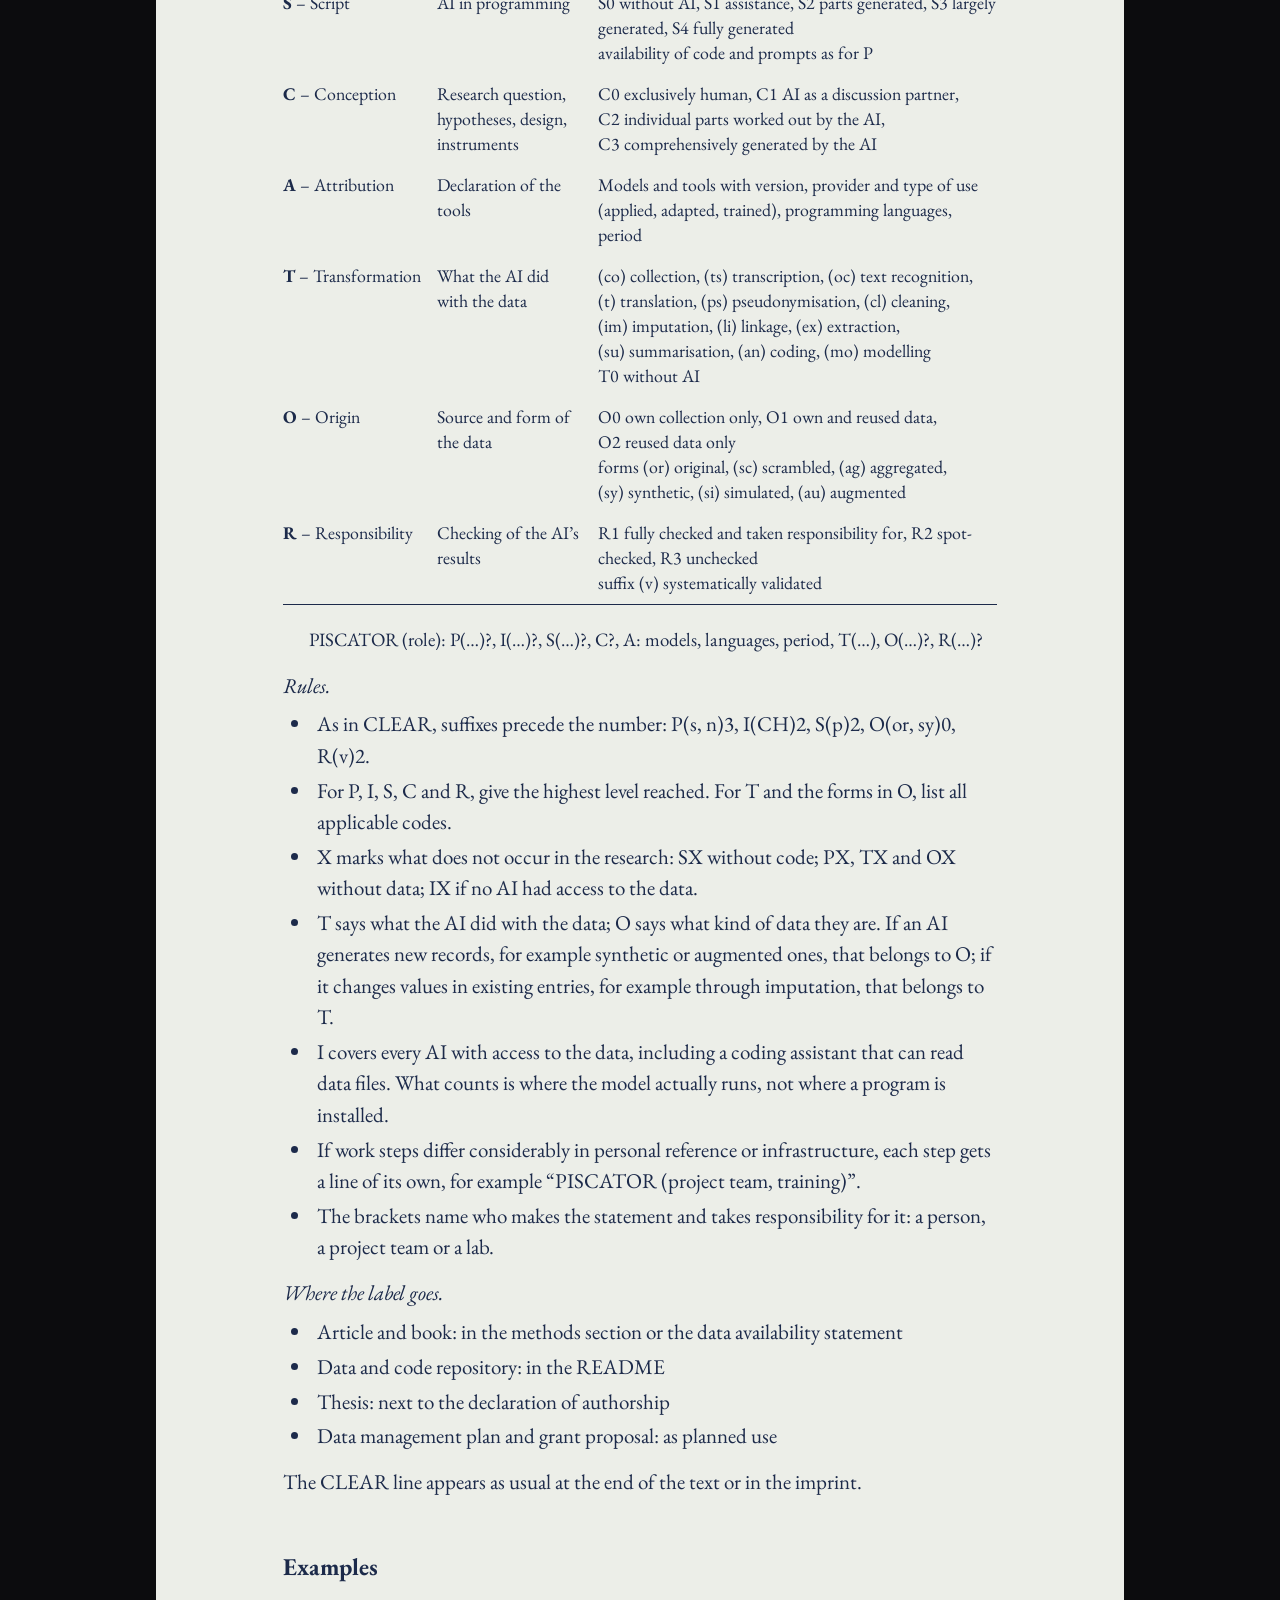
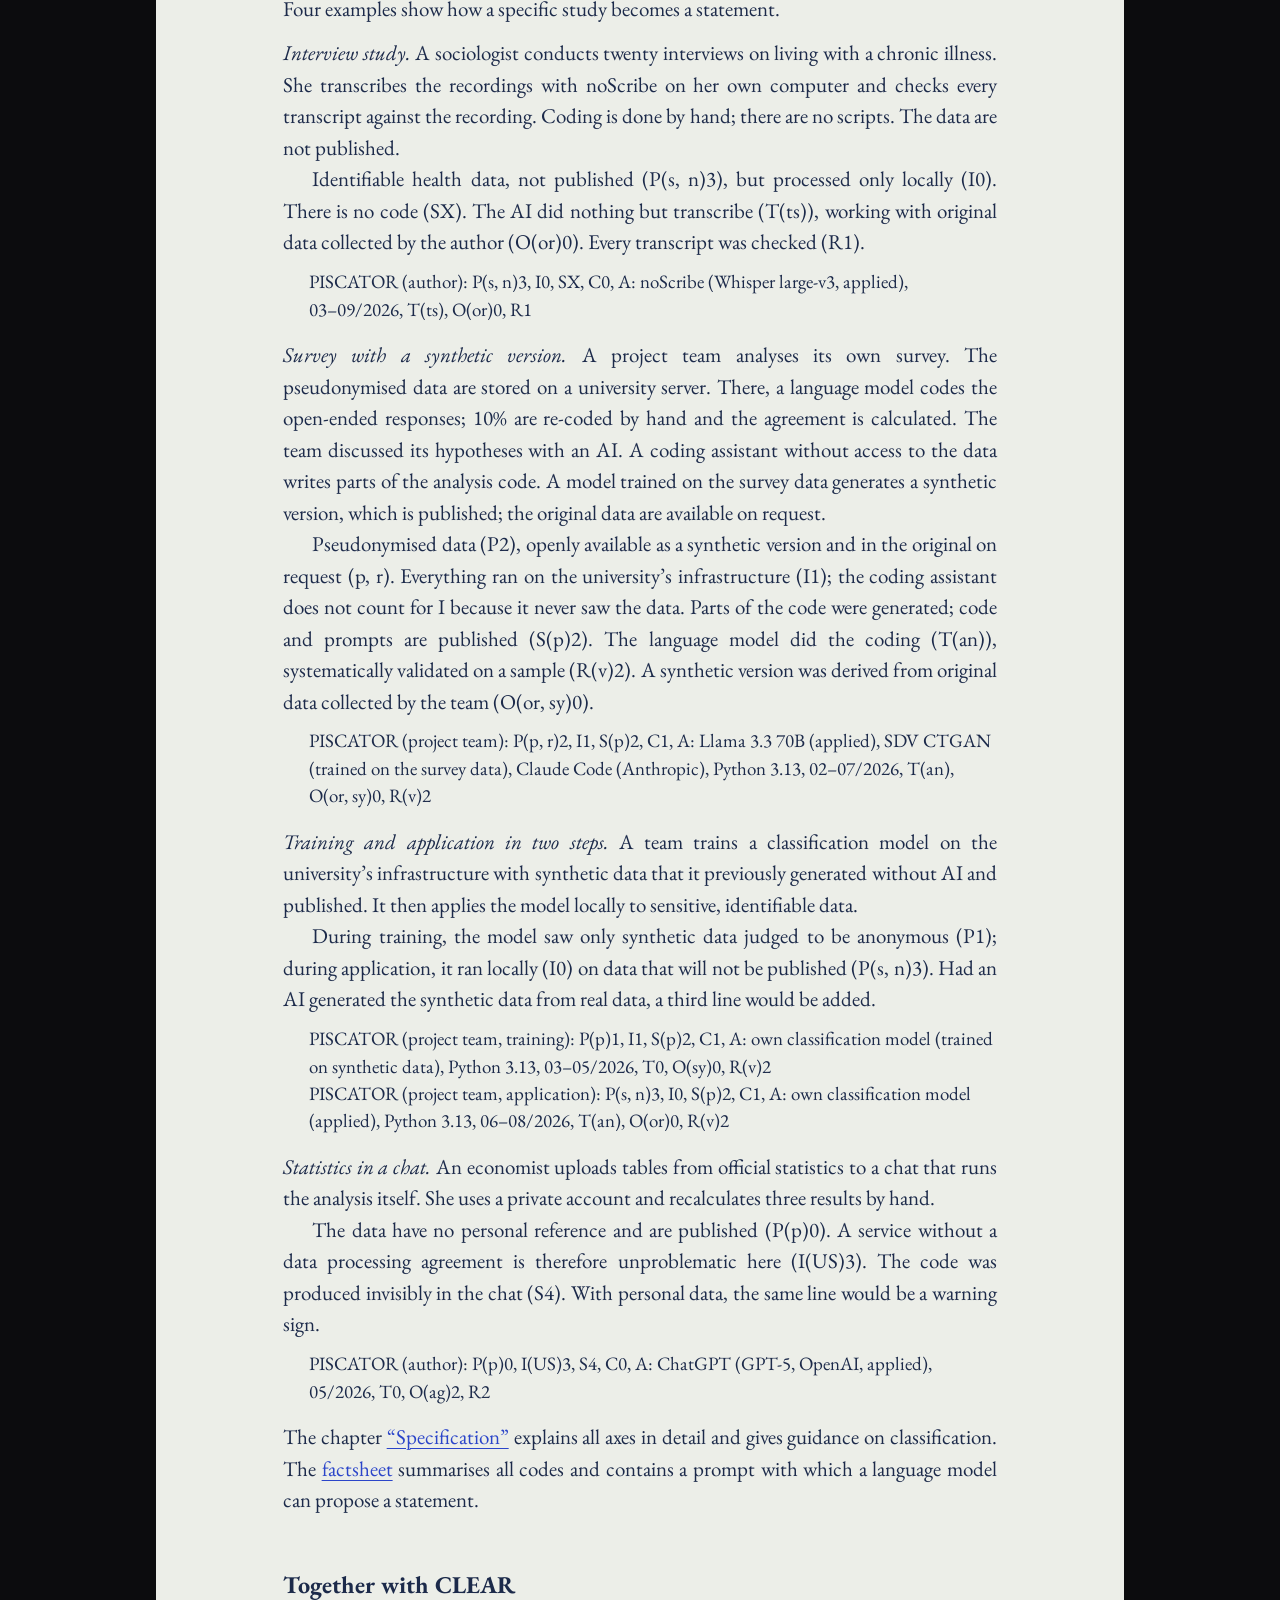
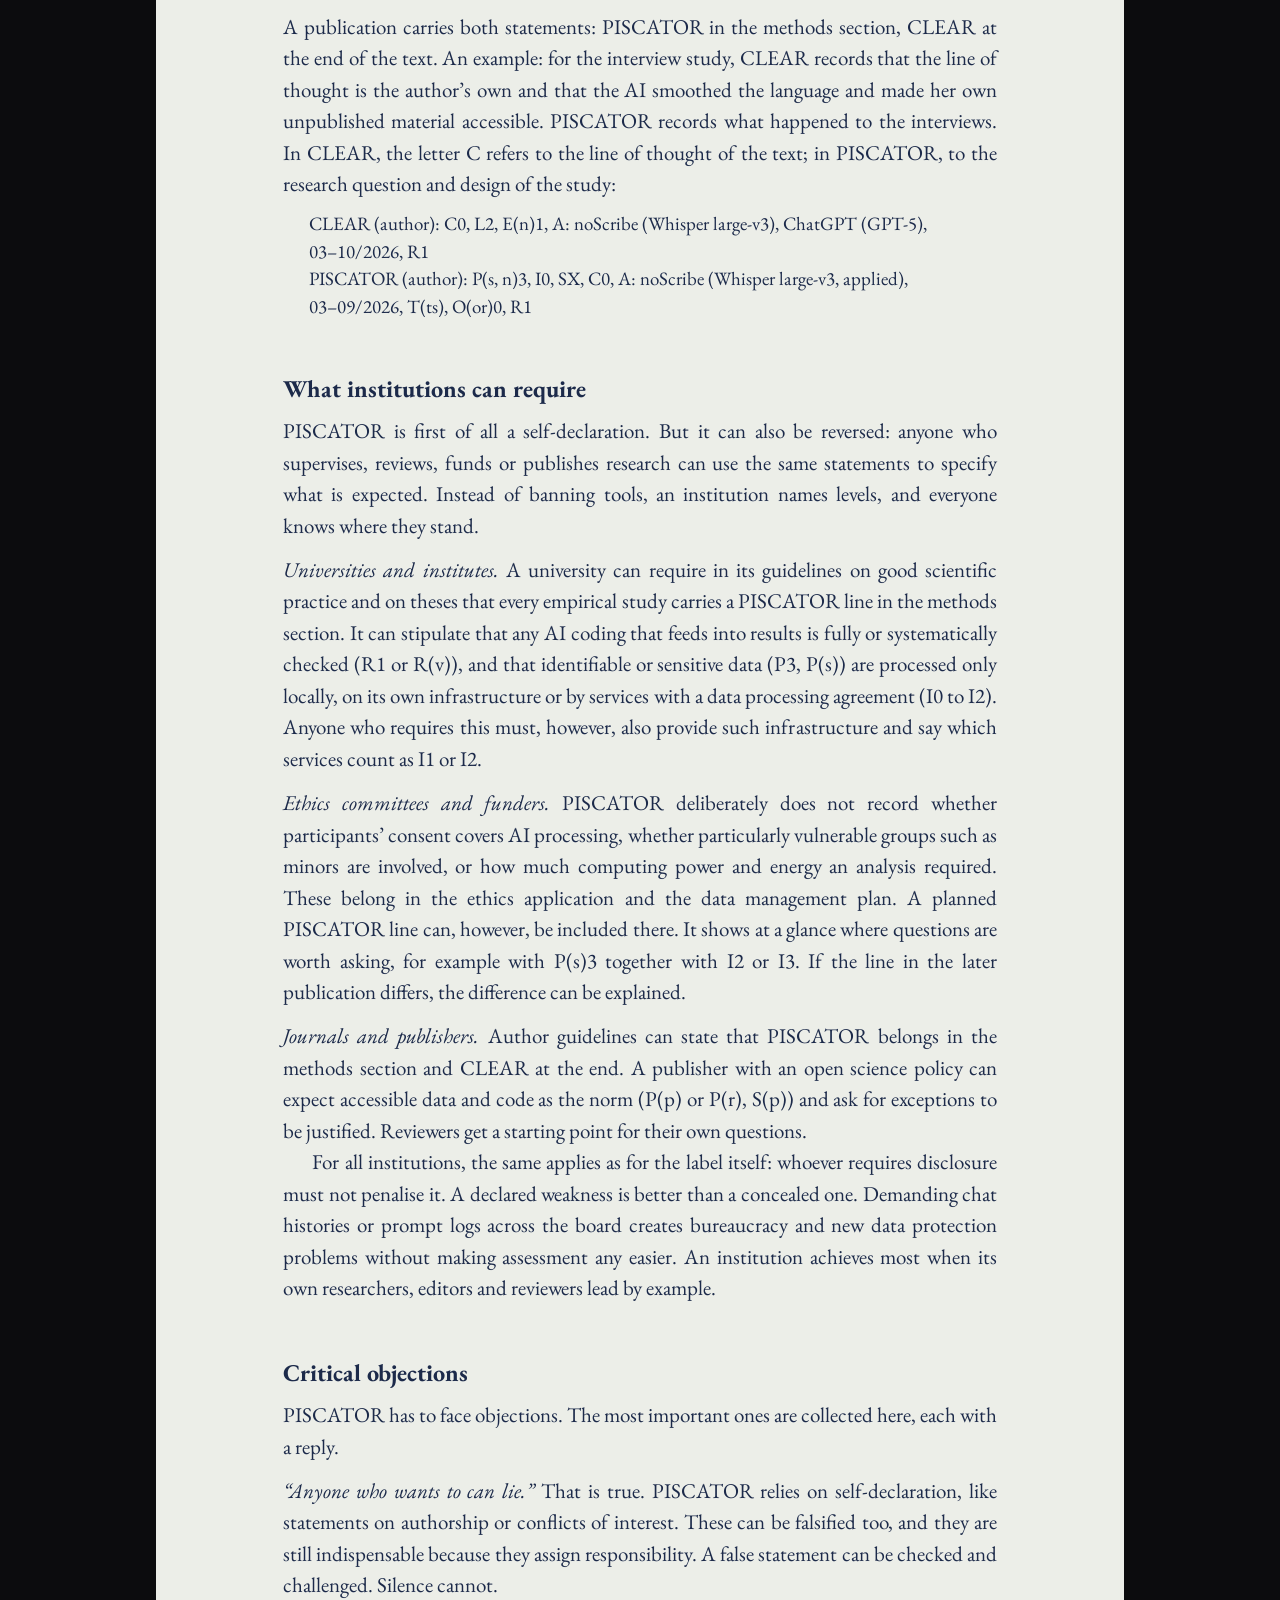
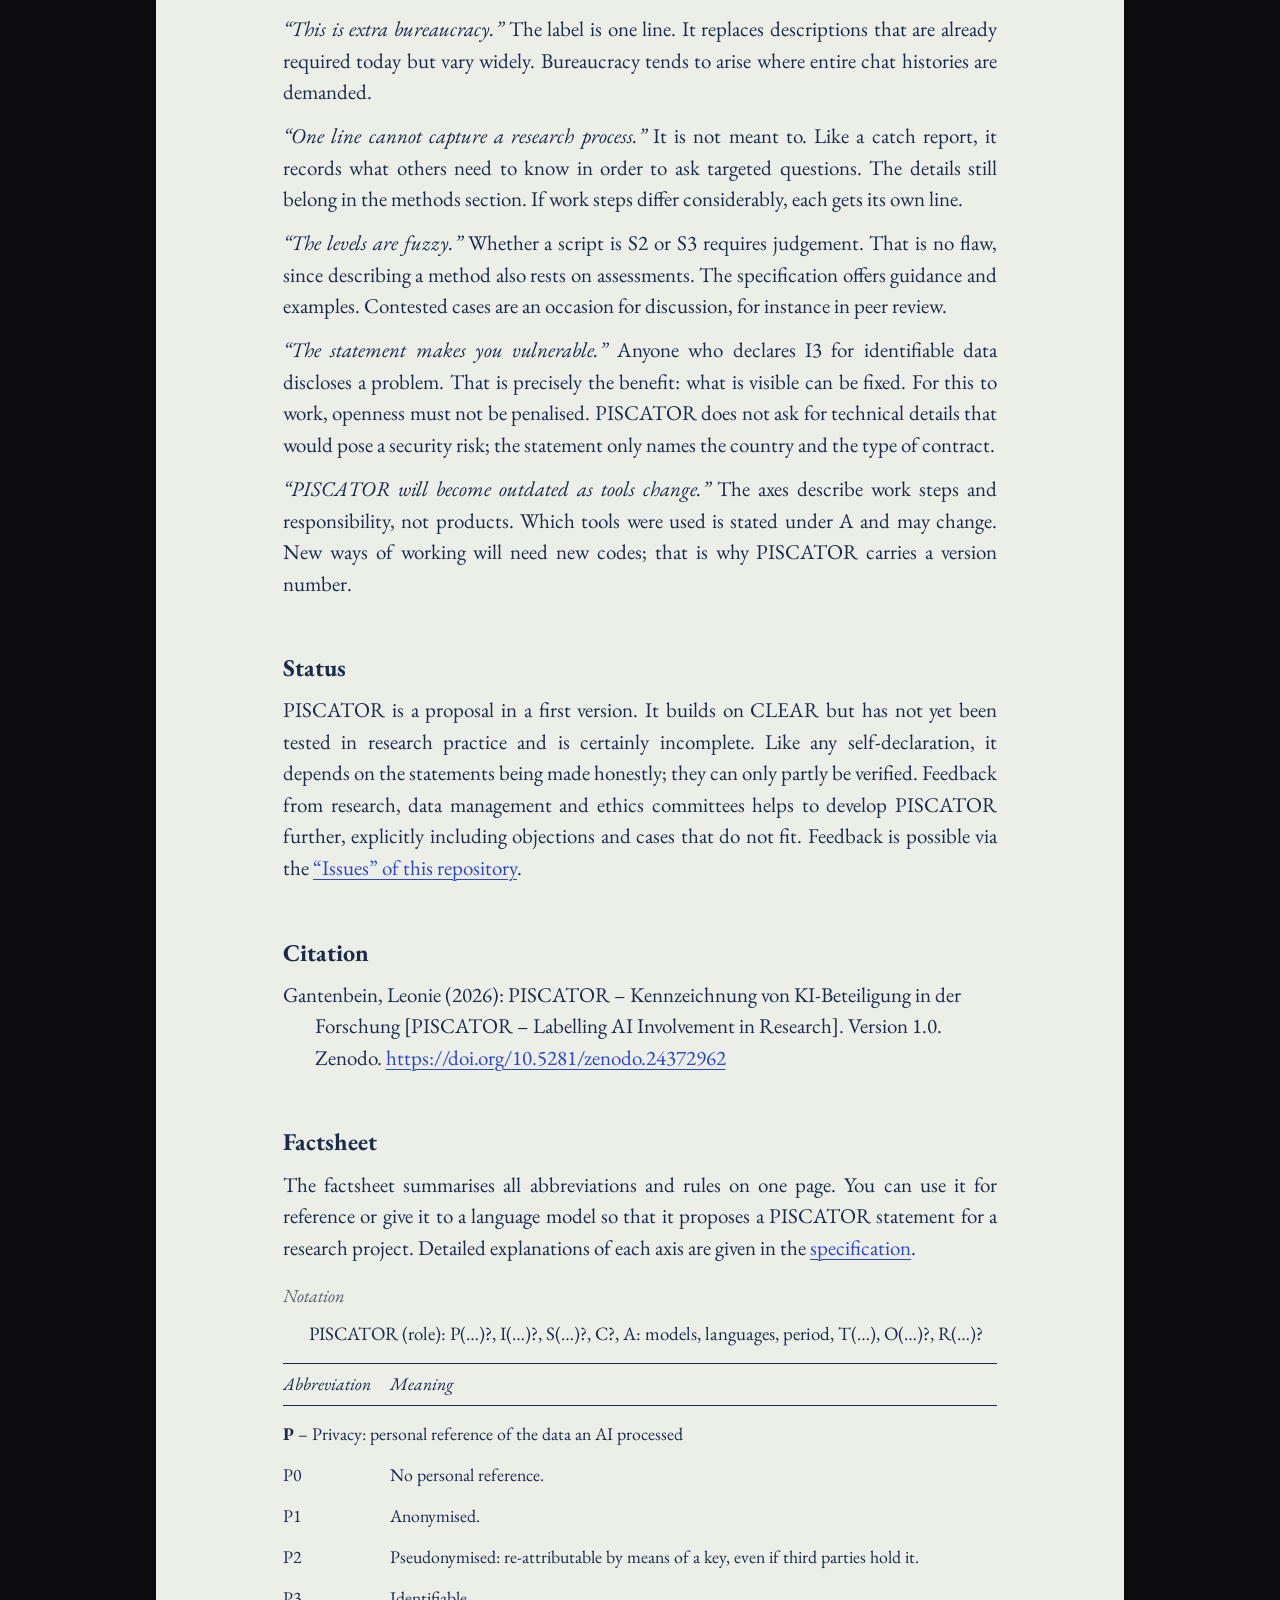
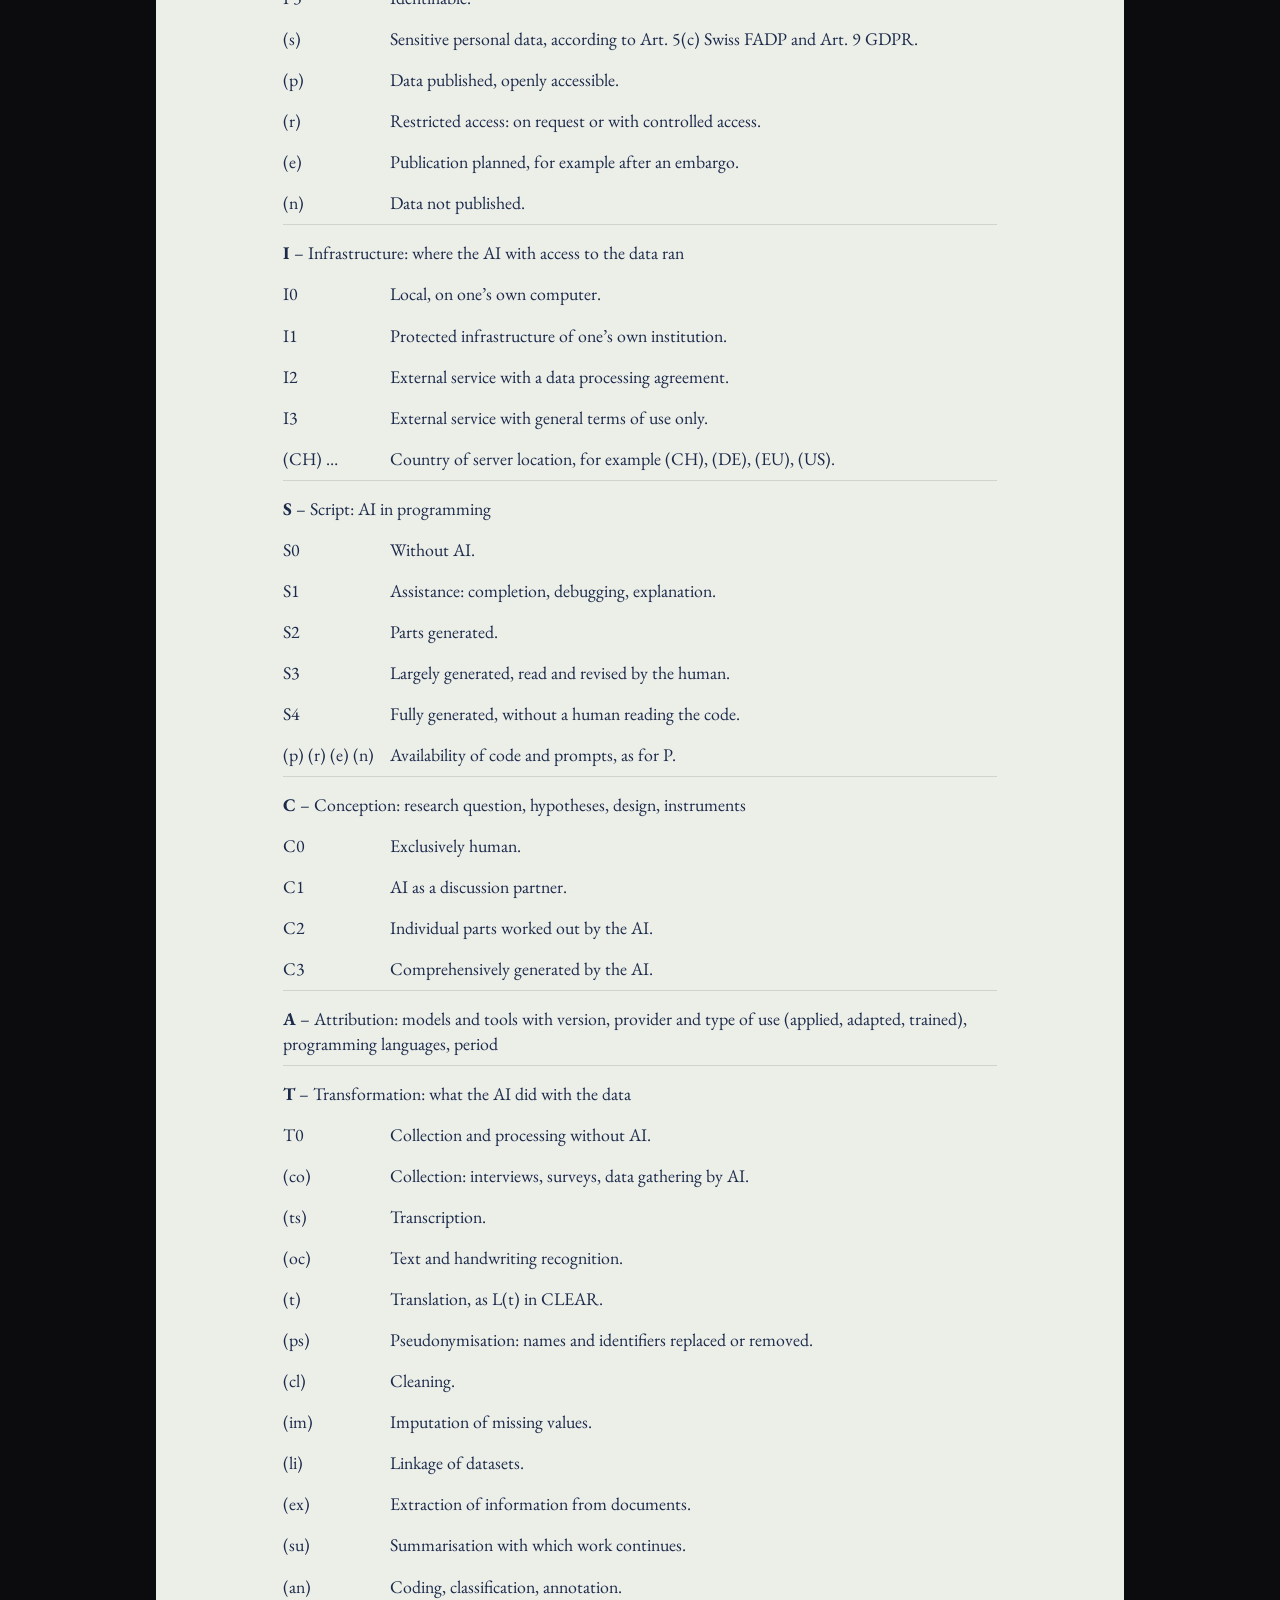
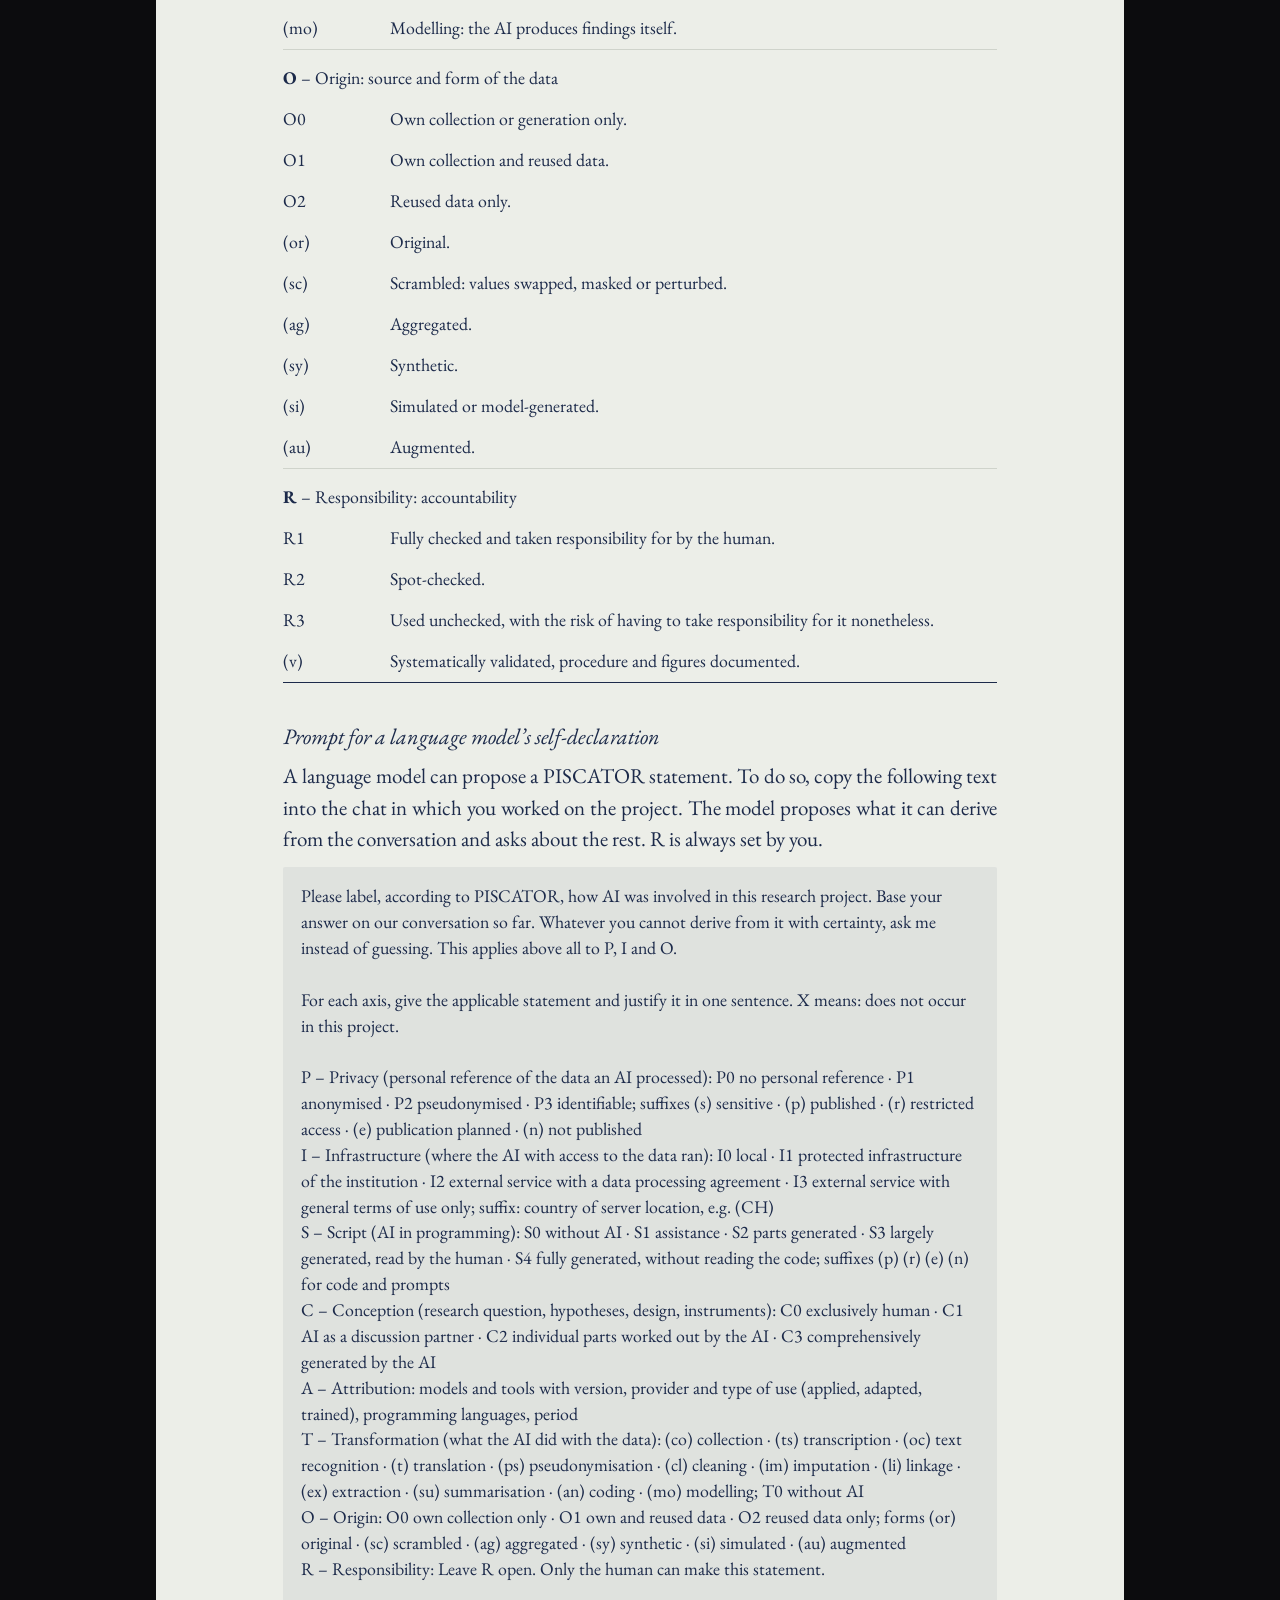
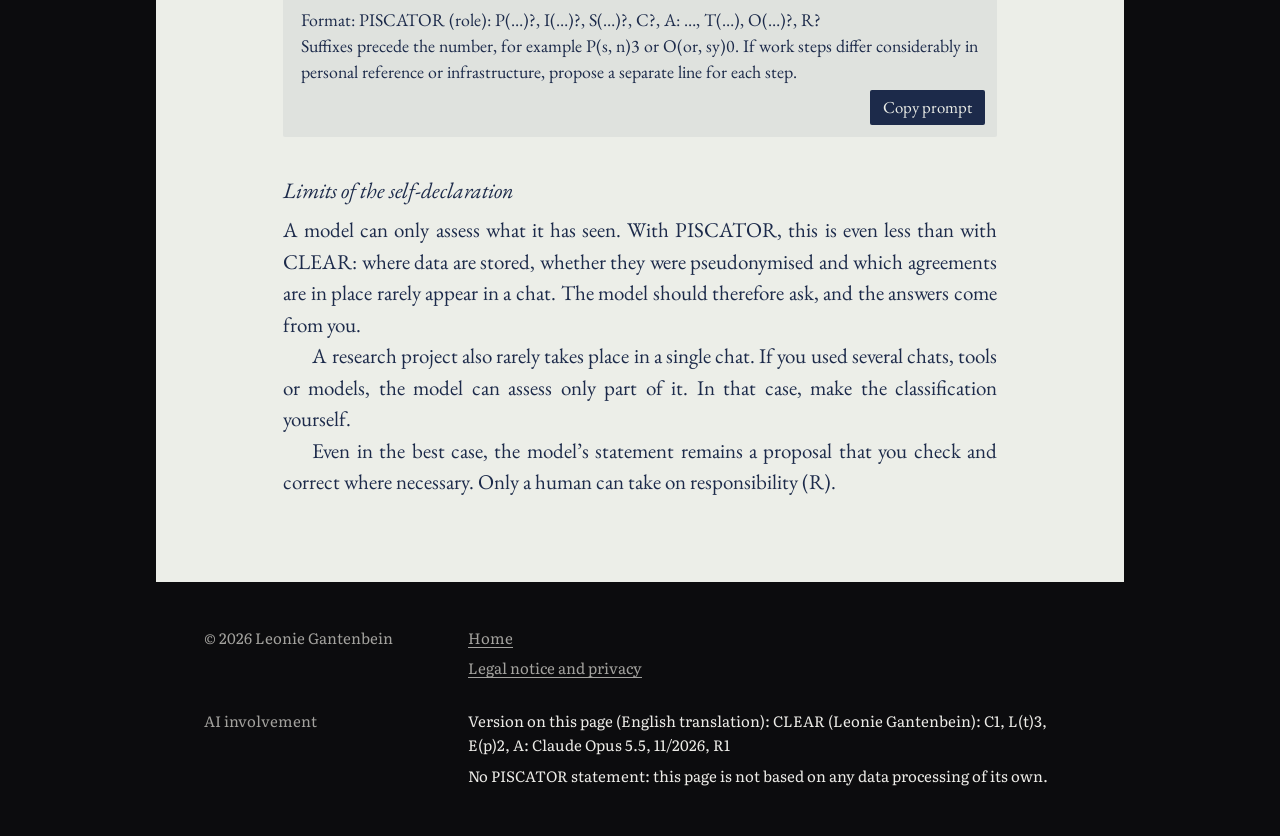
<file: en/piscator.html>
<!doctype html>
<html lang="en">
<head>
  <meta charset="utf-8">
  <meta name="viewport" content="width=device-width, initial-scale=1">

  <title>PISCATOR – Labelling AI Involvement in Research | Leonie Gantenbein</title>
  <meta name="description" content="PISCATOR is a proposal by Leonie Gantenbein for disclosing the involvement of artificial intelligence in empirical research: eight statements on privacy, infrastructure, code, conception, tools, data processing, data origin and checking. PISCATOR complements CLEAR.">
  <meta property="og:type" content="article">
  <meta property="og:title" content="PISCATOR – Labelling AI Involvement in Research | Leonie Gantenbein">
  <meta property="og:description" content="PISCATOR is a proposal by Leonie Gantenbein for disclosing the involvement of artificial intelligence in empirical research: eight statements on privacy, infrastructure, code, conception, tools, data processing, data origin and checking. PISCATOR complements CLEAR.">
  <meta property="og:image" content="https://leoniegantenbein.github.io/piscator-bild.png">
  <meta property="og:image:width" content="1280">
  <meta property="og:image:height" content="720">
  <meta property="og:image:alt" content="PISCATOR: Privacy, Infrastructure, Script, Conception, Attribution, Transformation, Origin, Responsibility">
  <meta name="twitter:card" content="summary_large_image">

  <link rel="canonical" href="https://leoniegantenbein.github.io/en/piscator.html">
  <link rel="alternate" hreflang="de" href="https://leoniegantenbein.github.io/piscator.html">
  <link rel="alternate" hreflang="en" href="https://leoniegantenbein.github.io/en/piscator.html">

  <link rel="icon" href="data:image/svg+xml,%3Csvg xmlns='http://www.w3.org/2000/svg' viewBox='0 0 64 64'%3E%3Crect width='64' height='64' rx='10' fill='%231c2a4a'/%3E%3Ctext x='32' y='45' font-family='Georgia,serif' font-style='italic' font-size='38' text-anchor='middle' fill='%23eceee8'%3EL%3C/text%3E%3C/svg%3E">
  <link rel="preload" href="../fonts/literata-latin-standard-normal.woff2" as="font" type="font/woff2" crossorigin>
  <link rel="stylesheet" href="../style.css">
  <script type="application/ld+json">
{
  "@context": "https://schema.org",
  "@type": "CreativeWork",
  "@id": "https://leoniegantenbein.github.io/piscator.html#piscator",
  "name": "PISCATOR – Kennzeichnung von KI-Beteiligung in der Forschung",
  "alternateName": "PISCATOR – Labelling AI Involvement in Research",
  "description": "PISCATOR is a proposal by Leonie Gantenbein for disclosing the involvement of artificial intelligence in empirical research: eight statements on personal reference, infrastructure, code, conception, tools, transformation, origin of the data and checking.",
  "version": "1.0",
  "dateCreated": "2026",
  "inLanguage": [
    "de",
    "en"
  ],
  "license": "https://creativecommons.org/licenses/by/4.0/",
  "url": "https://leoniegantenbein.github.io/en/piscator.html",
  "sameAs": [
    "https://github.com/LeonieGantenbein/piscator-kennzeichnung",
    "https://doi.org/10.5281/zenodo.24372962"
  ],
  "author": {
    "@type": "Person",
    "@id": "https://leoniegantenbein.github.io/#person",
    "name": "Leonie Gantenbein",
    "url": "https://leoniegantenbein.github.io/"
  },
  "keywords": [
    "PISCATOR",
    "CLEAR",
    "AI disclosure",
    "research data",
    "open science",
    "data protection",
    "KI-Kennzeichnung"
  ],
  "isBasedOn": {
    "@type": "CreativeWork",
    "@id": "https://leoniegantenbein.github.io/clear.html#clear",
    "name": "CLEAR – Kennzeichnung von KI-Beteiligung an Texten",
    "url": "https://leoniegantenbein.github.io/en/clear.html"
  },
  "identifier": {
    "@type": "PropertyValue",
    "propertyID": "DOI",
    "value": "10.5281/zenodo.24372962"
  }
}
  </script>
</head>

<!-- English version of piscator.html. Please make changes in both files and in the
     README.en.md of the piscator-kennzeichnung repository. -->

<body>
  <a class="skip-link" href="#inhalt">Skip to content</a>

  <div class="seite">

    <header class="kopf raster nacht">
      <a class="kopf__name rand" href="./">Dr. phil. Leonie Gantenbein</a>
      <nav class="kopf__nav text" aria-label="Main navigation">
        <ul>
          <li><a href="./">Home</a></li>
          <li><a href="clear.html">CLEAR</a></li>
          <li class="kopf__sprache"><a href="../piscator.html" lang="de" hreflang="de">Deutsch</a></li>
        </ul>
      </nav>
    </header>

    <main class="unterseite raster blatt" id="inhalt">
      <article class="text prosa dokument">
        <header class="dokument__kopf">
          <h1><span class="eigenname">PISCATOR</span> <span class="dokument__untertitel">Labelling AI Involvement in Research</span></h1>
          <p class="dokument__achsen"><i>Privacy · Infrastructure · Script · Conception · Attribution · Transformation · Origin · Responsibility</i></p>
          <p class="dokument__autorin">Leonie Gantenbein</p>
          <p class="dokument__fassung">Version 1.0, November 2026</p>
          <div class="dokument__ausgabe">
            <p>© 2026 Leonie Gantenbein. Licence: <a href="https://creativecommons.org/licenses/by/4.0/legalcode.en">CC&nbsp;BY&nbsp;4.0</a>, free to use and adapt with attribution to the author.</p>
            <p><a href="https://github.com/LeonieGantenbein/piscator-kennzeichnung/blob/main/README.en.md">github.com/LeonieGantenbein/piscator-kennzeichnung</a></p>
            <p>DOI: <a href="https://doi.org/10.5281/zenodo.24372962">10.5281/zenodo.24372962</a></p>
          </div>
          <p class="dokument__pdf">Download as PDF: <a href="../dokumente/Gantenbein_2026_PISCATOR_en.pdf" type="application/pdf">English</a>, <a href="../dokumente/Gantenbein_2026_PISCATOR_de.pdf" type="application/pdf" hreflang="de" lang="de">Deutsch</a></p>
        </header>

        <p>The use of artificial intelligence (AI), and of the interfaces, tools and software that come with it, has long since arrived in research practice. These tools transcribe interviews, code open-ended responses, write analysis code, analyse large datasets, cluster data or generate synthetic data. Sometimes, and ideally locally under secure conditions, they are also trained on sensitive research data. AI tools run on researchers’ own computers, on university servers or with commercial providers abroad.</p>
        <p>The widespread use of AI in scientific data processing and in writing scientific publications is not matched by the declaration of this use. Methods sections, and publications in general, still contain little information on how AI was actually used: which models were used, when and how, which data were processed with them, or how a text was improved or co-generated with AI. As things stand, we have arrived at declarations such as “Transcription was AI-assisted”. Which tool was used, on which server and under what control remains unknown.</p>
        <p>If we want to ensure and assess research – indeed the integrity of science and its practice as a whole – in the future, the use of AI tools must be declared more specifically. A large language model (LLM) that codes open-ended responses decides, for every response, which category it belongs to. A script written by an AI determines which cases count as outliers and how missing values are replaced. Without AI, such decisions are set down in a coding manual or in code the researchers wrote themselves, and a second person can check them. With every additional interface and every automated step, the risk grows that researchers lose track of the process of their own research, do not understand the code and cannot assess the output and quality of the analysis. Results that no one has really understood, and opaque processing during the research data life cycle, put at risk the quality of research, the principles of good scientific practice and the standing of researchers.</p>
        <p>The people who entrusted their data to a study are affected too. For them, it matters whether their interviews are processed on a laptop that rides the bus to the university every day or in a data centre in the United States, and whether a contract specifies what the provider may do with their data.</p>
        <p>Science has so far had a well-established place for describing methodological procedures: the methods section. It states with which data, instruments and procedures a result was obtained, so that others can check it. AI belongs there like any other instrument. Many publishers and universities now require the use of AI to be disclosed, but most do not prescribe a common format. In the worst case – from a bureaucratic and resource-oriented perspective – the entire chat with an LLM involved in the process is demanded. Statements on AI use have so far varied from study to study, important details are often missing, and they can hardly be compared. A shared format would make it easier to declare the tools used and to compare practices. Researchers are also not yet fully aware of which questions an AI label should answer. Such a label should therefore ask for all the important information. It must take little effort to fill in, be clear to both writers and readers, and still say enough.</p>
        <p><span class="eigenname">PISCATOR</span> is my proposal for such a format. <a href="clear.html"><span class="eigenname">CLEAR</span></a> labels how AI was involved in a text; <span class="eigenname">PISCATOR</span> transfers this approach to research practice. Eight short statements, one for each letter of <span class="eigenname">PISCATOR</span>, answer eight questions:</p>
        <ul class="dokument__liste dokument__liste--buchstaben">
          <li><b>P – Privacy</b>: Do the data refer to persons?</li>
          <li><b>I – Infrastructure</b>: Where did the AI run?</li>
          <li><b>S – Script</b>: How much did it contribute to the code?</li>
          <li><b>C – Conception</b>: How much did it contribute to the research question and design?</li>
          <li><b>A – Attribution</b>: Which models and tools were used?</li>
          <li><b>T – Transformation</b>: What did the AI do with the data?</li>
          <li><b>O – Origin</b>: Where do the data come from, and what kind of data are they?</li>
          <li><b>R – Responsibility</b>: Did a human check the AI’s results?</li>
        </ul>
        <p>“Piscator” is the Latin word for fisherman. A catch report asks what was caught, where, with what and when; anyone who fishes enters this in a few fixed fields. The report is short and always has the same structure; that is precisely why it gets filled in. Such a catch report is inconspicuous, but not trivial: many reports together give a picture of what is happening in a body of water, what is being caught and with which methods. A single <span class="eigenname">PISCATOR</span> line declares where and how AI was involved in a project. Many such lines, in turn, can show how research practice is changing.</p>
        <p>The name <span class="eigenname">PISCATOR</span> thus refers to the catch report as a model. It may also recall the Fisherman’s Ring, the <i lang="la">Anulus Piscatoris</i>, with which papal letters were sealed until 1842. A seal shows who stands behind a document. In <span class="eigenname">PISCATOR</span>, as in <span class="eigenname">CLEAR</span>, this is done by the statement R – Responsibility.</p>
        <p>Some statements touch on a question that research has long been dealing with: how open should data be? Open science wants data, code and prompts to be accessible so that others can check a result, following the principle “as open as possible, as closed as necessary”. Data protection requires personal data to be processed and shared only as far as the purpose requires. <span class="eigenname">PISCATOR</span> therefore contains statements both on the personal reference of the data and on how openly the data were handled: it declares how far the data refer to persons, where they were processed and whether data and code are accessible.</p>
        <p><span class="eigenname">PISCATOR</span> makes visible at which points in the research process AI was involved. This allows others to place a result, follow it and, where possible, replicate it. Anyone who reviews a study, sits on an ethics committee or looks after research data can thus see in a single line how, and with which tools, the research was done.</p>
        <p>Anyone publishing research with <span class="eigenname">PISCATOR</span> gives both statements: <span class="eigenname">PISCATOR</span> for the procedure in the methods section, <span class="eigenname">CLEAR</span> for the text, provided AI tools were also used to produce or revise the text. Responsibility for a result always lies with whoever publishes it. This is why responsibility (R) comes at the end of the label in both <span class="eigenname">CLEAR</span> and <span class="eigenname">PISCATOR</span>.</p>
        <aside class="dokument__notiz">
          <p class="stichwort"><b>Relation to <span class="eigenname">CLEAR</span>.</b> <span class="eigenname">PISCATOR</span> is structured like <span class="eigenname">CLEAR</span> and adopts the letters C, A and R as well as the suffixes (p), (n) and (t). Anyone who knows <span class="eigenname">CLEAR</span> can read <span class="eigenname">PISCATOR</span>.</p>
        </aside>

        <h2>Culture before labelling</h2>
        <p>A label only helps where openness is not penalised. Anyone who discloses today that a language model coded interviews or wrote a script must expect the study to be seen as less rigorous. Anyone who states that data were processed by an external provider becomes open to attack. As long as an honest statement does harm, only those who can afford it will label. For everyone else, silence remains the sensible choice.</p>
        <p><span class="eigenname">PISCATOR</span> therefore first needs a shared understanding of how research wants to deal with AI. A <span class="eigenname">PISCATOR</span> line is information, not a confession. Anyone reviewing a study should read it like a methods section: as a basis for questions, not as evidence of carelessness. This also means making distinctions. A local, fully checked transcription is something different from a language model coding sensitive data, unchecked, with a provider in the United States. Calling both “AI-assisted” makes honesty expensive. And if a statement reveals a problem, that is a reason to correct it. This is exactly what the label is for.</p>
        <p>Science is better placed for this than any other field. It has long led the way in disclosing its procedures and exposing itself to criticism. Methods sections, peer review and replication are part of its self-understanding. Statements on conflicts of interest, data availability or the contributions of individual authors have long been routine in many disciplines. Research has given itself most of these rules because results must be verifiable. So why should it not take the first step with AI as well?</p>
        <p>If it succeeds, research can show that openness builds trust. <span class="eigenname">PISCATOR</span> only becomes effective when the absence of a statement also says something: when people ask why an empirical study does not declare where and how AI was involved.</p>

        <h2>Which research</h2>
        <p><span class="eigenname">PISCATOR</span> is intended for empirical research, quantitative or qualitative, that collects, prepares or analyses data with code. This includes interview studies and surveys, experiments and measurement series, corpus and archival work, modelling and simulation. Theoretical, historical or hermeneutic work without its own data and code does not need a <span class="eigenname">PISCATOR</span> statement; <span class="eigenname">CLEAR</span> is sufficient for its text.</p>
        <p>Not every study needs all eight statements. Anything that does not occur is marked with an X; SX, for example, means that no code was written.</p>

        <h2>Quick reference</h2>
        <p>The eight statements at a glance:</p>
        <div class="tabelle">
          <table>
            <thead><tr><th scope="col">Axis</th><th scope="col">Subject</th><th scope="col">Statement</th></tr></thead>
            <tbody>
            <tr><th scope="row"><b>P</b> – Privacy</th><td>Personal reference of the data an AI processed</td><td>P0&nbsp;no personal reference, P1&nbsp;anonymised, P2&nbsp;pseudonymised, P3&nbsp;identifiable<br>suffix (s)&nbsp;for sensitive personal data<br>availability (p)&nbsp;published, (r)&nbsp;restricted, (e)&nbsp;planned, (n)&nbsp;not published</td></tr>
            <tr><th scope="row"><b>I</b> – Infrastructure</th><td>Where the AI with access to the data ran</td><td>I0&nbsp;local, I1&nbsp;protected infrastructure of the institution, I2&nbsp;external service with a data processing agreement, I3&nbsp;external service with general terms of use only<br>suffix: country of server location, e.g. (CH)</td></tr>
            <tr><th scope="row"><b>S</b> – Script</th><td>AI in programming</td><td>S0&nbsp;without AI, S1&nbsp;assistance, S2&nbsp;parts generated, S3&nbsp;largely generated, S4&nbsp;fully generated<br>availability of code and prompts as for P</td></tr>
            <tr><th scope="row"><b>C</b> – Conception</th><td>Research question, hypotheses, design, instruments</td><td>C0&nbsp;exclusively human, C1&nbsp;AI as a discussion partner, C2&nbsp;individual parts worked out by the AI, C3&nbsp;comprehensively generated by the AI</td></tr>
            <tr><th scope="row"><b>A</b> – Attribution</th><td>Declaration of the tools</td><td>Models and tools with version, provider and type of use (applied, adapted, trained), programming languages, period</td></tr>
            <tr><th scope="row"><b>T</b> – Transformation</th><td>What the AI did with the data</td><td>(co)&nbsp;collection, (ts)&nbsp;transcription, (oc)&nbsp;text recognition, (t)&nbsp;translation, (ps)&nbsp;pseudonymisation, (cl)&nbsp;cleaning, (im)&nbsp;imputation, (li)&nbsp;linkage, (ex)&nbsp;extraction, (su)&nbsp;summarisation, (an)&nbsp;coding, (mo)&nbsp;modelling<br>T0&nbsp;without AI</td></tr>
            <tr><th scope="row"><b>O</b> – Origin</th><td>Source and form of the data</td><td>O0&nbsp;own collection only, O1&nbsp;own and reused data, O2&nbsp;reused data only<br>forms (or)&nbsp;original, (sc)&nbsp;scrambled, (ag)&nbsp;aggregated, (sy)&nbsp;synthetic, (si)&nbsp;simulated, (au)&nbsp;augmented</td></tr>
            <tr><th scope="row"><b>R</b> – Responsibility</th><td>Checking of the AI’s results</td><td>R1&nbsp;fully checked and taken responsibility for, R2&nbsp;spot-checked, R3&nbsp;unchecked<br>suffix (v)&nbsp;systematically validated</td></tr>
            </tbody>
          </table>
        </div>
        <pre><code>PISCATOR (role): P(…)?, I(…)?, S(…)?, C?, A: models, languages, period, T(…), O(…)?, R(…)?</code></pre>
        <p class="stichwort"><b>Rules.</b></p>
        <ul class="dokument__liste">
          <li>As in <span class="eigenname">CLEAR</span>, suffixes precede the number: P(s, n)3, I(CH)2, S(p)2, O(or, sy)0, R(v)2.</li>
          <li>For P, I, S, C and R, give the highest level reached. For T and the forms in O, list all applicable codes.</li>
          <li>X marks what does not occur in the research: SX without code; PX, TX and OX without data; IX if no AI had access to the data.</li>
          <li>T says what the AI did with the data; O says what kind of data they are. If an AI generates new records, for example synthetic or augmented ones, that belongs to O; if it changes values in existing entries, for example through imputation, that belongs to T.</li>
          <li>I covers every AI with access to the data, including a coding assistant that can read data files. What counts is where the model actually runs, not where a program is installed.</li>
          <li>If work steps differ considerably in personal reference or infrastructure, each step gets a line of its own, for example “<span class="eigenname">PISCATOR</span> (project team, training)”.</li>
          <li>The brackets name who makes the statement and takes responsibility for it: a person, a project team or a lab.</li>
        </ul>
        <p class="stichwort"><b>Where the label goes.</b></p>
        <ul class="dokument__liste">
          <li>Article and book: in the methods section or the data availability statement</li>
          <li>Data and code repository: in the README</li>
          <li>Thesis: next to the declaration of authorship</li>
          <li>Data management plan and grant proposal: as planned use</li>
        </ul>
        <p>The <span class="eigenname">CLEAR</span> line appears as usual at the end of the text or in the imprint.</p>

        <h2>Examples</h2>
        <p>Four examples show how a specific study becomes a statement.</p>
        <p class="stichwort"><b>Interview study.</b> A sociologist conducts twenty interviews on living with a chronic illness. She transcribes the recordings with noScribe on her own computer and checks every transcript against the recording. Coding is done by hand; there are no scripts. The data are not published.</p>
        <p>Identifiable health data, not published (P(s, n)3), but processed only locally (I0). There is no code (SX). The AI did nothing but transcribe (T(ts)), working with original data collected by the author (O(or)0). Every transcript was checked (R1).</p>
        <pre><code>PISCATOR (author): P(s, n)3, I0, SX, C0, A: noScribe (Whisper large-v3, applied), <span class="nobr">03–09/2026</span>, T(ts), O(or)0, R1</code></pre>
        <p class="stichwort"><b>Survey with a synthetic version.</b> A project team analyses its own survey. The pseudonymised data are stored on a university server. There, a language model codes the open-ended responses; 10% are re-coded by hand and the agreement is calculated. The team discussed its hypotheses with an AI. A coding assistant without access to the data writes parts of the analysis code. A model trained on the survey data generates a synthetic version, which is published; the original data are available on request.</p>
        <p>Pseudonymised data (P2), openly available as a synthetic version and in the original on request (p, r). Everything ran on the university’s infrastructure (I1); the coding assistant does not count for I because it never saw the data. Parts of the code were generated; code and prompts are published (S(p)2). The language model did the coding (T(an)), systematically validated on a sample (R(v)2). A synthetic version was derived from original data collected by the team (O(or, sy)0).</p>
        <pre><code>PISCATOR (project team): P(p, r)2, I1, S(p)2, C1, A: Llama 3.3 70B (applied), SDV CTGAN (trained on the survey data), Claude Code (Anthropic), Python 3.13, <span class="nobr">02–07/2026</span>, T(an), O(or, sy)0, R(v)2</code></pre>
        <p class="stichwort"><b>Training and application in two steps.</b> A team trains a classification model on the university’s infrastructure with synthetic data that it previously generated without AI and published. It then applies the model locally to sensitive, identifiable data.</p>
        <p>During training, the model saw only synthetic data judged to be anonymous (P1); during application, it ran locally (I0) on data that will not be published (P(s, n)3). Had an AI generated the synthetic data from real data, a third line would be added.</p>
        <pre><code>PISCATOR (project team, training): P(p)1, I1, S(p)2, C1, A: own classification model (trained on synthetic data), Python 3.13, <span class="nobr">03–05/2026</span>, T0, O(sy)0, R(v)2
PISCATOR (project team, application): P(s, n)3, I0, S(p)2, C1, A: own classification model (applied), Python 3.13, <span class="nobr">06–08/2026</span>, T(an), O(or)0, R(v)2</code></pre>
        <p class="stichwort"><b>Statistics in a chat.</b> An economist uploads tables from official statistics to a chat that runs the analysis itself. She uses a private account and recalculates three results by hand.</p>
        <p>The data have no personal reference and are published (P(p)0). A service without a data processing agreement is therefore unproblematic here (I(US)3). The code was produced invisibly in the chat (S4). With personal data, the same line would be a warning sign.</p>
        <pre><code>PISCATOR (author): P(p)0, I(US)3, S4, C0, A: ChatGPT (GPT-5, OpenAI, applied), 05/2026, T0, O(ag)2, R2</code></pre>
        <p>The chapter <a href="https://github.com/LeonieGantenbein/piscator-kennzeichnung/blob/main/SPECIFICATION.md">“Specification”</a> explains all axes in detail and gives guidance on classification. The <a href="#factsheet">factsheet</a> summarises all codes and contains a prompt with which a language model can propose a statement.</p>

        <h2>Together with <span class="eigenname">CLEAR</span></h2>
        <p>A publication carries both statements: <span class="eigenname">PISCATOR</span> in the methods section, <span class="eigenname">CLEAR</span> at the end of the text. An example: for the interview study, <span class="eigenname">CLEAR</span> records that the line of thought is the author’s own and that the AI smoothed the language and made her own unpublished material accessible. <span class="eigenname">PISCATOR</span> records what happened to the interviews. In <span class="eigenname">CLEAR</span>, the letter C refers to the line of thought of the text; in <span class="eigenname">PISCATOR</span>, to the research question and design of the study:</p>
        <pre><code>CLEAR (author): C0, L2, E(n)1, A: noScribe (Whisper large-v3), ChatGPT (GPT-5), <span class="nobr">03–10/2026</span>, R1
PISCATOR (author): P(s, n)3, I0, SX, C0, A: noScribe (Whisper large-v3, applied), <span class="nobr">03–09/2026</span>, T(ts), O(or)0, R1</code></pre>

        <h2>What institutions can require</h2>
        <p><span class="eigenname">PISCATOR</span> is first of all a self-declaration. But it can also be reversed: anyone who supervises, reviews, funds or publishes research can use the same statements to specify what is expected. Instead of banning tools, an institution names levels, and everyone knows where they stand.</p>
        <p class="stichwort"><b>Universities and institutes.</b> A university can require in its guidelines on good scientific practice and on theses that every empirical study carries a <span class="eigenname">PISCATOR</span> line in the methods section. It can stipulate that any AI coding that feeds into results is fully or systematically checked (R1 or R(v)), and that identifiable or sensitive data (P3, P(s)) are processed only locally, on its own infrastructure or by services with a data processing agreement (I0 to I2). Anyone who requires this must, however, also provide such infrastructure and say which services count as I1 or I2.</p>
        <p class="stichwort"><b>Ethics committees and funders.</b> <span class="eigenname">PISCATOR</span> deliberately does not record whether participants’ consent covers AI processing, whether particularly vulnerable groups such as minors are involved, or how much computing power and energy an analysis required. These belong in the ethics application and the data management plan. A planned <span class="eigenname">PISCATOR</span> line can, however, be included there. It shows at a glance where questions are worth asking, for example with P(s)3 together with I2 or I3. If the line in the later publication differs, the difference can be explained.</p>
        <p class="stichwort"><b>Journals and publishers.</b> Author guidelines can state that <span class="eigenname">PISCATOR</span> belongs in the methods section and <span class="eigenname">CLEAR</span> at the end. A publisher with an open science policy can expect accessible data and code as the norm (P(p) or P(r), S(p)) and ask for exceptions to be justified. Reviewers get a starting point for their own questions.</p>
        <p>For all institutions, the same applies as for the label itself: whoever requires disclosure must not penalise it. A declared weakness is better than a concealed one. Demanding chat histories or prompt logs across the board creates bureaucracy and new data protection problems without making assessment any easier. An institution achieves most when its own researchers, editors and reviewers lead by example.</p>

        <h2>Critical objections</h2>
        <p><span class="eigenname">PISCATOR</span> has to face objections. The most important ones are collected here, each with a reply.</p>
        <p class="stichwort"><b>“Anyone who wants to can lie.”</b> That is true. <span class="eigenname">PISCATOR</span> relies on self-declaration, like statements on authorship or conflicts of interest. These can be falsified too, and they are still indispensable because they assign responsibility. A false statement can be checked and challenged. Silence cannot.</p>
        <p class="stichwort"><b>“This is extra bureaucracy.”</b> The label is one line. It replaces descriptions that are already required today but vary widely. Bureaucracy tends to arise where entire chat histories are demanded.</p>
        <p class="stichwort"><b>“One line cannot capture a research process.”</b> It is not meant to. Like a catch report, it records what others need to know in order to ask targeted questions. The details still belong in the methods section. If work steps differ considerably, each gets its own line.</p>
        <p class="stichwort"><b>“The levels are fuzzy.”</b> Whether a script is S2 or S3 requires judgement. That is no flaw, since describing a method also rests on assessments. The specification offers guidance and examples. Contested cases are an occasion for discussion, for instance in peer review.</p>
        <p class="stichwort"><b>“The statement makes you vulnerable.”</b> Anyone who declares I3 for identifiable data discloses a problem. That is precisely the benefit: what is visible can be fixed. For this to work, openness must not be penalised. <span class="eigenname">PISCATOR</span> does not ask for technical details that would pose a security risk; the statement only names the country and the type of contract.</p>
        <p class="stichwort"><b>“<span class="eigenname">PISCATOR</span> will become outdated as tools change.”</b> The axes describe work steps and responsibility, not products. Which tools were used is stated under A and may change. New ways of working will need new codes; that is why <span class="eigenname">PISCATOR</span> carries a version number.</p>

        <h2>Status</h2>
        <p><span class="eigenname">PISCATOR</span> is a proposal in a first version. It builds on <span class="eigenname">CLEAR</span> but has not yet been tested in research practice and is certainly incomplete. Like any self-declaration, it depends on the statements being made honestly; they can only partly be verified. Feedback from research, data management and ethics committees helps to develop <span class="eigenname">PISCATOR</span> further, explicitly including objections and cases that do not fit. Feedback is possible via the <a href="https://github.com/LeonieGantenbein/piscator-kennzeichnung/issues">“Issues” of this repository</a>.</p>

        <h2>Citation</h2>
        <p class="dokument__zitat">Gantenbein, Leonie (2026): <span class="eigenname">PISCATOR</span> – Kennzeichnung von KI-Beteiligung in der Forschung [<span class="eigenname">PISCATOR</span> – Labelling AI Involvement in Research]. Version 1.0. Zenodo. <a href="https://doi.org/10.5281/zenodo.24372962">https://doi.org/10.5281/zenodo.24372962</a></p>

        <h2 id="factsheet">Factsheet</h2>
        <p>The factsheet summarises all abbreviations and rules on one page. You can use it for reference or give it to a language model so that it proposes a <span class="eigenname">PISCATOR</span> statement for a research project. Detailed explanations of each axis are given in the <a href="https://github.com/LeonieGantenbein/piscator-kennzeichnung/blob/main/SPECIFICATION.md">specification</a>.</p>
        <p class="dokument__label">Notation</p>
        <pre><code>PISCATOR (role): P(…)?, I(…)?, S(…)?, C?, A: models, languages, period, T(…), O(…)?, R(…)?</code></pre>
        <div class="tabelle tabelle--kuerzel">
          <table>
            <thead><tr><th scope="col">Abbreviation</th><th scope="col">Meaning</th></tr></thead>
            <tbody>
            <tr class="tabelle__gruppe"><th scope="rowgroup" colspan="2"><b>P</b> – Privacy: personal reference of the data an AI processed</th></tr>
            <tr><th scope="row">P0</th><td>No personal reference.</td></tr>
            <tr><th scope="row">P1</th><td>Anonymised.</td></tr>
            <tr><th scope="row">P2</th><td>Pseudonymised: re-attributable by means of a key, even if third parties hold it.</td></tr>
            <tr><th scope="row">P3</th><td>Identifiable.</td></tr>
            <tr><th scope="row">(s)</th><td>Sensitive personal data, according to Art. 5(c) Swiss FADP and Art. 9 GDPR.</td></tr>
            <tr><th scope="row">(p)</th><td>Data published, openly accessible.</td></tr>
            <tr><th scope="row">(r)</th><td>Restricted access: on request or with controlled access.</td></tr>
            <tr><th scope="row">(e)</th><td>Publication planned, for example after an embargo.</td></tr>
            <tr><th scope="row">(n)</th><td>Data not published.</td></tr>
            <tr class="tabelle__gruppe"><th scope="rowgroup" colspan="2"><b>I</b> – Infrastructure: where the AI with access to the data ran</th></tr>
            <tr><th scope="row">I0</th><td>Local, on one’s own computer.</td></tr>
            <tr><th scope="row">I1</th><td>Protected infrastructure of one’s own institution.</td></tr>
            <tr><th scope="row">I2</th><td>External service with a data processing agreement.</td></tr>
            <tr><th scope="row">I3</th><td>External service with general terms of use only.</td></tr>
            <tr><th scope="row">(CH) …</th><td>Country of server location, for example (CH), (DE), (EU), (US).</td></tr>
            <tr class="tabelle__gruppe"><th scope="rowgroup" colspan="2"><b>S</b> – Script: AI in programming</th></tr>
            <tr><th scope="row">S0</th><td>Without AI.</td></tr>
            <tr><th scope="row">S1</th><td>Assistance: completion, debugging, explanation.</td></tr>
            <tr><th scope="row">S2</th><td>Parts generated.</td></tr>
            <tr><th scope="row">S3</th><td>Largely generated, read and revised by the human.</td></tr>
            <tr><th scope="row">S4</th><td>Fully generated, without a human reading the code.</td></tr>
            <tr><th scope="row">(p) (r) (e) (n)</th><td>Availability of code and prompts, as for P.</td></tr>
            <tr class="tabelle__gruppe"><th scope="rowgroup" colspan="2"><b>C</b> – Conception: research question, hypotheses, design, instruments</th></tr>
            <tr><th scope="row">C0</th><td>Exclusively human.</td></tr>
            <tr><th scope="row">C1</th><td>AI as a discussion partner.</td></tr>
            <tr><th scope="row">C2</th><td>Individual parts worked out by the AI.</td></tr>
            <tr><th scope="row">C3</th><td>Comprehensively generated by the AI.</td></tr>
            <tr class="tabelle__gruppe"><th scope="rowgroup" colspan="2"><b>A</b> – Attribution: models and tools with version, provider and type of use (applied, adapted, trained), programming languages, period</th></tr>
            <tr class="tabelle__gruppe"><th scope="rowgroup" colspan="2"><b>T</b> – Transformation: what the AI did with the data</th></tr>
            <tr><th scope="row">T0</th><td>Collection and processing without AI.</td></tr>
            <tr><th scope="row">(co)</th><td>Collection: interviews, surveys, data gathering by AI.</td></tr>
            <tr><th scope="row">(ts)</th><td>Transcription.</td></tr>
            <tr><th scope="row">(oc)</th><td>Text and handwriting recognition.</td></tr>
            <tr><th scope="row">(t)</th><td>Translation, as L(t) in <span class="eigenname">CLEAR</span>.</td></tr>
            <tr><th scope="row">(ps)</th><td>Pseudonymisation: names and identifiers replaced or removed.</td></tr>
            <tr><th scope="row">(cl)</th><td>Cleaning.</td></tr>
            <tr><th scope="row">(im)</th><td>Imputation of missing values.</td></tr>
            <tr><th scope="row">(li)</th><td>Linkage of datasets.</td></tr>
            <tr><th scope="row">(ex)</th><td>Extraction of information from documents.</td></tr>
            <tr><th scope="row">(su)</th><td>Summarisation with which work continues.</td></tr>
            <tr><th scope="row">(an)</th><td>Coding, classification, annotation.</td></tr>
            <tr><th scope="row">(mo)</th><td>Modelling: the AI produces findings itself.</td></tr>
            <tr class="tabelle__gruppe"><th scope="rowgroup" colspan="2"><b>O</b> – Origin: source and form of the data</th></tr>
            <tr><th scope="row">O0</th><td>Own collection or generation only.</td></tr>
            <tr><th scope="row">O1</th><td>Own collection and reused data.</td></tr>
            <tr><th scope="row">O2</th><td>Reused data only.</td></tr>
            <tr><th scope="row">(or)</th><td>Original.</td></tr>
            <tr><th scope="row">(sc)</th><td>Scrambled: values swapped, masked or perturbed.</td></tr>
            <tr><th scope="row">(ag)</th><td>Aggregated.</td></tr>
            <tr><th scope="row">(sy)</th><td>Synthetic.</td></tr>
            <tr><th scope="row">(si)</th><td>Simulated or model-generated.</td></tr>
            <tr><th scope="row">(au)</th><td>Augmented.</td></tr>
            <tr class="tabelle__gruppe"><th scope="rowgroup" colspan="2"><b>R</b> – Responsibility: accountability</th></tr>
            <tr><th scope="row">R1</th><td>Fully checked and taken responsibility for by the human.</td></tr>
            <tr><th scope="row">R2</th><td>Spot-checked.</td></tr>
            <tr><th scope="row">R3</th><td>Used unchecked, with the risk of having to take responsibility for it nonetheless.</td></tr>
            <tr><th scope="row">(v)</th><td>Systematically validated, procedure and figures documented.</td></tr>
            </tbody>
          </table>
        </div>

        <h3>Prompt for a language model’s self-declaration</h3>
        <p>A language model can propose a <span class="eigenname">PISCATOR</span> statement. To do so, copy the following text into the chat in which you worked on the project. The model proposes what it can derive from the conversation and asks about the rest. R is always set by you.</p>
        <div class="prompt">
          <pre><code id="piscator-prompt">Please label, according to PISCATOR, how AI was involved in this research project. Base your answer on our conversation so far. Whatever you cannot derive from it with certainty, ask me instead of guessing. This applies above all to P, I and O.

For each axis, give the applicable statement and justify it in one sentence. X means: does not occur in this project.

P – Privacy (personal reference of the data an AI processed): P0 no personal reference · P1 anonymised · P2 pseudonymised · P3 identifiable; suffixes (s) sensitive · (p) published · (r) restricted access · (e) publication planned · (n) not published
I – Infrastructure (where the AI with access to the data ran): I0 local · I1 protected infrastructure of the institution · I2 external service with a data processing agreement · I3 external service with general terms of use only; suffix: country of server location, e.g. (CH)
S – Script (AI in programming): S0 without AI · S1 assistance · S2 parts generated · S3 largely generated, read by the human · S4 fully generated, without reading the code; suffixes (p) (r) (e) (n) for code and prompts
C – Conception (research question, hypotheses, design, instruments): C0 exclusively human · C1 AI as a discussion partner · C2 individual parts worked out by the AI · C3 comprehensively generated by the AI
A – Attribution: models and tools with version, provider and type of use (applied, adapted, trained), programming languages, period
T – Transformation (what the AI did with the data): (co) collection · (ts) transcription · (oc) text recognition · (t) translation · (ps) pseudonymisation · (cl) cleaning · (im) imputation · (li) linkage · (ex) extraction · (su) summarisation · (an) coding · (mo) modelling; T0 without AI
O – Origin: O0 own collection only · O1 own and reused data · O2 reused data only; forms (or) original · (sc) scrambled · (ag) aggregated · (sy) synthetic · (si) simulated · (au) augmented
R – Responsibility: Leave R open. Only the human can make this statement.

Format: PISCATOR (role): P(…)?, I(…)?, S(…)?, C?, A: …, T(…), O(…)?, R?
Suffixes precede the number, for example P(s, n)3 or O(or, sy)0. If work steps differ considerably in personal reference or infrastructure, propose a separate line for each step.</code></pre>
          <button type="button" class="prompt__knopf" data-ziel="piscator-prompt" data-fertig="Copied">Copy prompt</button>
        </div>

        <h3>Limits of the self-declaration</h3>
        <p>A model can only assess what it has seen. With <span class="eigenname">PISCATOR</span>, this is even less than with <span class="eigenname">CLEAR</span>: where data are stored, whether they were pseudonymised and which agreements are in place rarely appear in a chat. The model should therefore ask, and the answers come from you.</p>
        <p>A research project also rarely takes place in a single chat. If you used several chats, tools or models, the model can assess only part of it. In that case, make the classification yourself.</p>
        <p>Even in the best case, the model’s statement remains a proposal that you check and correct where necessary. Only a human can take on responsibility (R).</p>
      </article>
    </main>

    <footer class="fuss raster nacht">
      <p class="rand">© 2026 Leonie Gantenbein</p>
      <div class="text">
        <p><a href="./">Home</a></p>
        <p><a href="imprint.html">Legal notice and privacy</a></p>
      </div>
      <p class="rand">AI involvement</p>
      <div class="text clear-angabe">
        <p class="clear-angabe__zeile">Version on this page (English translation): CLEAR (Leonie Gantenbein): C1, L(t)3, E(p)2, A: Claude Opus 5.5, 11/2026, R1</p>
        <p class="clear-angabe__zeile">No PISCATOR statement: this page is not based on any data processing of its own.</p>
      </div>
    </footer>

  </div>
  <script>
    document.querySelectorAll(".prompt__knopf").forEach(function (knopf) {
      var text = knopf.textContent;
      knopf.addEventListener("click", function () {
        var ziel = document.getElementById(knopf.dataset.ziel);
        navigator.clipboard.writeText(ziel.textContent).then(function () {
          knopf.textContent = knopf.dataset.fertig;
          setTimeout(function () { knopf.textContent = text; }, 2000);
        });
      });
    });
  </script>
</body>
</html>
</file>
<file: style.css>
/* ------------------------------------------------------------
   Schrift: Literata, lokal eingebunden (keine Anfragen an Google)
   Lizenz: SIL Open Font License, siehe fonts/OFL-Literata.txt
------------------------------------------------------------ */
@font-face {
  font-family: "Literata";
  font-style: normal;
  font-display: swap;
  font-weight: 200 900;
  src: url("fonts/literata-latin-standard-normal.woff2") format("woff2");
  unicode-range: U+0000-00FF, U+0131, U+0152-0153, U+02BB-02BC, U+02C6, U+02DA, U+02DC, U+0304, U+0308, U+0329, U+2000-206F, U+20AC, U+2122, U+2191, U+2193, U+2212, U+2215, U+FEFF, U+FFFD;
}
@font-face {
  font-family: "Literata";
  font-style: normal;
  font-display: swap;
  font-weight: 200 900;
  src: url("fonts/literata-latin-ext-standard-normal.woff2") format("woff2");
  unicode-range: U+0100-02BA, U+02BD-02C5, U+02C7-02CC, U+02CE-02D7, U+02DD-02FF, U+0304, U+0308, U+0329, U+1D00-1DBF, U+1E00-1E9F, U+1EF2-1EFF, U+2020, U+20A0-20AB, U+20AD-20C0, U+2113, U+2C60-2C7F, U+A720-A7FF;
}
@font-face {
  font-family: "Literata";
  font-style: italic;
  font-display: swap;
  font-weight: 200 900;
  src: url("fonts/literata-latin-standard-italic.woff2") format("woff2");
  unicode-range: U+0000-00FF, U+0131, U+0152-0153, U+02BB-02BC, U+02C6, U+02DA, U+02DC, U+0304, U+0308, U+0329, U+2000-206F, U+20AC, U+2122, U+2191, U+2193, U+2212, U+2215, U+FEFF, U+FFFD;
}
@font-face {
  font-family: "Literata";
  font-style: italic;
  font-display: swap;
  font-weight: 200 900;
  src: url("fonts/literata-latin-ext-standard-italic.woff2") format("woff2");
  unicode-range: U+0100-02BA, U+02BD-02C5, U+02C7-02CC, U+02CE-02D7, U+02DD-02FF, U+0304, U+0308, U+0329, U+1D00-1DBF, U+1E00-1E9F, U+1EF2-1EFF, U+2020, U+20A0-20AB, U+20AD-20C0, U+2113, U+2C60-2C7F, U+A720-A7FF;
}

/* EB Garamond für die Artikelseiten (CLEAR, PISCATOR), wie in den PDF-Fassungen.
   Lizenz: SIL Open Font License, siehe fonts/OFL-EBGaramond.txt */
@font-face {
  font-family: "EB Garamond";
  font-style: normal;
  font-weight: 400;
  font-display: swap;
  src: url("fonts/eb-garamond-latin-400-normal.woff2") format("woff2");
  unicode-range: U+0000-00FF, U+0131, U+0152-0153, U+02BB-02BC, U+02C6, U+02DA, U+02DC, U+0304, U+0308, U+0329, U+2000-206F, U+20AC, U+2122, U+2191, U+2193, U+2212, U+2215, U+FEFF, U+FFFD;
}
@font-face {
  font-family: "EB Garamond";
  font-style: normal;
  font-weight: 400;
  font-display: swap;
  src: url("fonts/eb-garamond-latin-ext-400-normal.woff2") format("woff2");
  unicode-range: U+0100-02BA, U+02BD-02C5, U+02C7-02CC, U+02CE-02D7, U+02DD-02FF, U+0304, U+0308, U+0329, U+1D00-1DBF, U+1E00-1E9F, U+1EF2-1EFF, U+2020, U+20A0-20AB, U+20AD-20C0, U+2113, U+2C60-2C7F, U+A720-A7FF;
}
@font-face {
  font-family: "EB Garamond";
  font-style: italic;
  font-weight: 400;
  font-display: swap;
  src: url("fonts/eb-garamond-latin-400-italic.woff2") format("woff2");
  unicode-range: U+0000-00FF, U+0131, U+0152-0153, U+02BB-02BC, U+02C6, U+02DA, U+02DC, U+0304, U+0308, U+0329, U+2000-206F, U+20AC, U+2122, U+2191, U+2193, U+2212, U+2215, U+FEFF, U+FFFD;
}
@font-face {
  font-family: "EB Garamond";
  font-style: italic;
  font-weight: 400;
  font-display: swap;
  src: url("fonts/eb-garamond-latin-ext-400-italic.woff2") format("woff2");
  unicode-range: U+0100-02BA, U+02BD-02C5, U+02C7-02CC, U+02CE-02D7, U+02DD-02FF, U+0304, U+0308, U+0329, U+1D00-1DBF, U+1E00-1E9F, U+1EF2-1EFF, U+2020, U+20A0-20AB, U+20AD-20C0, U+2113, U+2C60-2C7F, U+A720-A7FF;
}
@font-face {
  font-family: "EB Garamond";
  font-style: normal;
  font-weight: 700;
  font-display: swap;
  src: url("fonts/eb-garamond-latin-700-normal.woff2") format("woff2");
  unicode-range: U+0000-00FF, U+0131, U+0152-0153, U+02BB-02BC, U+02C6, U+02DA, U+02DC, U+0304, U+0308, U+0329, U+2000-206F, U+20AC, U+2122, U+2191, U+2193, U+2212, U+2215, U+FEFF, U+FFFD;
}
@font-face {
  font-family: "EB Garamond";
  font-style: normal;
  font-weight: 700;
  font-display: swap;
  src: url("fonts/eb-garamond-latin-ext-700-normal.woff2") format("woff2");
  unicode-range: U+0100-02BA, U+02BD-02C5, U+02C7-02CC, U+02CE-02D7, U+02DD-02FF, U+0304, U+0308, U+0329, U+1D00-1DBF, U+1E00-1E9F, U+1EF2-1EFF, U+2020, U+20A0-20AB, U+20AD-20C0, U+2113, U+2C60-2C7F, U+A720-A7FF;
}

/* ------------------------------------------------------------
   Farben: Tinte auf kühlem Papier. Hier zentral änderbar.
------------------------------------------------------------ */
:root {
  --nacht: #0c0c0e;   /* schwarzer Rahmen, Kopf und Fuss */
  --papier: #eceee8;
  --tinte: #1c2a4a;
  --graphit: #575e6c;
  --markierung: #2b45c9;
  --linie: #cfd3cb;

  --rand: 13rem;      /* Breite der Randspalte */
  --spalte: 38rem;    /* Breite der Textspalte */
  --abstand: 3.5rem;  /* Abstand zwischen Rand und Text */

  color-scheme: dark;   /* Rahmen ist immer schwarz, das Blatt immer hell */
}


/* ------------------------------------------------------------
   Grundlagen
------------------------------------------------------------ */
*,
*::before,
*::after { box-sizing: border-box; }

html {
  -webkit-text-size-adjust: 100%;
  text-size-adjust: 100%;
  scroll-behavior: smooth;
}

body {
  margin: 0;
  background: var(--papier);
  color: var(--tinte);
  font-family: "Literata", Georgia, "Times New Roman", serif;
  font-size: 1.1875rem;
  line-height: 1.62;
  font-optical-sizing: auto;
  font-kerning: normal;
  font-variant-ligatures: common-ligatures;
  hanging-punctuation: first;
}

h1, h2, h3, p, ul, ol, dl, dd, blockquote, figure { margin: 0; }

a {
  color: var(--markierung);
  text-decoration-line: underline;
  text-decoration-thickness: 1px;
  text-underline-offset: 0.2em;
}
a:hover { text-decoration-thickness: 2px; }
a:focus-visible {
  outline: 2px solid var(--markierung);
  outline-offset: 3px;
  border-radius: 2px;
}

cite { font-style: italic; }

.visually-hidden {
  position: absolute !important;
  width: 1px; height: 1px;
  overflow: hidden;
  clip: rect(0 0 0 0);
  white-space: nowrap;
}

.skip-link {
  position: absolute;
  left: 1rem;
  top: -4rem;
  background: var(--tinte);
  color: var(--papier);
  padding: 0.5rem 1rem;
  z-index: 10;
}
.skip-link:focus { top: 1rem; }

/* ------------------------------------------------------------
   Seitenraster: Rand + Textspalte
------------------------------------------------------------ */
.seite {
  max-width: calc(var(--rand) + var(--abstand) + var(--spalte) + 4rem);
  margin: 0 auto;
  padding: 0 2rem;
}

.raster {
  display: grid;
  grid-template-columns: var(--rand) minmax(0, var(--spalte));
  column-gap: var(--abstand);
}
.raster > .rand { grid-column: 1; }
.raster > .text { grid-column: 2; }

/* ------------------------------------------------------------
   Navigation
------------------------------------------------------------ */
.kopf {
  padding-top: 2rem;
  font-size: 1rem;
}
.kopf__name {
  color: var(--tinte);
  text-decoration: none;
  font-style: italic;
}
.kopf__nav ul {
  list-style: none;
  padding: 0;
  display: flex;
  flex-wrap: wrap;
  gap: 0.25rem 1.5rem;
}
.kopf__nav a {
  color: var(--graphit);
  text-decoration: none;
}
.kopf__nav a:hover { color: var(--tinte); text-decoration: underline; }
.kopf__sprache { margin-left: auto; }

/* ------------------------------------------------------------
   Eröffnung: Name und Leitsatz
------------------------------------------------------------ */
.eroeffnung {
  padding: clamp(3.5rem, 9vw, 6.5rem) 0 clamp(3rem, 7vw, 5rem);
}

.eroeffnung__name {
  font-size: clamp(2.35rem, 7vw, 5.25rem);
  font-weight: 300;
  line-height: 1;
  letter-spacing: -0.02em;
  margin-left: -0.05em;
}

.eroeffnung .raster { margin-top: clamp(2rem, 5vw, 3.5rem); }

.eroeffnung__rolle {
  color: var(--graphit);
  font-size: 1rem;
  line-height: 1.5;
  padding-top: 0.55rem;
}

.leitsatz {
  font-size: clamp(1.4rem, 2.8vw, 1.95rem);
  font-style: italic;
  font-weight: 350;
  line-height: 1.32;
  text-wrap: balance;
}
.leitsatz__zusatz {
  margin-top: 0.85rem;
  max-width: 30em;
  font-size: clamp(1.0625rem, 1.5vw, 1.2rem);
  line-height: 1.5;
  color: var(--graphit);
  text-wrap: balance;
}

@media (prefers-reduced-motion: reduce) {
  html { scroll-behavior: auto; }
}

/* ------------------------------------------------------------
   Abschnitte
------------------------------------------------------------ */
.abschnitt {
  padding: 3.5rem 0 1rem;
  border-top: 1px solid var(--linie);
  scroll-margin-top: 1rem;
}

.abschnitt__titel {
  font-size: clamp(1.75rem, 3vw, 2.2rem);
  font-weight: 400;
  line-height: 1.2;
  letter-spacing: -0.01em;
  margin-bottom: 2rem;
}

/* Randnotizen: alles Ergänzende steht links im Rand */
.rand {
  color: var(--graphit);
  font-size: 0.9375rem;
  line-height: 1.55;
}
.rand p + p { margin-top: 0.75rem; }

/* Foto auf dem schwarzen Rahmen, so breit wie das Blatt darunter */
.bild {
  margin: 0 calc(-1 * var(--blatt-rand)) clamp(2rem, 4vw, 2.75rem);
}
.bild__foto {
  display: block;
  width: 100%;
  height: auto;
  aspect-ratio: 2 / 1;
  object-fit: cover;
  object-position: 70% 35%;
  background: #15171c;
}
.bild__notiz {
  padding: 0.6rem var(--blatt-rand) 0;
  color: var(--graphit);
  font-size: 0.9375rem;
  font-style: italic;
}

.rand__liste {
  list-style: none;
  margin: 0;
  padding: 0;
}
.rand__liste li + li { margin-top: 0.45rem; }

.eroeffnung__rolle p { text-wrap: balance; }
.eroeffnung__rolle p + p { margin-top: 0.2rem; }
.eroeffnung__stelle { color: var(--tinte); }
.eroeffnung__rolle .eroeffnung__ort { margin-top: 0; }

.kontakt__einleitung { margin-bottom: 1.75rem; }

/* Themen: das Stichwort steht im Rand, Text und Verweise in der Textspalte */
.thema { padding-bottom: 2.5rem; }
.raster > .thema__titel { grid-column: 1; }
.thema__titel {
  font-size: 1.3rem;
  font-weight: 400;
  font-style: italic;
  line-height: 1.3;
  padding-top: 0.15rem;
  text-wrap: balance;
}
.thema__text { margin-bottom: 0.9rem; }
.thema__verweise {
  list-style: none;
  margin: 0;
  padding: 0;
}
.thema__verweise li {
  padding: 0.55rem 0;
  border-top: 1px solid var(--linie);
  line-height: 1.45;
}
.thema__verweise li:last-child { border-bottom: 1px solid var(--linie); }
.thema__art {
  display: inline-block;
  color: var(--graphit);
  font-size: 0.9375rem;
  margin-left: 0.4rem;
}

/* Lebenslauf: Rubrik im Rand, Zeilen mit Zeitraum links */
.cv { padding-bottom: 2.25rem; }
.raster > .cv__titel { grid-column: 1; }
.cv__titel {
  font-size: 1.3rem;
  font-weight: 400;
  font-style: italic;
  line-height: 1.3;
  padding-top: 0.5rem;
  hyphens: manual;
}
.cv__liste {
  list-style: none;
  margin: 0;
  padding: 0;
}
.cv__liste li {
  display: grid;
  grid-template-columns: 6.25rem minmax(0, 1fr);
  column-gap: 1rem;
  padding: 0.55rem 0;
  border-top: 1px solid var(--linie);
  line-height: 1.45;
}
.cv__liste li:last-child { border-bottom: 1px solid var(--linie); }
.cv__zeit {
  color: var(--graphit);
  font-size: 0.9375rem;
  padding-top: 0.1rem;
  font-variant-numeric: tabular-nums;
}
.cv__wo {
  color: var(--graphit);
  font-size: 0.9375rem;
}
.cv__text { padding-top: 0.55rem; }

/* Mehrere Links unter einem Eintrag */
.eintrag__links {
  display: flex;
  flex-wrap: wrap;
  gap: 0.25rem 1.5rem;
}

/* Sprungziel kurz hervorheben, wenn man aus «Themen» zu einem Text springt */
.eintrag { scroll-margin-top: 1.5rem; }
.eintrag:target .eintrag__titel { color: var(--markierung); }

.prosa,
.abschnitt aside.rand { padding-bottom: 2.25rem; }
.prosa p + p { margin-top: 1.1em; }
.prosa p { max-width: 36em; }

/* Blocksatz mit Silbentrennung für den Fliesstext */
.prosa p,
.eintrag__text {
  text-align: justify;
  -webkit-hyphens: auto;
  hyphens: auto;
}
.prosa .dokument__achsen,
.prosa .dokument__byline,
.prosa .dokument__label,
.prosa .dokument__zitat {
  text-align: left;
  -webkit-hyphens: manual;
  hyphens: manual;
}

/* Ein Eintrag: Rand (Jahr, Verlag, Datum) + Inhalt */
.eintrag {
  padding-bottom: 2.25rem;
}
.eintrag .rand { padding-top: 0.35rem; }

/* Buchcover im Rand, über den Angaben */
.cover {
  display: block;
  width: 100%;
  max-width: 9.5rem;
  margin-bottom: 1.1rem;
}
.cover img {
  display: block;
  width: 100%;
  height: auto;
  border-radius: 1px;
  box-shadow: 0 0 0 1px rgba(28, 42, 74, 0.1);
}
/* Querformat (CLEAR-Bild): nutzt die ganze Randbreite */
.cover--quer { max-width: 100%; }

.eintrag__titel {
  font-size: 1.45rem;
  font-weight: 450;
  line-height: 1.3;
  margin-bottom: 0.7rem;
}
.eintrag__titel cite { font-style: italic; }

.eintrag__uebersetzung {
  display: block;
  margin-top: 0.3rem;
  font-size: 0.9375rem;
  font-weight: 400;
  font-style: normal;
  line-height: 1.45;
  color: var(--graphit);
}

.eintrag__untertitel {
  display: block;
  font-size: 1.1rem;
  font-weight: 400;
  line-height: 1.4;
  margin-top: 0.15rem;
  text-wrap: balance;
}

.eintrag__text { margin-bottom: 0.5rem; }

.eintrag__link { font-size: 1rem; }

/* Kontakt als Liste aus Bezeichnung und Angabe */
.kontakt {
  padding-bottom: 1.25rem;
}
.kontakt .text { font-size: 1.25rem; }

/* ------------------------------------------------------------
   Fuss
------------------------------------------------------------ */
.fuss {
  margin-top: 4rem;
  padding: 2rem 0 3rem;
  border-top: 1px solid var(--linie);
  color: var(--graphit);
  font-size: 0.9375rem;
}
.fuss a { color: var(--graphit); }
.fuss a:hover { color: var(--tinte); }
.fuss .text p + p { margin-top: 0.4rem; }
.fuss { row-gap: 1.75rem; }

/* CLEAR-Angabe im Fuss */
.clear-angabe__hinweis { color: var(--tinte); }
.clear-angabe__zeile { color: var(--tinte); }
.clear-angabe details { margin-top: 0.4rem; }
.clear-angabe summary {
  cursor: pointer;
  color: var(--graphit);
  text-decoration: underline;
  text-decoration-thickness: 1px;
  text-underline-offset: 0.2em;
  width: fit-content;
}
.clear-angabe summary:hover { color: var(--tinte); }
.clear-angabe summary:focus-visible {
  outline: 2px solid var(--markierung);
  outline-offset: 3px;
  border-radius: 2px;
}
.clear-angabe__liste { margin: 1rem 0; }
.clear-angabe__liste div {
  display: grid;
  grid-template-columns: 4.5rem minmax(0, 1fr);
  column-gap: 1rem;
  padding: 0.45rem 0;
  border-top: 1px solid var(--linie);
}
.clear-angabe__liste div:last-child { border-bottom: 1px solid var(--linie); }
.clear-angabe__liste dt { color: var(--tinte); }
.clear-angabe details > p { max-width: 36em; }

/* ------------------------------------------------------------
   Unterseite (Impressum)
------------------------------------------------------------ */
.unterseite { padding: clamp(3rem, 8vw, 6rem) 0 2rem; }
.unterseite h1 {
  font-size: clamp(2.4rem, 6vw, 3.6rem);
  font-weight: 300;
  line-height: 1.05;
  letter-spacing: -0.02em;
  margin-bottom: 2.5rem;
}
.unterseite h2 {
  font-size: 1.35rem;
  font-weight: 450;
  margin: 2.5rem 0 0.75rem;
}
.unterseite address { font-style: normal; }

/* ------------------------------------------------------------
   Schmale Bildschirme: der Rand rückt über den Text
------------------------------------------------------------ */
@media (max-width: 52rem) {
  :root { --abstand: 2rem; --rand: 10rem; }
}

@media (max-width: 40rem) {
  body { font-size: 1.0625rem; line-height: 1.6; }
  .seite { padding: 0 1rem; }

  .raster {
    grid-template-columns: minmax(0, 1fr);
  }
  .raster > .rand,
  .raster > .text { grid-column: 1; }

  /* Kopf auf dem Handy: Name links, Sprache rechts, darunter das Menü in zwei sauberen Spalten */
  .kopf { position: relative; padding-top: 1.25rem; }
  .kopf__nav { margin-top: 0.85rem; }
  .kopf__nav ul {
    display: grid;
    grid-template-columns: 1fr 1fr;
    gap: 0.45rem 1.25rem;
  }
  .kopf__sprache {
    position: absolute;
    top: 1.25rem;
    right: 0;
    margin: 0;
  }

  .eroeffnung .raster { row-gap: 1.25rem; }
  .eroeffnung__rolle { padding-top: 0; }

  .abschnitt { padding-top: 2.5rem; }
  .abschnitt__titel { margin-bottom: 1.5rem; }

  .eintrag { padding-bottom: 2rem; }
  .eintrag .rand {
    display: flex;
    flex-wrap: wrap;
    padding-top: 0;
    margin-bottom: 0.3rem;
  }
  .eintrag .rand p + p { margin-top: 0; }
  .cover { flex: 0 0 100%; max-width: none; margin-bottom: 0.9rem; }
  .cover img { width: 7.5rem; }
  .cover--quer img { width: 13rem; }
  .eintrag .rand p:not(:last-child)::after { content: ",\00a0"; }

  /* Kurzbiografie steht auf dem Handy unter dem Fliesstext */
  .abschnitt aside.rand { order: 2; padding-bottom: 2rem; }
  .abschnitt .prosa { padding-bottom: 1.25rem; }

  .bild__foto { aspect-ratio: 5 / 4; object-position: 76% 30%; }
  .bild { margin-bottom: 2rem; }

  .kontakt .rand { margin-bottom: 0.1rem; }
  .thema__titel { margin-bottom: 0.6rem; font-size: 1.35rem; }
  .thema__art { display: block; margin-left: 0; }
  .cv__titel { margin-bottom: 0.4rem; padding-top: 0; font-size: 1.35rem; }
  .cv__liste li { grid-template-columns: 5.25rem minmax(0, 1fr); column-gap: 0.75rem; }
  .cv__wo { display: block; }
  .cv__komma { display: none; }
  .kontakt .text { font-size: 1.125rem; }

  .fuss { row-gap: 0.3rem; }
  .fuss .text + .rand { margin-top: 1.5rem; }
  .clear-angabe__liste div { grid-template-columns: 3.75rem minmax(0, 1fr); }
}

/* ------------------------------------------------------------
   Rahmen: Kopf, Eröffnung und Fuss auf Schwarz,
   der Lesetext liegt wie ein Blatt Papier darauf.
------------------------------------------------------------ */
body { background: var(--nacht); }

.nacht {
  --papier: var(--nacht);
  --tinte: #ecebe7;
  --graphit: #a3a29e;
  --linie: #2a2a2e;
  --markierung: #f2957f;
  color: var(--tinte);
}

.seite {
  --blatt-rand: 3rem;
  max-width: calc(var(--rand) + var(--abstand) + var(--spalte) + 9rem);
  padding: 0 4.5rem;
}

.blatt {
  margin: 0 calc(-1 * var(--blatt-rand));
  padding: 0 var(--blatt-rand) 3rem;
  background: var(--papier);
  color: var(--tinte);
}
.blatt > .abschnitt:first-child { border-top: 0; }

.eroeffnung { padding-bottom: clamp(3.5rem, 8vw, 5.5rem); }
.bild + .blatt > .abschnitt:first-child { padding-top: 3rem; }

.fuss {
  margin-top: 0;
  padding-top: 2.75rem;
  border-top: 0;
}

/* Unterseite (Impressum) als Blatt */
.unterseite.blatt { padding-top: clamp(2.5rem, 6vw, 4.5rem); }
.kopf + .blatt { margin-top: clamp(2.25rem, 5vw, 3.5rem); }

@media (max-width: 40rem) {
  .seite {
    --blatt-rand: 1rem;
    padding: 0 1.75rem;   /* 12px schwarzer Rand + 16px Abstand im Blatt */
  }
  .blatt { padding-bottom: 2rem; }
}

@media print {
  body { background: #fff; }
  .nacht { --tinte: #000; --graphit: #444; --linie: #ccc; --markierung: #000; }
  .blatt { margin: 0; padding: 0; }
}

@media print {
  .kopf__nav, .skip-link { display: none; }
  body { background: #fff; color: #000; }
  a { color: inherit; }
}

/* ------------------------------------------------------------
   Artikelseiten (CLEAR, PISCATOR) im Satz der PDF-Fassung:
   EB Garamond, Blocksatz, Erstzeileneinzug, zentrierter Titelblock.
   Links, Sprungmarken und der Kopierknopf bleiben wie gehabt.
------------------------------------------------------------ */
.raster > .dokument {
  grid-column: 1 / -1;
  justify-self: center;
  width: 100%;
  max-width: 34em;
}
.dokument {
  font-family: "EB Garamond", Garamond, "Times New Roman", serif;
  font-size: 1.3125rem;
  line-height: 1.5;
  font-kerning: normal;
}
.dokument p { max-width: none; }
.nobr { white-space: nowrap; }

/* Titelblock wie auf der ersten PDF-Seite */
.dokument__kopf { text-align: center; margin-bottom: 3rem; }
.dokument .dokument__kopf p {
  margin: 0;
  text-indent: 0;
  text-align: center;
  -webkit-hyphens: manual;
  hyphens: manual;
}
.dokument__kopf h1 {
  margin: 0;
  font-size: clamp(2.1rem, 5vw, 2.6rem);
  font-weight: 400;
  line-height: 1.15;
  letter-spacing: 0.14em;
}
.dokument__kopf h1 .eigenname { padding-left: 0.14em; }   /* gleicht die Sperrung nach dem letzten Buchstaben aus */
.dokument__kopf .dokument__untertitel {
  display: block;
  margin-top: 0.55rem;
  font-size: clamp(1.25rem, 2.6vw, 1.5rem);
  font-style: normal;
  letter-spacing: 0;
  line-height: 1.3;
  text-wrap: balance;
}
.dokument .dokument__kopf .dokument__achsen {
  margin-top: 1rem;
  color: var(--graphit);
  font-size: 0.875em;
  text-wrap: balance;
}
.dokument .dokument__kopf .dokument__autorin { margin-top: 1.6rem; }
.dokument .dokument__kopf .dokument__fassung { font-size: 0.9375em; }
.dokument__ausgabe {
  margin-top: 1.1rem;
  color: var(--graphit);
  font-size: 0.75em;
  line-height: 1.55;
}
.dokument__ausgabe a { color: inherit; }
.dokument__ausgabe a:hover { color: var(--tinte); }
.dokument .dokument__kopf .dokument__pdf { margin-top: 1rem; font-size: 0.875em; }

/* Fliesstext: Absätze ohne Abstand, mit Erstzeileneinzug */
.dokument p + p { margin-top: 0; text-indent: 1.4em; }
.dokument h2 {
  margin: 2.2em 0 0.45em;
  font-size: 1.15em;
  font-weight: 700;
  line-height: 1.3;
  letter-spacing: 0;
  scroll-margin-top: 1.5rem;
}
.dokument h3 {
  margin: 1.8em 0 0.4em;
  font-size: 1.05em;
  font-weight: 400;
  font-style: italic;
  line-height: 1.3;
}

/* Absätze mit Stichwort am Anfang: kursiv, ohne Einzug, kleiner Abstand davor */
.dokument .stichwort { margin-top: 0.6em; text-indent: 0; }
.dokument .stichwort > b:first-child { font-weight: 400; font-style: italic; }

.dokument__liste { margin: 0.35em 0 0.7em; padding-left: 1.4em; }
.dokument__liste li { padding-left: 0.2em; }
.dokument__liste li + li { margin-top: 0.15em; }
.dokument__liste--buchstaben { list-style: none; padding-left: 1.4em; }
.dokument__liste--buchstaben li { padding-left: 0; }

/* Kennzeichnungen: eingerückt und etwas kleiner, wie im PDF */
.dokument pre {
  margin: 0.55em 0 0.85em;
  padding: 0 0 0 1.4em;
  font-family: inherit;
  font-size: 0.9em;
  line-height: 1.45;
  white-space: pre-wrap;
  overflow-wrap: anywhere;
}
.dokument code { font-family: inherit; }
.dokument .dokument__label {
  margin: 1em 0 0.1em;
  text-indent: 0;
  color: var(--graphit);
  font-size: 0.875em;
  font-style: italic;
}

.dokument .dokument__zitat {
  margin-top: 0.45em;
  padding-left: 1.5em;
  text-indent: -1.5em;
  text-align: left;
  -webkit-hyphens: manual;
  hyphens: manual;
  overflow-wrap: anywhere;
}

.dokument__notiz {
  margin: 1.2em 0;
  padding: 0.8em 1.1em;
  border-left: 2px solid var(--tinte);
  background: rgba(28, 42, 74, 0.05);
  font-size: 0.9em;
}

/* Tabellen mit drei Linien (oben, unter dem Kopf, unten) wie im PDF */
.tabelle { overflow-x: auto; margin: 0.6em 0 1em; }
.tabelle table {
  width: 100%;
  border-collapse: collapse;
  border-top: 1.5px solid var(--tinte);
  border-bottom: 1.5px solid var(--tinte);
  font-size: 0.85em;
  line-height: 1.4;
}
.tabelle th, .tabelle td {
  padding: 0.45em 0.9em 0.45em 0;
  text-align: left;
  vertical-align: top;
  border: 0;
}
.tabelle th:last-child, .tabelle td:last-child { padding-right: 0; }
.tabelle thead th {
  font-style: italic;
  font-weight: 400;
  border-bottom: 1px solid var(--tinte);
}
.tabelle tbody th { font-weight: 400; white-space: nowrap; }
.tabelle__gruppe th { padding-top: 0.9em; white-space: normal !important; }
.tabelle__gruppe:not(:first-child) th { border-top: 1px solid var(--linie); }
.tabelle--kuerzel tbody th { width: 3.5rem; }

/* Prompt zum Kopieren: bleibt als Kasten mit Knopf erkennbar */
.prompt { position: relative; margin: 0.6em 0 1em; }
.dokument .prompt pre {
  margin: 0;
  padding: 1rem 1.1rem 3.25rem;
  background: rgba(28, 42, 74, 0.06);
  border-radius: 2px;
  font-size: 0.85em;
}
.prompt__knopf {
  position: absolute;
  right: 0.75rem;
  bottom: 0.75rem;
  font: inherit;
  font-size: 0.8em;
  padding: 0.3rem 0.8rem;
  color: var(--papier);
  background: var(--tinte);
  border: 0;
  border-radius: 2px;
  cursor: pointer;
}
.prompt__knopf:hover { background: var(--markierung); }
.prompt__knopf:focus-visible { outline: 2px solid var(--markierung); outline-offset: 2px; }

@media (max-width: 40rem) {
  .dokument { font-size: 1.125rem; }
  .dokument__kopf { margin-bottom: 2.25rem; }
  .dokument p + p { text-indent: 1.2em; }
  .dokument pre { padding-left: 1em; }

  /* Auf dem Handy wird jede Tabellenzeile zu einem kleinen Block */
  .tabelle thead { display: none; }
  .tabelle table { border-bottom: 1.5px solid var(--tinte); }
  .tabelle tr { display: block; padding: 0.55em 0; }
  .tabelle tbody tr + tr { border-top: 1px solid var(--linie); }
  .tabelle th, .tabelle td { display: block; padding: 0; border: 0; }
  .tabelle tbody th { white-space: normal; }
  .tabelle td:nth-child(2) { color: var(--graphit); }
  .tabelle__gruppe:not(:first-child) th { border-top: 0; }
  .tabelle--kuerzel tbody th { width: auto; }
  .tabelle--kuerzel tr:not(.tabelle__gruppe) { display: grid; grid-template-columns: 2.75rem 1fr; gap: 0.75rem; }
}

/* ------------------------------------------------------------
   Startseite: das helle Blatt (div.blatt) im Satz der Artikelseiten.
   EB Garamond, Blocksatz mit Einzügen, Überschriften wie in den Artikeln.
   Raster, Bilder und Cover bleiben, wie sie sind.
------------------------------------------------------------ */
div.blatt {
  font-family: "EB Garamond", Garamond, "Times New Roman", serif;
  font-size: 1.3125rem;
  line-height: 1.5;
}
div.blatt .abschnitt { border-top: 0; padding-top: 3rem; }
div.blatt .abschnitt__titel {
  margin-bottom: 0.7em;
  font-size: 1.15em;
  font-weight: 700;
  line-height: 1.3;
  letter-spacing: 0;
}

/* Randspalte: klein und grau, wie die Angaben im Titelblock der Artikel */
div.blatt .rand { font-size: 0.8em; line-height: 1.5; }
div.blatt .rand p + p { margin-top: 0.2em; }

/* Fliesstext: Absätze ohne Abstand, mit Erstzeileneinzug */
div.blatt .prosa p + p { margin-top: 0; text-indent: 1.4em; }

/* Publikationen */
div.blatt .eintrag .rand { padding-top: 0.3em; }
div.blatt .eintrag__titel {
  margin-bottom: 0.45em;
  font-size: 1.15em;
  font-weight: 400;
  line-height: 1.3;
}
div.blatt .eintrag__titel .eigenname { font-style: normal; letter-spacing: 0.1em; }
div.blatt .eintrag__untertitel {
  margin-top: 0.15em;
  font-size: 0.85em;
  font-style: normal;
  line-height: 1.35;
}
div.blatt .eintrag__text { margin: 0; }
div.blatt .eintrag__text + .eintrag__text { text-indent: 1.4em; }
div.blatt .eintrag__uebersetzung { margin-top: 0.3em; font-size: 0.75em; line-height: 1.45; }
div.blatt .eintrag__link { font-size: 0.875em; }
div.blatt .text > .eintrag__link { display: inline-block; margin-top: 0.5em; }
div.blatt .eintrag__links { margin-top: 0.5em; }

/* Lebenslauf als Tabelle mit Linie oben und unten, wie im Artikel */
div.blatt .cv__titel {
  padding-top: 0.25em;
  font-size: 1.05em;
  font-style: italic;
  font-weight: 400;
}
div.blatt .cv__liste {
  border-top: 1.5px solid var(--tinte);
  border-bottom: 1.5px solid var(--tinte);
  font-size: 0.85em;
  line-height: 1.4;
}
div.blatt .cv__liste li {
  grid-template-columns: 6.5em minmax(0, 1fr);
  padding: 0.5em 0;
  border: 0;
  line-height: 1.4;
}
div.blatt .cv__liste li:first-child { padding-top: 0.6em; }
div.blatt .cv__liste li:last-child { padding-bottom: 0.6em; border: 0; }
div.blatt .cv__zeit { padding-top: 0; font-size: 1em; }
div.blatt .cv__wo { font-size: 1em; }

/* Kontakt */
div.blatt .kontakt .text { font-size: 1em; }
div.blatt .kontakt .rand { padding-top: 0.2em; }

@media (max-width: 40rem) {
  div.blatt { font-size: 1.125rem; }
  div.blatt .abschnitt { padding-top: 2.25rem; }
  div.blatt .prosa p + p,
  div.blatt .eintrag__text + .eintrag__text { text-indent: 1.2em; }
  div.blatt .eintrag .rand { padding-top: 0; }
  div.blatt .eintrag .rand p + p { margin-top: 0; }   /* Angaben stehen auf dem Handy in einer Zeile */
  div.blatt .cv__titel { padding-top: 0; margin-bottom: 0.3em; }
  div.blatt .cv__liste li { grid-template-columns: 5.25em minmax(0, 1fr); column-gap: 0.75em; }
}

/* Eigennamen wie CLEAR und PISCATOR werden nicht getrennt */
.eigenname { -webkit-hyphens: manual; hyphens: manual; }
</file>
